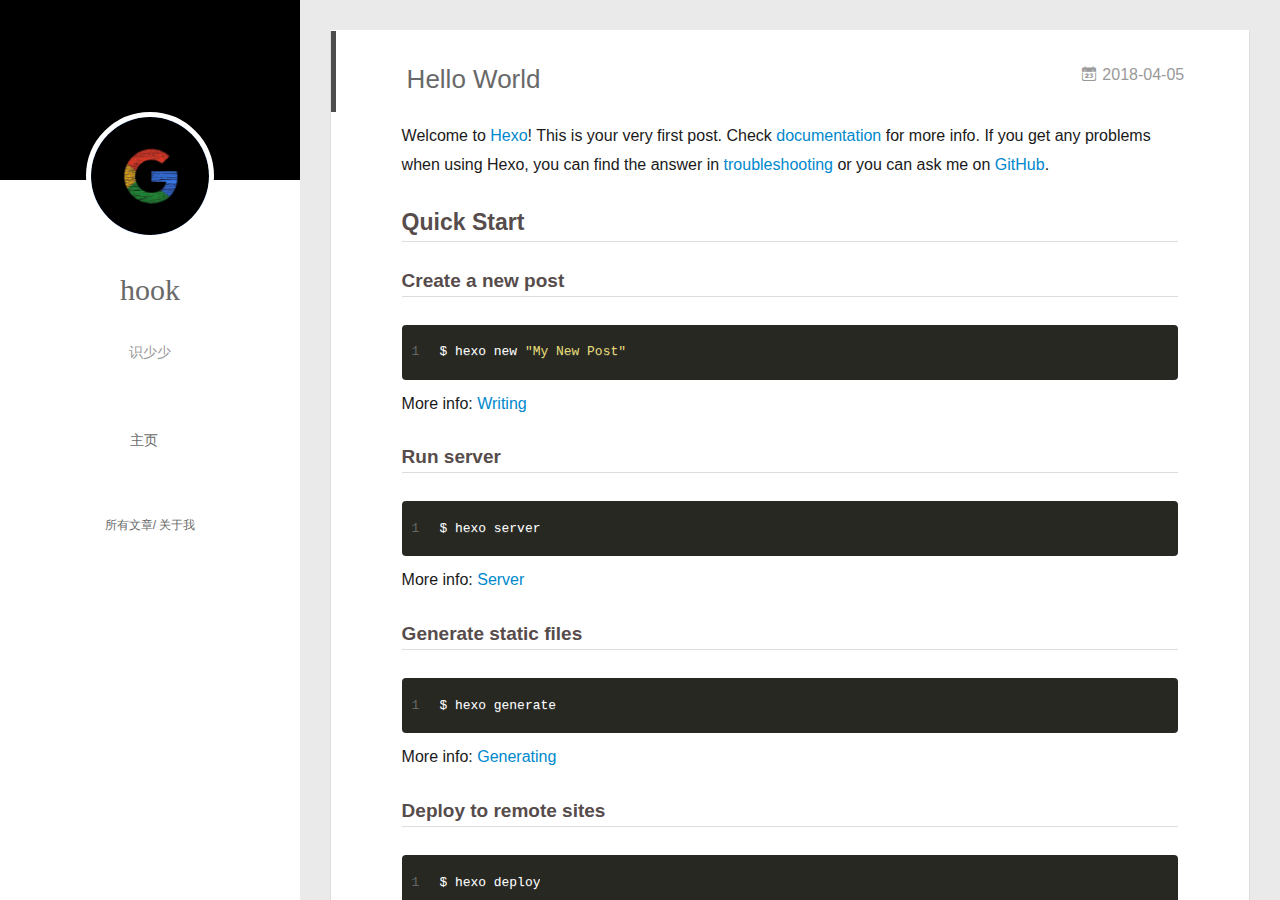
<file: index.html>
<!DOCTYPE html>
<html>
<head>
  <meta charset="utf-8">
  
  <meta name="renderer" content="webkit">
  <meta http-equiv="X-UA-Compatible" content="IE=edge" >
  <link rel="dns-prefetch" href="http://yoursite.com">
  <title>Hexo</title>
  <meta name="viewport" content="width=device-width, initial-scale=1, maximum-scale=1">
  <meta property="og:type" content="website">
<meta property="og:title" content="Hexo">
<meta property="og:url" content="http://yoursite.com/index.html">
<meta property="og:site_name" content="Hexo">
<meta property="og:locale" content="default">
<meta name="twitter:card" content="summary">
<meta name="twitter:title" content="Hexo">
  
    <link rel="alternative" href="/atom.xml" title="Hexo" type="application/atom+xml">
  
  
    <link rel="icon" href="/favicon.png">
  
  <link rel="stylesheet" type="text/css" href="/./main.0cf68a.css">
  <style type="text/css">
  
    #container.show {
      background: linear-gradient(200deg,#a0cfe4,#e8c37e);
    }
  </style>
  

  

</head>

<body>
  <div id="container" q-class="show:isCtnShow">
    <canvas id="anm-canvas" class="anm-canvas"></canvas>
    <div class="left-col" q-class="show:isShow">
      
<div class="overlay" style="background: #000000"></div>
<div class="intrude-less">
	<header id="header" class="inner">
		<a href="/" class="profilepic">
			<img src="/img/g.jpg" class="js-avatar">
		</a>
		<hgroup>
		  <h1 class="header-author"><a href="/">hook</a></h1>
		</hgroup>
		
		<p class="header-subtitle">识少少</p>
		

		<nav class="header-menu">
			<ul>
			
				<li><a href="/">主页</a></li>
	        
			</ul>
		</nav>
		<nav class="header-smart-menu">
    		
    			
    			<a q-on="click: openSlider(e, 'innerArchive')" href="javascript:void(0)">所有文章</a>
    			
            
    			
    			<a q-on="click: openSlider(e, 'aboutme')" href="javascript:void(0)">关于我</a>
    			
            
		</nav>
		<nav class="header-nav">
			<div class="social">
				
			</div>
		</nav>
	</header>		
</div>

    </div>
    <div class="mid-col" q-class="show:isShow,hide:isShow|isFalse">
      
<nav id="mobile-nav">
  	<div class="overlay js-overlay" style="background: #000000"></div>
	<div class="btnctn js-mobile-btnctn">
  		<div class="slider-trigger list" q-on="click: openSlider(e)"><i class="icon icon-sort"></i></div>
	</div>
	<div class="intrude-less">
		<header id="header" class="inner">
			<div class="profilepic">
				<img src="/img/g.jpg" class="js-avatar">
			</div>
			<hgroup>
			  <h1 class="header-author js-header-author">hook</h1>
			</hgroup>
			
			<p class="header-subtitle"><i class="icon icon-quo-left"></i>识少少<i class="icon icon-quo-right"></i></p>
			
			
			
				
			
			
			
			<nav class="header-nav">
				<div class="social">
					
				</div>
			</nav>

			<nav class="header-menu js-header-menu">
				<ul style="width: 50%">
				
				
					<li style="width: 100%"><a href="/">主页</a></li>
		        
				</ul>
			</nav>
		</header>				
	</div>
	<div class="mobile-mask" style="display:none" q-show="isShow"></div>
</nav>

      <div id="wrapper" class="body-wrap">
        <div class="menu-l">
          <div class="canvas-wrap">
            <canvas data-colors="#eaeaea" data-sectionHeight="100" data-contentId="js-content" id="myCanvas1" class="anm-canvas"></canvas>
          </div>
          <div id="js-content" class="content-ll">
            
  
    <article id="post-hello-world" class="article article-type-post  article-index" itemscope itemprop="blogPost">
  <div class="article-inner">
    
      <header class="article-header">
        
  
    <h1 itemprop="name">
      <a class="article-title" href="/2018/04/05/hello-world/">Hello World</a>
    </h1>
  

        
        <a href="/2018/04/05/hello-world/" class="archive-article-date">
  	<time datetime="2018-04-05T15:05:08.458Z" itemprop="datePublished"><i class="icon-calendar icon"></i>2018-04-05</time>
</a>
        
      </header>
    
    <div class="article-entry" itemprop="articleBody">
      
        <p>Welcome to <a href="https://hexo.io/" target="_blank" rel="noopener">Hexo</a>! This is your very first post. Check <a href="https://hexo.io/docs/" target="_blank" rel="noopener">documentation</a> for more info. If you get any problems when using Hexo, you can find the answer in <a href="https://hexo.io/docs/troubleshooting.html" target="_blank" rel="noopener">troubleshooting</a> or you can ask me on <a href="https://github.com/hexojs/hexo/issues" target="_blank" rel="noopener">GitHub</a>.</p>
<h2 id="Quick-Start"><a href="#Quick-Start" class="headerlink" title="Quick Start"></a>Quick Start</h2><h3 id="Create-a-new-post"><a href="#Create-a-new-post" class="headerlink" title="Create a new post"></a>Create a new post</h3><figure class="highlight bash"><table><tr><td class="gutter"><pre><span class="line">1</span><br></pre></td><td class="code"><pre><span class="line">$ hexo new <span class="string">"My New Post"</span></span><br></pre></td></tr></table></figure>
<p>More info: <a href="https://hexo.io/docs/writing.html" target="_blank" rel="noopener">Writing</a></p>
<h3 id="Run-server"><a href="#Run-server" class="headerlink" title="Run server"></a>Run server</h3><figure class="highlight bash"><table><tr><td class="gutter"><pre><span class="line">1</span><br></pre></td><td class="code"><pre><span class="line">$ hexo server</span><br></pre></td></tr></table></figure>
<p>More info: <a href="https://hexo.io/docs/server.html" target="_blank" rel="noopener">Server</a></p>
<h3 id="Generate-static-files"><a href="#Generate-static-files" class="headerlink" title="Generate static files"></a>Generate static files</h3><figure class="highlight bash"><table><tr><td class="gutter"><pre><span class="line">1</span><br></pre></td><td class="code"><pre><span class="line">$ hexo generate</span><br></pre></td></tr></table></figure>
<p>More info: <a href="https://hexo.io/docs/generating.html" target="_blank" rel="noopener">Generating</a></p>
<h3 id="Deploy-to-remote-sites"><a href="#Deploy-to-remote-sites" class="headerlink" title="Deploy to remote sites"></a>Deploy to remote sites</h3><figure class="highlight bash"><table><tr><td class="gutter"><pre><span class="line">1</span><br></pre></td><td class="code"><pre><span class="line">$ hexo deploy</span><br></pre></td></tr></table></figure>
<p>More info: <a href="https://hexo.io/docs/deployment.html" target="_blank" rel="noopener">Deployment</a></p>

      

      
    </div>
    <div class="article-info article-info-index">
      
      
      

      
        <p class="article-more-link">
          <a class="article-more-a" href="/2018/04/05/hello-world/">展开全文 >></a>
        </p>
      

      
      <div class="clearfix"></div>
    </div>
  </div>
</article>

<aside class="wrap-side-operation">
    <div class="mod-side-operation">
        
        <div class="jump-container" id="js-jump-container" style="display:none;">
            <a href="javascript:void(0)" class="mod-side-operation__jump-to-top">
                <i class="icon-font icon-back"></i>
            </a>
            <div id="js-jump-plan-container" class="jump-plan-container" style="top: -11px;">
                <i class="icon-font icon-plane jump-plane"></i>
            </div>
        </div>
        
        
    </div>
</aside>




  
  


          </div>
        </div>
      </div>
      <footer id="footer">
  <div class="outer">
    <div id="footer-info">
    	<div class="footer-left">
    		&copy; 2018 hook
    	</div>
      	<div class="footer-right">
      		<a href="http://hexo.io/" target="_blank">Hexo</a>  Theme <a href="https://github.com/litten/hexo-theme-yilia" target="_blank">Yilia</a> by Litten
      	</div>
    </div>
  </div>
</footer>
    </div>
    <script>
	var yiliaConfig = {
		mathjax: false,
		isHome: true,
		isPost: false,
		isArchive: false,
		isTag: false,
		isCategory: false,
		open_in_new: false,
		toc_hide_index: true,
		root: "/",
		innerArchive: true,
		showTags: false
	}
</script>

<script>!function(t){function n(e){if(r[e])return r[e].exports;var i=r[e]={exports:{},id:e,loaded:!1};return t[e].call(i.exports,i,i.exports,n),i.loaded=!0,i.exports}var r={};n.m=t,n.c=r,n.p="./",n(0)}([function(t,n,r){r(195),t.exports=r(191)},function(t,n,r){var e=r(3),i=r(52),o=r(27),u=r(28),c=r(53),f="prototype",a=function(t,n,r){var s,l,h,v,p=t&a.F,d=t&a.G,y=t&a.S,g=t&a.P,b=t&a.B,m=d?e:y?e[n]||(e[n]={}):(e[n]||{})[f],x=d?i:i[n]||(i[n]={}),w=x[f]||(x[f]={});d&&(r=n);for(s in r)l=!p&&m&&void 0!==m[s],h=(l?m:r)[s],v=b&&l?c(h,e):g&&"function"==typeof h?c(Function.call,h):h,m&&u(m,s,h,t&a.U),x[s]!=h&&o(x,s,v),g&&w[s]!=h&&(w[s]=h)};e.core=i,a.F=1,a.G=2,a.S=4,a.P=8,a.B=16,a.W=32,a.U=64,a.R=128,t.exports=a},function(t,n,r){var e=r(6);t.exports=function(t){if(!e(t))throw TypeError(t+" is not an object!");return t}},function(t,n){var r=t.exports="undefined"!=typeof window&&window.Math==Math?window:"undefined"!=typeof self&&self.Math==Math?self:Function("return this")();"number"==typeof __g&&(__g=r)},function(t,n){t.exports=function(t){try{return!!t()}catch(t){return!0}}},function(t,n){var r=t.exports="undefined"!=typeof window&&window.Math==Math?window:"undefined"!=typeof self&&self.Math==Math?self:Function("return this")();"number"==typeof __g&&(__g=r)},function(t,n){t.exports=function(t){return"object"==typeof t?null!==t:"function"==typeof t}},function(t,n,r){var e=r(126)("wks"),i=r(76),o=r(3).Symbol,u="function"==typeof o;(t.exports=function(t){return e[t]||(e[t]=u&&o[t]||(u?o:i)("Symbol."+t))}).store=e},function(t,n){var r={}.hasOwnProperty;t.exports=function(t,n){return r.call(t,n)}},function(t,n,r){var e=r(94),i=r(33);t.exports=function(t){return e(i(t))}},function(t,n,r){t.exports=!r(4)(function(){return 7!=Object.defineProperty({},"a",{get:function(){return 7}}).a})},function(t,n,r){var e=r(2),i=r(167),o=r(50),u=Object.defineProperty;n.f=r(10)?Object.defineProperty:function(t,n,r){if(e(t),n=o(n,!0),e(r),i)try{return u(t,n,r)}catch(t){}if("get"in r||"set"in r)throw TypeError("Accessors not supported!");return"value"in r&&(t[n]=r.value),t}},function(t,n,r){t.exports=!r(18)(function(){return 7!=Object.defineProperty({},"a",{get:function(){return 7}}).a})},function(t,n,r){var e=r(14),i=r(22);t.exports=r(12)?function(t,n,r){return e.f(t,n,i(1,r))}:function(t,n,r){return t[n]=r,t}},function(t,n,r){var e=r(20),i=r(58),o=r(42),u=Object.defineProperty;n.f=r(12)?Object.defineProperty:function(t,n,r){if(e(t),n=o(n,!0),e(r),i)try{return u(t,n,r)}catch(t){}if("get"in r||"set"in r)throw TypeError("Accessors not supported!");return"value"in r&&(t[n]=r.value),t}},function(t,n,r){var e=r(40)("wks"),i=r(23),o=r(5).Symbol,u="function"==typeof o;(t.exports=function(t){return e[t]||(e[t]=u&&o[t]||(u?o:i)("Symbol."+t))}).store=e},function(t,n,r){var e=r(67),i=Math.min;t.exports=function(t){return t>0?i(e(t),9007199254740991):0}},function(t,n,r){var e=r(46);t.exports=function(t){return Object(e(t))}},function(t,n){t.exports=function(t){try{return!!t()}catch(t){return!0}}},function(t,n,r){var e=r(63),i=r(34);t.exports=Object.keys||function(t){return e(t,i)}},function(t,n,r){var e=r(21);t.exports=function(t){if(!e(t))throw TypeError(t+" is not an object!");return t}},function(t,n){t.exports=function(t){return"object"==typeof t?null!==t:"function"==typeof t}},function(t,n){t.exports=function(t,n){return{enumerable:!(1&t),configurable:!(2&t),writable:!(4&t),value:n}}},function(t,n){var r=0,e=Math.random();t.exports=function(t){return"Symbol(".concat(void 0===t?"":t,")_",(++r+e).toString(36))}},function(t,n){var r={}.hasOwnProperty;t.exports=function(t,n){return r.call(t,n)}},function(t,n){var r=t.exports={version:"2.4.0"};"number"==typeof __e&&(__e=r)},function(t,n){t.exports=function(t){if("function"!=typeof t)throw TypeError(t+" is not a function!");return t}},function(t,n,r){var e=r(11),i=r(66);t.exports=r(10)?function(t,n,r){return e.f(t,n,i(1,r))}:function(t,n,r){return t[n]=r,t}},function(t,n,r){var e=r(3),i=r(27),o=r(24),u=r(76)("src"),c="toString",f=Function[c],a=(""+f).split(c);r(52).inspectSource=function(t){return f.call(t)},(t.exports=function(t,n,r,c){var f="function"==typeof r;f&&(o(r,"name")||i(r,"name",n)),t[n]!==r&&(f&&(o(r,u)||i(r,u,t[n]?""+t[n]:a.join(String(n)))),t===e?t[n]=r:c?t[n]?t[n]=r:i(t,n,r):(delete t[n],i(t,n,r)))})(Function.prototype,c,function(){return"function"==typeof this&&this[u]||f.call(this)})},function(t,n,r){var e=r(1),i=r(4),o=r(46),u=function(t,n,r,e){var i=String(o(t)),u="<"+n;return""!==r&&(u+=" "+r+'="'+String(e).replace(/"/g,"&quot;")+'"'),u+">"+i+"</"+n+">"};t.exports=function(t,n){var r={};r[t]=n(u),e(e.P+e.F*i(function(){var n=""[t]('"');return n!==n.toLowerCase()||n.split('"').length>3}),"String",r)}},function(t,n,r){var e=r(115),i=r(46);t.exports=function(t){return e(i(t))}},function(t,n,r){var e=r(116),i=r(66),o=r(30),u=r(50),c=r(24),f=r(167),a=Object.getOwnPropertyDescriptor;n.f=r(10)?a:function(t,n){if(t=o(t),n=u(n,!0),f)try{return a(t,n)}catch(t){}if(c(t,n))return i(!e.f.call(t,n),t[n])}},function(t,n,r){var e=r(24),i=r(17),o=r(145)("IE_PROTO"),u=Object.prototype;t.exports=Object.getPrototypeOf||function(t){return t=i(t),e(t,o)?t[o]:"function"==typeof t.constructor&&t instanceof t.constructor?t.constructor.prototype:t instanceof Object?u:null}},function(t,n){t.exports=function(t){if(void 0==t)throw TypeError("Can't call method on  "+t);return t}},function(t,n){t.exports="constructor,hasOwnProperty,isPrototypeOf,propertyIsEnumerable,toLocaleString,toString,valueOf".split(",")},function(t,n){t.exports={}},function(t,n){t.exports=!0},function(t,n){n.f={}.propertyIsEnumerable},function(t,n,r){var e=r(14).f,i=r(8),o=r(15)("toStringTag");t.exports=function(t,n,r){t&&!i(t=r?t:t.prototype,o)&&e(t,o,{configurable:!0,value:n})}},function(t,n,r){var e=r(40)("keys"),i=r(23);t.exports=function(t){return e[t]||(e[t]=i(t))}},function(t,n,r){var e=r(5),i="__core-js_shared__",o=e[i]||(e[i]={});t.exports=function(t){return o[t]||(o[t]={})}},function(t,n){var r=Math.ceil,e=Math.floor;t.exports=function(t){return isNaN(t=+t)?0:(t>0?e:r)(t)}},function(t,n,r){var e=r(21);t.exports=function(t,n){if(!e(t))return t;var r,i;if(n&&"function"==typeof(r=t.toString)&&!e(i=r.call(t)))return i;if("function"==typeof(r=t.valueOf)&&!e(i=r.call(t)))return i;if(!n&&"function"==typeof(r=t.toString)&&!e(i=r.call(t)))return i;throw TypeError("Can't convert object to primitive value")}},function(t,n,r){var e=r(5),i=r(25),o=r(36),u=r(44),c=r(14).f;t.exports=function(t){var n=i.Symbol||(i.Symbol=o?{}:e.Symbol||{});"_"==t.charAt(0)||t in n||c(n,t,{value:u.f(t)})}},function(t,n,r){n.f=r(15)},function(t,n){var r={}.toString;t.exports=function(t){return r.call(t).slice(8,-1)}},function(t,n){t.exports=function(t){if(void 0==t)throw TypeError("Can't call method on  "+t);return t}},function(t,n,r){var e=r(4);t.exports=function(t,n){return!!t&&e(function(){n?t.call(null,function(){},1):t.call(null)})}},function(t,n,r){var e=r(53),i=r(115),o=r(17),u=r(16),c=r(203);t.exports=function(t,n){var r=1==t,f=2==t,a=3==t,s=4==t,l=6==t,h=5==t||l,v=n||c;return function(n,c,p){for(var d,y,g=o(n),b=i(g),m=e(c,p,3),x=u(b.length),w=0,S=r?v(n,x):f?v(n,0):void 0;x>w;w++)if((h||w in b)&&(d=b[w],y=m(d,w,g),t))if(r)S[w]=y;else if(y)switch(t){case 3:return!0;case 5:return d;case 6:return w;case 2:S.push(d)}else if(s)return!1;return l?-1:a||s?s:S}}},function(t,n,r){var e=r(1),i=r(52),o=r(4);t.exports=function(t,n){var r=(i.Object||{})[t]||Object[t],u={};u[t]=n(r),e(e.S+e.F*o(function(){r(1)}),"Object",u)}},function(t,n,r){var e=r(6);t.exports=function(t,n){if(!e(t))return t;var r,i;if(n&&"function"==typeof(r=t.toString)&&!e(i=r.call(t)))return i;if("function"==typeof(r=t.valueOf)&&!e(i=r.call(t)))return i;if(!n&&"function"==typeof(r=t.toString)&&!e(i=r.call(t)))return i;throw TypeError("Can't convert object to primitive value")}},function(t,n,r){var e=r(5),i=r(25),o=r(91),u=r(13),c="prototype",f=function(t,n,r){var a,s,l,h=t&f.F,v=t&f.G,p=t&f.S,d=t&f.P,y=t&f.B,g=t&f.W,b=v?i:i[n]||(i[n]={}),m=b[c],x=v?e:p?e[n]:(e[n]||{})[c];v&&(r=n);for(a in r)(s=!h&&x&&void 0!==x[a])&&a in b||(l=s?x[a]:r[a],b[a]=v&&"function"!=typeof x[a]?r[a]:y&&s?o(l,e):g&&x[a]==l?function(t){var n=function(n,r,e){if(this instanceof t){switch(arguments.length){case 0:return new t;case 1:return new t(n);case 2:return new t(n,r)}return new t(n,r,e)}return t.apply(this,arguments)};return n[c]=t[c],n}(l):d&&"function"==typeof l?o(Function.call,l):l,d&&((b.virtual||(b.virtual={}))[a]=l,t&f.R&&m&&!m[a]&&u(m,a,l)))};f.F=1,f.G=2,f.S=4,f.P=8,f.B=16,f.W=32,f.U=64,f.R=128,t.exports=f},function(t,n){var r=t.exports={version:"2.4.0"};"number"==typeof __e&&(__e=r)},function(t,n,r){var e=r(26);t.exports=function(t,n,r){if(e(t),void 0===n)return t;switch(r){case 1:return function(r){return t.call(n,r)};case 2:return function(r,e){return t.call(n,r,e)};case 3:return function(r,e,i){return t.call(n,r,e,i)}}return function(){return t.apply(n,arguments)}}},function(t,n,r){var e=r(183),i=r(1),o=r(126)("metadata"),u=o.store||(o.store=new(r(186))),c=function(t,n,r){var i=u.get(t);if(!i){if(!r)return;u.set(t,i=new e)}var o=i.get(n);if(!o){if(!r)return;i.set(n,o=new e)}return o},f=function(t,n,r){var e=c(n,r,!1);return void 0!==e&&e.has(t)},a=function(t,n,r){var e=c(n,r,!1);return void 0===e?void 0:e.get(t)},s=function(t,n,r,e){c(r,e,!0).set(t,n)},l=function(t,n){var r=c(t,n,!1),e=[];return r&&r.forEach(function(t,n){e.push(n)}),e},h=function(t){return void 0===t||"symbol"==typeof t?t:String(t)},v=function(t){i(i.S,"Reflect",t)};t.exports={store:u,map:c,has:f,get:a,set:s,keys:l,key:h,exp:v}},function(t,n,r){"use strict";if(r(10)){var e=r(69),i=r(3),o=r(4),u=r(1),c=r(127),f=r(152),a=r(53),s=r(68),l=r(66),h=r(27),v=r(73),p=r(67),d=r(16),y=r(75),g=r(50),b=r(24),m=r(180),x=r(114),w=r(6),S=r(17),_=r(137),O=r(70),E=r(32),P=r(71).f,j=r(154),F=r(76),M=r(7),A=r(48),N=r(117),T=r(146),I=r(155),k=r(80),L=r(123),R=r(74),C=r(130),D=r(160),U=r(11),W=r(31),G=U.f,B=W.f,V=i.RangeError,z=i.TypeError,q=i.Uint8Array,K="ArrayBuffer",J="Shared"+K,Y="BYTES_PER_ELEMENT",H="prototype",$=Array[H],X=f.ArrayBuffer,Q=f.DataView,Z=A(0),tt=A(2),nt=A(3),rt=A(4),et=A(5),it=A(6),ot=N(!0),ut=N(!1),ct=I.values,ft=I.keys,at=I.entries,st=$.lastIndexOf,lt=$.reduce,ht=$.reduceRight,vt=$.join,pt=$.sort,dt=$.slice,yt=$.toString,gt=$.toLocaleString,bt=M("iterator"),mt=M("toStringTag"),xt=F("typed_constructor"),wt=F("def_constructor"),St=c.CONSTR,_t=c.TYPED,Ot=c.VIEW,Et="Wrong length!",Pt=A(1,function(t,n){return Tt(T(t,t[wt]),n)}),jt=o(function(){return 1===new q(new Uint16Array([1]).buffer)[0]}),Ft=!!q&&!!q[H].set&&o(function(){new q(1).set({})}),Mt=function(t,n){if(void 0===t)throw z(Et);var r=+t,e=d(t);if(n&&!m(r,e))throw V(Et);return e},At=function(t,n){var r=p(t);if(r<0||r%n)throw V("Wrong offset!");return r},Nt=function(t){if(w(t)&&_t in t)return t;throw z(t+" is not a typed array!")},Tt=function(t,n){if(!(w(t)&&xt in t))throw z("It is not a typed array constructor!");return new t(n)},It=function(t,n){return kt(T(t,t[wt]),n)},kt=function(t,n){for(var r=0,e=n.length,i=Tt(t,e);e>r;)i[r]=n[r++];return i},Lt=function(t,n,r){G(t,n,{get:function(){return this._d[r]}})},Rt=function(t){var n,r,e,i,o,u,c=S(t),f=arguments.length,s=f>1?arguments[1]:void 0,l=void 0!==s,h=j(c);if(void 0!=h&&!_(h)){for(u=h.call(c),e=[],n=0;!(o=u.next()).done;n++)e.push(o.value);c=e}for(l&&f>2&&(s=a(s,arguments[2],2)),n=0,r=d(c.length),i=Tt(this,r);r>n;n++)i[n]=l?s(c[n],n):c[n];return i},Ct=function(){for(var t=0,n=arguments.length,r=Tt(this,n);n>t;)r[t]=arguments[t++];return r},Dt=!!q&&o(function(){gt.call(new q(1))}),Ut=function(){return gt.apply(Dt?dt.call(Nt(this)):Nt(this),arguments)},Wt={copyWithin:function(t,n){return D.call(Nt(this),t,n,arguments.length>2?arguments[2]:void 0)},every:function(t){return rt(Nt(this),t,arguments.length>1?arguments[1]:void 0)},fill:function(t){return C.apply(Nt(this),arguments)},filter:function(t){return It(this,tt(Nt(this),t,arguments.length>1?arguments[1]:void 0))},find:function(t){return et(Nt(this),t,arguments.length>1?arguments[1]:void 0)},findIndex:function(t){return it(Nt(this),t,arguments.length>1?arguments[1]:void 0)},forEach:function(t){Z(Nt(this),t,arguments.length>1?arguments[1]:void 0)},indexOf:function(t){return ut(Nt(this),t,arguments.length>1?arguments[1]:void 0)},includes:function(t){return ot(Nt(this),t,arguments.length>1?arguments[1]:void 0)},join:function(t){return vt.apply(Nt(this),arguments)},lastIndexOf:function(t){return st.apply(Nt(this),arguments)},map:function(t){return Pt(Nt(this),t,arguments.length>1?arguments[1]:void 0)},reduce:function(t){return lt.apply(Nt(this),arguments)},reduceRight:function(t){return ht.apply(Nt(this),arguments)},reverse:function(){for(var t,n=this,r=Nt(n).length,e=Math.floor(r/2),i=0;i<e;)t=n[i],n[i++]=n[--r],n[r]=t;return n},some:function(t){return nt(Nt(this),t,arguments.length>1?arguments[1]:void 0)},sort:function(t){return pt.call(Nt(this),t)},subarray:function(t,n){var r=Nt(this),e=r.length,i=y(t,e);return new(T(r,r[wt]))(r.buffer,r.byteOffset+i*r.BYTES_PER_ELEMENT,d((void 0===n?e:y(n,e))-i))}},Gt=function(t,n){return It(this,dt.call(Nt(this),t,n))},Bt=function(t){Nt(this);var n=At(arguments[1],1),r=this.length,e=S(t),i=d(e.length),o=0;if(i+n>r)throw V(Et);for(;o<i;)this[n+o]=e[o++]},Vt={entries:function(){return at.call(Nt(this))},keys:function(){return ft.call(Nt(this))},values:function(){return ct.call(Nt(this))}},zt=function(t,n){return w(t)&&t[_t]&&"symbol"!=typeof n&&n in t&&String(+n)==String(n)},qt=function(t,n){return zt(t,n=g(n,!0))?l(2,t[n]):B(t,n)},Kt=function(t,n,r){return!(zt(t,n=g(n,!0))&&w(r)&&b(r,"value"))||b(r,"get")||b(r,"set")||r.configurable||b(r,"writable")&&!r.writable||b(r,"enumerable")&&!r.enumerable?G(t,n,r):(t[n]=r.value,t)};St||(W.f=qt,U.f=Kt),u(u.S+u.F*!St,"Object",{getOwnPropertyDescriptor:qt,defineProperty:Kt}),o(function(){yt.call({})})&&(yt=gt=function(){return vt.call(this)});var Jt=v({},Wt);v(Jt,Vt),h(Jt,bt,Vt.values),v(Jt,{slice:Gt,set:Bt,constructor:function(){},toString:yt,toLocaleString:Ut}),Lt(Jt,"buffer","b"),Lt(Jt,"byteOffset","o"),Lt(Jt,"byteLength","l"),Lt(Jt,"length","e"),G(Jt,mt,{get:function(){return this[_t]}}),t.exports=function(t,n,r,f){f=!!f;var a=t+(f?"Clamped":"")+"Array",l="Uint8Array"!=a,v="get"+t,p="set"+t,y=i[a],g=y||{},b=y&&E(y),m=!y||!c.ABV,S={},_=y&&y[H],j=function(t,r){var e=t._d;return e.v[v](r*n+e.o,jt)},F=function(t,r,e){var i=t._d;f&&(e=(e=Math.round(e))<0?0:e>255?255:255&e),i.v[p](r*n+i.o,e,jt)},M=function(t,n){G(t,n,{get:function(){return j(this,n)},set:function(t){return F(this,n,t)},enumerable:!0})};m?(y=r(function(t,r,e,i){s(t,y,a,"_d");var o,u,c,f,l=0,v=0;if(w(r)){if(!(r instanceof X||(f=x(r))==K||f==J))return _t in r?kt(y,r):Rt.call(y,r);o=r,v=At(e,n);var p=r.byteLength;if(void 0===i){if(p%n)throw V(Et);if((u=p-v)<0)throw V(Et)}else if((u=d(i)*n)+v>p)throw V(Et);c=u/n}else c=Mt(r,!0),u=c*n,o=new X(u);for(h(t,"_d",{b:o,o:v,l:u,e:c,v:new Q(o)});l<c;)M(t,l++)}),_=y[H]=O(Jt),h(_,"constructor",y)):L(function(t){new y(null),new y(t)},!0)||(y=r(function(t,r,e,i){s(t,y,a);var o;return w(r)?r instanceof X||(o=x(r))==K||o==J?void 0!==i?new g(r,At(e,n),i):void 0!==e?new g(r,At(e,n)):new g(r):_t in r?kt(y,r):Rt.call(y,r):new g(Mt(r,l))}),Z(b!==Function.prototype?P(g).concat(P(b)):P(g),function(t){t in y||h(y,t,g[t])}),y[H]=_,e||(_.constructor=y));var A=_[bt],N=!!A&&("values"==A.name||void 0==A.name),T=Vt.values;h(y,xt,!0),h(_,_t,a),h(_,Ot,!0),h(_,wt,y),(f?new y(1)[mt]==a:mt in _)||G(_,mt,{get:function(){return a}}),S[a]=y,u(u.G+u.W+u.F*(y!=g),S),u(u.S,a,{BYTES_PER_ELEMENT:n,from:Rt,of:Ct}),Y in _||h(_,Y,n),u(u.P,a,Wt),R(a),u(u.P+u.F*Ft,a,{set:Bt}),u(u.P+u.F*!N,a,Vt),u(u.P+u.F*(_.toString!=yt),a,{toString:yt}),u(u.P+u.F*o(function(){new y(1).slice()}),a,{slice:Gt}),u(u.P+u.F*(o(function(){return[1,2].toLocaleString()!=new y([1,2]).toLocaleString()})||!o(function(){_.toLocaleString.call([1,2])})),a,{toLocaleString:Ut}),k[a]=N?A:T,e||N||h(_,bt,T)}}else t.exports=function(){}},function(t,n){var r={}.toString;t.exports=function(t){return r.call(t).slice(8,-1)}},function(t,n,r){var e=r(21),i=r(5).document,o=e(i)&&e(i.createElement);t.exports=function(t){return o?i.createElement(t):{}}},function(t,n,r){t.exports=!r(12)&&!r(18)(function(){return 7!=Object.defineProperty(r(57)("div"),"a",{get:function(){return 7}}).a})},function(t,n,r){"use strict";var e=r(36),i=r(51),o=r(64),u=r(13),c=r(8),f=r(35),a=r(96),s=r(38),l=r(103),h=r(15)("iterator"),v=!([].keys&&"next"in[].keys()),p="keys",d="values",y=function(){return this};t.exports=function(t,n,r,g,b,m,x){a(r,n,g);var w,S,_,O=function(t){if(!v&&t in F)return F[t];switch(t){case p:case d:return function(){return new r(this,t)}}return function(){return new r(this,t)}},E=n+" Iterator",P=b==d,j=!1,F=t.prototype,M=F[h]||F["@@iterator"]||b&&F[b],A=M||O(b),N=b?P?O("entries"):A:void 0,T="Array"==n?F.entries||M:M;if(T&&(_=l(T.call(new t)))!==Object.prototype&&(s(_,E,!0),e||c(_,h)||u(_,h,y)),P&&M&&M.name!==d&&(j=!0,A=function(){return M.call(this)}),e&&!x||!v&&!j&&F[h]||u(F,h,A),f[n]=A,f[E]=y,b)if(w={values:P?A:O(d),keys:m?A:O(p),entries:N},x)for(S in w)S in F||o(F,S,w[S]);else i(i.P+i.F*(v||j),n,w);return w}},function(t,n,r){var e=r(20),i=r(100),o=r(34),u=r(39)("IE_PROTO"),c=function(){},f="prototype",a=function(){var t,n=r(57)("iframe"),e=o.length;for(n.style.display="none",r(93).appendChild(n),n.src="javascript:",t=n.contentWindow.document,t.open(),t.write("<script>document.F=Object<\/script>"),t.close(),a=t.F;e--;)delete a[f][o[e]];return a()};t.exports=Object.create||function(t,n){var r;return null!==t?(c[f]=e(t),r=new c,c[f]=null,r[u]=t):r=a(),void 0===n?r:i(r,n)}},function(t,n,r){var e=r(63),i=r(34).concat("length","prototype");n.f=Object.getOwnPropertyNames||function(t){return e(t,i)}},function(t,n){n.f=Object.getOwnPropertySymbols},function(t,n,r){var e=r(8),i=r(9),o=r(90)(!1),u=r(39)("IE_PROTO");t.exports=function(t,n){var r,c=i(t),f=0,a=[];for(r in c)r!=u&&e(c,r)&&a.push(r);for(;n.length>f;)e(c,r=n[f++])&&(~o(a,r)||a.push(r));return a}},function(t,n,r){t.exports=r(13)},function(t,n,r){var e=r(76)("meta"),i=r(6),o=r(24),u=r(11).f,c=0,f=Object.isExtensible||function(){return!0},a=!r(4)(function(){return f(Object.preventExtensions({}))}),s=function(t){u(t,e,{value:{i:"O"+ ++c,w:{}}})},l=function(t,n){if(!i(t))return"symbol"==typeof t?t:("string"==typeof t?"S":"P")+t;if(!o(t,e)){if(!f(t))return"F";if(!n)return"E";s(t)}return t[e].i},h=function(t,n){if(!o(t,e)){if(!f(t))return!0;if(!n)return!1;s(t)}return t[e].w},v=function(t){return a&&p.NEED&&f(t)&&!o(t,e)&&s(t),t},p=t.exports={KEY:e,NEED:!1,fastKey:l,getWeak:h,onFreeze:v}},function(t,n){t.exports=function(t,n){return{enumerable:!(1&t),configurable:!(2&t),writable:!(4&t),value:n}}},function(t,n){var r=Math.ceil,e=Math.floor;t.exports=function(t){return isNaN(t=+t)?0:(t>0?e:r)(t)}},function(t,n){t.exports=function(t,n,r,e){if(!(t instanceof n)||void 0!==e&&e in t)throw TypeError(r+": incorrect invocation!");return t}},function(t,n){t.exports=!1},function(t,n,r){var e=r(2),i=r(173),o=r(133),u=r(145)("IE_PROTO"),c=function(){},f="prototype",a=function(){var t,n=r(132)("iframe"),e=o.length;for(n.style.display="none",r(135).appendChild(n),n.src="javascript:",t=n.contentWindow.document,t.open(),t.write("<script>document.F=Object<\/script>"),t.close(),a=t.F;e--;)delete a[f][o[e]];return a()};t.exports=Object.create||function(t,n){var r;return null!==t?(c[f]=e(t),r=new c,c[f]=null,r[u]=t):r=a(),void 0===n?r:i(r,n)}},function(t,n,r){var e=r(175),i=r(133).concat("length","prototype");n.f=Object.getOwnPropertyNames||function(t){return e(t,i)}},function(t,n,r){var e=r(175),i=r(133);t.exports=Object.keys||function(t){return e(t,i)}},function(t,n,r){var e=r(28);t.exports=function(t,n,r){for(var i in n)e(t,i,n[i],r);return t}},function(t,n,r){"use strict";var e=r(3),i=r(11),o=r(10),u=r(7)("species");t.exports=function(t){var n=e[t];o&&n&&!n[u]&&i.f(n,u,{configurable:!0,get:function(){return this}})}},function(t,n,r){var e=r(67),i=Math.max,o=Math.min;t.exports=function(t,n){return t=e(t),t<0?i(t+n,0):o(t,n)}},function(t,n){var r=0,e=Math.random();t.exports=function(t){return"Symbol(".concat(void 0===t?"":t,")_",(++r+e).toString(36))}},function(t,n,r){var e=r(33);t.exports=function(t){return Object(e(t))}},function(t,n,r){var e=r(7)("unscopables"),i=Array.prototype;void 0==i[e]&&r(27)(i,e,{}),t.exports=function(t){i[e][t]=!0}},function(t,n,r){var e=r(53),i=r(169),o=r(137),u=r(2),c=r(16),f=r(154),a={},s={},n=t.exports=function(t,n,r,l,h){var v,p,d,y,g=h?function(){return t}:f(t),b=e(r,l,n?2:1),m=0;if("function"!=typeof g)throw TypeError(t+" is not iterable!");if(o(g)){for(v=c(t.length);v>m;m++)if((y=n?b(u(p=t[m])[0],p[1]):b(t[m]))===a||y===s)return y}else for(d=g.call(t);!(p=d.next()).done;)if((y=i(d,b,p.value,n))===a||y===s)return y};n.BREAK=a,n.RETURN=s},function(t,n){t.exports={}},function(t,n,r){var e=r(11).f,i=r(24),o=r(7)("toStringTag");t.exports=function(t,n,r){t&&!i(t=r?t:t.prototype,o)&&e(t,o,{configurable:!0,value:n})}},function(t,n,r){var e=r(1),i=r(46),o=r(4),u=r(150),c="["+u+"]",f="​",a=RegExp("^"+c+c+"*"),s=RegExp(c+c+"*$"),l=function(t,n,r){var i={},c=o(function(){return!!u[t]()||f[t]()!=f}),a=i[t]=c?n(h):u[t];r&&(i[r]=a),e(e.P+e.F*c,"String",i)},h=l.trim=function(t,n){return t=String(i(t)),1&n&&(t=t.replace(a,"")),2&n&&(t=t.replace(s,"")),t};t.exports=l},function(t,n,r){t.exports={default:r(86),__esModule:!0}},function(t,n,r){t.exports={default:r(87),__esModule:!0}},function(t,n,r){"use strict";function e(t){return t&&t.__esModule?t:{default:t}}n.__esModule=!0;var i=r(84),o=e(i),u=r(83),c=e(u),f="function"==typeof c.default&&"symbol"==typeof o.default?function(t){return typeof t}:function(t){return t&&"function"==typeof c.default&&t.constructor===c.default&&t!==c.default.prototype?"symbol":typeof t};n.default="function"==typeof c.default&&"symbol"===f(o.default)?function(t){return void 0===t?"undefined":f(t)}:function(t){return t&&"function"==typeof c.default&&t.constructor===c.default&&t!==c.default.prototype?"symbol":void 0===t?"undefined":f(t)}},function(t,n,r){r(110),r(108),r(111),r(112),t.exports=r(25).Symbol},function(t,n,r){r(109),r(113),t.exports=r(44).f("iterator")},function(t,n){t.exports=function(t){if("function"!=typeof t)throw TypeError(t+" is not a function!");return t}},function(t,n){t.exports=function(){}},function(t,n,r){var e=r(9),i=r(106),o=r(105);t.exports=function(t){return function(n,r,u){var c,f=e(n),a=i(f.length),s=o(u,a);if(t&&r!=r){for(;a>s;)if((c=f[s++])!=c)return!0}else for(;a>s;s++)if((t||s in f)&&f[s]===r)return t||s||0;return!t&&-1}}},function(t,n,r){var e=r(88);t.exports=function(t,n,r){if(e(t),void 0===n)return t;switch(r){case 1:return function(r){return t.call(n,r)};case 2:return function(r,e){return t.call(n,r,e)};case 3:return function(r,e,i){return t.call(n,r,e,i)}}return function(){return t.apply(n,arguments)}}},function(t,n,r){var e=r(19),i=r(62),o=r(37);t.exports=function(t){var n=e(t),r=i.f;if(r)for(var u,c=r(t),f=o.f,a=0;c.length>a;)f.call(t,u=c[a++])&&n.push(u);return n}},function(t,n,r){t.exports=r(5).document&&document.documentElement},function(t,n,r){var e=r(56);t.exports=Object("z").propertyIsEnumerable(0)?Object:function(t){return"String"==e(t)?t.split(""):Object(t)}},function(t,n,r){var e=r(56);t.exports=Array.isArray||function(t){return"Array"==e(t)}},function(t,n,r){"use strict";var e=r(60),i=r(22),o=r(38),u={};r(13)(u,r(15)("iterator"),function(){return this}),t.exports=function(t,n,r){t.prototype=e(u,{next:i(1,r)}),o(t,n+" Iterator")}},function(t,n){t.exports=function(t,n){return{value:n,done:!!t}}},function(t,n,r){var e=r(19),i=r(9);t.exports=function(t,n){for(var r,o=i(t),u=e(o),c=u.length,f=0;c>f;)if(o[r=u[f++]]===n)return r}},function(t,n,r){var e=r(23)("meta"),i=r(21),o=r(8),u=r(14).f,c=0,f=Object.isExtensible||function(){return!0},a=!r(18)(function(){return f(Object.preventExtensions({}))}),s=function(t){u(t,e,{value:{i:"O"+ ++c,w:{}}})},l=function(t,n){if(!i(t))return"symbol"==typeof t?t:("string"==typeof t?"S":"P")+t;if(!o(t,e)){if(!f(t))return"F";if(!n)return"E";s(t)}return t[e].i},h=function(t,n){if(!o(t,e)){if(!f(t))return!0;if(!n)return!1;s(t)}return t[e].w},v=function(t){return a&&p.NEED&&f(t)&&!o(t,e)&&s(t),t},p=t.exports={KEY:e,NEED:!1,fastKey:l,getWeak:h,onFreeze:v}},function(t,n,r){var e=r(14),i=r(20),o=r(19);t.exports=r(12)?Object.defineProperties:function(t,n){i(t);for(var r,u=o(n),c=u.length,f=0;c>f;)e.f(t,r=u[f++],n[r]);return t}},function(t,n,r){var e=r(37),i=r(22),o=r(9),u=r(42),c=r(8),f=r(58),a=Object.getOwnPropertyDescriptor;n.f=r(12)?a:function(t,n){if(t=o(t),n=u(n,!0),f)try{return a(t,n)}catch(t){}if(c(t,n))return i(!e.f.call(t,n),t[n])}},function(t,n,r){var e=r(9),i=r(61).f,o={}.toString,u="object"==typeof window&&window&&Object.getOwnPropertyNames?Object.getOwnPropertyNames(window):[],c=function(t){try{return i(t)}catch(t){return u.slice()}};t.exports.f=function(t){return u&&"[object Window]"==o.call(t)?c(t):i(e(t))}},function(t,n,r){var e=r(8),i=r(77),o=r(39)("IE_PROTO"),u=Object.prototype;t.exports=Object.getPrototypeOf||function(t){return t=i(t),e(t,o)?t[o]:"function"==typeof t.constructor&&t instanceof t.constructor?t.constructor.prototype:t instanceof Object?u:null}},function(t,n,r){var e=r(41),i=r(33);t.exports=function(t){return function(n,r){var o,u,c=String(i(n)),f=e(r),a=c.length;return f<0||f>=a?t?"":void 0:(o=c.charCodeAt(f),o<55296||o>56319||f+1===a||(u=c.charCodeAt(f+1))<56320||u>57343?t?c.charAt(f):o:t?c.slice(f,f+2):u-56320+(o-55296<<10)+65536)}}},function(t,n,r){var e=r(41),i=Math.max,o=Math.min;t.exports=function(t,n){return t=e(t),t<0?i(t+n,0):o(t,n)}},function(t,n,r){var e=r(41),i=Math.min;t.exports=function(t){return t>0?i(e(t),9007199254740991):0}},function(t,n,r){"use strict";var e=r(89),i=r(97),o=r(35),u=r(9);t.exports=r(59)(Array,"Array",function(t,n){this._t=u(t),this._i=0,this._k=n},function(){var t=this._t,n=this._k,r=this._i++;return!t||r>=t.length?(this._t=void 0,i(1)):"keys"==n?i(0,r):"values"==n?i(0,t[r]):i(0,[r,t[r]])},"values"),o.Arguments=o.Array,e("keys"),e("values"),e("entries")},function(t,n){},function(t,n,r){"use strict";var e=r(104)(!0);r(59)(String,"String",function(t){this._t=String(t),this._i=0},function(){var t,n=this._t,r=this._i;return r>=n.length?{value:void 0,done:!0}:(t=e(n,r),this._i+=t.length,{value:t,done:!1})})},function(t,n,r){"use strict";var e=r(5),i=r(8),o=r(12),u=r(51),c=r(64),f=r(99).KEY,a=r(18),s=r(40),l=r(38),h=r(23),v=r(15),p=r(44),d=r(43),y=r(98),g=r(92),b=r(95),m=r(20),x=r(9),w=r(42),S=r(22),_=r(60),O=r(102),E=r(101),P=r(14),j=r(19),F=E.f,M=P.f,A=O.f,N=e.Symbol,T=e.JSON,I=T&&T.stringify,k="prototype",L=v("_hidden"),R=v("toPrimitive"),C={}.propertyIsEnumerable,D=s("symbol-registry"),U=s("symbols"),W=s("op-symbols"),G=Object[k],B="function"==typeof N,V=e.QObject,z=!V||!V[k]||!V[k].findChild,q=o&&a(function(){return 7!=_(M({},"a",{get:function(){return M(this,"a",{value:7}).a}})).a})?function(t,n,r){var e=F(G,n);e&&delete G[n],M(t,n,r),e&&t!==G&&M(G,n,e)}:M,K=function(t){var n=U[t]=_(N[k]);return n._k=t,n},J=B&&"symbol"==typeof N.iterator?function(t){return"symbol"==typeof t}:function(t){return t instanceof N},Y=function(t,n,r){return t===G&&Y(W,n,r),m(t),n=w(n,!0),m(r),i(U,n)?(r.enumerable?(i(t,L)&&t[L][n]&&(t[L][n]=!1),r=_(r,{enumerable:S(0,!1)})):(i(t,L)||M(t,L,S(1,{})),t[L][n]=!0),q(t,n,r)):M(t,n,r)},H=function(t,n){m(t);for(var r,e=g(n=x(n)),i=0,o=e.length;o>i;)Y(t,r=e[i++],n[r]);return t},$=function(t,n){return void 0===n?_(t):H(_(t),n)},X=function(t){var n=C.call(this,t=w(t,!0));return!(this===G&&i(U,t)&&!i(W,t))&&(!(n||!i(this,t)||!i(U,t)||i(this,L)&&this[L][t])||n)},Q=function(t,n){if(t=x(t),n=w(n,!0),t!==G||!i(U,n)||i(W,n)){var r=F(t,n);return!r||!i(U,n)||i(t,L)&&t[L][n]||(r.enumerable=!0),r}},Z=function(t){for(var n,r=A(x(t)),e=[],o=0;r.length>o;)i(U,n=r[o++])||n==L||n==f||e.push(n);return e},tt=function(t){for(var n,r=t===G,e=A(r?W:x(t)),o=[],u=0;e.length>u;)!i(U,n=e[u++])||r&&!i(G,n)||o.push(U[n]);return o};B||(N=function(){if(this instanceof N)throw TypeError("Symbol is not a constructor!");var t=h(arguments.length>0?arguments[0]:void 0),n=function(r){this===G&&n.call(W,r),i(this,L)&&i(this[L],t)&&(this[L][t]=!1),q(this,t,S(1,r))};return o&&z&&q(G,t,{configurable:!0,set:n}),K(t)},c(N[k],"toString",function(){return this._k}),E.f=Q,P.f=Y,r(61).f=O.f=Z,r(37).f=X,r(62).f=tt,o&&!r(36)&&c(G,"propertyIsEnumerable",X,!0),p.f=function(t){return K(v(t))}),u(u.G+u.W+u.F*!B,{Symbol:N});for(var nt="hasInstance,isConcatSpreadable,iterator,match,replace,search,species,split,toPrimitive,toStringTag,unscopables".split(","),rt=0;nt.length>rt;)v(nt[rt++]);for(var nt=j(v.store),rt=0;nt.length>rt;)d(nt[rt++]);u(u.S+u.F*!B,"Symbol",{for:function(t){return i(D,t+="")?D[t]:D[t]=N(t)},keyFor:function(t){if(J(t))return y(D,t);throw TypeError(t+" is not a symbol!")},useSetter:function(){z=!0},useSimple:function(){z=!1}}),u(u.S+u.F*!B,"Object",{create:$,defineProperty:Y,defineProperties:H,getOwnPropertyDescriptor:Q,getOwnPropertyNames:Z,getOwnPropertySymbols:tt}),T&&u(u.S+u.F*(!B||a(function(){var t=N();return"[null]"!=I([t])||"{}"!=I({a:t})||"{}"!=I(Object(t))})),"JSON",{stringify:function(t){if(void 0!==t&&!J(t)){for(var n,r,e=[t],i=1;arguments.length>i;)e.push(arguments[i++]);return n=e[1],"function"==typeof n&&(r=n),!r&&b(n)||(n=function(t,n){if(r&&(n=r.call(this,t,n)),!J(n))return n}),e[1]=n,I.apply(T,e)}}}),N[k][R]||r(13)(N[k],R,N[k].valueOf),l(N,"Symbol"),l(Math,"Math",!0),l(e.JSON,"JSON",!0)},function(t,n,r){r(43)("asyncIterator")},function(t,n,r){r(43)("observable")},function(t,n,r){r(107);for(var e=r(5),i=r(13),o=r(35),u=r(15)("toStringTag"),c=["NodeList","DOMTokenList","MediaList","StyleSheetList","CSSRuleList"],f=0;f<5;f++){var a=c[f],s=e[a],l=s&&s.prototype;l&&!l[u]&&i(l,u,a),o[a]=o.Array}},function(t,n,r){var e=r(45),i=r(7)("toStringTag"),o="Arguments"==e(function(){return arguments}()),u=function(t,n){try{return t[n]}catch(t){}};t.exports=function(t){var n,r,c;return void 0===t?"Undefined":null===t?"Null":"string"==typeof(r=u(n=Object(t),i))?r:o?e(n):"Object"==(c=e(n))&&"function"==typeof n.callee?"Arguments":c}},function(t,n,r){var e=r(45);t.exports=Object("z").propertyIsEnumerable(0)?Object:function(t){return"String"==e(t)?t.split(""):Object(t)}},function(t,n){n.f={}.propertyIsEnumerable},function(t,n,r){var e=r(30),i=r(16),o=r(75);t.exports=function(t){return function(n,r,u){var c,f=e(n),a=i(f.length),s=o(u,a);if(t&&r!=r){for(;a>s;)if((c=f[s++])!=c)return!0}else for(;a>s;s++)if((t||s in f)&&f[s]===r)return t||s||0;return!t&&-1}}},function(t,n,r){"use strict";var e=r(3),i=r(1),o=r(28),u=r(73),c=r(65),f=r(79),a=r(68),s=r(6),l=r(4),h=r(123),v=r(81),p=r(136);t.exports=function(t,n,r,d,y,g){var b=e[t],m=b,x=y?"set":"add",w=m&&m.prototype,S={},_=function(t){var n=w[t];o(w,t,"delete"==t?function(t){return!(g&&!s(t))&&n.call(this,0===t?0:t)}:"has"==t?function(t){return!(g&&!s(t))&&n.call(this,0===t?0:t)}:"get"==t?function(t){return g&&!s(t)?void 0:n.call(this,0===t?0:t)}:"add"==t?function(t){return n.call(this,0===t?0:t),this}:function(t,r){return n.call(this,0===t?0:t,r),this})};if("function"==typeof m&&(g||w.forEach&&!l(function(){(new m).entries().next()}))){var O=new m,E=O[x](g?{}:-0,1)!=O,P=l(function(){O.has(1)}),j=h(function(t){new m(t)}),F=!g&&l(function(){for(var t=new m,n=5;n--;)t[x](n,n);return!t.has(-0)});j||(m=n(function(n,r){a(n,m,t);var e=p(new b,n,m);return void 0!=r&&f(r,y,e[x],e),e}),m.prototype=w,w.constructor=m),(P||F)&&(_("delete"),_("has"),y&&_("get")),(F||E)&&_(x),g&&w.clear&&delete w.clear}else m=d.getConstructor(n,t,y,x),u(m.prototype,r),c.NEED=!0;return v(m,t),S[t]=m,i(i.G+i.W+i.F*(m!=b),S),g||d.setStrong(m,t,y),m}},function(t,n,r){"use strict";var e=r(27),i=r(28),o=r(4),u=r(46),c=r(7);t.exports=function(t,n,r){var f=c(t),a=r(u,f,""[t]),s=a[0],l=a[1];o(function(){var n={};return n[f]=function(){return 7},7!=""[t](n)})&&(i(String.prototype,t,s),e(RegExp.prototype,f,2==n?function(t,n){return l.call(t,this,n)}:function(t){return l.call(t,this)}))}
},function(t,n,r){"use strict";var e=r(2);t.exports=function(){var t=e(this),n="";return t.global&&(n+="g"),t.ignoreCase&&(n+="i"),t.multiline&&(n+="m"),t.unicode&&(n+="u"),t.sticky&&(n+="y"),n}},function(t,n){t.exports=function(t,n,r){var e=void 0===r;switch(n.length){case 0:return e?t():t.call(r);case 1:return e?t(n[0]):t.call(r,n[0]);case 2:return e?t(n[0],n[1]):t.call(r,n[0],n[1]);case 3:return e?t(n[0],n[1],n[2]):t.call(r,n[0],n[1],n[2]);case 4:return e?t(n[0],n[1],n[2],n[3]):t.call(r,n[0],n[1],n[2],n[3])}return t.apply(r,n)}},function(t,n,r){var e=r(6),i=r(45),o=r(7)("match");t.exports=function(t){var n;return e(t)&&(void 0!==(n=t[o])?!!n:"RegExp"==i(t))}},function(t,n,r){var e=r(7)("iterator"),i=!1;try{var o=[7][e]();o.return=function(){i=!0},Array.from(o,function(){throw 2})}catch(t){}t.exports=function(t,n){if(!n&&!i)return!1;var r=!1;try{var o=[7],u=o[e]();u.next=function(){return{done:r=!0}},o[e]=function(){return u},t(o)}catch(t){}return r}},function(t,n,r){t.exports=r(69)||!r(4)(function(){var t=Math.random();__defineSetter__.call(null,t,function(){}),delete r(3)[t]})},function(t,n){n.f=Object.getOwnPropertySymbols},function(t,n,r){var e=r(3),i="__core-js_shared__",o=e[i]||(e[i]={});t.exports=function(t){return o[t]||(o[t]={})}},function(t,n,r){for(var e,i=r(3),o=r(27),u=r(76),c=u("typed_array"),f=u("view"),a=!(!i.ArrayBuffer||!i.DataView),s=a,l=0,h="Int8Array,Uint8Array,Uint8ClampedArray,Int16Array,Uint16Array,Int32Array,Uint32Array,Float32Array,Float64Array".split(",");l<9;)(e=i[h[l++]])?(o(e.prototype,c,!0),o(e.prototype,f,!0)):s=!1;t.exports={ABV:a,CONSTR:s,TYPED:c,VIEW:f}},function(t,n){"use strict";var r={versions:function(){var t=window.navigator.userAgent;return{trident:t.indexOf("Trident")>-1,presto:t.indexOf("Presto")>-1,webKit:t.indexOf("AppleWebKit")>-1,gecko:t.indexOf("Gecko")>-1&&-1==t.indexOf("KHTML"),mobile:!!t.match(/AppleWebKit.*Mobile.*/),ios:!!t.match(/\(i[^;]+;( U;)? CPU.+Mac OS X/),android:t.indexOf("Android")>-1||t.indexOf("Linux")>-1,iPhone:t.indexOf("iPhone")>-1||t.indexOf("Mac")>-1,iPad:t.indexOf("iPad")>-1,webApp:-1==t.indexOf("Safari"),weixin:-1==t.indexOf("MicroMessenger")}}()};t.exports=r},function(t,n,r){"use strict";var e=r(85),i=function(t){return t&&t.__esModule?t:{default:t}}(e),o=function(){function t(t,n,e){return n||e?String.fromCharCode(n||e):r[t]||t}function n(t){return e[t]}var r={"&quot;":'"',"&lt;":"<","&gt;":">","&amp;":"&","&nbsp;":" "},e={};for(var u in r)e[r[u]]=u;return r["&apos;"]="'",e["'"]="&#39;",{encode:function(t){return t?(""+t).replace(/['<> "&]/g,n).replace(/\r?\n/g,"<br/>").replace(/\s/g,"&nbsp;"):""},decode:function(n){return n?(""+n).replace(/<br\s*\/?>/gi,"\n").replace(/&quot;|&lt;|&gt;|&amp;|&nbsp;|&apos;|&#(\d+);|&#(\d+)/g,t).replace(/\u00a0/g," "):""},encodeBase16:function(t){if(!t)return t;t+="";for(var n=[],r=0,e=t.length;e>r;r++)n.push(t.charCodeAt(r).toString(16).toUpperCase());return n.join("")},encodeBase16forJSON:function(t){if(!t)return t;t=t.replace(/[\u4E00-\u9FBF]/gi,function(t){return escape(t).replace("%u","\\u")});for(var n=[],r=0,e=t.length;e>r;r++)n.push(t.charCodeAt(r).toString(16).toUpperCase());return n.join("")},decodeBase16:function(t){if(!t)return t;t+="";for(var n=[],r=0,e=t.length;e>r;r+=2)n.push(String.fromCharCode("0x"+t.slice(r,r+2)));return n.join("")},encodeObject:function(t){if(t instanceof Array)for(var n=0,r=t.length;r>n;n++)t[n]=o.encodeObject(t[n]);else if("object"==(void 0===t?"undefined":(0,i.default)(t)))for(var e in t)t[e]=o.encodeObject(t[e]);else if("string"==typeof t)return o.encode(t);return t},loadScript:function(t){var n=document.createElement("script");document.getElementsByTagName("body")[0].appendChild(n),n.setAttribute("src",t)},addLoadEvent:function(t){var n=window.onload;"function"!=typeof window.onload?window.onload=t:window.onload=function(){n(),t()}}}}();t.exports=o},function(t,n,r){"use strict";var e=r(17),i=r(75),o=r(16);t.exports=function(t){for(var n=e(this),r=o(n.length),u=arguments.length,c=i(u>1?arguments[1]:void 0,r),f=u>2?arguments[2]:void 0,a=void 0===f?r:i(f,r);a>c;)n[c++]=t;return n}},function(t,n,r){"use strict";var e=r(11),i=r(66);t.exports=function(t,n,r){n in t?e.f(t,n,i(0,r)):t[n]=r}},function(t,n,r){var e=r(6),i=r(3).document,o=e(i)&&e(i.createElement);t.exports=function(t){return o?i.createElement(t):{}}},function(t,n){t.exports="constructor,hasOwnProperty,isPrototypeOf,propertyIsEnumerable,toLocaleString,toString,valueOf".split(",")},function(t,n,r){var e=r(7)("match");t.exports=function(t){var n=/./;try{"/./"[t](n)}catch(r){try{return n[e]=!1,!"/./"[t](n)}catch(t){}}return!0}},function(t,n,r){t.exports=r(3).document&&document.documentElement},function(t,n,r){var e=r(6),i=r(144).set;t.exports=function(t,n,r){var o,u=n.constructor;return u!==r&&"function"==typeof u&&(o=u.prototype)!==r.prototype&&e(o)&&i&&i(t,o),t}},function(t,n,r){var e=r(80),i=r(7)("iterator"),o=Array.prototype;t.exports=function(t){return void 0!==t&&(e.Array===t||o[i]===t)}},function(t,n,r){var e=r(45);t.exports=Array.isArray||function(t){return"Array"==e(t)}},function(t,n,r){"use strict";var e=r(70),i=r(66),o=r(81),u={};r(27)(u,r(7)("iterator"),function(){return this}),t.exports=function(t,n,r){t.prototype=e(u,{next:i(1,r)}),o(t,n+" Iterator")}},function(t,n,r){"use strict";var e=r(69),i=r(1),o=r(28),u=r(27),c=r(24),f=r(80),a=r(139),s=r(81),l=r(32),h=r(7)("iterator"),v=!([].keys&&"next"in[].keys()),p="keys",d="values",y=function(){return this};t.exports=function(t,n,r,g,b,m,x){a(r,n,g);var w,S,_,O=function(t){if(!v&&t in F)return F[t];switch(t){case p:case d:return function(){return new r(this,t)}}return function(){return new r(this,t)}},E=n+" Iterator",P=b==d,j=!1,F=t.prototype,M=F[h]||F["@@iterator"]||b&&F[b],A=M||O(b),N=b?P?O("entries"):A:void 0,T="Array"==n?F.entries||M:M;if(T&&(_=l(T.call(new t)))!==Object.prototype&&(s(_,E,!0),e||c(_,h)||u(_,h,y)),P&&M&&M.name!==d&&(j=!0,A=function(){return M.call(this)}),e&&!x||!v&&!j&&F[h]||u(F,h,A),f[n]=A,f[E]=y,b)if(w={values:P?A:O(d),keys:m?A:O(p),entries:N},x)for(S in w)S in F||o(F,S,w[S]);else i(i.P+i.F*(v||j),n,w);return w}},function(t,n){var r=Math.expm1;t.exports=!r||r(10)>22025.465794806718||r(10)<22025.465794806718||-2e-17!=r(-2e-17)?function(t){return 0==(t=+t)?t:t>-1e-6&&t<1e-6?t+t*t/2:Math.exp(t)-1}:r},function(t,n){t.exports=Math.sign||function(t){return 0==(t=+t)||t!=t?t:t<0?-1:1}},function(t,n,r){var e=r(3),i=r(151).set,o=e.MutationObserver||e.WebKitMutationObserver,u=e.process,c=e.Promise,f="process"==r(45)(u);t.exports=function(){var t,n,r,a=function(){var e,i;for(f&&(e=u.domain)&&e.exit();t;){i=t.fn,t=t.next;try{i()}catch(e){throw t?r():n=void 0,e}}n=void 0,e&&e.enter()};if(f)r=function(){u.nextTick(a)};else if(o){var s=!0,l=document.createTextNode("");new o(a).observe(l,{characterData:!0}),r=function(){l.data=s=!s}}else if(c&&c.resolve){var h=c.resolve();r=function(){h.then(a)}}else r=function(){i.call(e,a)};return function(e){var i={fn:e,next:void 0};n&&(n.next=i),t||(t=i,r()),n=i}}},function(t,n,r){var e=r(6),i=r(2),o=function(t,n){if(i(t),!e(n)&&null!==n)throw TypeError(n+": can't set as prototype!")};t.exports={set:Object.setPrototypeOf||("__proto__"in{}?function(t,n,e){try{e=r(53)(Function.call,r(31).f(Object.prototype,"__proto__").set,2),e(t,[]),n=!(t instanceof Array)}catch(t){n=!0}return function(t,r){return o(t,r),n?t.__proto__=r:e(t,r),t}}({},!1):void 0),check:o}},function(t,n,r){var e=r(126)("keys"),i=r(76);t.exports=function(t){return e[t]||(e[t]=i(t))}},function(t,n,r){var e=r(2),i=r(26),o=r(7)("species");t.exports=function(t,n){var r,u=e(t).constructor;return void 0===u||void 0==(r=e(u)[o])?n:i(r)}},function(t,n,r){var e=r(67),i=r(46);t.exports=function(t){return function(n,r){var o,u,c=String(i(n)),f=e(r),a=c.length;return f<0||f>=a?t?"":void 0:(o=c.charCodeAt(f),o<55296||o>56319||f+1===a||(u=c.charCodeAt(f+1))<56320||u>57343?t?c.charAt(f):o:t?c.slice(f,f+2):u-56320+(o-55296<<10)+65536)}}},function(t,n,r){var e=r(122),i=r(46);t.exports=function(t,n,r){if(e(n))throw TypeError("String#"+r+" doesn't accept regex!");return String(i(t))}},function(t,n,r){"use strict";var e=r(67),i=r(46);t.exports=function(t){var n=String(i(this)),r="",o=e(t);if(o<0||o==1/0)throw RangeError("Count can't be negative");for(;o>0;(o>>>=1)&&(n+=n))1&o&&(r+=n);return r}},function(t,n){t.exports="\t\n\v\f\r   ᠎             　\u2028\u2029\ufeff"},function(t,n,r){var e,i,o,u=r(53),c=r(121),f=r(135),a=r(132),s=r(3),l=s.process,h=s.setImmediate,v=s.clearImmediate,p=s.MessageChannel,d=0,y={},g="onreadystatechange",b=function(){var t=+this;if(y.hasOwnProperty(t)){var n=y[t];delete y[t],n()}},m=function(t){b.call(t.data)};h&&v||(h=function(t){for(var n=[],r=1;arguments.length>r;)n.push(arguments[r++]);return y[++d]=function(){c("function"==typeof t?t:Function(t),n)},e(d),d},v=function(t){delete y[t]},"process"==r(45)(l)?e=function(t){l.nextTick(u(b,t,1))}:p?(i=new p,o=i.port2,i.port1.onmessage=m,e=u(o.postMessage,o,1)):s.addEventListener&&"function"==typeof postMessage&&!s.importScripts?(e=function(t){s.postMessage(t+"","*")},s.addEventListener("message",m,!1)):e=g in a("script")?function(t){f.appendChild(a("script"))[g]=function(){f.removeChild(this),b.call(t)}}:function(t){setTimeout(u(b,t,1),0)}),t.exports={set:h,clear:v}},function(t,n,r){"use strict";var e=r(3),i=r(10),o=r(69),u=r(127),c=r(27),f=r(73),a=r(4),s=r(68),l=r(67),h=r(16),v=r(71).f,p=r(11).f,d=r(130),y=r(81),g="ArrayBuffer",b="DataView",m="prototype",x="Wrong length!",w="Wrong index!",S=e[g],_=e[b],O=e.Math,E=e.RangeError,P=e.Infinity,j=S,F=O.abs,M=O.pow,A=O.floor,N=O.log,T=O.LN2,I="buffer",k="byteLength",L="byteOffset",R=i?"_b":I,C=i?"_l":k,D=i?"_o":L,U=function(t,n,r){var e,i,o,u=Array(r),c=8*r-n-1,f=(1<<c)-1,a=f>>1,s=23===n?M(2,-24)-M(2,-77):0,l=0,h=t<0||0===t&&1/t<0?1:0;for(t=F(t),t!=t||t===P?(i=t!=t?1:0,e=f):(e=A(N(t)/T),t*(o=M(2,-e))<1&&(e--,o*=2),t+=e+a>=1?s/o:s*M(2,1-a),t*o>=2&&(e++,o/=2),e+a>=f?(i=0,e=f):e+a>=1?(i=(t*o-1)*M(2,n),e+=a):(i=t*M(2,a-1)*M(2,n),e=0));n>=8;u[l++]=255&i,i/=256,n-=8);for(e=e<<n|i,c+=n;c>0;u[l++]=255&e,e/=256,c-=8);return u[--l]|=128*h,u},W=function(t,n,r){var e,i=8*r-n-1,o=(1<<i)-1,u=o>>1,c=i-7,f=r-1,a=t[f--],s=127&a;for(a>>=7;c>0;s=256*s+t[f],f--,c-=8);for(e=s&(1<<-c)-1,s>>=-c,c+=n;c>0;e=256*e+t[f],f--,c-=8);if(0===s)s=1-u;else{if(s===o)return e?NaN:a?-P:P;e+=M(2,n),s-=u}return(a?-1:1)*e*M(2,s-n)},G=function(t){return t[3]<<24|t[2]<<16|t[1]<<8|t[0]},B=function(t){return[255&t]},V=function(t){return[255&t,t>>8&255]},z=function(t){return[255&t,t>>8&255,t>>16&255,t>>24&255]},q=function(t){return U(t,52,8)},K=function(t){return U(t,23,4)},J=function(t,n,r){p(t[m],n,{get:function(){return this[r]}})},Y=function(t,n,r,e){var i=+r,o=l(i);if(i!=o||o<0||o+n>t[C])throw E(w);var u=t[R]._b,c=o+t[D],f=u.slice(c,c+n);return e?f:f.reverse()},H=function(t,n,r,e,i,o){var u=+r,c=l(u);if(u!=c||c<0||c+n>t[C])throw E(w);for(var f=t[R]._b,a=c+t[D],s=e(+i),h=0;h<n;h++)f[a+h]=s[o?h:n-h-1]},$=function(t,n){s(t,S,g);var r=+n,e=h(r);if(r!=e)throw E(x);return e};if(u.ABV){if(!a(function(){new S})||!a(function(){new S(.5)})){S=function(t){return new j($(this,t))};for(var X,Q=S[m]=j[m],Z=v(j),tt=0;Z.length>tt;)(X=Z[tt++])in S||c(S,X,j[X]);o||(Q.constructor=S)}var nt=new _(new S(2)),rt=_[m].setInt8;nt.setInt8(0,2147483648),nt.setInt8(1,2147483649),!nt.getInt8(0)&&nt.getInt8(1)||f(_[m],{setInt8:function(t,n){rt.call(this,t,n<<24>>24)},setUint8:function(t,n){rt.call(this,t,n<<24>>24)}},!0)}else S=function(t){var n=$(this,t);this._b=d.call(Array(n),0),this[C]=n},_=function(t,n,r){s(this,_,b),s(t,S,b);var e=t[C],i=l(n);if(i<0||i>e)throw E("Wrong offset!");if(r=void 0===r?e-i:h(r),i+r>e)throw E(x);this[R]=t,this[D]=i,this[C]=r},i&&(J(S,k,"_l"),J(_,I,"_b"),J(_,k,"_l"),J(_,L,"_o")),f(_[m],{getInt8:function(t){return Y(this,1,t)[0]<<24>>24},getUint8:function(t){return Y(this,1,t)[0]},getInt16:function(t){var n=Y(this,2,t,arguments[1]);return(n[1]<<8|n[0])<<16>>16},getUint16:function(t){var n=Y(this,2,t,arguments[1]);return n[1]<<8|n[0]},getInt32:function(t){return G(Y(this,4,t,arguments[1]))},getUint32:function(t){return G(Y(this,4,t,arguments[1]))>>>0},getFloat32:function(t){return W(Y(this,4,t,arguments[1]),23,4)},getFloat64:function(t){return W(Y(this,8,t,arguments[1]),52,8)},setInt8:function(t,n){H(this,1,t,B,n)},setUint8:function(t,n){H(this,1,t,B,n)},setInt16:function(t,n){H(this,2,t,V,n,arguments[2])},setUint16:function(t,n){H(this,2,t,V,n,arguments[2])},setInt32:function(t,n){H(this,4,t,z,n,arguments[2])},setUint32:function(t,n){H(this,4,t,z,n,arguments[2])},setFloat32:function(t,n){H(this,4,t,K,n,arguments[2])},setFloat64:function(t,n){H(this,8,t,q,n,arguments[2])}});y(S,g),y(_,b),c(_[m],u.VIEW,!0),n[g]=S,n[b]=_},function(t,n,r){var e=r(3),i=r(52),o=r(69),u=r(182),c=r(11).f;t.exports=function(t){var n=i.Symbol||(i.Symbol=o?{}:e.Symbol||{});"_"==t.charAt(0)||t in n||c(n,t,{value:u.f(t)})}},function(t,n,r){var e=r(114),i=r(7)("iterator"),o=r(80);t.exports=r(52).getIteratorMethod=function(t){if(void 0!=t)return t[i]||t["@@iterator"]||o[e(t)]}},function(t,n,r){"use strict";var e=r(78),i=r(170),o=r(80),u=r(30);t.exports=r(140)(Array,"Array",function(t,n){this._t=u(t),this._i=0,this._k=n},function(){var t=this._t,n=this._k,r=this._i++;return!t||r>=t.length?(this._t=void 0,i(1)):"keys"==n?i(0,r):"values"==n?i(0,t[r]):i(0,[r,t[r]])},"values"),o.Arguments=o.Array,e("keys"),e("values"),e("entries")},function(t,n){function r(t,n){t.classList?t.classList.add(n):t.className+=" "+n}t.exports=r},function(t,n){function r(t,n){if(t.classList)t.classList.remove(n);else{var r=new RegExp("(^|\\b)"+n.split(" ").join("|")+"(\\b|$)","gi");t.className=t.className.replace(r," ")}}t.exports=r},function(t,n){function r(){throw new Error("setTimeout has not been defined")}function e(){throw new Error("clearTimeout has not been defined")}function i(t){if(s===setTimeout)return setTimeout(t,0);if((s===r||!s)&&setTimeout)return s=setTimeout,setTimeout(t,0);try{return s(t,0)}catch(n){try{return s.call(null,t,0)}catch(n){return s.call(this,t,0)}}}function o(t){if(l===clearTimeout)return clearTimeout(t);if((l===e||!l)&&clearTimeout)return l=clearTimeout,clearTimeout(t);try{return l(t)}catch(n){try{return l.call(null,t)}catch(n){return l.call(this,t)}}}function u(){d&&v&&(d=!1,v.length?p=v.concat(p):y=-1,p.length&&c())}function c(){if(!d){var t=i(u);d=!0;for(var n=p.length;n;){for(v=p,p=[];++y<n;)v&&v[y].run();y=-1,n=p.length}v=null,d=!1,o(t)}}function f(t,n){this.fun=t,this.array=n}function a(){}var s,l,h=t.exports={};!function(){try{s="function"==typeof setTimeout?setTimeout:r}catch(t){s=r}try{l="function"==typeof clearTimeout?clearTimeout:e}catch(t){l=e}}();var v,p=[],d=!1,y=-1;h.nextTick=function(t){var n=new Array(arguments.length-1);if(arguments.length>1)for(var r=1;r<arguments.length;r++)n[r-1]=arguments[r];p.push(new f(t,n)),1!==p.length||d||i(c)},f.prototype.run=function(){this.fun.apply(null,this.array)},h.title="browser",h.browser=!0,h.env={},h.argv=[],h.version="",h.versions={},h.on=a,h.addListener=a,h.once=a,h.off=a,h.removeListener=a,h.removeAllListeners=a,h.emit=a,h.prependListener=a,h.prependOnceListener=a,h.listeners=function(t){return[]},h.binding=function(t){throw new Error("process.binding is not supported")},h.cwd=function(){return"/"},h.chdir=function(t){throw new Error("process.chdir is not supported")},h.umask=function(){return 0}},function(t,n,r){var e=r(45);t.exports=function(t,n){if("number"!=typeof t&&"Number"!=e(t))throw TypeError(n);return+t}},function(t,n,r){"use strict";var e=r(17),i=r(75),o=r(16);t.exports=[].copyWithin||function(t,n){var r=e(this),u=o(r.length),c=i(t,u),f=i(n,u),a=arguments.length>2?arguments[2]:void 0,s=Math.min((void 0===a?u:i(a,u))-f,u-c),l=1;for(f<c&&c<f+s&&(l=-1,f+=s-1,c+=s-1);s-- >0;)f in r?r[c]=r[f]:delete r[c],c+=l,f+=l;return r}},function(t,n,r){var e=r(79);t.exports=function(t,n){var r=[];return e(t,!1,r.push,r,n),r}},function(t,n,r){var e=r(26),i=r(17),o=r(115),u=r(16);t.exports=function(t,n,r,c,f){e(n);var a=i(t),s=o(a),l=u(a.length),h=f?l-1:0,v=f?-1:1;if(r<2)for(;;){if(h in s){c=s[h],h+=v;break}if(h+=v,f?h<0:l<=h)throw TypeError("Reduce of empty array with no initial value")}for(;f?h>=0:l>h;h+=v)h in s&&(c=n(c,s[h],h,a));return c}},function(t,n,r){"use strict";var e=r(26),i=r(6),o=r(121),u=[].slice,c={},f=function(t,n,r){if(!(n in c)){for(var e=[],i=0;i<n;i++)e[i]="a["+i+"]";c[n]=Function("F,a","return new F("+e.join(",")+")")}return c[n](t,r)};t.exports=Function.bind||function(t){var n=e(this),r=u.call(arguments,1),c=function(){var e=r.concat(u.call(arguments));return this instanceof c?f(n,e.length,e):o(n,e,t)};return i(n.prototype)&&(c.prototype=n.prototype),c}},function(t,n,r){"use strict";var e=r(11).f,i=r(70),o=r(73),u=r(53),c=r(68),f=r(46),a=r(79),s=r(140),l=r(170),h=r(74),v=r(10),p=r(65).fastKey,d=v?"_s":"size",y=function(t,n){var r,e=p(n);if("F"!==e)return t._i[e];for(r=t._f;r;r=r.n)if(r.k==n)return r};t.exports={getConstructor:function(t,n,r,s){var l=t(function(t,e){c(t,l,n,"_i"),t._i=i(null),t._f=void 0,t._l=void 0,t[d]=0,void 0!=e&&a(e,r,t[s],t)});return o(l.prototype,{clear:function(){for(var t=this,n=t._i,r=t._f;r;r=r.n)r.r=!0,r.p&&(r.p=r.p.n=void 0),delete n[r.i];t._f=t._l=void 0,t[d]=0},delete:function(t){var n=this,r=y(n,t);if(r){var e=r.n,i=r.p;delete n._i[r.i],r.r=!0,i&&(i.n=e),e&&(e.p=i),n._f==r&&(n._f=e),n._l==r&&(n._l=i),n[d]--}return!!r},forEach:function(t){c(this,l,"forEach");for(var n,r=u(t,arguments.length>1?arguments[1]:void 0,3);n=n?n.n:this._f;)for(r(n.v,n.k,this);n&&n.r;)n=n.p},has:function(t){return!!y(this,t)}}),v&&e(l.prototype,"size",{get:function(){return f(this[d])}}),l},def:function(t,n,r){var e,i,o=y(t,n);return o?o.v=r:(t._l=o={i:i=p(n,!0),k:n,v:r,p:e=t._l,n:void 0,r:!1},t._f||(t._f=o),e&&(e.n=o),t[d]++,"F"!==i&&(t._i[i]=o)),t},getEntry:y,setStrong:function(t,n,r){s(t,n,function(t,n){this._t=t,this._k=n,this._l=void 0},function(){for(var t=this,n=t._k,r=t._l;r&&r.r;)r=r.p;return t._t&&(t._l=r=r?r.n:t._t._f)?"keys"==n?l(0,r.k):"values"==n?l(0,r.v):l(0,[r.k,r.v]):(t._t=void 0,l(1))},r?"entries":"values",!r,!0),h(n)}}},function(t,n,r){var e=r(114),i=r(161);t.exports=function(t){return function(){if(e(this)!=t)throw TypeError(t+"#toJSON isn't generic");return i(this)}}},function(t,n,r){"use strict";var e=r(73),i=r(65).getWeak,o=r(2),u=r(6),c=r(68),f=r(79),a=r(48),s=r(24),l=a(5),h=a(6),v=0,p=function(t){return t._l||(t._l=new d)},d=function(){this.a=[]},y=function(t,n){return l(t.a,function(t){return t[0]===n})};d.prototype={get:function(t){var n=y(this,t);if(n)return n[1]},has:function(t){return!!y(this,t)},set:function(t,n){var r=y(this,t);r?r[1]=n:this.a.push([t,n])},delete:function(t){var n=h(this.a,function(n){return n[0]===t});return~n&&this.a.splice(n,1),!!~n}},t.exports={getConstructor:function(t,n,r,o){var a=t(function(t,e){c(t,a,n,"_i"),t._i=v++,t._l=void 0,void 0!=e&&f(e,r,t[o],t)});return e(a.prototype,{delete:function(t){if(!u(t))return!1;var n=i(t);return!0===n?p(this).delete(t):n&&s(n,this._i)&&delete n[this._i]},has:function(t){if(!u(t))return!1;var n=i(t);return!0===n?p(this).has(t):n&&s(n,this._i)}}),a},def:function(t,n,r){var e=i(o(n),!0);return!0===e?p(t).set(n,r):e[t._i]=r,t},ufstore:p}},function(t,n,r){t.exports=!r(10)&&!r(4)(function(){return 7!=Object.defineProperty(r(132)("div"),"a",{get:function(){return 7}}).a})},function(t,n,r){var e=r(6),i=Math.floor;t.exports=function(t){return!e(t)&&isFinite(t)&&i(t)===t}},function(t,n,r){var e=r(2);t.exports=function(t,n,r,i){try{return i?n(e(r)[0],r[1]):n(r)}catch(n){var o=t.return;throw void 0!==o&&e(o.call(t)),n}}},function(t,n){t.exports=function(t,n){return{value:n,done:!!t}}},function(t,n){t.exports=Math.log1p||function(t){return(t=+t)>-1e-8&&t<1e-8?t-t*t/2:Math.log(1+t)}},function(t,n,r){"use strict";var e=r(72),i=r(125),o=r(116),u=r(17),c=r(115),f=Object.assign;t.exports=!f||r(4)(function(){var t={},n={},r=Symbol(),e="abcdefghijklmnopqrst";return t[r]=7,e.split("").forEach(function(t){n[t]=t}),7!=f({},t)[r]||Object.keys(f({},n)).join("")!=e})?function(t,n){for(var r=u(t),f=arguments.length,a=1,s=i.f,l=o.f;f>a;)for(var h,v=c(arguments[a++]),p=s?e(v).concat(s(v)):e(v),d=p.length,y=0;d>y;)l.call(v,h=p[y++])&&(r[h]=v[h]);return r}:f},function(t,n,r){var e=r(11),i=r(2),o=r(72);t.exports=r(10)?Object.defineProperties:function(t,n){i(t);for(var r,u=o(n),c=u.length,f=0;c>f;)e.f(t,r=u[f++],n[r]);return t}},function(t,n,r){var e=r(30),i=r(71).f,o={}.toString,u="object"==typeof window&&window&&Object.getOwnPropertyNames?Object.getOwnPropertyNames(window):[],c=function(t){try{return i(t)}catch(t){return u.slice()}};t.exports.f=function(t){return u&&"[object Window]"==o.call(t)?c(t):i(e(t))}},function(t,n,r){var e=r(24),i=r(30),o=r(117)(!1),u=r(145)("IE_PROTO");t.exports=function(t,n){var r,c=i(t),f=0,a=[];for(r in c)r!=u&&e(c,r)&&a.push(r);for(;n.length>f;)e(c,r=n[f++])&&(~o(a,r)||a.push(r));return a}},function(t,n,r){var e=r(72),i=r(30),o=r(116).f;t.exports=function(t){return function(n){for(var r,u=i(n),c=e(u),f=c.length,a=0,s=[];f>a;)o.call(u,r=c[a++])&&s.push(t?[r,u[r]]:u[r]);return s}}},function(t,n,r){var e=r(71),i=r(125),o=r(2),u=r(3).Reflect;t.exports=u&&u.ownKeys||function(t){var n=e.f(o(t)),r=i.f;return r?n.concat(r(t)):n}},function(t,n,r){var e=r(3).parseFloat,i=r(82).trim;t.exports=1/e(r(150)+"-0")!=-1/0?function(t){var n=i(String(t),3),r=e(n);return 0===r&&"-"==n.charAt(0)?-0:r}:e},function(t,n,r){var e=r(3).parseInt,i=r(82).trim,o=r(150),u=/^[\-+]?0[xX]/;t.exports=8!==e(o+"08")||22!==e(o+"0x16")?function(t,n){var r=i(String(t),3);return e(r,n>>>0||(u.test(r)?16:10))}:e},function(t,n){t.exports=Object.is||function(t,n){return t===n?0!==t||1/t==1/n:t!=t&&n!=n}},function(t,n,r){var e=r(16),i=r(149),o=r(46);t.exports=function(t,n,r,u){var c=String(o(t)),f=c.length,a=void 0===r?" ":String(r),s=e(n);if(s<=f||""==a)return c;var l=s-f,h=i.call(a,Math.ceil(l/a.length));return h.length>l&&(h=h.slice(0,l)),u?h+c:c+h}},function(t,n,r){n.f=r(7)},function(t,n,r){"use strict";var e=r(164);t.exports=r(118)("Map",function(t){return function(){return t(this,arguments.length>0?arguments[0]:void 0)}},{get:function(t){var n=e.getEntry(this,t);return n&&n.v},set:function(t,n){return e.def(this,0===t?0:t,n)}},e,!0)},function(t,n,r){r(10)&&"g"!=/./g.flags&&r(11).f(RegExp.prototype,"flags",{configurable:!0,get:r(120)})},function(t,n,r){"use strict";var e=r(164);t.exports=r(118)("Set",function(t){return function(){return t(this,arguments.length>0?arguments[0]:void 0)}},{add:function(t){return e.def(this,t=0===t?0:t,t)}},e)},function(t,n,r){"use strict";var e,i=r(48)(0),o=r(28),u=r(65),c=r(172),f=r(166),a=r(6),s=u.getWeak,l=Object.isExtensible,h=f.ufstore,v={},p=function(t){return function(){return t(this,arguments.length>0?arguments[0]:void 0)}},d={get:function(t){if(a(t)){var n=s(t);return!0===n?h(this).get(t):n?n[this._i]:void 0}},set:function(t,n){return f.def(this,t,n)}},y=t.exports=r(118)("WeakMap",p,d,f,!0,!0);7!=(new y).set((Object.freeze||Object)(v),7).get(v)&&(e=f.getConstructor(p),c(e.prototype,d),u.NEED=!0,i(["delete","has","get","set"],function(t){var n=y.prototype,r=n[t];o(n,t,function(n,i){if(a(n)&&!l(n)){this._f||(this._f=new e);var o=this._f[t](n,i);return"set"==t?this:o}return r.call(this,n,i)})}))},,,,function(t,n){"use strict";function r(){var t=document.querySelector("#page-nav");if(t&&!document.querySelector("#page-nav .extend.prev")&&(t.innerHTML='<a class="extend prev disabled" rel="prev">&laquo; Prev</a>'+t.innerHTML),t&&!document.querySelector("#page-nav .extend.next")&&(t.innerHTML=t.innerHTML+'<a class="extend next disabled" rel="next">Next &raquo;</a>'),yiliaConfig&&yiliaConfig.open_in_new){document.querySelectorAll(".article-entry a:not(.article-more-a)").forEach(function(t){var n=t.getAttribute("target");n&&""!==n||t.setAttribute("target","_blank")})}if(yiliaConfig&&yiliaConfig.toc_hide_index){document.querySelectorAll(".toc-number").forEach(function(t){t.style.display="none"})}var n=document.querySelector("#js-aboutme");n&&0!==n.length&&(n.innerHTML=n.innerText)}t.exports={init:r}},function(t,n,r){"use strict";function e(t){return t&&t.__esModule?t:{default:t}}function i(t,n){var r=/\/|index.html/g;return t.replace(r,"")===n.replace(r,"")}function o(){for(var t=document.querySelectorAll(".js-header-menu li a"),n=window.location.pathname,r=0,e=t.length;r<e;r++){var o=t[r];i(n,o.getAttribute("href"))&&(0,h.default)(o,"active")}}function u(t){for(var n=t.offsetLeft,r=t.offsetParent;null!==r;)n+=r.offsetLeft,r=r.offsetParent;return n}function c(t){for(var n=t.offsetTop,r=t.offsetParent;null!==r;)n+=r.offsetTop,r=r.offsetParent;return n}function f(t,n,r,e,i){var o=u(t),f=c(t)-n;if(f-r<=i){var a=t.$newDom;a||(a=t.cloneNode(!0),(0,d.default)(t,a),t.$newDom=a,a.style.position="fixed",a.style.top=(r||f)+"px",a.style.left=o+"px",a.style.zIndex=e||2,a.style.width="100%",a.style.color="#fff"),a.style.visibility="visible",t.style.visibility="hidden"}else{t.style.visibility="visible";var s=t.$newDom;s&&(s.style.visibility="hidden")}}function a(){var t=document.querySelector(".js-overlay"),n=document.querySelector(".js-header-menu");f(t,document.body.scrollTop,-63,2,0),f(n,document.body.scrollTop,1,3,0)}function s(){document.querySelector("#container").addEventListener("scroll",function(t){a()}),window.addEventListener("scroll",function(t){a()}),a()}var l=r(156),h=e(l),v=r(157),p=(e(v),r(382)),d=e(p),y=r(128),g=e(y),b=r(190),m=e(b),x=r(129);(function(){g.default.versions.mobile&&window.screen.width<800&&(o(),s())})(),(0,x.addLoadEvent)(function(){m.default.init()}),t.exports={}},,,,function(t,n,r){(function(t){"use strict";function n(t,n,r){t[n]||Object[e](t,n,{writable:!0,configurable:!0,value:r})}if(r(381),r(391),r(198),t._babelPolyfill)throw new Error("only one instance of babel-polyfill is allowed");t._babelPolyfill=!0;var e="defineProperty";n(String.prototype,"padLeft","".padStart),n(String.prototype,"padRight","".padEnd),"pop,reverse,shift,keys,values,entries,indexOf,every,some,forEach,map,filter,find,findIndex,includes,join,slice,concat,push,splice,unshift,sort,lastIndexOf,reduce,reduceRight,copyWithin,fill".split(",").forEach(function(t){[][t]&&n(Array,t,Function.call.bind([][t]))})}).call(n,function(){return this}())},,,function(t,n,r){r(210),t.exports=r(52).RegExp.escape},,,,function(t,n,r){var e=r(6),i=r(138),o=r(7)("species");t.exports=function(t){var n;return i(t)&&(n=t.constructor,"function"!=typeof n||n!==Array&&!i(n.prototype)||(n=void 0),e(n)&&null===(n=n[o])&&(n=void 0)),void 0===n?Array:n}},function(t,n,r){var e=r(202);t.exports=function(t,n){return new(e(t))(n)}},function(t,n,r){"use strict";var e=r(2),i=r(50),o="number";t.exports=function(t){if("string"!==t&&t!==o&&"default"!==t)throw TypeError("Incorrect hint");return i(e(this),t!=o)}},function(t,n,r){var e=r(72),i=r(125),o=r(116);t.exports=function(t){var n=e(t),r=i.f;if(r)for(var u,c=r(t),f=o.f,a=0;c.length>a;)f.call(t,u=c[a++])&&n.push(u);return n}},function(t,n,r){var e=r(72),i=r(30);t.exports=function(t,n){for(var r,o=i(t),u=e(o),c=u.length,f=0;c>f;)if(o[r=u[f++]]===n)return r}},function(t,n,r){"use strict";var e=r(208),i=r(121),o=r(26);t.exports=function(){for(var t=o(this),n=arguments.length,r=Array(n),u=0,c=e._,f=!1;n>u;)(r[u]=arguments[u++])===c&&(f=!0);return function(){var e,o=this,u=arguments.length,a=0,s=0;if(!f&&!u)return i(t,r,o);if(e=r.slice(),f)for(;n>a;a++)e[a]===c&&(e[a]=arguments[s++]);for(;u>s;)e.push(arguments[s++]);return i(t,e,o)}}},function(t,n,r){t.exports=r(3)},function(t,n){t.exports=function(t,n){var r=n===Object(n)?function(t){return n[t]}:n;return function(n){return String(n).replace(t,r)}}},function(t,n,r){var e=r(1),i=r(209)(/[\\^$*+?.()|[\]{}]/g,"\\$&");e(e.S,"RegExp",{escape:function(t){return i(t)}})},function(t,n,r){var e=r(1);e(e.P,"Array",{copyWithin:r(160)}),r(78)("copyWithin")},function(t,n,r){"use strict";var e=r(1),i=r(48)(4);e(e.P+e.F*!r(47)([].every,!0),"Array",{every:function(t){return i(this,t,arguments[1])}})},function(t,n,r){var e=r(1);e(e.P,"Array",{fill:r(130)}),r(78)("fill")},function(t,n,r){"use strict";var e=r(1),i=r(48)(2);e(e.P+e.F*!r(47)([].filter,!0),"Array",{filter:function(t){return i(this,t,arguments[1])}})},function(t,n,r){"use strict";var e=r(1),i=r(48)(6),o="findIndex",u=!0;o in[]&&Array(1)[o](function(){u=!1}),e(e.P+e.F*u,"Array",{findIndex:function(t){return i(this,t,arguments.length>1?arguments[1]:void 0)}}),r(78)(o)},function(t,n,r){"use strict";var e=r(1),i=r(48)(5),o="find",u=!0;o in[]&&Array(1)[o](function(){u=!1}),e(e.P+e.F*u,"Array",{find:function(t){return i(this,t,arguments.length>1?arguments[1]:void 0)}}),r(78)(o)},function(t,n,r){"use strict";var e=r(1),i=r(48)(0),o=r(47)([].forEach,!0);e(e.P+e.F*!o,"Array",{forEach:function(t){return i(this,t,arguments[1])}})},function(t,n,r){"use strict";var e=r(53),i=r(1),o=r(17),u=r(169),c=r(137),f=r(16),a=r(131),s=r(154);i(i.S+i.F*!r(123)(function(t){Array.from(t)}),"Array",{from:function(t){var n,r,i,l,h=o(t),v="function"==typeof this?this:Array,p=arguments.length,d=p>1?arguments[1]:void 0,y=void 0!==d,g=0,b=s(h);if(y&&(d=e(d,p>2?arguments[2]:void 0,2)),void 0==b||v==Array&&c(b))for(n=f(h.length),r=new v(n);n>g;g++)a(r,g,y?d(h[g],g):h[g]);else for(l=b.call(h),r=new v;!(i=l.next()).done;g++)a(r,g,y?u(l,d,[i.value,g],!0):i.value);return r.length=g,r}})},function(t,n,r){"use strict";var e=r(1),i=r(117)(!1),o=[].indexOf,u=!!o&&1/[1].indexOf(1,-0)<0;e(e.P+e.F*(u||!r(47)(o)),"Array",{indexOf:function(t){return u?o.apply(this,arguments)||0:i(this,t,arguments[1])}})},function(t,n,r){var e=r(1);e(e.S,"Array",{isArray:r(138)})},function(t,n,r){"use strict";var e=r(1),i=r(30),o=[].join;e(e.P+e.F*(r(115)!=Object||!r(47)(o)),"Array",{join:function(t){return o.call(i(this),void 0===t?",":t)}})},function(t,n,r){"use strict";var e=r(1),i=r(30),o=r(67),u=r(16),c=[].lastIndexOf,f=!!c&&1/[1].lastIndexOf(1,-0)<0;e(e.P+e.F*(f||!r(47)(c)),"Array",{lastIndexOf:function(t){if(f)return c.apply(this,arguments)||0;var n=i(this),r=u(n.length),e=r-1;for(arguments.length>1&&(e=Math.min(e,o(arguments[1]))),e<0&&(e=r+e);e>=0;e--)if(e in n&&n[e]===t)return e||0;return-1}})},function(t,n,r){"use strict";var e=r(1),i=r(48)(1);e(e.P+e.F*!r(47)([].map,!0),"Array",{map:function(t){return i(this,t,arguments[1])}})},function(t,n,r){"use strict";var e=r(1),i=r(131);e(e.S+e.F*r(4)(function(){function t(){}return!(Array.of.call(t)instanceof t)}),"Array",{of:function(){for(var t=0,n=arguments.length,r=new("function"==typeof this?this:Array)(n);n>t;)i(r,t,arguments[t++]);return r.length=n,r}})},function(t,n,r){"use strict";var e=r(1),i=r(162);e(e.P+e.F*!r(47)([].reduceRight,!0),"Array",{reduceRight:function(t){return i(this,t,arguments.length,arguments[1],!0)}})},function(t,n,r){"use strict";var e=r(1),i=r(162);e(e.P+e.F*!r(47)([].reduce,!0),"Array",{reduce:function(t){return i(this,t,arguments.length,arguments[1],!1)}})},function(t,n,r){"use strict";var e=r(1),i=r(135),o=r(45),u=r(75),c=r(16),f=[].slice;e(e.P+e.F*r(4)(function(){i&&f.call(i)}),"Array",{slice:function(t,n){var r=c(this.length),e=o(this);if(n=void 0===n?r:n,"Array"==e)return f.call(this,t,n);for(var i=u(t,r),a=u(n,r),s=c(a-i),l=Array(s),h=0;h<s;h++)l[h]="String"==e?this.charAt(i+h):this[i+h];return l}})},function(t,n,r){"use strict";var e=r(1),i=r(48)(3);e(e.P+e.F*!r(47)([].some,!0),"Array",{some:function(t){return i(this,t,arguments[1])}})},function(t,n,r){"use strict";var e=r(1),i=r(26),o=r(17),u=r(4),c=[].sort,f=[1,2,3];e(e.P+e.F*(u(function(){f.sort(void 0)})||!u(function(){f.sort(null)})||!r(47)(c)),"Array",{sort:function(t){return void 0===t?c.call(o(this)):c.call(o(this),i(t))}})},function(t,n,r){r(74)("Array")},function(t,n,r){var e=r(1);e(e.S,"Date",{now:function(){return(new Date).getTime()}})},function(t,n,r){"use strict";var e=r(1),i=r(4),o=Date.prototype.getTime,u=function(t){return t>9?t:"0"+t};e(e.P+e.F*(i(function(){return"0385-07-25T07:06:39.999Z"!=new Date(-5e13-1).toISOString()})||!i(function(){new Date(NaN).toISOString()})),"Date",{toISOString:function(){
if(!isFinite(o.call(this)))throw RangeError("Invalid time value");var t=this,n=t.getUTCFullYear(),r=t.getUTCMilliseconds(),e=n<0?"-":n>9999?"+":"";return e+("00000"+Math.abs(n)).slice(e?-6:-4)+"-"+u(t.getUTCMonth()+1)+"-"+u(t.getUTCDate())+"T"+u(t.getUTCHours())+":"+u(t.getUTCMinutes())+":"+u(t.getUTCSeconds())+"."+(r>99?r:"0"+u(r))+"Z"}})},function(t,n,r){"use strict";var e=r(1),i=r(17),o=r(50);e(e.P+e.F*r(4)(function(){return null!==new Date(NaN).toJSON()||1!==Date.prototype.toJSON.call({toISOString:function(){return 1}})}),"Date",{toJSON:function(t){var n=i(this),r=o(n);return"number"!=typeof r||isFinite(r)?n.toISOString():null}})},function(t,n,r){var e=r(7)("toPrimitive"),i=Date.prototype;e in i||r(27)(i,e,r(204))},function(t,n,r){var e=Date.prototype,i="Invalid Date",o="toString",u=e[o],c=e.getTime;new Date(NaN)+""!=i&&r(28)(e,o,function(){var t=c.call(this);return t===t?u.call(this):i})},function(t,n,r){var e=r(1);e(e.P,"Function",{bind:r(163)})},function(t,n,r){"use strict";var e=r(6),i=r(32),o=r(7)("hasInstance"),u=Function.prototype;o in u||r(11).f(u,o,{value:function(t){if("function"!=typeof this||!e(t))return!1;if(!e(this.prototype))return t instanceof this;for(;t=i(t);)if(this.prototype===t)return!0;return!1}})},function(t,n,r){var e=r(11).f,i=r(66),o=r(24),u=Function.prototype,c="name",f=Object.isExtensible||function(){return!0};c in u||r(10)&&e(u,c,{configurable:!0,get:function(){try{var t=this,n=(""+t).match(/^\s*function ([^ (]*)/)[1];return o(t,c)||!f(t)||e(t,c,i(5,n)),n}catch(t){return""}}})},function(t,n,r){var e=r(1),i=r(171),o=Math.sqrt,u=Math.acosh;e(e.S+e.F*!(u&&710==Math.floor(u(Number.MAX_VALUE))&&u(1/0)==1/0),"Math",{acosh:function(t){return(t=+t)<1?NaN:t>94906265.62425156?Math.log(t)+Math.LN2:i(t-1+o(t-1)*o(t+1))}})},function(t,n,r){function e(t){return isFinite(t=+t)&&0!=t?t<0?-e(-t):Math.log(t+Math.sqrt(t*t+1)):t}var i=r(1),o=Math.asinh;i(i.S+i.F*!(o&&1/o(0)>0),"Math",{asinh:e})},function(t,n,r){var e=r(1),i=Math.atanh;e(e.S+e.F*!(i&&1/i(-0)<0),"Math",{atanh:function(t){return 0==(t=+t)?t:Math.log((1+t)/(1-t))/2}})},function(t,n,r){var e=r(1),i=r(142);e(e.S,"Math",{cbrt:function(t){return i(t=+t)*Math.pow(Math.abs(t),1/3)}})},function(t,n,r){var e=r(1);e(e.S,"Math",{clz32:function(t){return(t>>>=0)?31-Math.floor(Math.log(t+.5)*Math.LOG2E):32}})},function(t,n,r){var e=r(1),i=Math.exp;e(e.S,"Math",{cosh:function(t){return(i(t=+t)+i(-t))/2}})},function(t,n,r){var e=r(1),i=r(141);e(e.S+e.F*(i!=Math.expm1),"Math",{expm1:i})},function(t,n,r){var e=r(1),i=r(142),o=Math.pow,u=o(2,-52),c=o(2,-23),f=o(2,127)*(2-c),a=o(2,-126),s=function(t){return t+1/u-1/u};e(e.S,"Math",{fround:function(t){var n,r,e=Math.abs(t),o=i(t);return e<a?o*s(e/a/c)*a*c:(n=(1+c/u)*e,r=n-(n-e),r>f||r!=r?o*(1/0):o*r)}})},function(t,n,r){var e=r(1),i=Math.abs;e(e.S,"Math",{hypot:function(t,n){for(var r,e,o=0,u=0,c=arguments.length,f=0;u<c;)r=i(arguments[u++]),f<r?(e=f/r,o=o*e*e+1,f=r):r>0?(e=r/f,o+=e*e):o+=r;return f===1/0?1/0:f*Math.sqrt(o)}})},function(t,n,r){var e=r(1),i=Math.imul;e(e.S+e.F*r(4)(function(){return-5!=i(4294967295,5)||2!=i.length}),"Math",{imul:function(t,n){var r=65535,e=+t,i=+n,o=r&e,u=r&i;return 0|o*u+((r&e>>>16)*u+o*(r&i>>>16)<<16>>>0)}})},function(t,n,r){var e=r(1);e(e.S,"Math",{log10:function(t){return Math.log(t)/Math.LN10}})},function(t,n,r){var e=r(1);e(e.S,"Math",{log1p:r(171)})},function(t,n,r){var e=r(1);e(e.S,"Math",{log2:function(t){return Math.log(t)/Math.LN2}})},function(t,n,r){var e=r(1);e(e.S,"Math",{sign:r(142)})},function(t,n,r){var e=r(1),i=r(141),o=Math.exp;e(e.S+e.F*r(4)(function(){return-2e-17!=!Math.sinh(-2e-17)}),"Math",{sinh:function(t){return Math.abs(t=+t)<1?(i(t)-i(-t))/2:(o(t-1)-o(-t-1))*(Math.E/2)}})},function(t,n,r){var e=r(1),i=r(141),o=Math.exp;e(e.S,"Math",{tanh:function(t){var n=i(t=+t),r=i(-t);return n==1/0?1:r==1/0?-1:(n-r)/(o(t)+o(-t))}})},function(t,n,r){var e=r(1);e(e.S,"Math",{trunc:function(t){return(t>0?Math.floor:Math.ceil)(t)}})},function(t,n,r){"use strict";var e=r(3),i=r(24),o=r(45),u=r(136),c=r(50),f=r(4),a=r(71).f,s=r(31).f,l=r(11).f,h=r(82).trim,v="Number",p=e[v],d=p,y=p.prototype,g=o(r(70)(y))==v,b="trim"in String.prototype,m=function(t){var n=c(t,!1);if("string"==typeof n&&n.length>2){n=b?n.trim():h(n,3);var r,e,i,o=n.charCodeAt(0);if(43===o||45===o){if(88===(r=n.charCodeAt(2))||120===r)return NaN}else if(48===o){switch(n.charCodeAt(1)){case 66:case 98:e=2,i=49;break;case 79:case 111:e=8,i=55;break;default:return+n}for(var u,f=n.slice(2),a=0,s=f.length;a<s;a++)if((u=f.charCodeAt(a))<48||u>i)return NaN;return parseInt(f,e)}}return+n};if(!p(" 0o1")||!p("0b1")||p("+0x1")){p=function(t){var n=arguments.length<1?0:t,r=this;return r instanceof p&&(g?f(function(){y.valueOf.call(r)}):o(r)!=v)?u(new d(m(n)),r,p):m(n)};for(var x,w=r(10)?a(d):"MAX_VALUE,MIN_VALUE,NaN,NEGATIVE_INFINITY,POSITIVE_INFINITY,EPSILON,isFinite,isInteger,isNaN,isSafeInteger,MAX_SAFE_INTEGER,MIN_SAFE_INTEGER,parseFloat,parseInt,isInteger".split(","),S=0;w.length>S;S++)i(d,x=w[S])&&!i(p,x)&&l(p,x,s(d,x));p.prototype=y,y.constructor=p,r(28)(e,v,p)}},function(t,n,r){var e=r(1);e(e.S,"Number",{EPSILON:Math.pow(2,-52)})},function(t,n,r){var e=r(1),i=r(3).isFinite;e(e.S,"Number",{isFinite:function(t){return"number"==typeof t&&i(t)}})},function(t,n,r){var e=r(1);e(e.S,"Number",{isInteger:r(168)})},function(t,n,r){var e=r(1);e(e.S,"Number",{isNaN:function(t){return t!=t}})},function(t,n,r){var e=r(1),i=r(168),o=Math.abs;e(e.S,"Number",{isSafeInteger:function(t){return i(t)&&o(t)<=9007199254740991}})},function(t,n,r){var e=r(1);e(e.S,"Number",{MAX_SAFE_INTEGER:9007199254740991})},function(t,n,r){var e=r(1);e(e.S,"Number",{MIN_SAFE_INTEGER:-9007199254740991})},function(t,n,r){var e=r(1),i=r(178);e(e.S+e.F*(Number.parseFloat!=i),"Number",{parseFloat:i})},function(t,n,r){var e=r(1),i=r(179);e(e.S+e.F*(Number.parseInt!=i),"Number",{parseInt:i})},function(t,n,r){"use strict";var e=r(1),i=r(67),o=r(159),u=r(149),c=1..toFixed,f=Math.floor,a=[0,0,0,0,0,0],s="Number.toFixed: incorrect invocation!",l="0",h=function(t,n){for(var r=-1,e=n;++r<6;)e+=t*a[r],a[r]=e%1e7,e=f(e/1e7)},v=function(t){for(var n=6,r=0;--n>=0;)r+=a[n],a[n]=f(r/t),r=r%t*1e7},p=function(){for(var t=6,n="";--t>=0;)if(""!==n||0===t||0!==a[t]){var r=String(a[t]);n=""===n?r:n+u.call(l,7-r.length)+r}return n},d=function(t,n,r){return 0===n?r:n%2==1?d(t,n-1,r*t):d(t*t,n/2,r)},y=function(t){for(var n=0,r=t;r>=4096;)n+=12,r/=4096;for(;r>=2;)n+=1,r/=2;return n};e(e.P+e.F*(!!c&&("0.000"!==8e-5.toFixed(3)||"1"!==.9.toFixed(0)||"1.25"!==1.255.toFixed(2)||"1000000000000000128"!==(0xde0b6b3a7640080).toFixed(0))||!r(4)(function(){c.call({})})),"Number",{toFixed:function(t){var n,r,e,c,f=o(this,s),a=i(t),g="",b=l;if(a<0||a>20)throw RangeError(s);if(f!=f)return"NaN";if(f<=-1e21||f>=1e21)return String(f);if(f<0&&(g="-",f=-f),f>1e-21)if(n=y(f*d(2,69,1))-69,r=n<0?f*d(2,-n,1):f/d(2,n,1),r*=4503599627370496,(n=52-n)>0){for(h(0,r),e=a;e>=7;)h(1e7,0),e-=7;for(h(d(10,e,1),0),e=n-1;e>=23;)v(1<<23),e-=23;v(1<<e),h(1,1),v(2),b=p()}else h(0,r),h(1<<-n,0),b=p()+u.call(l,a);return a>0?(c=b.length,b=g+(c<=a?"0."+u.call(l,a-c)+b:b.slice(0,c-a)+"."+b.slice(c-a))):b=g+b,b}})},function(t,n,r){"use strict";var e=r(1),i=r(4),o=r(159),u=1..toPrecision;e(e.P+e.F*(i(function(){return"1"!==u.call(1,void 0)})||!i(function(){u.call({})})),"Number",{toPrecision:function(t){var n=o(this,"Number#toPrecision: incorrect invocation!");return void 0===t?u.call(n):u.call(n,t)}})},function(t,n,r){var e=r(1);e(e.S+e.F,"Object",{assign:r(172)})},function(t,n,r){var e=r(1);e(e.S,"Object",{create:r(70)})},function(t,n,r){var e=r(1);e(e.S+e.F*!r(10),"Object",{defineProperties:r(173)})},function(t,n,r){var e=r(1);e(e.S+e.F*!r(10),"Object",{defineProperty:r(11).f})},function(t,n,r){var e=r(6),i=r(65).onFreeze;r(49)("freeze",function(t){return function(n){return t&&e(n)?t(i(n)):n}})},function(t,n,r){var e=r(30),i=r(31).f;r(49)("getOwnPropertyDescriptor",function(){return function(t,n){return i(e(t),n)}})},function(t,n,r){r(49)("getOwnPropertyNames",function(){return r(174).f})},function(t,n,r){var e=r(17),i=r(32);r(49)("getPrototypeOf",function(){return function(t){return i(e(t))}})},function(t,n,r){var e=r(6);r(49)("isExtensible",function(t){return function(n){return!!e(n)&&(!t||t(n))}})},function(t,n,r){var e=r(6);r(49)("isFrozen",function(t){return function(n){return!e(n)||!!t&&t(n)}})},function(t,n,r){var e=r(6);r(49)("isSealed",function(t){return function(n){return!e(n)||!!t&&t(n)}})},function(t,n,r){var e=r(1);e(e.S,"Object",{is:r(180)})},function(t,n,r){var e=r(17),i=r(72);r(49)("keys",function(){return function(t){return i(e(t))}})},function(t,n,r){var e=r(6),i=r(65).onFreeze;r(49)("preventExtensions",function(t){return function(n){return t&&e(n)?t(i(n)):n}})},function(t,n,r){var e=r(6),i=r(65).onFreeze;r(49)("seal",function(t){return function(n){return t&&e(n)?t(i(n)):n}})},function(t,n,r){var e=r(1);e(e.S,"Object",{setPrototypeOf:r(144).set})},function(t,n,r){"use strict";var e=r(114),i={};i[r(7)("toStringTag")]="z",i+""!="[object z]"&&r(28)(Object.prototype,"toString",function(){return"[object "+e(this)+"]"},!0)},function(t,n,r){var e=r(1),i=r(178);e(e.G+e.F*(parseFloat!=i),{parseFloat:i})},function(t,n,r){var e=r(1),i=r(179);e(e.G+e.F*(parseInt!=i),{parseInt:i})},function(t,n,r){"use strict";var e,i,o,u=r(69),c=r(3),f=r(53),a=r(114),s=r(1),l=r(6),h=r(26),v=r(68),p=r(79),d=r(146),y=r(151).set,g=r(143)(),b="Promise",m=c.TypeError,x=c.process,w=c[b],x=c.process,S="process"==a(x),_=function(){},O=!!function(){try{var t=w.resolve(1),n=(t.constructor={})[r(7)("species")]=function(t){t(_,_)};return(S||"function"==typeof PromiseRejectionEvent)&&t.then(_)instanceof n}catch(t){}}(),E=function(t,n){return t===n||t===w&&n===o},P=function(t){var n;return!(!l(t)||"function"!=typeof(n=t.then))&&n},j=function(t){return E(w,t)?new F(t):new i(t)},F=i=function(t){var n,r;this.promise=new t(function(t,e){if(void 0!==n||void 0!==r)throw m("Bad Promise constructor");n=t,r=e}),this.resolve=h(n),this.reject=h(r)},M=function(t){try{t()}catch(t){return{error:t}}},A=function(t,n){if(!t._n){t._n=!0;var r=t._c;g(function(){for(var e=t._v,i=1==t._s,o=0;r.length>o;)!function(n){var r,o,u=i?n.ok:n.fail,c=n.resolve,f=n.reject,a=n.domain;try{u?(i||(2==t._h&&I(t),t._h=1),!0===u?r=e:(a&&a.enter(),r=u(e),a&&a.exit()),r===n.promise?f(m("Promise-chain cycle")):(o=P(r))?o.call(r,c,f):c(r)):f(e)}catch(t){f(t)}}(r[o++]);t._c=[],t._n=!1,n&&!t._h&&N(t)})}},N=function(t){y.call(c,function(){var n,r,e,i=t._v;if(T(t)&&(n=M(function(){S?x.emit("unhandledRejection",i,t):(r=c.onunhandledrejection)?r({promise:t,reason:i}):(e=c.console)&&e.error&&e.error("Unhandled promise rejection",i)}),t._h=S||T(t)?2:1),t._a=void 0,n)throw n.error})},T=function(t){if(1==t._h)return!1;for(var n,r=t._a||t._c,e=0;r.length>e;)if(n=r[e++],n.fail||!T(n.promise))return!1;return!0},I=function(t){y.call(c,function(){var n;S?x.emit("rejectionHandled",t):(n=c.onrejectionhandled)&&n({promise:t,reason:t._v})})},k=function(t){var n=this;n._d||(n._d=!0,n=n._w||n,n._v=t,n._s=2,n._a||(n._a=n._c.slice()),A(n,!0))},L=function(t){var n,r=this;if(!r._d){r._d=!0,r=r._w||r;try{if(r===t)throw m("Promise can't be resolved itself");(n=P(t))?g(function(){var e={_w:r,_d:!1};try{n.call(t,f(L,e,1),f(k,e,1))}catch(t){k.call(e,t)}}):(r._v=t,r._s=1,A(r,!1))}catch(t){k.call({_w:r,_d:!1},t)}}};O||(w=function(t){v(this,w,b,"_h"),h(t),e.call(this);try{t(f(L,this,1),f(k,this,1))}catch(t){k.call(this,t)}},e=function(t){this._c=[],this._a=void 0,this._s=0,this._d=!1,this._v=void 0,this._h=0,this._n=!1},e.prototype=r(73)(w.prototype,{then:function(t,n){var r=j(d(this,w));return r.ok="function"!=typeof t||t,r.fail="function"==typeof n&&n,r.domain=S?x.domain:void 0,this._c.push(r),this._a&&this._a.push(r),this._s&&A(this,!1),r.promise},catch:function(t){return this.then(void 0,t)}}),F=function(){var t=new e;this.promise=t,this.resolve=f(L,t,1),this.reject=f(k,t,1)}),s(s.G+s.W+s.F*!O,{Promise:w}),r(81)(w,b),r(74)(b),o=r(52)[b],s(s.S+s.F*!O,b,{reject:function(t){var n=j(this);return(0,n.reject)(t),n.promise}}),s(s.S+s.F*(u||!O),b,{resolve:function(t){if(t instanceof w&&E(t.constructor,this))return t;var n=j(this);return(0,n.resolve)(t),n.promise}}),s(s.S+s.F*!(O&&r(123)(function(t){w.all(t).catch(_)})),b,{all:function(t){var n=this,r=j(n),e=r.resolve,i=r.reject,o=M(function(){var r=[],o=0,u=1;p(t,!1,function(t){var c=o++,f=!1;r.push(void 0),u++,n.resolve(t).then(function(t){f||(f=!0,r[c]=t,--u||e(r))},i)}),--u||e(r)});return o&&i(o.error),r.promise},race:function(t){var n=this,r=j(n),e=r.reject,i=M(function(){p(t,!1,function(t){n.resolve(t).then(r.resolve,e)})});return i&&e(i.error),r.promise}})},function(t,n,r){var e=r(1),i=r(26),o=r(2),u=(r(3).Reflect||{}).apply,c=Function.apply;e(e.S+e.F*!r(4)(function(){u(function(){})}),"Reflect",{apply:function(t,n,r){var e=i(t),f=o(r);return u?u(e,n,f):c.call(e,n,f)}})},function(t,n,r){var e=r(1),i=r(70),o=r(26),u=r(2),c=r(6),f=r(4),a=r(163),s=(r(3).Reflect||{}).construct,l=f(function(){function t(){}return!(s(function(){},[],t)instanceof t)}),h=!f(function(){s(function(){})});e(e.S+e.F*(l||h),"Reflect",{construct:function(t,n){o(t),u(n);var r=arguments.length<3?t:o(arguments[2]);if(h&&!l)return s(t,n,r);if(t==r){switch(n.length){case 0:return new t;case 1:return new t(n[0]);case 2:return new t(n[0],n[1]);case 3:return new t(n[0],n[1],n[2]);case 4:return new t(n[0],n[1],n[2],n[3])}var e=[null];return e.push.apply(e,n),new(a.apply(t,e))}var f=r.prototype,v=i(c(f)?f:Object.prototype),p=Function.apply.call(t,v,n);return c(p)?p:v}})},function(t,n,r){var e=r(11),i=r(1),o=r(2),u=r(50);i(i.S+i.F*r(4)(function(){Reflect.defineProperty(e.f({},1,{value:1}),1,{value:2})}),"Reflect",{defineProperty:function(t,n,r){o(t),n=u(n,!0),o(r);try{return e.f(t,n,r),!0}catch(t){return!1}}})},function(t,n,r){var e=r(1),i=r(31).f,o=r(2);e(e.S,"Reflect",{deleteProperty:function(t,n){var r=i(o(t),n);return!(r&&!r.configurable)&&delete t[n]}})},function(t,n,r){"use strict";var e=r(1),i=r(2),o=function(t){this._t=i(t),this._i=0;var n,r=this._k=[];for(n in t)r.push(n)};r(139)(o,"Object",function(){var t,n=this,r=n._k;do{if(n._i>=r.length)return{value:void 0,done:!0}}while(!((t=r[n._i++])in n._t));return{value:t,done:!1}}),e(e.S,"Reflect",{enumerate:function(t){return new o(t)}})},function(t,n,r){var e=r(31),i=r(1),o=r(2);i(i.S,"Reflect",{getOwnPropertyDescriptor:function(t,n){return e.f(o(t),n)}})},function(t,n,r){var e=r(1),i=r(32),o=r(2);e(e.S,"Reflect",{getPrototypeOf:function(t){return i(o(t))}})},function(t,n,r){function e(t,n){var r,c,s=arguments.length<3?t:arguments[2];return a(t)===s?t[n]:(r=i.f(t,n))?u(r,"value")?r.value:void 0!==r.get?r.get.call(s):void 0:f(c=o(t))?e(c,n,s):void 0}var i=r(31),o=r(32),u=r(24),c=r(1),f=r(6),a=r(2);c(c.S,"Reflect",{get:e})},function(t,n,r){var e=r(1);e(e.S,"Reflect",{has:function(t,n){return n in t}})},function(t,n,r){var e=r(1),i=r(2),o=Object.isExtensible;e(e.S,"Reflect",{isExtensible:function(t){return i(t),!o||o(t)}})},function(t,n,r){var e=r(1);e(e.S,"Reflect",{ownKeys:r(177)})},function(t,n,r){var e=r(1),i=r(2),o=Object.preventExtensions;e(e.S,"Reflect",{preventExtensions:function(t){i(t);try{return o&&o(t),!0}catch(t){return!1}}})},function(t,n,r){var e=r(1),i=r(144);i&&e(e.S,"Reflect",{setPrototypeOf:function(t,n){i.check(t,n);try{return i.set(t,n),!0}catch(t){return!1}}})},function(t,n,r){function e(t,n,r){var f,h,v=arguments.length<4?t:arguments[3],p=o.f(s(t),n);if(!p){if(l(h=u(t)))return e(h,n,r,v);p=a(0)}return c(p,"value")?!(!1===p.writable||!l(v)||(f=o.f(v,n)||a(0),f.value=r,i.f(v,n,f),0)):void 0!==p.set&&(p.set.call(v,r),!0)}var i=r(11),o=r(31),u=r(32),c=r(24),f=r(1),a=r(66),s=r(2),l=r(6);f(f.S,"Reflect",{set:e})},function(t,n,r){var e=r(3),i=r(136),o=r(11).f,u=r(71).f,c=r(122),f=r(120),a=e.RegExp,s=a,l=a.prototype,h=/a/g,v=/a/g,p=new a(h)!==h;if(r(10)&&(!p||r(4)(function(){return v[r(7)("match")]=!1,a(h)!=h||a(v)==v||"/a/i"!=a(h,"i")}))){a=function(t,n){var r=this instanceof a,e=c(t),o=void 0===n;return!r&&e&&t.constructor===a&&o?t:i(p?new s(e&&!o?t.source:t,n):s((e=t instanceof a)?t.source:t,e&&o?f.call(t):n),r?this:l,a)};for(var d=u(s),y=0;d.length>y;)!function(t){t in a||o(a,t,{configurable:!0,get:function(){return s[t]},set:function(n){s[t]=n}})}(d[y++]);l.constructor=a,a.prototype=l,r(28)(e,"RegExp",a)}r(74)("RegExp")},function(t,n,r){r(119)("match",1,function(t,n,r){return[function(r){"use strict";var e=t(this),i=void 0==r?void 0:r[n];return void 0!==i?i.call(r,e):new RegExp(r)[n](String(e))},r]})},function(t,n,r){r(119)("replace",2,function(t,n,r){return[function(e,i){"use strict";var o=t(this),u=void 0==e?void 0:e[n];return void 0!==u?u.call(e,o,i):r.call(String(o),e,i)},r]})},function(t,n,r){r(119)("search",1,function(t,n,r){return[function(r){"use strict";var e=t(this),i=void 0==r?void 0:r[n];return void 0!==i?i.call(r,e):new RegExp(r)[n](String(e))},r]})},function(t,n,r){r(119)("split",2,function(t,n,e){"use strict";var i=r(122),o=e,u=[].push,c="split",f="length",a="lastIndex";if("c"=="abbc"[c](/(b)*/)[1]||4!="test"[c](/(?:)/,-1)[f]||2!="ab"[c](/(?:ab)*/)[f]||4!="."[c](/(.?)(.?)/)[f]||"."[c](/()()/)[f]>1||""[c](/.?/)[f]){var s=void 0===/()??/.exec("")[1];e=function(t,n){var r=String(this);if(void 0===t&&0===n)return[];if(!i(t))return o.call(r,t,n);var e,c,l,h,v,p=[],d=(t.ignoreCase?"i":"")+(t.multiline?"m":"")+(t.unicode?"u":"")+(t.sticky?"y":""),y=0,g=void 0===n?4294967295:n>>>0,b=new RegExp(t.source,d+"g");for(s||(e=new RegExp("^"+b.source+"$(?!\\s)",d));(c=b.exec(r))&&!((l=c.index+c[0][f])>y&&(p.push(r.slice(y,c.index)),!s&&c[f]>1&&c[0].replace(e,function(){for(v=1;v<arguments[f]-2;v++)void 0===arguments[v]&&(c[v]=void 0)}),c[f]>1&&c.index<r[f]&&u.apply(p,c.slice(1)),h=c[0][f],y=l,p[f]>=g));)b[a]===c.index&&b[a]++;return y===r[f]?!h&&b.test("")||p.push(""):p.push(r.slice(y)),p[f]>g?p.slice(0,g):p}}else"0"[c](void 0,0)[f]&&(e=function(t,n){return void 0===t&&0===n?[]:o.call(this,t,n)});return[function(r,i){var o=t(this),u=void 0==r?void 0:r[n];return void 0!==u?u.call(r,o,i):e.call(String(o),r,i)},e]})},function(t,n,r){"use strict";r(184);var e=r(2),i=r(120),o=r(10),u="toString",c=/./[u],f=function(t){r(28)(RegExp.prototype,u,t,!0)};r(4)(function(){return"/a/b"!=c.call({source:"a",flags:"b"})})?f(function(){var t=e(this);return"/".concat(t.source,"/","flags"in t?t.flags:!o&&t instanceof RegExp?i.call(t):void 0)}):c.name!=u&&f(function(){return c.call(this)})},function(t,n,r){"use strict";r(29)("anchor",function(t){return function(n){return t(this,"a","name",n)}})},function(t,n,r){"use strict";r(29)("big",function(t){return function(){return t(this,"big","","")}})},function(t,n,r){"use strict";r(29)("blink",function(t){return function(){return t(this,"blink","","")}})},function(t,n,r){"use strict";r(29)("bold",function(t){return function(){return t(this,"b","","")}})},function(t,n,r){"use strict";var e=r(1),i=r(147)(!1);e(e.P,"String",{codePointAt:function(t){return i(this,t)}})},function(t,n,r){"use strict";var e=r(1),i=r(16),o=r(148),u="endsWith",c=""[u];e(e.P+e.F*r(134)(u),"String",{endsWith:function(t){var n=o(this,t,u),r=arguments.length>1?arguments[1]:void 0,e=i(n.length),f=void 0===r?e:Math.min(i(r),e),a=String(t);return c?c.call(n,a,f):n.slice(f-a.length,f)===a}})},function(t,n,r){"use strict";r(29)("fixed",function(t){return function(){return t(this,"tt","","")}})},function(t,n,r){"use strict";r(29)("fontcolor",function(t){return function(n){return t(this,"font","color",n)}})},function(t,n,r){"use strict";r(29)("fontsize",function(t){return function(n){return t(this,"font","size",n)}})},function(t,n,r){var e=r(1),i=r(75),o=String.fromCharCode,u=String.fromCodePoint;e(e.S+e.F*(!!u&&1!=u.length),"String",{fromCodePoint:function(t){for(var n,r=[],e=arguments.length,u=0;e>u;){if(n=+arguments[u++],i(n,1114111)!==n)throw RangeError(n+" is not a valid code point");r.push(n<65536?o(n):o(55296+((n-=65536)>>10),n%1024+56320))}return r.join("")}})},function(t,n,r){"use strict";var e=r(1),i=r(148),o="includes";e(e.P+e.F*r(134)(o),"String",{includes:function(t){return!!~i(this,t,o).indexOf(t,arguments.length>1?arguments[1]:void 0)}})},function(t,n,r){"use strict";r(29)("italics",function(t){return function(){return t(this,"i","","")}})},function(t,n,r){"use strict";var e=r(147)(!0);r(140)(String,"String",function(t){this._t=String(t),this._i=0},function(){var t,n=this._t,r=this._i;return r>=n.length?{value:void 0,done:!0}:(t=e(n,r),this._i+=t.length,{value:t,done:!1})})},function(t,n,r){"use strict";r(29)("link",function(t){return function(n){return t(this,"a","href",n)}})},function(t,n,r){var e=r(1),i=r(30),o=r(16);e(e.S,"String",{raw:function(t){for(var n=i(t.raw),r=o(n.length),e=arguments.length,u=[],c=0;r>c;)u.push(String(n[c++])),c<e&&u.push(String(arguments[c]));return u.join("")}})},function(t,n,r){var e=r(1);e(e.P,"String",{repeat:r(149)})},function(t,n,r){"use strict";r(29)("small",function(t){return function(){return t(this,"small","","")}})},function(t,n,r){"use strict";var e=r(1),i=r(16),o=r(148),u="startsWith",c=""[u];e(e.P+e.F*r(134)(u),"String",{startsWith:function(t){var n=o(this,t,u),r=i(Math.min(arguments.length>1?arguments[1]:void 0,n.length)),e=String(t);return c?c.call(n,e,r):n.slice(r,r+e.length)===e}})},function(t,n,r){"use strict";r(29)("strike",function(t){return function(){return t(this,"strike","","")}})},function(t,n,r){"use strict";r(29)("sub",function(t){return function(){return t(this,"sub","","")}})},function(t,n,r){"use strict";r(29)("sup",function(t){return function(){return t(this,"sup","","")}})},function(t,n,r){"use strict";r(82)("trim",function(t){return function(){return t(this,3)}})},function(t,n,r){"use strict";var e=r(3),i=r(24),o=r(10),u=r(1),c=r(28),f=r(65).KEY,a=r(4),s=r(126),l=r(81),h=r(76),v=r(7),p=r(182),d=r(153),y=r(206),g=r(205),b=r(138),m=r(2),x=r(30),w=r(50),S=r(66),_=r(70),O=r(174),E=r(31),P=r(11),j=r(72),F=E.f,M=P.f,A=O.f,N=e.Symbol,T=e.JSON,I=T&&T.stringify,k="prototype",L=v("_hidden"),R=v("toPrimitive"),C={}.propertyIsEnumerable,D=s("symbol-registry"),U=s("symbols"),W=s("op-symbols"),G=Object[k],B="function"==typeof N,V=e.QObject,z=!V||!V[k]||!V[k].findChild,q=o&&a(function(){return 7!=_(M({},"a",{get:function(){return M(this,"a",{value:7}).a}})).a})?function(t,n,r){var e=F(G,n);e&&delete G[n],M(t,n,r),e&&t!==G&&M(G,n,e)}:M,K=function(t){var n=U[t]=_(N[k]);return n._k=t,n},J=B&&"symbol"==typeof N.iterator?function(t){return"symbol"==typeof t}:function(t){return t instanceof N},Y=function(t,n,r){return t===G&&Y(W,n,r),m(t),n=w(n,!0),m(r),i(U,n)?(r.enumerable?(i(t,L)&&t[L][n]&&(t[L][n]=!1),r=_(r,{enumerable:S(0,!1)})):(i(t,L)||M(t,L,S(1,{})),t[L][n]=!0),q(t,n,r)):M(t,n,r)},H=function(t,n){m(t);for(var r,e=g(n=x(n)),i=0,o=e.length;o>i;)Y(t,r=e[i++],n[r]);return t},$=function(t,n){return void 0===n?_(t):H(_(t),n)},X=function(t){var n=C.call(this,t=w(t,!0));return!(this===G&&i(U,t)&&!i(W,t))&&(!(n||!i(this,t)||!i(U,t)||i(this,L)&&this[L][t])||n)},Q=function(t,n){if(t=x(t),n=w(n,!0),t!==G||!i(U,n)||i(W,n)){var r=F(t,n);return!r||!i(U,n)||i(t,L)&&t[L][n]||(r.enumerable=!0),r}},Z=function(t){for(var n,r=A(x(t)),e=[],o=0;r.length>o;)i(U,n=r[o++])||n==L||n==f||e.push(n);return e},tt=function(t){for(var n,r=t===G,e=A(r?W:x(t)),o=[],u=0;e.length>u;)!i(U,n=e[u++])||r&&!i(G,n)||o.push(U[n]);return o};B||(N=function(){if(this instanceof N)throw TypeError("Symbol is not a constructor!");var t=h(arguments.length>0?arguments[0]:void 0),n=function(r){this===G&&n.call(W,r),i(this,L)&&i(this[L],t)&&(this[L][t]=!1),q(this,t,S(1,r))};return o&&z&&q(G,t,{configurable:!0,set:n}),K(t)},c(N[k],"toString",function(){return this._k}),E.f=Q,P.f=Y,r(71).f=O.f=Z,r(116).f=X,r(125).f=tt,o&&!r(69)&&c(G,"propertyIsEnumerable",X,!0),p.f=function(t){return K(v(t))}),u(u.G+u.W+u.F*!B,{Symbol:N});for(var nt="hasInstance,isConcatSpreadable,iterator,match,replace,search,species,split,toPrimitive,toStringTag,unscopables".split(","),rt=0;nt.length>rt;)v(nt[rt++]);for(var nt=j(v.store),rt=0;nt.length>rt;)d(nt[rt++]);u(u.S+u.F*!B,"Symbol",{for:function(t){return i(D,t+="")?D[t]:D[t]=N(t)},keyFor:function(t){if(J(t))return y(D,t);throw TypeError(t+" is not a symbol!")},useSetter:function(){z=!0},useSimple:function(){z=!1}}),u(u.S+u.F*!B,"Object",{create:$,defineProperty:Y,defineProperties:H,getOwnPropertyDescriptor:Q,getOwnPropertyNames:Z,getOwnPropertySymbols:tt}),T&&u(u.S+u.F*(!B||a(function(){var t=N();return"[null]"!=I([t])||"{}"!=I({a:t})||"{}"!=I(Object(t))})),"JSON",{stringify:function(t){if(void 0!==t&&!J(t)){for(var n,r,e=[t],i=1;arguments.length>i;)e.push(arguments[i++]);return n=e[1],"function"==typeof n&&(r=n),!r&&b(n)||(n=function(t,n){if(r&&(n=r.call(this,t,n)),!J(n))return n}),e[1]=n,I.apply(T,e)}}}),N[k][R]||r(27)(N[k],R,N[k].valueOf),l(N,"Symbol"),l(Math,"Math",!0),l(e.JSON,"JSON",!0)},function(t,n,r){"use strict";var e=r(1),i=r(127),o=r(152),u=r(2),c=r(75),f=r(16),a=r(6),s=r(3).ArrayBuffer,l=r(146),h=o.ArrayBuffer,v=o.DataView,p=i.ABV&&s.isView,d=h.prototype.slice,y=i.VIEW,g="ArrayBuffer";e(e.G+e.W+e.F*(s!==h),{ArrayBuffer:h}),e(e.S+e.F*!i.CONSTR,g,{isView:function(t){return p&&p(t)||a(t)&&y in t}}),e(e.P+e.U+e.F*r(4)(function(){return!new h(2).slice(1,void 0).byteLength}),g,{slice:function(t,n){if(void 0!==d&&void 0===n)return d.call(u(this),t);for(var r=u(this).byteLength,e=c(t,r),i=c(void 0===n?r:n,r),o=new(l(this,h))(f(i-e)),a=new v(this),s=new v(o),p=0;e<i;)s.setUint8(p++,a.getUint8(e++));return o}}),r(74)(g)},function(t,n,r){var e=r(1);e(e.G+e.W+e.F*!r(127).ABV,{DataView:r(152).DataView})},function(t,n,r){r(55)("Float32",4,function(t){return function(n,r,e){return t(this,n,r,e)}})},function(t,n,r){r(55)("Float64",8,function(t){return function(n,r,e){return t(this,n,r,e)}})},function(t,n,r){r(55)("Int16",2,function(t){return function(n,r,e){return t(this,n,r,e)}})},function(t,n,r){r(55)("Int32",4,function(t){return function(n,r,e){return t(this,n,r,e)}})},function(t,n,r){r(55)("Int8",1,function(t){return function(n,r,e){return t(this,n,r,e)}})},function(t,n,r){r(55)("Uint16",2,function(t){return function(n,r,e){return t(this,n,r,e)}})},function(t,n,r){r(55)("Uint32",4,function(t){return function(n,r,e){return t(this,n,r,e)}})},function(t,n,r){r(55)("Uint8",1,function(t){return function(n,r,e){return t(this,n,r,e)}})},function(t,n,r){r(55)("Uint8",1,function(t){return function(n,r,e){return t(this,n,r,e)}},!0)},function(t,n,r){"use strict";var e=r(166);r(118)("WeakSet",function(t){return function(){return t(this,arguments.length>0?arguments[0]:void 0)}},{add:function(t){return e.def(this,t,!0)}},e,!1,!0)},function(t,n,r){"use strict";var e=r(1),i=r(117)(!0);e(e.P,"Array",{includes:function(t){return i(this,t,arguments.length>1?arguments[1]:void 0)}}),r(78)("includes")},function(t,n,r){var e=r(1),i=r(143)(),o=r(3).process,u="process"==r(45)(o);e(e.G,{asap:function(t){var n=u&&o.domain;i(n?n.bind(t):t)}})},function(t,n,r){var e=r(1),i=r(45);e(e.S,"Error",{isError:function(t){return"Error"===i(t)}})},function(t,n,r){var e=r(1);e(e.P+e.R,"Map",{toJSON:r(165)("Map")})},function(t,n,r){var e=r(1);e(e.S,"Math",{iaddh:function(t,n,r,e){var i=t>>>0,o=n>>>0,u=r>>>0;return o+(e>>>0)+((i&u|(i|u)&~(i+u>>>0))>>>31)|0}})},function(t,n,r){var e=r(1);e(e.S,"Math",{imulh:function(t,n){var r=65535,e=+t,i=+n,o=e&r,u=i&r,c=e>>16,f=i>>16,a=(c*u>>>0)+(o*u>>>16);return c*f+(a>>16)+((o*f>>>0)+(a&r)>>16)}})},function(t,n,r){var e=r(1);e(e.S,"Math",{isubh:function(t,n,r,e){var i=t>>>0,o=n>>>0,u=r>>>0;return o-(e>>>0)-((~i&u|~(i^u)&i-u>>>0)>>>31)|0}})},function(t,n,r){var e=r(1);e(e.S,"Math",{umulh:function(t,n){var r=65535,e=+t,i=+n,o=e&r,u=i&r,c=e>>>16,f=i>>>16,a=(c*u>>>0)+(o*u>>>16);return c*f+(a>>>16)+((o*f>>>0)+(a&r)>>>16)}})},function(t,n,r){"use strict";var e=r(1),i=r(17),o=r(26),u=r(11);r(10)&&e(e.P+r(124),"Object",{__defineGetter__:function(t,n){u.f(i(this),t,{get:o(n),enumerable:!0,configurable:!0})}})},function(t,n,r){"use strict";var e=r(1),i=r(17),o=r(26),u=r(11);r(10)&&e(e.P+r(124),"Object",{__defineSetter__:function(t,n){u.f(i(this),t,{set:o(n),enumerable:!0,configurable:!0})}})},function(t,n,r){var e=r(1),i=r(176)(!0);e(e.S,"Object",{entries:function(t){return i(t)}})},function(t,n,r){var e=r(1),i=r(177),o=r(30),u=r(31),c=r(131);e(e.S,"Object",{getOwnPropertyDescriptors:function(t){for(var n,r=o(t),e=u.f,f=i(r),a={},s=0;f.length>s;)c(a,n=f[s++],e(r,n));return a}})},function(t,n,r){"use strict";var e=r(1),i=r(17),o=r(50),u=r(32),c=r(31).f;r(10)&&e(e.P+r(124),"Object",{__lookupGetter__:function(t){var n,r=i(this),e=o(t,!0);do{if(n=c(r,e))return n.get}while(r=u(r))}})},function(t,n,r){"use strict";var e=r(1),i=r(17),o=r(50),u=r(32),c=r(31).f;r(10)&&e(e.P+r(124),"Object",{__lookupSetter__:function(t){var n,r=i(this),e=o(t,!0);do{if(n=c(r,e))return n.set}while(r=u(r))}})},function(t,n,r){var e=r(1),i=r(176)(!1);e(e.S,"Object",{values:function(t){return i(t)}})},function(t,n,r){"use strict";var e=r(1),i=r(3),o=r(52),u=r(143)(),c=r(7)("observable"),f=r(26),a=r(2),s=r(68),l=r(73),h=r(27),v=r(79),p=v.RETURN,d=function(t){return null==t?void 0:f(t)},y=function(t){var n=t._c;n&&(t._c=void 0,n())},g=function(t){return void 0===t._o},b=function(t){g(t)||(t._o=void 0,y(t))},m=function(t,n){a(t),this._c=void 0,this._o=t,t=new x(this);try{var r=n(t),e=r;null!=r&&("function"==typeof r.unsubscribe?r=function(){e.unsubscribe()}:f(r),this._c=r)}catch(n){return void t.error(n)}g(this)&&y(this)};m.prototype=l({},{unsubscribe:function(){b(this)}});var x=function(t){this._s=t};x.prototype=l({},{next:function(t){var n=this._s;if(!g(n)){var r=n._o;try{var e=d(r.next);if(e)return e.call(r,t)}catch(t){try{b(n)}finally{throw t}}}},error:function(t){var n=this._s;if(g(n))throw t;var r=n._o;n._o=void 0;try{var e=d(r.error);if(!e)throw t;t=e.call(r,t)}catch(t){try{y(n)}finally{throw t}}return y(n),t},complete:function(t){var n=this._s;if(!g(n)){var r=n._o;n._o=void 0;try{var e=d(r.complete);t=e?e.call(r,t):void 0}catch(t){try{y(n)}finally{throw t}}return y(n),t}}});var w=function(t){s(this,w,"Observable","_f")._f=f(t)};l(w.prototype,{subscribe:function(t){return new m(t,this._f)},forEach:function(t){var n=this;return new(o.Promise||i.Promise)(function(r,e){f(t);var i=n.subscribe({next:function(n){try{return t(n)}catch(t){e(t),i.unsubscribe()}},error:e,complete:r})})}}),l(w,{from:function(t){var n="function"==typeof this?this:w,r=d(a(t)[c]);if(r){var e=a(r.call(t));return e.constructor===n?e:new n(function(t){return e.subscribe(t)})}return new n(function(n){var r=!1;return u(function(){if(!r){try{if(v(t,!1,function(t){if(n.next(t),r)return p})===p)return}catch(t){if(r)throw t;return void n.error(t)}n.complete()}}),function(){r=!0}})},of:function(){for(var t=0,n=arguments.length,r=Array(n);t<n;)r[t]=arguments[t++];return new("function"==typeof this?this:w)(function(t){var n=!1;return u(function(){if(!n){for(var e=0;e<r.length;++e)if(t.next(r[e]),n)return;t.complete()}}),function(){n=!0}})}}),h(w.prototype,c,function(){return this}),e(e.G,{Observable:w}),r(74)("Observable")},function(t,n,r){var e=r(54),i=r(2),o=e.key,u=e.set;e.exp({defineMetadata:function(t,n,r,e){u(t,n,i(r),o(e))}})},function(t,n,r){var e=r(54),i=r(2),o=e.key,u=e.map,c=e.store;e.exp({deleteMetadata:function(t,n){var r=arguments.length<3?void 0:o(arguments[2]),e=u(i(n),r,!1);if(void 0===e||!e.delete(t))return!1;if(e.size)return!0;var f=c.get(n);return f.delete(r),!!f.size||c.delete(n)}})},function(t,n,r){var e=r(185),i=r(161),o=r(54),u=r(2),c=r(32),f=o.keys,a=o.key,s=function(t,n){var r=f(t,n),o=c(t);if(null===o)return r;var u=s(o,n);return u.length?r.length?i(new e(r.concat(u))):u:r};o.exp({getMetadataKeys:function(t){return s(u(t),arguments.length<2?void 0:a(arguments[1]))}})},function(t,n,r){var e=r(54),i=r(2),o=r(32),u=e.has,c=e.get,f=e.key,a=function(t,n,r){if(u(t,n,r))return c(t,n,r);var e=o(n);return null!==e?a(t,e,r):void 0};e.exp({getMetadata:function(t,n){return a(t,i(n),arguments.length<3?void 0:f(arguments[2]))}})},function(t,n,r){var e=r(54),i=r(2),o=e.keys,u=e.key;e.exp({getOwnMetadataKeys:function(t){
return o(i(t),arguments.length<2?void 0:u(arguments[1]))}})},function(t,n,r){var e=r(54),i=r(2),o=e.get,u=e.key;e.exp({getOwnMetadata:function(t,n){return o(t,i(n),arguments.length<3?void 0:u(arguments[2]))}})},function(t,n,r){var e=r(54),i=r(2),o=r(32),u=e.has,c=e.key,f=function(t,n,r){if(u(t,n,r))return!0;var e=o(n);return null!==e&&f(t,e,r)};e.exp({hasMetadata:function(t,n){return f(t,i(n),arguments.length<3?void 0:c(arguments[2]))}})},function(t,n,r){var e=r(54),i=r(2),o=e.has,u=e.key;e.exp({hasOwnMetadata:function(t,n){return o(t,i(n),arguments.length<3?void 0:u(arguments[2]))}})},function(t,n,r){var e=r(54),i=r(2),o=r(26),u=e.key,c=e.set;e.exp({metadata:function(t,n){return function(r,e){c(t,n,(void 0!==e?i:o)(r),u(e))}}})},function(t,n,r){var e=r(1);e(e.P+e.R,"Set",{toJSON:r(165)("Set")})},function(t,n,r){"use strict";var e=r(1),i=r(147)(!0);e(e.P,"String",{at:function(t){return i(this,t)}})},function(t,n,r){"use strict";var e=r(1),i=r(46),o=r(16),u=r(122),c=r(120),f=RegExp.prototype,a=function(t,n){this._r=t,this._s=n};r(139)(a,"RegExp String",function(){var t=this._r.exec(this._s);return{value:t,done:null===t}}),e(e.P,"String",{matchAll:function(t){if(i(this),!u(t))throw TypeError(t+" is not a regexp!");var n=String(this),r="flags"in f?String(t.flags):c.call(t),e=new RegExp(t.source,~r.indexOf("g")?r:"g"+r);return e.lastIndex=o(t.lastIndex),new a(e,n)}})},function(t,n,r){"use strict";var e=r(1),i=r(181);e(e.P,"String",{padEnd:function(t){return i(this,t,arguments.length>1?arguments[1]:void 0,!1)}})},function(t,n,r){"use strict";var e=r(1),i=r(181);e(e.P,"String",{padStart:function(t){return i(this,t,arguments.length>1?arguments[1]:void 0,!0)}})},function(t,n,r){"use strict";r(82)("trimLeft",function(t){return function(){return t(this,1)}},"trimStart")},function(t,n,r){"use strict";r(82)("trimRight",function(t){return function(){return t(this,2)}},"trimEnd")},function(t,n,r){r(153)("asyncIterator")},function(t,n,r){r(153)("observable")},function(t,n,r){var e=r(1);e(e.S,"System",{global:r(3)})},function(t,n,r){for(var e=r(155),i=r(28),o=r(3),u=r(27),c=r(80),f=r(7),a=f("iterator"),s=f("toStringTag"),l=c.Array,h=["NodeList","DOMTokenList","MediaList","StyleSheetList","CSSRuleList"],v=0;v<5;v++){var p,d=h[v],y=o[d],g=y&&y.prototype;if(g){g[a]||u(g,a,l),g[s]||u(g,s,d),c[d]=l;for(p in e)g[p]||i(g,p,e[p],!0)}}},function(t,n,r){var e=r(1),i=r(151);e(e.G+e.B,{setImmediate:i.set,clearImmediate:i.clear})},function(t,n,r){var e=r(3),i=r(1),o=r(121),u=r(207),c=e.navigator,f=!!c&&/MSIE .\./.test(c.userAgent),a=function(t){return f?function(n,r){return t(o(u,[].slice.call(arguments,2),"function"==typeof n?n:Function(n)),r)}:t};i(i.G+i.B+i.F*f,{setTimeout:a(e.setTimeout),setInterval:a(e.setInterval)})},function(t,n,r){r(330),r(269),r(271),r(270),r(273),r(275),r(280),r(274),r(272),r(282),r(281),r(277),r(278),r(276),r(268),r(279),r(283),r(284),r(236),r(238),r(237),r(286),r(285),r(256),r(266),r(267),r(257),r(258),r(259),r(260),r(261),r(262),r(263),r(264),r(265),r(239),r(240),r(241),r(242),r(243),r(244),r(245),r(246),r(247),r(248),r(249),r(250),r(251),r(252),r(253),r(254),r(255),r(317),r(322),r(329),r(320),r(312),r(313),r(318),r(323),r(325),r(308),r(309),r(310),r(311),r(314),r(315),r(316),r(319),r(321),r(324),r(326),r(327),r(328),r(231),r(233),r(232),r(235),r(234),r(220),r(218),r(224),r(221),r(227),r(229),r(217),r(223),r(214),r(228),r(212),r(226),r(225),r(219),r(222),r(211),r(213),r(216),r(215),r(230),r(155),r(302),r(307),r(184),r(303),r(304),r(305),r(306),r(287),r(183),r(185),r(186),r(342),r(331),r(332),r(337),r(340),r(341),r(335),r(338),r(336),r(339),r(333),r(334),r(288),r(289),r(290),r(291),r(292),r(295),r(293),r(294),r(296),r(297),r(298),r(299),r(301),r(300),r(343),r(369),r(372),r(371),r(373),r(374),r(370),r(375),r(376),r(354),r(357),r(353),r(351),r(352),r(355),r(356),r(346),r(368),r(377),r(345),r(347),r(349),r(348),r(350),r(359),r(360),r(362),r(361),r(364),r(363),r(365),r(366),r(367),r(344),r(358),r(380),r(379),r(378),t.exports=r(52)},function(t,n){function r(t,n){if("string"==typeof n)return t.insertAdjacentHTML("afterend",n);var r=t.nextSibling;return r?t.parentNode.insertBefore(n,r):t.parentNode.appendChild(n)}t.exports=r},,,,,,,,,function(t,n,r){(function(n,r){!function(n){"use strict";function e(t,n,r,e){var i=n&&n.prototype instanceof o?n:o,u=Object.create(i.prototype),c=new p(e||[]);return u._invoke=s(t,r,c),u}function i(t,n,r){try{return{type:"normal",arg:t.call(n,r)}}catch(t){return{type:"throw",arg:t}}}function o(){}function u(){}function c(){}function f(t){["next","throw","return"].forEach(function(n){t[n]=function(t){return this._invoke(n,t)}})}function a(t){function n(r,e,o,u){var c=i(t[r],t,e);if("throw"!==c.type){var f=c.arg,a=f.value;return a&&"object"==typeof a&&m.call(a,"__await")?Promise.resolve(a.__await).then(function(t){n("next",t,o,u)},function(t){n("throw",t,o,u)}):Promise.resolve(a).then(function(t){f.value=t,o(f)},u)}u(c.arg)}function e(t,r){function e(){return new Promise(function(e,i){n(t,r,e,i)})}return o=o?o.then(e,e):e()}"object"==typeof r&&r.domain&&(n=r.domain.bind(n));var o;this._invoke=e}function s(t,n,r){var e=P;return function(o,u){if(e===F)throw new Error("Generator is already running");if(e===M){if("throw"===o)throw u;return y()}for(r.method=o,r.arg=u;;){var c=r.delegate;if(c){var f=l(c,r);if(f){if(f===A)continue;return f}}if("next"===r.method)r.sent=r._sent=r.arg;else if("throw"===r.method){if(e===P)throw e=M,r.arg;r.dispatchException(r.arg)}else"return"===r.method&&r.abrupt("return",r.arg);e=F;var a=i(t,n,r);if("normal"===a.type){if(e=r.done?M:j,a.arg===A)continue;return{value:a.arg,done:r.done}}"throw"===a.type&&(e=M,r.method="throw",r.arg=a.arg)}}}function l(t,n){var r=t.iterator[n.method];if(r===g){if(n.delegate=null,"throw"===n.method){if(t.iterator.return&&(n.method="return",n.arg=g,l(t,n),"throw"===n.method))return A;n.method="throw",n.arg=new TypeError("The iterator does not provide a 'throw' method")}return A}var e=i(r,t.iterator,n.arg);if("throw"===e.type)return n.method="throw",n.arg=e.arg,n.delegate=null,A;var o=e.arg;return o?o.done?(n[t.resultName]=o.value,n.next=t.nextLoc,"return"!==n.method&&(n.method="next",n.arg=g),n.delegate=null,A):o:(n.method="throw",n.arg=new TypeError("iterator result is not an object"),n.delegate=null,A)}function h(t){var n={tryLoc:t[0]};1 in t&&(n.catchLoc=t[1]),2 in t&&(n.finallyLoc=t[2],n.afterLoc=t[3]),this.tryEntries.push(n)}function v(t){var n=t.completion||{};n.type="normal",delete n.arg,t.completion=n}function p(t){this.tryEntries=[{tryLoc:"root"}],t.forEach(h,this),this.reset(!0)}function d(t){if(t){var n=t[w];if(n)return n.call(t);if("function"==typeof t.next)return t;if(!isNaN(t.length)){var r=-1,e=function n(){for(;++r<t.length;)if(m.call(t,r))return n.value=t[r],n.done=!1,n;return n.value=g,n.done=!0,n};return e.next=e}}return{next:y}}function y(){return{value:g,done:!0}}var g,b=Object.prototype,m=b.hasOwnProperty,x="function"==typeof Symbol?Symbol:{},w=x.iterator||"@@iterator",S=x.asyncIterator||"@@asyncIterator",_=x.toStringTag||"@@toStringTag",O="object"==typeof t,E=n.regeneratorRuntime;if(E)return void(O&&(t.exports=E));E=n.regeneratorRuntime=O?t.exports:{},E.wrap=e;var P="suspendedStart",j="suspendedYield",F="executing",M="completed",A={},N={};N[w]=function(){return this};var T=Object.getPrototypeOf,I=T&&T(T(d([])));I&&I!==b&&m.call(I,w)&&(N=I);var k=c.prototype=o.prototype=Object.create(N);u.prototype=k.constructor=c,c.constructor=u,c[_]=u.displayName="GeneratorFunction",E.isGeneratorFunction=function(t){var n="function"==typeof t&&t.constructor;return!!n&&(n===u||"GeneratorFunction"===(n.displayName||n.name))},E.mark=function(t){return Object.setPrototypeOf?Object.setPrototypeOf(t,c):(t.__proto__=c,_ in t||(t[_]="GeneratorFunction")),t.prototype=Object.create(k),t},E.awrap=function(t){return{__await:t}},f(a.prototype),a.prototype[S]=function(){return this},E.AsyncIterator=a,E.async=function(t,n,r,i){var o=new a(e(t,n,r,i));return E.isGeneratorFunction(n)?o:o.next().then(function(t){return t.done?t.value:o.next()})},f(k),k[_]="Generator",k.toString=function(){return"[object Generator]"},E.keys=function(t){var n=[];for(var r in t)n.push(r);return n.reverse(),function r(){for(;n.length;){var e=n.pop();if(e in t)return r.value=e,r.done=!1,r}return r.done=!0,r}},E.values=d,p.prototype={constructor:p,reset:function(t){if(this.prev=0,this.next=0,this.sent=this._sent=g,this.done=!1,this.delegate=null,this.method="next",this.arg=g,this.tryEntries.forEach(v),!t)for(var n in this)"t"===n.charAt(0)&&m.call(this,n)&&!isNaN(+n.slice(1))&&(this[n]=g)},stop:function(){this.done=!0;var t=this.tryEntries[0],n=t.completion;if("throw"===n.type)throw n.arg;return this.rval},dispatchException:function(t){function n(n,e){return o.type="throw",o.arg=t,r.next=n,e&&(r.method="next",r.arg=g),!!e}if(this.done)throw t;for(var r=this,e=this.tryEntries.length-1;e>=0;--e){var i=this.tryEntries[e],o=i.completion;if("root"===i.tryLoc)return n("end");if(i.tryLoc<=this.prev){var u=m.call(i,"catchLoc"),c=m.call(i,"finallyLoc");if(u&&c){if(this.prev<i.catchLoc)return n(i.catchLoc,!0);if(this.prev<i.finallyLoc)return n(i.finallyLoc)}else if(u){if(this.prev<i.catchLoc)return n(i.catchLoc,!0)}else{if(!c)throw new Error("try statement without catch or finally");if(this.prev<i.finallyLoc)return n(i.finallyLoc)}}}},abrupt:function(t,n){for(var r=this.tryEntries.length-1;r>=0;--r){var e=this.tryEntries[r];if(e.tryLoc<=this.prev&&m.call(e,"finallyLoc")&&this.prev<e.finallyLoc){var i=e;break}}i&&("break"===t||"continue"===t)&&i.tryLoc<=n&&n<=i.finallyLoc&&(i=null);var o=i?i.completion:{};return o.type=t,o.arg=n,i?(this.method="next",this.next=i.finallyLoc,A):this.complete(o)},complete:function(t,n){if("throw"===t.type)throw t.arg;return"break"===t.type||"continue"===t.type?this.next=t.arg:"return"===t.type?(this.rval=this.arg=t.arg,this.method="return",this.next="end"):"normal"===t.type&&n&&(this.next=n),A},finish:function(t){for(var n=this.tryEntries.length-1;n>=0;--n){var r=this.tryEntries[n];if(r.finallyLoc===t)return this.complete(r.completion,r.afterLoc),v(r),A}},catch:function(t){for(var n=this.tryEntries.length-1;n>=0;--n){var r=this.tryEntries[n];if(r.tryLoc===t){var e=r.completion;if("throw"===e.type){var i=e.arg;v(r)}return i}}throw new Error("illegal catch attempt")},delegateYield:function(t,n,r){return this.delegate={iterator:d(t),resultName:n,nextLoc:r},"next"===this.method&&(this.arg=g),A}}}("object"==typeof n?n:"object"==typeof window?window:"object"==typeof self?self:this)}).call(n,function(){return this}(),r(158))}])</script><script src="/./main.0cf68a.js"></script><script>!function(){!function(e){var t=document.createElement("script");document.getElementsByTagName("body")[0].appendChild(t),t.setAttribute("src",e)}("/slider.e37972.js")}()</script>


    
<div class="tools-col" q-class="show:isShow,hide:isShow|isFalse" q-on="click:stop(e)">
  <div class="tools-nav header-menu">
    
    
      
      
      
    
      
      
      
    
    

    <ul style="width: 70%">
    
    
      
      <li style="width: 50%" q-on="click: openSlider(e, 'innerArchive')"><a href="javascript:void(0)" q-class="active:innerArchive">所有文章</a></li>
      
        
      
      <li style="width: 50%" q-on="click: openSlider(e, 'aboutme')"><a href="javascript:void(0)" q-class="active:aboutme">关于我</a></li>
      
        
    </ul>
  </div>
  <div class="tools-wrap">
    
    	<section class="tools-section tools-section-all" q-show="innerArchive">
        <div class="search-wrap">
          <input class="search-ipt" q-model="search" type="text" placeholder="find something…">
          <i class="icon-search icon" q-show="search|isEmptyStr"></i>
          <i class="icon-close icon" q-show="search|isNotEmptyStr" q-on="click:clearChose(e)"></i>
        </div>
        <div class="widget tagcloud search-tag">
          <p class="search-tag-wording">tag:</p>
          <label class="search-switch">
            <input type="checkbox" q-on="click:toggleTag(e)" q-attr="checked:showTags">
          </label>
          <ul class="article-tag-list" q-show="showTags">
            
            <div class="clearfix"></div>
          </ul>
        </div>
        <ul class="search-ul">
          <p q-show="jsonFail" style="padding: 20px; font-size: 12px;">
            缺失模块。<br/>1、请确保node版本大于6.2<br/>2、在博客根目录（注意不是yilia根目录）执行以下命令：<br/> npm i hexo-generator-json-content --save<br/><br/>
            3、在根目录_config.yml里添加配置：
<pre style="font-size: 12px;" q-show="jsonFail">
  jsonContent:
    meta: false
    pages: false
    posts:
      title: true
      date: true
      path: true
      text: false
      raw: false
      content: false
      slug: false
      updated: false
      comments: false
      link: false
      permalink: false
      excerpt: false
      categories: false
      tags: true
</pre>
          </p>
          <li class="search-li" q-repeat="items" q-show="isShow">
            <a q-attr="href:path|urlformat" class="search-title"><i class="icon-quo-left icon"></i><span q-text="title"></span></a>
            <p class="search-time">
              <i class="icon-calendar icon"></i>
              <span q-text="date|dateformat"></span>
            </p>
            <p class="search-tag">
              <i class="icon-price-tags icon"></i>
              <span q-repeat="tags" q-on="click:choseTag(e, name)" q-text="name|tagformat"></span>
            </p>
          </li>
        </ul>
    	</section>
    

    

    
    	<section class="tools-section tools-section-me" q-show="aboutme">
  	  	
  	  		<div class="aboutme-wrap" id="js-aboutme">梦想不就是没前提与顾虑你最希望自己成为的样子嘛</div>
  	  	
    	</section>
    
  </div>
  
</div>
    <!-- Root element of PhotoSwipe. Must have class pswp. -->
<div class="pswp" tabindex="-1" role="dialog" aria-hidden="true">

    <!-- Background of PhotoSwipe. 
         It's a separate element as animating opacity is faster than rgba(). -->
    <div class="pswp__bg"></div>

    <!-- Slides wrapper with overflow:hidden. -->
    <div class="pswp__scroll-wrap">

        <!-- Container that holds slides. 
            PhotoSwipe keeps only 3 of them in the DOM to save memory.
            Don't modify these 3 pswp__item elements, data is added later on. -->
        <div class="pswp__container">
            <div class="pswp__item"></div>
            <div class="pswp__item"></div>
            <div class="pswp__item"></div>
        </div>

        <!-- Default (PhotoSwipeUI_Default) interface on top of sliding area. Can be changed. -->
        <div class="pswp__ui pswp__ui--hidden">

            <div class="pswp__top-bar">

                <!--  Controls are self-explanatory. Order can be changed. -->

                <div class="pswp__counter"></div>

                <button class="pswp__button pswp__button--close" title="Close (Esc)"></button>

                <button class="pswp__button pswp__button--share" style="display:none" title="Share"></button>

                <button class="pswp__button pswp__button--fs" title="Toggle fullscreen"></button>

                <button class="pswp__button pswp__button--zoom" title="Zoom in/out"></button>

                <!-- Preloader demo http://codepen.io/dimsemenov/pen/yyBWoR -->
                <!-- element will get class pswp__preloader--active when preloader is running -->
                <div class="pswp__preloader">
                    <div class="pswp__preloader__icn">
                      <div class="pswp__preloader__cut">
                        <div class="pswp__preloader__donut"></div>
                      </div>
                    </div>
                </div>
            </div>

            <div class="pswp__share-modal pswp__share-modal--hidden pswp__single-tap">
                <div class="pswp__share-tooltip"></div> 
            </div>

            <button class="pswp__button pswp__button--arrow--left" title="Previous (arrow left)">
            </button>

            <button class="pswp__button pswp__button--arrow--right" title="Next (arrow right)">
            </button>

            <div class="pswp__caption">
                <div class="pswp__caption__center"></div>
            </div>

        </div>

    </div>

</div>
  </div>
</body>
</html>
</file>
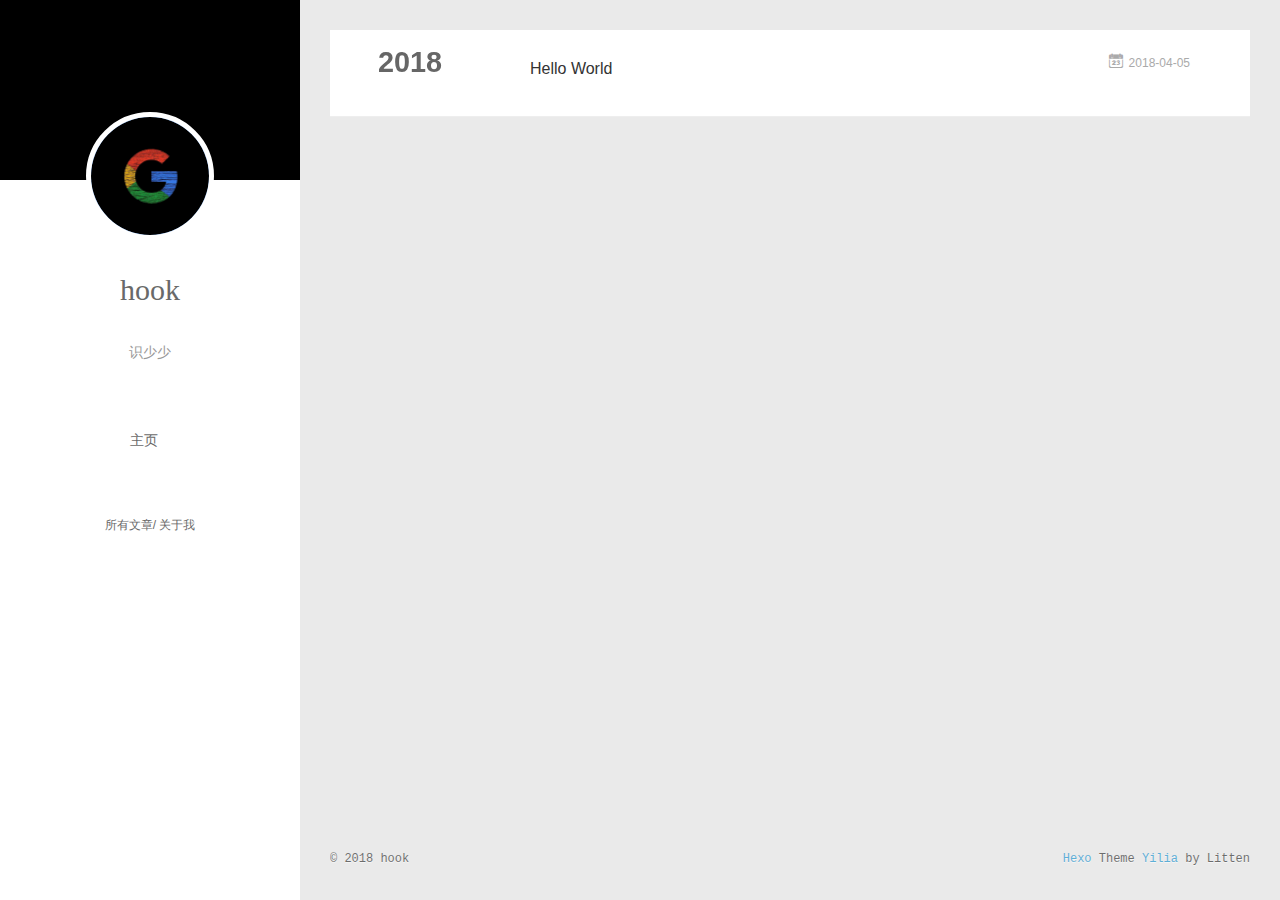
<file: archives/index.html>
<!DOCTYPE html>
<html>
<head>
  <meta charset="utf-8">
  
  <meta name="renderer" content="webkit">
  <meta http-equiv="X-UA-Compatible" content="IE=edge" >
  <link rel="dns-prefetch" href="http://yoursite.com">
  <title>Archives | Hexo</title>
  <meta name="viewport" content="width=device-width, initial-scale=1, maximum-scale=1">
  <meta property="og:type" content="website">
<meta property="og:title" content="Hexo">
<meta property="og:url" content="http://yoursite.com/archives/index.html">
<meta property="og:site_name" content="Hexo">
<meta property="og:locale" content="default">
<meta name="twitter:card" content="summary">
<meta name="twitter:title" content="Hexo">
  
    <link rel="alternative" href="/atom.xml" title="Hexo" type="application/atom+xml">
  
  
    <link rel="icon" href="/favicon.png">
  
  <link rel="stylesheet" type="text/css" href="/./main.0cf68a.css">
  <style type="text/css">
  
    #container.show {
      background: linear-gradient(200deg,#a0cfe4,#e8c37e);
    }
  </style>
  

  

</head>

<body>
  <div id="container" q-class="show:isCtnShow">
    <canvas id="anm-canvas" class="anm-canvas"></canvas>
    <div class="left-col" q-class="show:isShow">
      
<div class="overlay" style="background: #000000"></div>
<div class="intrude-less">
	<header id="header" class="inner">
		<a href="/" class="profilepic">
			<img src="/img/g.jpg" class="js-avatar">
		</a>
		<hgroup>
		  <h1 class="header-author"><a href="/">hook</a></h1>
		</hgroup>
		
		<p class="header-subtitle">识少少</p>
		

		<nav class="header-menu">
			<ul>
			
				<li><a href="/">主页</a></li>
	        
			</ul>
		</nav>
		<nav class="header-smart-menu">
    		
    			
    			<a q-on="click: openSlider(e, 'innerArchive')" href="javascript:void(0)">所有文章</a>
    			
            
    			
    			<a q-on="click: openSlider(e, 'aboutme')" href="javascript:void(0)">关于我</a>
    			
            
		</nav>
		<nav class="header-nav">
			<div class="social">
				
			</div>
		</nav>
	</header>		
</div>

    </div>
    <div class="mid-col" q-class="show:isShow,hide:isShow|isFalse">
      
<nav id="mobile-nav">
  	<div class="overlay js-overlay" style="background: #000000"></div>
	<div class="btnctn js-mobile-btnctn">
  		<div class="slider-trigger list" q-on="click: openSlider(e)"><i class="icon icon-sort"></i></div>
	</div>
	<div class="intrude-less">
		<header id="header" class="inner">
			<div class="profilepic">
				<img src="/img/g.jpg" class="js-avatar">
			</div>
			<hgroup>
			  <h1 class="header-author js-header-author">hook</h1>
			</hgroup>
			
			<p class="header-subtitle"><i class="icon icon-quo-left"></i>识少少<i class="icon icon-quo-right"></i></p>
			
			
			
				
			
			
			
			<nav class="header-nav">
				<div class="social">
					
				</div>
			</nav>

			<nav class="header-menu js-header-menu">
				<ul style="width: 50%">
				
				
					<li style="width: 100%"><a href="/">主页</a></li>
		        
				</ul>
			</nav>
		</header>				
	</div>
	<div class="mobile-mask" style="display:none" q-show="isShow"></div>
</nav>

      <div id="wrapper" class="body-wrap">
        <div class="menu-l">
          <div class="canvas-wrap">
            <canvas data-colors="#eaeaea" data-sectionHeight="100" data-contentId="js-content" id="myCanvas1" class="anm-canvas"></canvas>
          </div>
          <div id="js-content" class="content-ll">
            
  
  
    
    
      
      
      <section class="archives-wrap">
        <div class="archive-year-wrap">
          <a href="/archives/2018" class="archive-year">2018</a>
        </div>
        <div class="archives">
    
    <article class="archive-article archive-type-post">
  <div class="archive-article-inner">
    <header class="archive-article-header">
      	<div class="article-meta">
	      	<a href="/2018/04/05/hello-world/" class="archive-article-date">
  	<time datetime="2018-04-05T15:05:08.458Z" itemprop="datePublished"><i class="icon-calendar icon"></i>2018-04-05</time>
</a>
        </div>
    	 
  
    <h1 itemprop="name">
      <a class="archive-article-title" href="/2018/04/05/hello-world/">Hello World</a>
    </h1>
  

        <div class="article-info info-on-right">
          
          

        </div>
        <div class="clearfix"></div>
    </header>
  </div>
</article>
  
  
    </div></section>
  

    


          </div>
        </div>
      </div>
      <footer id="footer">
  <div class="outer">
    <div id="footer-info">
    	<div class="footer-left">
    		&copy; 2018 hook
    	</div>
      	<div class="footer-right">
      		<a href="http://hexo.io/" target="_blank">Hexo</a>  Theme <a href="https://github.com/litten/hexo-theme-yilia" target="_blank">Yilia</a> by Litten
      	</div>
    </div>
  </div>
</footer>
    </div>
    <script>
	var yiliaConfig = {
		mathjax: false,
		isHome: false,
		isPost: false,
		isArchive: true,
		isTag: false,
		isCategory: false,
		open_in_new: false,
		toc_hide_index: true,
		root: "/",
		innerArchive: true,
		showTags: false
	}
</script>

<script>!function(t){function n(e){if(r[e])return r[e].exports;var i=r[e]={exports:{},id:e,loaded:!1};return t[e].call(i.exports,i,i.exports,n),i.loaded=!0,i.exports}var r={};n.m=t,n.c=r,n.p="./",n(0)}([function(t,n,r){r(195),t.exports=r(191)},function(t,n,r){var e=r(3),i=r(52),o=r(27),u=r(28),c=r(53),f="prototype",a=function(t,n,r){var s,l,h,v,p=t&a.F,d=t&a.G,y=t&a.S,g=t&a.P,b=t&a.B,m=d?e:y?e[n]||(e[n]={}):(e[n]||{})[f],x=d?i:i[n]||(i[n]={}),w=x[f]||(x[f]={});d&&(r=n);for(s in r)l=!p&&m&&void 0!==m[s],h=(l?m:r)[s],v=b&&l?c(h,e):g&&"function"==typeof h?c(Function.call,h):h,m&&u(m,s,h,t&a.U),x[s]!=h&&o(x,s,v),g&&w[s]!=h&&(w[s]=h)};e.core=i,a.F=1,a.G=2,a.S=4,a.P=8,a.B=16,a.W=32,a.U=64,a.R=128,t.exports=a},function(t,n,r){var e=r(6);t.exports=function(t){if(!e(t))throw TypeError(t+" is not an object!");return t}},function(t,n){var r=t.exports="undefined"!=typeof window&&window.Math==Math?window:"undefined"!=typeof self&&self.Math==Math?self:Function("return this")();"number"==typeof __g&&(__g=r)},function(t,n){t.exports=function(t){try{return!!t()}catch(t){return!0}}},function(t,n){var r=t.exports="undefined"!=typeof window&&window.Math==Math?window:"undefined"!=typeof self&&self.Math==Math?self:Function("return this")();"number"==typeof __g&&(__g=r)},function(t,n){t.exports=function(t){return"object"==typeof t?null!==t:"function"==typeof t}},function(t,n,r){var e=r(126)("wks"),i=r(76),o=r(3).Symbol,u="function"==typeof o;(t.exports=function(t){return e[t]||(e[t]=u&&o[t]||(u?o:i)("Symbol."+t))}).store=e},function(t,n){var r={}.hasOwnProperty;t.exports=function(t,n){return r.call(t,n)}},function(t,n,r){var e=r(94),i=r(33);t.exports=function(t){return e(i(t))}},function(t,n,r){t.exports=!r(4)(function(){return 7!=Object.defineProperty({},"a",{get:function(){return 7}}).a})},function(t,n,r){var e=r(2),i=r(167),o=r(50),u=Object.defineProperty;n.f=r(10)?Object.defineProperty:function(t,n,r){if(e(t),n=o(n,!0),e(r),i)try{return u(t,n,r)}catch(t){}if("get"in r||"set"in r)throw TypeError("Accessors not supported!");return"value"in r&&(t[n]=r.value),t}},function(t,n,r){t.exports=!r(18)(function(){return 7!=Object.defineProperty({},"a",{get:function(){return 7}}).a})},function(t,n,r){var e=r(14),i=r(22);t.exports=r(12)?function(t,n,r){return e.f(t,n,i(1,r))}:function(t,n,r){return t[n]=r,t}},function(t,n,r){var e=r(20),i=r(58),o=r(42),u=Object.defineProperty;n.f=r(12)?Object.defineProperty:function(t,n,r){if(e(t),n=o(n,!0),e(r),i)try{return u(t,n,r)}catch(t){}if("get"in r||"set"in r)throw TypeError("Accessors not supported!");return"value"in r&&(t[n]=r.value),t}},function(t,n,r){var e=r(40)("wks"),i=r(23),o=r(5).Symbol,u="function"==typeof o;(t.exports=function(t){return e[t]||(e[t]=u&&o[t]||(u?o:i)("Symbol."+t))}).store=e},function(t,n,r){var e=r(67),i=Math.min;t.exports=function(t){return t>0?i(e(t),9007199254740991):0}},function(t,n,r){var e=r(46);t.exports=function(t){return Object(e(t))}},function(t,n){t.exports=function(t){try{return!!t()}catch(t){return!0}}},function(t,n,r){var e=r(63),i=r(34);t.exports=Object.keys||function(t){return e(t,i)}},function(t,n,r){var e=r(21);t.exports=function(t){if(!e(t))throw TypeError(t+" is not an object!");return t}},function(t,n){t.exports=function(t){return"object"==typeof t?null!==t:"function"==typeof t}},function(t,n){t.exports=function(t,n){return{enumerable:!(1&t),configurable:!(2&t),writable:!(4&t),value:n}}},function(t,n){var r=0,e=Math.random();t.exports=function(t){return"Symbol(".concat(void 0===t?"":t,")_",(++r+e).toString(36))}},function(t,n){var r={}.hasOwnProperty;t.exports=function(t,n){return r.call(t,n)}},function(t,n){var r=t.exports={version:"2.4.0"};"number"==typeof __e&&(__e=r)},function(t,n){t.exports=function(t){if("function"!=typeof t)throw TypeError(t+" is not a function!");return t}},function(t,n,r){var e=r(11),i=r(66);t.exports=r(10)?function(t,n,r){return e.f(t,n,i(1,r))}:function(t,n,r){return t[n]=r,t}},function(t,n,r){var e=r(3),i=r(27),o=r(24),u=r(76)("src"),c="toString",f=Function[c],a=(""+f).split(c);r(52).inspectSource=function(t){return f.call(t)},(t.exports=function(t,n,r,c){var f="function"==typeof r;f&&(o(r,"name")||i(r,"name",n)),t[n]!==r&&(f&&(o(r,u)||i(r,u,t[n]?""+t[n]:a.join(String(n)))),t===e?t[n]=r:c?t[n]?t[n]=r:i(t,n,r):(delete t[n],i(t,n,r)))})(Function.prototype,c,function(){return"function"==typeof this&&this[u]||f.call(this)})},function(t,n,r){var e=r(1),i=r(4),o=r(46),u=function(t,n,r,e){var i=String(o(t)),u="<"+n;return""!==r&&(u+=" "+r+'="'+String(e).replace(/"/g,"&quot;")+'"'),u+">"+i+"</"+n+">"};t.exports=function(t,n){var r={};r[t]=n(u),e(e.P+e.F*i(function(){var n=""[t]('"');return n!==n.toLowerCase()||n.split('"').length>3}),"String",r)}},function(t,n,r){var e=r(115),i=r(46);t.exports=function(t){return e(i(t))}},function(t,n,r){var e=r(116),i=r(66),o=r(30),u=r(50),c=r(24),f=r(167),a=Object.getOwnPropertyDescriptor;n.f=r(10)?a:function(t,n){if(t=o(t),n=u(n,!0),f)try{return a(t,n)}catch(t){}if(c(t,n))return i(!e.f.call(t,n),t[n])}},function(t,n,r){var e=r(24),i=r(17),o=r(145)("IE_PROTO"),u=Object.prototype;t.exports=Object.getPrototypeOf||function(t){return t=i(t),e(t,o)?t[o]:"function"==typeof t.constructor&&t instanceof t.constructor?t.constructor.prototype:t instanceof Object?u:null}},function(t,n){t.exports=function(t){if(void 0==t)throw TypeError("Can't call method on  "+t);return t}},function(t,n){t.exports="constructor,hasOwnProperty,isPrototypeOf,propertyIsEnumerable,toLocaleString,toString,valueOf".split(",")},function(t,n){t.exports={}},function(t,n){t.exports=!0},function(t,n){n.f={}.propertyIsEnumerable},function(t,n,r){var e=r(14).f,i=r(8),o=r(15)("toStringTag");t.exports=function(t,n,r){t&&!i(t=r?t:t.prototype,o)&&e(t,o,{configurable:!0,value:n})}},function(t,n,r){var e=r(40)("keys"),i=r(23);t.exports=function(t){return e[t]||(e[t]=i(t))}},function(t,n,r){var e=r(5),i="__core-js_shared__",o=e[i]||(e[i]={});t.exports=function(t){return o[t]||(o[t]={})}},function(t,n){var r=Math.ceil,e=Math.floor;t.exports=function(t){return isNaN(t=+t)?0:(t>0?e:r)(t)}},function(t,n,r){var e=r(21);t.exports=function(t,n){if(!e(t))return t;var r,i;if(n&&"function"==typeof(r=t.toString)&&!e(i=r.call(t)))return i;if("function"==typeof(r=t.valueOf)&&!e(i=r.call(t)))return i;if(!n&&"function"==typeof(r=t.toString)&&!e(i=r.call(t)))return i;throw TypeError("Can't convert object to primitive value")}},function(t,n,r){var e=r(5),i=r(25),o=r(36),u=r(44),c=r(14).f;t.exports=function(t){var n=i.Symbol||(i.Symbol=o?{}:e.Symbol||{});"_"==t.charAt(0)||t in n||c(n,t,{value:u.f(t)})}},function(t,n,r){n.f=r(15)},function(t,n){var r={}.toString;t.exports=function(t){return r.call(t).slice(8,-1)}},function(t,n){t.exports=function(t){if(void 0==t)throw TypeError("Can't call method on  "+t);return t}},function(t,n,r){var e=r(4);t.exports=function(t,n){return!!t&&e(function(){n?t.call(null,function(){},1):t.call(null)})}},function(t,n,r){var e=r(53),i=r(115),o=r(17),u=r(16),c=r(203);t.exports=function(t,n){var r=1==t,f=2==t,a=3==t,s=4==t,l=6==t,h=5==t||l,v=n||c;return function(n,c,p){for(var d,y,g=o(n),b=i(g),m=e(c,p,3),x=u(b.length),w=0,S=r?v(n,x):f?v(n,0):void 0;x>w;w++)if((h||w in b)&&(d=b[w],y=m(d,w,g),t))if(r)S[w]=y;else if(y)switch(t){case 3:return!0;case 5:return d;case 6:return w;case 2:S.push(d)}else if(s)return!1;return l?-1:a||s?s:S}}},function(t,n,r){var e=r(1),i=r(52),o=r(4);t.exports=function(t,n){var r=(i.Object||{})[t]||Object[t],u={};u[t]=n(r),e(e.S+e.F*o(function(){r(1)}),"Object",u)}},function(t,n,r){var e=r(6);t.exports=function(t,n){if(!e(t))return t;var r,i;if(n&&"function"==typeof(r=t.toString)&&!e(i=r.call(t)))return i;if("function"==typeof(r=t.valueOf)&&!e(i=r.call(t)))return i;if(!n&&"function"==typeof(r=t.toString)&&!e(i=r.call(t)))return i;throw TypeError("Can't convert object to primitive value")}},function(t,n,r){var e=r(5),i=r(25),o=r(91),u=r(13),c="prototype",f=function(t,n,r){var a,s,l,h=t&f.F,v=t&f.G,p=t&f.S,d=t&f.P,y=t&f.B,g=t&f.W,b=v?i:i[n]||(i[n]={}),m=b[c],x=v?e:p?e[n]:(e[n]||{})[c];v&&(r=n);for(a in r)(s=!h&&x&&void 0!==x[a])&&a in b||(l=s?x[a]:r[a],b[a]=v&&"function"!=typeof x[a]?r[a]:y&&s?o(l,e):g&&x[a]==l?function(t){var n=function(n,r,e){if(this instanceof t){switch(arguments.length){case 0:return new t;case 1:return new t(n);case 2:return new t(n,r)}return new t(n,r,e)}return t.apply(this,arguments)};return n[c]=t[c],n}(l):d&&"function"==typeof l?o(Function.call,l):l,d&&((b.virtual||(b.virtual={}))[a]=l,t&f.R&&m&&!m[a]&&u(m,a,l)))};f.F=1,f.G=2,f.S=4,f.P=8,f.B=16,f.W=32,f.U=64,f.R=128,t.exports=f},function(t,n){var r=t.exports={version:"2.4.0"};"number"==typeof __e&&(__e=r)},function(t,n,r){var e=r(26);t.exports=function(t,n,r){if(e(t),void 0===n)return t;switch(r){case 1:return function(r){return t.call(n,r)};case 2:return function(r,e){return t.call(n,r,e)};case 3:return function(r,e,i){return t.call(n,r,e,i)}}return function(){return t.apply(n,arguments)}}},function(t,n,r){var e=r(183),i=r(1),o=r(126)("metadata"),u=o.store||(o.store=new(r(186))),c=function(t,n,r){var i=u.get(t);if(!i){if(!r)return;u.set(t,i=new e)}var o=i.get(n);if(!o){if(!r)return;i.set(n,o=new e)}return o},f=function(t,n,r){var e=c(n,r,!1);return void 0!==e&&e.has(t)},a=function(t,n,r){var e=c(n,r,!1);return void 0===e?void 0:e.get(t)},s=function(t,n,r,e){c(r,e,!0).set(t,n)},l=function(t,n){var r=c(t,n,!1),e=[];return r&&r.forEach(function(t,n){e.push(n)}),e},h=function(t){return void 0===t||"symbol"==typeof t?t:String(t)},v=function(t){i(i.S,"Reflect",t)};t.exports={store:u,map:c,has:f,get:a,set:s,keys:l,key:h,exp:v}},function(t,n,r){"use strict";if(r(10)){var e=r(69),i=r(3),o=r(4),u=r(1),c=r(127),f=r(152),a=r(53),s=r(68),l=r(66),h=r(27),v=r(73),p=r(67),d=r(16),y=r(75),g=r(50),b=r(24),m=r(180),x=r(114),w=r(6),S=r(17),_=r(137),O=r(70),E=r(32),P=r(71).f,j=r(154),F=r(76),M=r(7),A=r(48),N=r(117),T=r(146),I=r(155),k=r(80),L=r(123),R=r(74),C=r(130),D=r(160),U=r(11),W=r(31),G=U.f,B=W.f,V=i.RangeError,z=i.TypeError,q=i.Uint8Array,K="ArrayBuffer",J="Shared"+K,Y="BYTES_PER_ELEMENT",H="prototype",$=Array[H],X=f.ArrayBuffer,Q=f.DataView,Z=A(0),tt=A(2),nt=A(3),rt=A(4),et=A(5),it=A(6),ot=N(!0),ut=N(!1),ct=I.values,ft=I.keys,at=I.entries,st=$.lastIndexOf,lt=$.reduce,ht=$.reduceRight,vt=$.join,pt=$.sort,dt=$.slice,yt=$.toString,gt=$.toLocaleString,bt=M("iterator"),mt=M("toStringTag"),xt=F("typed_constructor"),wt=F("def_constructor"),St=c.CONSTR,_t=c.TYPED,Ot=c.VIEW,Et="Wrong length!",Pt=A(1,function(t,n){return Tt(T(t,t[wt]),n)}),jt=o(function(){return 1===new q(new Uint16Array([1]).buffer)[0]}),Ft=!!q&&!!q[H].set&&o(function(){new q(1).set({})}),Mt=function(t,n){if(void 0===t)throw z(Et);var r=+t,e=d(t);if(n&&!m(r,e))throw V(Et);return e},At=function(t,n){var r=p(t);if(r<0||r%n)throw V("Wrong offset!");return r},Nt=function(t){if(w(t)&&_t in t)return t;throw z(t+" is not a typed array!")},Tt=function(t,n){if(!(w(t)&&xt in t))throw z("It is not a typed array constructor!");return new t(n)},It=function(t,n){return kt(T(t,t[wt]),n)},kt=function(t,n){for(var r=0,e=n.length,i=Tt(t,e);e>r;)i[r]=n[r++];return i},Lt=function(t,n,r){G(t,n,{get:function(){return this._d[r]}})},Rt=function(t){var n,r,e,i,o,u,c=S(t),f=arguments.length,s=f>1?arguments[1]:void 0,l=void 0!==s,h=j(c);if(void 0!=h&&!_(h)){for(u=h.call(c),e=[],n=0;!(o=u.next()).done;n++)e.push(o.value);c=e}for(l&&f>2&&(s=a(s,arguments[2],2)),n=0,r=d(c.length),i=Tt(this,r);r>n;n++)i[n]=l?s(c[n],n):c[n];return i},Ct=function(){for(var t=0,n=arguments.length,r=Tt(this,n);n>t;)r[t]=arguments[t++];return r},Dt=!!q&&o(function(){gt.call(new q(1))}),Ut=function(){return gt.apply(Dt?dt.call(Nt(this)):Nt(this),arguments)},Wt={copyWithin:function(t,n){return D.call(Nt(this),t,n,arguments.length>2?arguments[2]:void 0)},every:function(t){return rt(Nt(this),t,arguments.length>1?arguments[1]:void 0)},fill:function(t){return C.apply(Nt(this),arguments)},filter:function(t){return It(this,tt(Nt(this),t,arguments.length>1?arguments[1]:void 0))},find:function(t){return et(Nt(this),t,arguments.length>1?arguments[1]:void 0)},findIndex:function(t){return it(Nt(this),t,arguments.length>1?arguments[1]:void 0)},forEach:function(t){Z(Nt(this),t,arguments.length>1?arguments[1]:void 0)},indexOf:function(t){return ut(Nt(this),t,arguments.length>1?arguments[1]:void 0)},includes:function(t){return ot(Nt(this),t,arguments.length>1?arguments[1]:void 0)},join:function(t){return vt.apply(Nt(this),arguments)},lastIndexOf:function(t){return st.apply(Nt(this),arguments)},map:function(t){return Pt(Nt(this),t,arguments.length>1?arguments[1]:void 0)},reduce:function(t){return lt.apply(Nt(this),arguments)},reduceRight:function(t){return ht.apply(Nt(this),arguments)},reverse:function(){for(var t,n=this,r=Nt(n).length,e=Math.floor(r/2),i=0;i<e;)t=n[i],n[i++]=n[--r],n[r]=t;return n},some:function(t){return nt(Nt(this),t,arguments.length>1?arguments[1]:void 0)},sort:function(t){return pt.call(Nt(this),t)},subarray:function(t,n){var r=Nt(this),e=r.length,i=y(t,e);return new(T(r,r[wt]))(r.buffer,r.byteOffset+i*r.BYTES_PER_ELEMENT,d((void 0===n?e:y(n,e))-i))}},Gt=function(t,n){return It(this,dt.call(Nt(this),t,n))},Bt=function(t){Nt(this);var n=At(arguments[1],1),r=this.length,e=S(t),i=d(e.length),o=0;if(i+n>r)throw V(Et);for(;o<i;)this[n+o]=e[o++]},Vt={entries:function(){return at.call(Nt(this))},keys:function(){return ft.call(Nt(this))},values:function(){return ct.call(Nt(this))}},zt=function(t,n){return w(t)&&t[_t]&&"symbol"!=typeof n&&n in t&&String(+n)==String(n)},qt=function(t,n){return zt(t,n=g(n,!0))?l(2,t[n]):B(t,n)},Kt=function(t,n,r){return!(zt(t,n=g(n,!0))&&w(r)&&b(r,"value"))||b(r,"get")||b(r,"set")||r.configurable||b(r,"writable")&&!r.writable||b(r,"enumerable")&&!r.enumerable?G(t,n,r):(t[n]=r.value,t)};St||(W.f=qt,U.f=Kt),u(u.S+u.F*!St,"Object",{getOwnPropertyDescriptor:qt,defineProperty:Kt}),o(function(){yt.call({})})&&(yt=gt=function(){return vt.call(this)});var Jt=v({},Wt);v(Jt,Vt),h(Jt,bt,Vt.values),v(Jt,{slice:Gt,set:Bt,constructor:function(){},toString:yt,toLocaleString:Ut}),Lt(Jt,"buffer","b"),Lt(Jt,"byteOffset","o"),Lt(Jt,"byteLength","l"),Lt(Jt,"length","e"),G(Jt,mt,{get:function(){return this[_t]}}),t.exports=function(t,n,r,f){f=!!f;var a=t+(f?"Clamped":"")+"Array",l="Uint8Array"!=a,v="get"+t,p="set"+t,y=i[a],g=y||{},b=y&&E(y),m=!y||!c.ABV,S={},_=y&&y[H],j=function(t,r){var e=t._d;return e.v[v](r*n+e.o,jt)},F=function(t,r,e){var i=t._d;f&&(e=(e=Math.round(e))<0?0:e>255?255:255&e),i.v[p](r*n+i.o,e,jt)},M=function(t,n){G(t,n,{get:function(){return j(this,n)},set:function(t){return F(this,n,t)},enumerable:!0})};m?(y=r(function(t,r,e,i){s(t,y,a,"_d");var o,u,c,f,l=0,v=0;if(w(r)){if(!(r instanceof X||(f=x(r))==K||f==J))return _t in r?kt(y,r):Rt.call(y,r);o=r,v=At(e,n);var p=r.byteLength;if(void 0===i){if(p%n)throw V(Et);if((u=p-v)<0)throw V(Et)}else if((u=d(i)*n)+v>p)throw V(Et);c=u/n}else c=Mt(r,!0),u=c*n,o=new X(u);for(h(t,"_d",{b:o,o:v,l:u,e:c,v:new Q(o)});l<c;)M(t,l++)}),_=y[H]=O(Jt),h(_,"constructor",y)):L(function(t){new y(null),new y(t)},!0)||(y=r(function(t,r,e,i){s(t,y,a);var o;return w(r)?r instanceof X||(o=x(r))==K||o==J?void 0!==i?new g(r,At(e,n),i):void 0!==e?new g(r,At(e,n)):new g(r):_t in r?kt(y,r):Rt.call(y,r):new g(Mt(r,l))}),Z(b!==Function.prototype?P(g).concat(P(b)):P(g),function(t){t in y||h(y,t,g[t])}),y[H]=_,e||(_.constructor=y));var A=_[bt],N=!!A&&("values"==A.name||void 0==A.name),T=Vt.values;h(y,xt,!0),h(_,_t,a),h(_,Ot,!0),h(_,wt,y),(f?new y(1)[mt]==a:mt in _)||G(_,mt,{get:function(){return a}}),S[a]=y,u(u.G+u.W+u.F*(y!=g),S),u(u.S,a,{BYTES_PER_ELEMENT:n,from:Rt,of:Ct}),Y in _||h(_,Y,n),u(u.P,a,Wt),R(a),u(u.P+u.F*Ft,a,{set:Bt}),u(u.P+u.F*!N,a,Vt),u(u.P+u.F*(_.toString!=yt),a,{toString:yt}),u(u.P+u.F*o(function(){new y(1).slice()}),a,{slice:Gt}),u(u.P+u.F*(o(function(){return[1,2].toLocaleString()!=new y([1,2]).toLocaleString()})||!o(function(){_.toLocaleString.call([1,2])})),a,{toLocaleString:Ut}),k[a]=N?A:T,e||N||h(_,bt,T)}}else t.exports=function(){}},function(t,n){var r={}.toString;t.exports=function(t){return r.call(t).slice(8,-1)}},function(t,n,r){var e=r(21),i=r(5).document,o=e(i)&&e(i.createElement);t.exports=function(t){return o?i.createElement(t):{}}},function(t,n,r){t.exports=!r(12)&&!r(18)(function(){return 7!=Object.defineProperty(r(57)("div"),"a",{get:function(){return 7}}).a})},function(t,n,r){"use strict";var e=r(36),i=r(51),o=r(64),u=r(13),c=r(8),f=r(35),a=r(96),s=r(38),l=r(103),h=r(15)("iterator"),v=!([].keys&&"next"in[].keys()),p="keys",d="values",y=function(){return this};t.exports=function(t,n,r,g,b,m,x){a(r,n,g);var w,S,_,O=function(t){if(!v&&t in F)return F[t];switch(t){case p:case d:return function(){return new r(this,t)}}return function(){return new r(this,t)}},E=n+" Iterator",P=b==d,j=!1,F=t.prototype,M=F[h]||F["@@iterator"]||b&&F[b],A=M||O(b),N=b?P?O("entries"):A:void 0,T="Array"==n?F.entries||M:M;if(T&&(_=l(T.call(new t)))!==Object.prototype&&(s(_,E,!0),e||c(_,h)||u(_,h,y)),P&&M&&M.name!==d&&(j=!0,A=function(){return M.call(this)}),e&&!x||!v&&!j&&F[h]||u(F,h,A),f[n]=A,f[E]=y,b)if(w={values:P?A:O(d),keys:m?A:O(p),entries:N},x)for(S in w)S in F||o(F,S,w[S]);else i(i.P+i.F*(v||j),n,w);return w}},function(t,n,r){var e=r(20),i=r(100),o=r(34),u=r(39)("IE_PROTO"),c=function(){},f="prototype",a=function(){var t,n=r(57)("iframe"),e=o.length;for(n.style.display="none",r(93).appendChild(n),n.src="javascript:",t=n.contentWindow.document,t.open(),t.write("<script>document.F=Object<\/script>"),t.close(),a=t.F;e--;)delete a[f][o[e]];return a()};t.exports=Object.create||function(t,n){var r;return null!==t?(c[f]=e(t),r=new c,c[f]=null,r[u]=t):r=a(),void 0===n?r:i(r,n)}},function(t,n,r){var e=r(63),i=r(34).concat("length","prototype");n.f=Object.getOwnPropertyNames||function(t){return e(t,i)}},function(t,n){n.f=Object.getOwnPropertySymbols},function(t,n,r){var e=r(8),i=r(9),o=r(90)(!1),u=r(39)("IE_PROTO");t.exports=function(t,n){var r,c=i(t),f=0,a=[];for(r in c)r!=u&&e(c,r)&&a.push(r);for(;n.length>f;)e(c,r=n[f++])&&(~o(a,r)||a.push(r));return a}},function(t,n,r){t.exports=r(13)},function(t,n,r){var e=r(76)("meta"),i=r(6),o=r(24),u=r(11).f,c=0,f=Object.isExtensible||function(){return!0},a=!r(4)(function(){return f(Object.preventExtensions({}))}),s=function(t){u(t,e,{value:{i:"O"+ ++c,w:{}}})},l=function(t,n){if(!i(t))return"symbol"==typeof t?t:("string"==typeof t?"S":"P")+t;if(!o(t,e)){if(!f(t))return"F";if(!n)return"E";s(t)}return t[e].i},h=function(t,n){if(!o(t,e)){if(!f(t))return!0;if(!n)return!1;s(t)}return t[e].w},v=function(t){return a&&p.NEED&&f(t)&&!o(t,e)&&s(t),t},p=t.exports={KEY:e,NEED:!1,fastKey:l,getWeak:h,onFreeze:v}},function(t,n){t.exports=function(t,n){return{enumerable:!(1&t),configurable:!(2&t),writable:!(4&t),value:n}}},function(t,n){var r=Math.ceil,e=Math.floor;t.exports=function(t){return isNaN(t=+t)?0:(t>0?e:r)(t)}},function(t,n){t.exports=function(t,n,r,e){if(!(t instanceof n)||void 0!==e&&e in t)throw TypeError(r+": incorrect invocation!");return t}},function(t,n){t.exports=!1},function(t,n,r){var e=r(2),i=r(173),o=r(133),u=r(145)("IE_PROTO"),c=function(){},f="prototype",a=function(){var t,n=r(132)("iframe"),e=o.length;for(n.style.display="none",r(135).appendChild(n),n.src="javascript:",t=n.contentWindow.document,t.open(),t.write("<script>document.F=Object<\/script>"),t.close(),a=t.F;e--;)delete a[f][o[e]];return a()};t.exports=Object.create||function(t,n){var r;return null!==t?(c[f]=e(t),r=new c,c[f]=null,r[u]=t):r=a(),void 0===n?r:i(r,n)}},function(t,n,r){var e=r(175),i=r(133).concat("length","prototype");n.f=Object.getOwnPropertyNames||function(t){return e(t,i)}},function(t,n,r){var e=r(175),i=r(133);t.exports=Object.keys||function(t){return e(t,i)}},function(t,n,r){var e=r(28);t.exports=function(t,n,r){for(var i in n)e(t,i,n[i],r);return t}},function(t,n,r){"use strict";var e=r(3),i=r(11),o=r(10),u=r(7)("species");t.exports=function(t){var n=e[t];o&&n&&!n[u]&&i.f(n,u,{configurable:!0,get:function(){return this}})}},function(t,n,r){var e=r(67),i=Math.max,o=Math.min;t.exports=function(t,n){return t=e(t),t<0?i(t+n,0):o(t,n)}},function(t,n){var r=0,e=Math.random();t.exports=function(t){return"Symbol(".concat(void 0===t?"":t,")_",(++r+e).toString(36))}},function(t,n,r){var e=r(33);t.exports=function(t){return Object(e(t))}},function(t,n,r){var e=r(7)("unscopables"),i=Array.prototype;void 0==i[e]&&r(27)(i,e,{}),t.exports=function(t){i[e][t]=!0}},function(t,n,r){var e=r(53),i=r(169),o=r(137),u=r(2),c=r(16),f=r(154),a={},s={},n=t.exports=function(t,n,r,l,h){var v,p,d,y,g=h?function(){return t}:f(t),b=e(r,l,n?2:1),m=0;if("function"!=typeof g)throw TypeError(t+" is not iterable!");if(o(g)){for(v=c(t.length);v>m;m++)if((y=n?b(u(p=t[m])[0],p[1]):b(t[m]))===a||y===s)return y}else for(d=g.call(t);!(p=d.next()).done;)if((y=i(d,b,p.value,n))===a||y===s)return y};n.BREAK=a,n.RETURN=s},function(t,n){t.exports={}},function(t,n,r){var e=r(11).f,i=r(24),o=r(7)("toStringTag");t.exports=function(t,n,r){t&&!i(t=r?t:t.prototype,o)&&e(t,o,{configurable:!0,value:n})}},function(t,n,r){var e=r(1),i=r(46),o=r(4),u=r(150),c="["+u+"]",f="​",a=RegExp("^"+c+c+"*"),s=RegExp(c+c+"*$"),l=function(t,n,r){var i={},c=o(function(){return!!u[t]()||f[t]()!=f}),a=i[t]=c?n(h):u[t];r&&(i[r]=a),e(e.P+e.F*c,"String",i)},h=l.trim=function(t,n){return t=String(i(t)),1&n&&(t=t.replace(a,"")),2&n&&(t=t.replace(s,"")),t};t.exports=l},function(t,n,r){t.exports={default:r(86),__esModule:!0}},function(t,n,r){t.exports={default:r(87),__esModule:!0}},function(t,n,r){"use strict";function e(t){return t&&t.__esModule?t:{default:t}}n.__esModule=!0;var i=r(84),o=e(i),u=r(83),c=e(u),f="function"==typeof c.default&&"symbol"==typeof o.default?function(t){return typeof t}:function(t){return t&&"function"==typeof c.default&&t.constructor===c.default&&t!==c.default.prototype?"symbol":typeof t};n.default="function"==typeof c.default&&"symbol"===f(o.default)?function(t){return void 0===t?"undefined":f(t)}:function(t){return t&&"function"==typeof c.default&&t.constructor===c.default&&t!==c.default.prototype?"symbol":void 0===t?"undefined":f(t)}},function(t,n,r){r(110),r(108),r(111),r(112),t.exports=r(25).Symbol},function(t,n,r){r(109),r(113),t.exports=r(44).f("iterator")},function(t,n){t.exports=function(t){if("function"!=typeof t)throw TypeError(t+" is not a function!");return t}},function(t,n){t.exports=function(){}},function(t,n,r){var e=r(9),i=r(106),o=r(105);t.exports=function(t){return function(n,r,u){var c,f=e(n),a=i(f.length),s=o(u,a);if(t&&r!=r){for(;a>s;)if((c=f[s++])!=c)return!0}else for(;a>s;s++)if((t||s in f)&&f[s]===r)return t||s||0;return!t&&-1}}},function(t,n,r){var e=r(88);t.exports=function(t,n,r){if(e(t),void 0===n)return t;switch(r){case 1:return function(r){return t.call(n,r)};case 2:return function(r,e){return t.call(n,r,e)};case 3:return function(r,e,i){return t.call(n,r,e,i)}}return function(){return t.apply(n,arguments)}}},function(t,n,r){var e=r(19),i=r(62),o=r(37);t.exports=function(t){var n=e(t),r=i.f;if(r)for(var u,c=r(t),f=o.f,a=0;c.length>a;)f.call(t,u=c[a++])&&n.push(u);return n}},function(t,n,r){t.exports=r(5).document&&document.documentElement},function(t,n,r){var e=r(56);t.exports=Object("z").propertyIsEnumerable(0)?Object:function(t){return"String"==e(t)?t.split(""):Object(t)}},function(t,n,r){var e=r(56);t.exports=Array.isArray||function(t){return"Array"==e(t)}},function(t,n,r){"use strict";var e=r(60),i=r(22),o=r(38),u={};r(13)(u,r(15)("iterator"),function(){return this}),t.exports=function(t,n,r){t.prototype=e(u,{next:i(1,r)}),o(t,n+" Iterator")}},function(t,n){t.exports=function(t,n){return{value:n,done:!!t}}},function(t,n,r){var e=r(19),i=r(9);t.exports=function(t,n){for(var r,o=i(t),u=e(o),c=u.length,f=0;c>f;)if(o[r=u[f++]]===n)return r}},function(t,n,r){var e=r(23)("meta"),i=r(21),o=r(8),u=r(14).f,c=0,f=Object.isExtensible||function(){return!0},a=!r(18)(function(){return f(Object.preventExtensions({}))}),s=function(t){u(t,e,{value:{i:"O"+ ++c,w:{}}})},l=function(t,n){if(!i(t))return"symbol"==typeof t?t:("string"==typeof t?"S":"P")+t;if(!o(t,e)){if(!f(t))return"F";if(!n)return"E";s(t)}return t[e].i},h=function(t,n){if(!o(t,e)){if(!f(t))return!0;if(!n)return!1;s(t)}return t[e].w},v=function(t){return a&&p.NEED&&f(t)&&!o(t,e)&&s(t),t},p=t.exports={KEY:e,NEED:!1,fastKey:l,getWeak:h,onFreeze:v}},function(t,n,r){var e=r(14),i=r(20),o=r(19);t.exports=r(12)?Object.defineProperties:function(t,n){i(t);for(var r,u=o(n),c=u.length,f=0;c>f;)e.f(t,r=u[f++],n[r]);return t}},function(t,n,r){var e=r(37),i=r(22),o=r(9),u=r(42),c=r(8),f=r(58),a=Object.getOwnPropertyDescriptor;n.f=r(12)?a:function(t,n){if(t=o(t),n=u(n,!0),f)try{return a(t,n)}catch(t){}if(c(t,n))return i(!e.f.call(t,n),t[n])}},function(t,n,r){var e=r(9),i=r(61).f,o={}.toString,u="object"==typeof window&&window&&Object.getOwnPropertyNames?Object.getOwnPropertyNames(window):[],c=function(t){try{return i(t)}catch(t){return u.slice()}};t.exports.f=function(t){return u&&"[object Window]"==o.call(t)?c(t):i(e(t))}},function(t,n,r){var e=r(8),i=r(77),o=r(39)("IE_PROTO"),u=Object.prototype;t.exports=Object.getPrototypeOf||function(t){return t=i(t),e(t,o)?t[o]:"function"==typeof t.constructor&&t instanceof t.constructor?t.constructor.prototype:t instanceof Object?u:null}},function(t,n,r){var e=r(41),i=r(33);t.exports=function(t){return function(n,r){var o,u,c=String(i(n)),f=e(r),a=c.length;return f<0||f>=a?t?"":void 0:(o=c.charCodeAt(f),o<55296||o>56319||f+1===a||(u=c.charCodeAt(f+1))<56320||u>57343?t?c.charAt(f):o:t?c.slice(f,f+2):u-56320+(o-55296<<10)+65536)}}},function(t,n,r){var e=r(41),i=Math.max,o=Math.min;t.exports=function(t,n){return t=e(t),t<0?i(t+n,0):o(t,n)}},function(t,n,r){var e=r(41),i=Math.min;t.exports=function(t){return t>0?i(e(t),9007199254740991):0}},function(t,n,r){"use strict";var e=r(89),i=r(97),o=r(35),u=r(9);t.exports=r(59)(Array,"Array",function(t,n){this._t=u(t),this._i=0,this._k=n},function(){var t=this._t,n=this._k,r=this._i++;return!t||r>=t.length?(this._t=void 0,i(1)):"keys"==n?i(0,r):"values"==n?i(0,t[r]):i(0,[r,t[r]])},"values"),o.Arguments=o.Array,e("keys"),e("values"),e("entries")},function(t,n){},function(t,n,r){"use strict";var e=r(104)(!0);r(59)(String,"String",function(t){this._t=String(t),this._i=0},function(){var t,n=this._t,r=this._i;return r>=n.length?{value:void 0,done:!0}:(t=e(n,r),this._i+=t.length,{value:t,done:!1})})},function(t,n,r){"use strict";var e=r(5),i=r(8),o=r(12),u=r(51),c=r(64),f=r(99).KEY,a=r(18),s=r(40),l=r(38),h=r(23),v=r(15),p=r(44),d=r(43),y=r(98),g=r(92),b=r(95),m=r(20),x=r(9),w=r(42),S=r(22),_=r(60),O=r(102),E=r(101),P=r(14),j=r(19),F=E.f,M=P.f,A=O.f,N=e.Symbol,T=e.JSON,I=T&&T.stringify,k="prototype",L=v("_hidden"),R=v("toPrimitive"),C={}.propertyIsEnumerable,D=s("symbol-registry"),U=s("symbols"),W=s("op-symbols"),G=Object[k],B="function"==typeof N,V=e.QObject,z=!V||!V[k]||!V[k].findChild,q=o&&a(function(){return 7!=_(M({},"a",{get:function(){return M(this,"a",{value:7}).a}})).a})?function(t,n,r){var e=F(G,n);e&&delete G[n],M(t,n,r),e&&t!==G&&M(G,n,e)}:M,K=function(t){var n=U[t]=_(N[k]);return n._k=t,n},J=B&&"symbol"==typeof N.iterator?function(t){return"symbol"==typeof t}:function(t){return t instanceof N},Y=function(t,n,r){return t===G&&Y(W,n,r),m(t),n=w(n,!0),m(r),i(U,n)?(r.enumerable?(i(t,L)&&t[L][n]&&(t[L][n]=!1),r=_(r,{enumerable:S(0,!1)})):(i(t,L)||M(t,L,S(1,{})),t[L][n]=!0),q(t,n,r)):M(t,n,r)},H=function(t,n){m(t);for(var r,e=g(n=x(n)),i=0,o=e.length;o>i;)Y(t,r=e[i++],n[r]);return t},$=function(t,n){return void 0===n?_(t):H(_(t),n)},X=function(t){var n=C.call(this,t=w(t,!0));return!(this===G&&i(U,t)&&!i(W,t))&&(!(n||!i(this,t)||!i(U,t)||i(this,L)&&this[L][t])||n)},Q=function(t,n){if(t=x(t),n=w(n,!0),t!==G||!i(U,n)||i(W,n)){var r=F(t,n);return!r||!i(U,n)||i(t,L)&&t[L][n]||(r.enumerable=!0),r}},Z=function(t){for(var n,r=A(x(t)),e=[],o=0;r.length>o;)i(U,n=r[o++])||n==L||n==f||e.push(n);return e},tt=function(t){for(var n,r=t===G,e=A(r?W:x(t)),o=[],u=0;e.length>u;)!i(U,n=e[u++])||r&&!i(G,n)||o.push(U[n]);return o};B||(N=function(){if(this instanceof N)throw TypeError("Symbol is not a constructor!");var t=h(arguments.length>0?arguments[0]:void 0),n=function(r){this===G&&n.call(W,r),i(this,L)&&i(this[L],t)&&(this[L][t]=!1),q(this,t,S(1,r))};return o&&z&&q(G,t,{configurable:!0,set:n}),K(t)},c(N[k],"toString",function(){return this._k}),E.f=Q,P.f=Y,r(61).f=O.f=Z,r(37).f=X,r(62).f=tt,o&&!r(36)&&c(G,"propertyIsEnumerable",X,!0),p.f=function(t){return K(v(t))}),u(u.G+u.W+u.F*!B,{Symbol:N});for(var nt="hasInstance,isConcatSpreadable,iterator,match,replace,search,species,split,toPrimitive,toStringTag,unscopables".split(","),rt=0;nt.length>rt;)v(nt[rt++]);for(var nt=j(v.store),rt=0;nt.length>rt;)d(nt[rt++]);u(u.S+u.F*!B,"Symbol",{for:function(t){return i(D,t+="")?D[t]:D[t]=N(t)},keyFor:function(t){if(J(t))return y(D,t);throw TypeError(t+" is not a symbol!")},useSetter:function(){z=!0},useSimple:function(){z=!1}}),u(u.S+u.F*!B,"Object",{create:$,defineProperty:Y,defineProperties:H,getOwnPropertyDescriptor:Q,getOwnPropertyNames:Z,getOwnPropertySymbols:tt}),T&&u(u.S+u.F*(!B||a(function(){var t=N();return"[null]"!=I([t])||"{}"!=I({a:t})||"{}"!=I(Object(t))})),"JSON",{stringify:function(t){if(void 0!==t&&!J(t)){for(var n,r,e=[t],i=1;arguments.length>i;)e.push(arguments[i++]);return n=e[1],"function"==typeof n&&(r=n),!r&&b(n)||(n=function(t,n){if(r&&(n=r.call(this,t,n)),!J(n))return n}),e[1]=n,I.apply(T,e)}}}),N[k][R]||r(13)(N[k],R,N[k].valueOf),l(N,"Symbol"),l(Math,"Math",!0),l(e.JSON,"JSON",!0)},function(t,n,r){r(43)("asyncIterator")},function(t,n,r){r(43)("observable")},function(t,n,r){r(107);for(var e=r(5),i=r(13),o=r(35),u=r(15)("toStringTag"),c=["NodeList","DOMTokenList","MediaList","StyleSheetList","CSSRuleList"],f=0;f<5;f++){var a=c[f],s=e[a],l=s&&s.prototype;l&&!l[u]&&i(l,u,a),o[a]=o.Array}},function(t,n,r){var e=r(45),i=r(7)("toStringTag"),o="Arguments"==e(function(){return arguments}()),u=function(t,n){try{return t[n]}catch(t){}};t.exports=function(t){var n,r,c;return void 0===t?"Undefined":null===t?"Null":"string"==typeof(r=u(n=Object(t),i))?r:o?e(n):"Object"==(c=e(n))&&"function"==typeof n.callee?"Arguments":c}},function(t,n,r){var e=r(45);t.exports=Object("z").propertyIsEnumerable(0)?Object:function(t){return"String"==e(t)?t.split(""):Object(t)}},function(t,n){n.f={}.propertyIsEnumerable},function(t,n,r){var e=r(30),i=r(16),o=r(75);t.exports=function(t){return function(n,r,u){var c,f=e(n),a=i(f.length),s=o(u,a);if(t&&r!=r){for(;a>s;)if((c=f[s++])!=c)return!0}else for(;a>s;s++)if((t||s in f)&&f[s]===r)return t||s||0;return!t&&-1}}},function(t,n,r){"use strict";var e=r(3),i=r(1),o=r(28),u=r(73),c=r(65),f=r(79),a=r(68),s=r(6),l=r(4),h=r(123),v=r(81),p=r(136);t.exports=function(t,n,r,d,y,g){var b=e[t],m=b,x=y?"set":"add",w=m&&m.prototype,S={},_=function(t){var n=w[t];o(w,t,"delete"==t?function(t){return!(g&&!s(t))&&n.call(this,0===t?0:t)}:"has"==t?function(t){return!(g&&!s(t))&&n.call(this,0===t?0:t)}:"get"==t?function(t){return g&&!s(t)?void 0:n.call(this,0===t?0:t)}:"add"==t?function(t){return n.call(this,0===t?0:t),this}:function(t,r){return n.call(this,0===t?0:t,r),this})};if("function"==typeof m&&(g||w.forEach&&!l(function(){(new m).entries().next()}))){var O=new m,E=O[x](g?{}:-0,1)!=O,P=l(function(){O.has(1)}),j=h(function(t){new m(t)}),F=!g&&l(function(){for(var t=new m,n=5;n--;)t[x](n,n);return!t.has(-0)});j||(m=n(function(n,r){a(n,m,t);var e=p(new b,n,m);return void 0!=r&&f(r,y,e[x],e),e}),m.prototype=w,w.constructor=m),(P||F)&&(_("delete"),_("has"),y&&_("get")),(F||E)&&_(x),g&&w.clear&&delete w.clear}else m=d.getConstructor(n,t,y,x),u(m.prototype,r),c.NEED=!0;return v(m,t),S[t]=m,i(i.G+i.W+i.F*(m!=b),S),g||d.setStrong(m,t,y),m}},function(t,n,r){"use strict";var e=r(27),i=r(28),o=r(4),u=r(46),c=r(7);t.exports=function(t,n,r){var f=c(t),a=r(u,f,""[t]),s=a[0],l=a[1];o(function(){var n={};return n[f]=function(){return 7},7!=""[t](n)})&&(i(String.prototype,t,s),e(RegExp.prototype,f,2==n?function(t,n){return l.call(t,this,n)}:function(t){return l.call(t,this)}))}
},function(t,n,r){"use strict";var e=r(2);t.exports=function(){var t=e(this),n="";return t.global&&(n+="g"),t.ignoreCase&&(n+="i"),t.multiline&&(n+="m"),t.unicode&&(n+="u"),t.sticky&&(n+="y"),n}},function(t,n){t.exports=function(t,n,r){var e=void 0===r;switch(n.length){case 0:return e?t():t.call(r);case 1:return e?t(n[0]):t.call(r,n[0]);case 2:return e?t(n[0],n[1]):t.call(r,n[0],n[1]);case 3:return e?t(n[0],n[1],n[2]):t.call(r,n[0],n[1],n[2]);case 4:return e?t(n[0],n[1],n[2],n[3]):t.call(r,n[0],n[1],n[2],n[3])}return t.apply(r,n)}},function(t,n,r){var e=r(6),i=r(45),o=r(7)("match");t.exports=function(t){var n;return e(t)&&(void 0!==(n=t[o])?!!n:"RegExp"==i(t))}},function(t,n,r){var e=r(7)("iterator"),i=!1;try{var o=[7][e]();o.return=function(){i=!0},Array.from(o,function(){throw 2})}catch(t){}t.exports=function(t,n){if(!n&&!i)return!1;var r=!1;try{var o=[7],u=o[e]();u.next=function(){return{done:r=!0}},o[e]=function(){return u},t(o)}catch(t){}return r}},function(t,n,r){t.exports=r(69)||!r(4)(function(){var t=Math.random();__defineSetter__.call(null,t,function(){}),delete r(3)[t]})},function(t,n){n.f=Object.getOwnPropertySymbols},function(t,n,r){var e=r(3),i="__core-js_shared__",o=e[i]||(e[i]={});t.exports=function(t){return o[t]||(o[t]={})}},function(t,n,r){for(var e,i=r(3),o=r(27),u=r(76),c=u("typed_array"),f=u("view"),a=!(!i.ArrayBuffer||!i.DataView),s=a,l=0,h="Int8Array,Uint8Array,Uint8ClampedArray,Int16Array,Uint16Array,Int32Array,Uint32Array,Float32Array,Float64Array".split(",");l<9;)(e=i[h[l++]])?(o(e.prototype,c,!0),o(e.prototype,f,!0)):s=!1;t.exports={ABV:a,CONSTR:s,TYPED:c,VIEW:f}},function(t,n){"use strict";var r={versions:function(){var t=window.navigator.userAgent;return{trident:t.indexOf("Trident")>-1,presto:t.indexOf("Presto")>-1,webKit:t.indexOf("AppleWebKit")>-1,gecko:t.indexOf("Gecko")>-1&&-1==t.indexOf("KHTML"),mobile:!!t.match(/AppleWebKit.*Mobile.*/),ios:!!t.match(/\(i[^;]+;( U;)? CPU.+Mac OS X/),android:t.indexOf("Android")>-1||t.indexOf("Linux")>-1,iPhone:t.indexOf("iPhone")>-1||t.indexOf("Mac")>-1,iPad:t.indexOf("iPad")>-1,webApp:-1==t.indexOf("Safari"),weixin:-1==t.indexOf("MicroMessenger")}}()};t.exports=r},function(t,n,r){"use strict";var e=r(85),i=function(t){return t&&t.__esModule?t:{default:t}}(e),o=function(){function t(t,n,e){return n||e?String.fromCharCode(n||e):r[t]||t}function n(t){return e[t]}var r={"&quot;":'"',"&lt;":"<","&gt;":">","&amp;":"&","&nbsp;":" "},e={};for(var u in r)e[r[u]]=u;return r["&apos;"]="'",e["'"]="&#39;",{encode:function(t){return t?(""+t).replace(/['<> "&]/g,n).replace(/\r?\n/g,"<br/>").replace(/\s/g,"&nbsp;"):""},decode:function(n){return n?(""+n).replace(/<br\s*\/?>/gi,"\n").replace(/&quot;|&lt;|&gt;|&amp;|&nbsp;|&apos;|&#(\d+);|&#(\d+)/g,t).replace(/\u00a0/g," "):""},encodeBase16:function(t){if(!t)return t;t+="";for(var n=[],r=0,e=t.length;e>r;r++)n.push(t.charCodeAt(r).toString(16).toUpperCase());return n.join("")},encodeBase16forJSON:function(t){if(!t)return t;t=t.replace(/[\u4E00-\u9FBF]/gi,function(t){return escape(t).replace("%u","\\u")});for(var n=[],r=0,e=t.length;e>r;r++)n.push(t.charCodeAt(r).toString(16).toUpperCase());return n.join("")},decodeBase16:function(t){if(!t)return t;t+="";for(var n=[],r=0,e=t.length;e>r;r+=2)n.push(String.fromCharCode("0x"+t.slice(r,r+2)));return n.join("")},encodeObject:function(t){if(t instanceof Array)for(var n=0,r=t.length;r>n;n++)t[n]=o.encodeObject(t[n]);else if("object"==(void 0===t?"undefined":(0,i.default)(t)))for(var e in t)t[e]=o.encodeObject(t[e]);else if("string"==typeof t)return o.encode(t);return t},loadScript:function(t){var n=document.createElement("script");document.getElementsByTagName("body")[0].appendChild(n),n.setAttribute("src",t)},addLoadEvent:function(t){var n=window.onload;"function"!=typeof window.onload?window.onload=t:window.onload=function(){n(),t()}}}}();t.exports=o},function(t,n,r){"use strict";var e=r(17),i=r(75),o=r(16);t.exports=function(t){for(var n=e(this),r=o(n.length),u=arguments.length,c=i(u>1?arguments[1]:void 0,r),f=u>2?arguments[2]:void 0,a=void 0===f?r:i(f,r);a>c;)n[c++]=t;return n}},function(t,n,r){"use strict";var e=r(11),i=r(66);t.exports=function(t,n,r){n in t?e.f(t,n,i(0,r)):t[n]=r}},function(t,n,r){var e=r(6),i=r(3).document,o=e(i)&&e(i.createElement);t.exports=function(t){return o?i.createElement(t):{}}},function(t,n){t.exports="constructor,hasOwnProperty,isPrototypeOf,propertyIsEnumerable,toLocaleString,toString,valueOf".split(",")},function(t,n,r){var e=r(7)("match");t.exports=function(t){var n=/./;try{"/./"[t](n)}catch(r){try{return n[e]=!1,!"/./"[t](n)}catch(t){}}return!0}},function(t,n,r){t.exports=r(3).document&&document.documentElement},function(t,n,r){var e=r(6),i=r(144).set;t.exports=function(t,n,r){var o,u=n.constructor;return u!==r&&"function"==typeof u&&(o=u.prototype)!==r.prototype&&e(o)&&i&&i(t,o),t}},function(t,n,r){var e=r(80),i=r(7)("iterator"),o=Array.prototype;t.exports=function(t){return void 0!==t&&(e.Array===t||o[i]===t)}},function(t,n,r){var e=r(45);t.exports=Array.isArray||function(t){return"Array"==e(t)}},function(t,n,r){"use strict";var e=r(70),i=r(66),o=r(81),u={};r(27)(u,r(7)("iterator"),function(){return this}),t.exports=function(t,n,r){t.prototype=e(u,{next:i(1,r)}),o(t,n+" Iterator")}},function(t,n,r){"use strict";var e=r(69),i=r(1),o=r(28),u=r(27),c=r(24),f=r(80),a=r(139),s=r(81),l=r(32),h=r(7)("iterator"),v=!([].keys&&"next"in[].keys()),p="keys",d="values",y=function(){return this};t.exports=function(t,n,r,g,b,m,x){a(r,n,g);var w,S,_,O=function(t){if(!v&&t in F)return F[t];switch(t){case p:case d:return function(){return new r(this,t)}}return function(){return new r(this,t)}},E=n+" Iterator",P=b==d,j=!1,F=t.prototype,M=F[h]||F["@@iterator"]||b&&F[b],A=M||O(b),N=b?P?O("entries"):A:void 0,T="Array"==n?F.entries||M:M;if(T&&(_=l(T.call(new t)))!==Object.prototype&&(s(_,E,!0),e||c(_,h)||u(_,h,y)),P&&M&&M.name!==d&&(j=!0,A=function(){return M.call(this)}),e&&!x||!v&&!j&&F[h]||u(F,h,A),f[n]=A,f[E]=y,b)if(w={values:P?A:O(d),keys:m?A:O(p),entries:N},x)for(S in w)S in F||o(F,S,w[S]);else i(i.P+i.F*(v||j),n,w);return w}},function(t,n){var r=Math.expm1;t.exports=!r||r(10)>22025.465794806718||r(10)<22025.465794806718||-2e-17!=r(-2e-17)?function(t){return 0==(t=+t)?t:t>-1e-6&&t<1e-6?t+t*t/2:Math.exp(t)-1}:r},function(t,n){t.exports=Math.sign||function(t){return 0==(t=+t)||t!=t?t:t<0?-1:1}},function(t,n,r){var e=r(3),i=r(151).set,o=e.MutationObserver||e.WebKitMutationObserver,u=e.process,c=e.Promise,f="process"==r(45)(u);t.exports=function(){var t,n,r,a=function(){var e,i;for(f&&(e=u.domain)&&e.exit();t;){i=t.fn,t=t.next;try{i()}catch(e){throw t?r():n=void 0,e}}n=void 0,e&&e.enter()};if(f)r=function(){u.nextTick(a)};else if(o){var s=!0,l=document.createTextNode("");new o(a).observe(l,{characterData:!0}),r=function(){l.data=s=!s}}else if(c&&c.resolve){var h=c.resolve();r=function(){h.then(a)}}else r=function(){i.call(e,a)};return function(e){var i={fn:e,next:void 0};n&&(n.next=i),t||(t=i,r()),n=i}}},function(t,n,r){var e=r(6),i=r(2),o=function(t,n){if(i(t),!e(n)&&null!==n)throw TypeError(n+": can't set as prototype!")};t.exports={set:Object.setPrototypeOf||("__proto__"in{}?function(t,n,e){try{e=r(53)(Function.call,r(31).f(Object.prototype,"__proto__").set,2),e(t,[]),n=!(t instanceof Array)}catch(t){n=!0}return function(t,r){return o(t,r),n?t.__proto__=r:e(t,r),t}}({},!1):void 0),check:o}},function(t,n,r){var e=r(126)("keys"),i=r(76);t.exports=function(t){return e[t]||(e[t]=i(t))}},function(t,n,r){var e=r(2),i=r(26),o=r(7)("species");t.exports=function(t,n){var r,u=e(t).constructor;return void 0===u||void 0==(r=e(u)[o])?n:i(r)}},function(t,n,r){var e=r(67),i=r(46);t.exports=function(t){return function(n,r){var o,u,c=String(i(n)),f=e(r),a=c.length;return f<0||f>=a?t?"":void 0:(o=c.charCodeAt(f),o<55296||o>56319||f+1===a||(u=c.charCodeAt(f+1))<56320||u>57343?t?c.charAt(f):o:t?c.slice(f,f+2):u-56320+(o-55296<<10)+65536)}}},function(t,n,r){var e=r(122),i=r(46);t.exports=function(t,n,r){if(e(n))throw TypeError("String#"+r+" doesn't accept regex!");return String(i(t))}},function(t,n,r){"use strict";var e=r(67),i=r(46);t.exports=function(t){var n=String(i(this)),r="",o=e(t);if(o<0||o==1/0)throw RangeError("Count can't be negative");for(;o>0;(o>>>=1)&&(n+=n))1&o&&(r+=n);return r}},function(t,n){t.exports="\t\n\v\f\r   ᠎             　\u2028\u2029\ufeff"},function(t,n,r){var e,i,o,u=r(53),c=r(121),f=r(135),a=r(132),s=r(3),l=s.process,h=s.setImmediate,v=s.clearImmediate,p=s.MessageChannel,d=0,y={},g="onreadystatechange",b=function(){var t=+this;if(y.hasOwnProperty(t)){var n=y[t];delete y[t],n()}},m=function(t){b.call(t.data)};h&&v||(h=function(t){for(var n=[],r=1;arguments.length>r;)n.push(arguments[r++]);return y[++d]=function(){c("function"==typeof t?t:Function(t),n)},e(d),d},v=function(t){delete y[t]},"process"==r(45)(l)?e=function(t){l.nextTick(u(b,t,1))}:p?(i=new p,o=i.port2,i.port1.onmessage=m,e=u(o.postMessage,o,1)):s.addEventListener&&"function"==typeof postMessage&&!s.importScripts?(e=function(t){s.postMessage(t+"","*")},s.addEventListener("message",m,!1)):e=g in a("script")?function(t){f.appendChild(a("script"))[g]=function(){f.removeChild(this),b.call(t)}}:function(t){setTimeout(u(b,t,1),0)}),t.exports={set:h,clear:v}},function(t,n,r){"use strict";var e=r(3),i=r(10),o=r(69),u=r(127),c=r(27),f=r(73),a=r(4),s=r(68),l=r(67),h=r(16),v=r(71).f,p=r(11).f,d=r(130),y=r(81),g="ArrayBuffer",b="DataView",m="prototype",x="Wrong length!",w="Wrong index!",S=e[g],_=e[b],O=e.Math,E=e.RangeError,P=e.Infinity,j=S,F=O.abs,M=O.pow,A=O.floor,N=O.log,T=O.LN2,I="buffer",k="byteLength",L="byteOffset",R=i?"_b":I,C=i?"_l":k,D=i?"_o":L,U=function(t,n,r){var e,i,o,u=Array(r),c=8*r-n-1,f=(1<<c)-1,a=f>>1,s=23===n?M(2,-24)-M(2,-77):0,l=0,h=t<0||0===t&&1/t<0?1:0;for(t=F(t),t!=t||t===P?(i=t!=t?1:0,e=f):(e=A(N(t)/T),t*(o=M(2,-e))<1&&(e--,o*=2),t+=e+a>=1?s/o:s*M(2,1-a),t*o>=2&&(e++,o/=2),e+a>=f?(i=0,e=f):e+a>=1?(i=(t*o-1)*M(2,n),e+=a):(i=t*M(2,a-1)*M(2,n),e=0));n>=8;u[l++]=255&i,i/=256,n-=8);for(e=e<<n|i,c+=n;c>0;u[l++]=255&e,e/=256,c-=8);return u[--l]|=128*h,u},W=function(t,n,r){var e,i=8*r-n-1,o=(1<<i)-1,u=o>>1,c=i-7,f=r-1,a=t[f--],s=127&a;for(a>>=7;c>0;s=256*s+t[f],f--,c-=8);for(e=s&(1<<-c)-1,s>>=-c,c+=n;c>0;e=256*e+t[f],f--,c-=8);if(0===s)s=1-u;else{if(s===o)return e?NaN:a?-P:P;e+=M(2,n),s-=u}return(a?-1:1)*e*M(2,s-n)},G=function(t){return t[3]<<24|t[2]<<16|t[1]<<8|t[0]},B=function(t){return[255&t]},V=function(t){return[255&t,t>>8&255]},z=function(t){return[255&t,t>>8&255,t>>16&255,t>>24&255]},q=function(t){return U(t,52,8)},K=function(t){return U(t,23,4)},J=function(t,n,r){p(t[m],n,{get:function(){return this[r]}})},Y=function(t,n,r,e){var i=+r,o=l(i);if(i!=o||o<0||o+n>t[C])throw E(w);var u=t[R]._b,c=o+t[D],f=u.slice(c,c+n);return e?f:f.reverse()},H=function(t,n,r,e,i,o){var u=+r,c=l(u);if(u!=c||c<0||c+n>t[C])throw E(w);for(var f=t[R]._b,a=c+t[D],s=e(+i),h=0;h<n;h++)f[a+h]=s[o?h:n-h-1]},$=function(t,n){s(t,S,g);var r=+n,e=h(r);if(r!=e)throw E(x);return e};if(u.ABV){if(!a(function(){new S})||!a(function(){new S(.5)})){S=function(t){return new j($(this,t))};for(var X,Q=S[m]=j[m],Z=v(j),tt=0;Z.length>tt;)(X=Z[tt++])in S||c(S,X,j[X]);o||(Q.constructor=S)}var nt=new _(new S(2)),rt=_[m].setInt8;nt.setInt8(0,2147483648),nt.setInt8(1,2147483649),!nt.getInt8(0)&&nt.getInt8(1)||f(_[m],{setInt8:function(t,n){rt.call(this,t,n<<24>>24)},setUint8:function(t,n){rt.call(this,t,n<<24>>24)}},!0)}else S=function(t){var n=$(this,t);this._b=d.call(Array(n),0),this[C]=n},_=function(t,n,r){s(this,_,b),s(t,S,b);var e=t[C],i=l(n);if(i<0||i>e)throw E("Wrong offset!");if(r=void 0===r?e-i:h(r),i+r>e)throw E(x);this[R]=t,this[D]=i,this[C]=r},i&&(J(S,k,"_l"),J(_,I,"_b"),J(_,k,"_l"),J(_,L,"_o")),f(_[m],{getInt8:function(t){return Y(this,1,t)[0]<<24>>24},getUint8:function(t){return Y(this,1,t)[0]},getInt16:function(t){var n=Y(this,2,t,arguments[1]);return(n[1]<<8|n[0])<<16>>16},getUint16:function(t){var n=Y(this,2,t,arguments[1]);return n[1]<<8|n[0]},getInt32:function(t){return G(Y(this,4,t,arguments[1]))},getUint32:function(t){return G(Y(this,4,t,arguments[1]))>>>0},getFloat32:function(t){return W(Y(this,4,t,arguments[1]),23,4)},getFloat64:function(t){return W(Y(this,8,t,arguments[1]),52,8)},setInt8:function(t,n){H(this,1,t,B,n)},setUint8:function(t,n){H(this,1,t,B,n)},setInt16:function(t,n){H(this,2,t,V,n,arguments[2])},setUint16:function(t,n){H(this,2,t,V,n,arguments[2])},setInt32:function(t,n){H(this,4,t,z,n,arguments[2])},setUint32:function(t,n){H(this,4,t,z,n,arguments[2])},setFloat32:function(t,n){H(this,4,t,K,n,arguments[2])},setFloat64:function(t,n){H(this,8,t,q,n,arguments[2])}});y(S,g),y(_,b),c(_[m],u.VIEW,!0),n[g]=S,n[b]=_},function(t,n,r){var e=r(3),i=r(52),o=r(69),u=r(182),c=r(11).f;t.exports=function(t){var n=i.Symbol||(i.Symbol=o?{}:e.Symbol||{});"_"==t.charAt(0)||t in n||c(n,t,{value:u.f(t)})}},function(t,n,r){var e=r(114),i=r(7)("iterator"),o=r(80);t.exports=r(52).getIteratorMethod=function(t){if(void 0!=t)return t[i]||t["@@iterator"]||o[e(t)]}},function(t,n,r){"use strict";var e=r(78),i=r(170),o=r(80),u=r(30);t.exports=r(140)(Array,"Array",function(t,n){this._t=u(t),this._i=0,this._k=n},function(){var t=this._t,n=this._k,r=this._i++;return!t||r>=t.length?(this._t=void 0,i(1)):"keys"==n?i(0,r):"values"==n?i(0,t[r]):i(0,[r,t[r]])},"values"),o.Arguments=o.Array,e("keys"),e("values"),e("entries")},function(t,n){function r(t,n){t.classList?t.classList.add(n):t.className+=" "+n}t.exports=r},function(t,n){function r(t,n){if(t.classList)t.classList.remove(n);else{var r=new RegExp("(^|\\b)"+n.split(" ").join("|")+"(\\b|$)","gi");t.className=t.className.replace(r," ")}}t.exports=r},function(t,n){function r(){throw new Error("setTimeout has not been defined")}function e(){throw new Error("clearTimeout has not been defined")}function i(t){if(s===setTimeout)return setTimeout(t,0);if((s===r||!s)&&setTimeout)return s=setTimeout,setTimeout(t,0);try{return s(t,0)}catch(n){try{return s.call(null,t,0)}catch(n){return s.call(this,t,0)}}}function o(t){if(l===clearTimeout)return clearTimeout(t);if((l===e||!l)&&clearTimeout)return l=clearTimeout,clearTimeout(t);try{return l(t)}catch(n){try{return l.call(null,t)}catch(n){return l.call(this,t)}}}function u(){d&&v&&(d=!1,v.length?p=v.concat(p):y=-1,p.length&&c())}function c(){if(!d){var t=i(u);d=!0;for(var n=p.length;n;){for(v=p,p=[];++y<n;)v&&v[y].run();y=-1,n=p.length}v=null,d=!1,o(t)}}function f(t,n){this.fun=t,this.array=n}function a(){}var s,l,h=t.exports={};!function(){try{s="function"==typeof setTimeout?setTimeout:r}catch(t){s=r}try{l="function"==typeof clearTimeout?clearTimeout:e}catch(t){l=e}}();var v,p=[],d=!1,y=-1;h.nextTick=function(t){var n=new Array(arguments.length-1);if(arguments.length>1)for(var r=1;r<arguments.length;r++)n[r-1]=arguments[r];p.push(new f(t,n)),1!==p.length||d||i(c)},f.prototype.run=function(){this.fun.apply(null,this.array)},h.title="browser",h.browser=!0,h.env={},h.argv=[],h.version="",h.versions={},h.on=a,h.addListener=a,h.once=a,h.off=a,h.removeListener=a,h.removeAllListeners=a,h.emit=a,h.prependListener=a,h.prependOnceListener=a,h.listeners=function(t){return[]},h.binding=function(t){throw new Error("process.binding is not supported")},h.cwd=function(){return"/"},h.chdir=function(t){throw new Error("process.chdir is not supported")},h.umask=function(){return 0}},function(t,n,r){var e=r(45);t.exports=function(t,n){if("number"!=typeof t&&"Number"!=e(t))throw TypeError(n);return+t}},function(t,n,r){"use strict";var e=r(17),i=r(75),o=r(16);t.exports=[].copyWithin||function(t,n){var r=e(this),u=o(r.length),c=i(t,u),f=i(n,u),a=arguments.length>2?arguments[2]:void 0,s=Math.min((void 0===a?u:i(a,u))-f,u-c),l=1;for(f<c&&c<f+s&&(l=-1,f+=s-1,c+=s-1);s-- >0;)f in r?r[c]=r[f]:delete r[c],c+=l,f+=l;return r}},function(t,n,r){var e=r(79);t.exports=function(t,n){var r=[];return e(t,!1,r.push,r,n),r}},function(t,n,r){var e=r(26),i=r(17),o=r(115),u=r(16);t.exports=function(t,n,r,c,f){e(n);var a=i(t),s=o(a),l=u(a.length),h=f?l-1:0,v=f?-1:1;if(r<2)for(;;){if(h in s){c=s[h],h+=v;break}if(h+=v,f?h<0:l<=h)throw TypeError("Reduce of empty array with no initial value")}for(;f?h>=0:l>h;h+=v)h in s&&(c=n(c,s[h],h,a));return c}},function(t,n,r){"use strict";var e=r(26),i=r(6),o=r(121),u=[].slice,c={},f=function(t,n,r){if(!(n in c)){for(var e=[],i=0;i<n;i++)e[i]="a["+i+"]";c[n]=Function("F,a","return new F("+e.join(",")+")")}return c[n](t,r)};t.exports=Function.bind||function(t){var n=e(this),r=u.call(arguments,1),c=function(){var e=r.concat(u.call(arguments));return this instanceof c?f(n,e.length,e):o(n,e,t)};return i(n.prototype)&&(c.prototype=n.prototype),c}},function(t,n,r){"use strict";var e=r(11).f,i=r(70),o=r(73),u=r(53),c=r(68),f=r(46),a=r(79),s=r(140),l=r(170),h=r(74),v=r(10),p=r(65).fastKey,d=v?"_s":"size",y=function(t,n){var r,e=p(n);if("F"!==e)return t._i[e];for(r=t._f;r;r=r.n)if(r.k==n)return r};t.exports={getConstructor:function(t,n,r,s){var l=t(function(t,e){c(t,l,n,"_i"),t._i=i(null),t._f=void 0,t._l=void 0,t[d]=0,void 0!=e&&a(e,r,t[s],t)});return o(l.prototype,{clear:function(){for(var t=this,n=t._i,r=t._f;r;r=r.n)r.r=!0,r.p&&(r.p=r.p.n=void 0),delete n[r.i];t._f=t._l=void 0,t[d]=0},delete:function(t){var n=this,r=y(n,t);if(r){var e=r.n,i=r.p;delete n._i[r.i],r.r=!0,i&&(i.n=e),e&&(e.p=i),n._f==r&&(n._f=e),n._l==r&&(n._l=i),n[d]--}return!!r},forEach:function(t){c(this,l,"forEach");for(var n,r=u(t,arguments.length>1?arguments[1]:void 0,3);n=n?n.n:this._f;)for(r(n.v,n.k,this);n&&n.r;)n=n.p},has:function(t){return!!y(this,t)}}),v&&e(l.prototype,"size",{get:function(){return f(this[d])}}),l},def:function(t,n,r){var e,i,o=y(t,n);return o?o.v=r:(t._l=o={i:i=p(n,!0),k:n,v:r,p:e=t._l,n:void 0,r:!1},t._f||(t._f=o),e&&(e.n=o),t[d]++,"F"!==i&&(t._i[i]=o)),t},getEntry:y,setStrong:function(t,n,r){s(t,n,function(t,n){this._t=t,this._k=n,this._l=void 0},function(){for(var t=this,n=t._k,r=t._l;r&&r.r;)r=r.p;return t._t&&(t._l=r=r?r.n:t._t._f)?"keys"==n?l(0,r.k):"values"==n?l(0,r.v):l(0,[r.k,r.v]):(t._t=void 0,l(1))},r?"entries":"values",!r,!0),h(n)}}},function(t,n,r){var e=r(114),i=r(161);t.exports=function(t){return function(){if(e(this)!=t)throw TypeError(t+"#toJSON isn't generic");return i(this)}}},function(t,n,r){"use strict";var e=r(73),i=r(65).getWeak,o=r(2),u=r(6),c=r(68),f=r(79),a=r(48),s=r(24),l=a(5),h=a(6),v=0,p=function(t){return t._l||(t._l=new d)},d=function(){this.a=[]},y=function(t,n){return l(t.a,function(t){return t[0]===n})};d.prototype={get:function(t){var n=y(this,t);if(n)return n[1]},has:function(t){return!!y(this,t)},set:function(t,n){var r=y(this,t);r?r[1]=n:this.a.push([t,n])},delete:function(t){var n=h(this.a,function(n){return n[0]===t});return~n&&this.a.splice(n,1),!!~n}},t.exports={getConstructor:function(t,n,r,o){var a=t(function(t,e){c(t,a,n,"_i"),t._i=v++,t._l=void 0,void 0!=e&&f(e,r,t[o],t)});return e(a.prototype,{delete:function(t){if(!u(t))return!1;var n=i(t);return!0===n?p(this).delete(t):n&&s(n,this._i)&&delete n[this._i]},has:function(t){if(!u(t))return!1;var n=i(t);return!0===n?p(this).has(t):n&&s(n,this._i)}}),a},def:function(t,n,r){var e=i(o(n),!0);return!0===e?p(t).set(n,r):e[t._i]=r,t},ufstore:p}},function(t,n,r){t.exports=!r(10)&&!r(4)(function(){return 7!=Object.defineProperty(r(132)("div"),"a",{get:function(){return 7}}).a})},function(t,n,r){var e=r(6),i=Math.floor;t.exports=function(t){return!e(t)&&isFinite(t)&&i(t)===t}},function(t,n,r){var e=r(2);t.exports=function(t,n,r,i){try{return i?n(e(r)[0],r[1]):n(r)}catch(n){var o=t.return;throw void 0!==o&&e(o.call(t)),n}}},function(t,n){t.exports=function(t,n){return{value:n,done:!!t}}},function(t,n){t.exports=Math.log1p||function(t){return(t=+t)>-1e-8&&t<1e-8?t-t*t/2:Math.log(1+t)}},function(t,n,r){"use strict";var e=r(72),i=r(125),o=r(116),u=r(17),c=r(115),f=Object.assign;t.exports=!f||r(4)(function(){var t={},n={},r=Symbol(),e="abcdefghijklmnopqrst";return t[r]=7,e.split("").forEach(function(t){n[t]=t}),7!=f({},t)[r]||Object.keys(f({},n)).join("")!=e})?function(t,n){for(var r=u(t),f=arguments.length,a=1,s=i.f,l=o.f;f>a;)for(var h,v=c(arguments[a++]),p=s?e(v).concat(s(v)):e(v),d=p.length,y=0;d>y;)l.call(v,h=p[y++])&&(r[h]=v[h]);return r}:f},function(t,n,r){var e=r(11),i=r(2),o=r(72);t.exports=r(10)?Object.defineProperties:function(t,n){i(t);for(var r,u=o(n),c=u.length,f=0;c>f;)e.f(t,r=u[f++],n[r]);return t}},function(t,n,r){var e=r(30),i=r(71).f,o={}.toString,u="object"==typeof window&&window&&Object.getOwnPropertyNames?Object.getOwnPropertyNames(window):[],c=function(t){try{return i(t)}catch(t){return u.slice()}};t.exports.f=function(t){return u&&"[object Window]"==o.call(t)?c(t):i(e(t))}},function(t,n,r){var e=r(24),i=r(30),o=r(117)(!1),u=r(145)("IE_PROTO");t.exports=function(t,n){var r,c=i(t),f=0,a=[];for(r in c)r!=u&&e(c,r)&&a.push(r);for(;n.length>f;)e(c,r=n[f++])&&(~o(a,r)||a.push(r));return a}},function(t,n,r){var e=r(72),i=r(30),o=r(116).f;t.exports=function(t){return function(n){for(var r,u=i(n),c=e(u),f=c.length,a=0,s=[];f>a;)o.call(u,r=c[a++])&&s.push(t?[r,u[r]]:u[r]);return s}}},function(t,n,r){var e=r(71),i=r(125),o=r(2),u=r(3).Reflect;t.exports=u&&u.ownKeys||function(t){var n=e.f(o(t)),r=i.f;return r?n.concat(r(t)):n}},function(t,n,r){var e=r(3).parseFloat,i=r(82).trim;t.exports=1/e(r(150)+"-0")!=-1/0?function(t){var n=i(String(t),3),r=e(n);return 0===r&&"-"==n.charAt(0)?-0:r}:e},function(t,n,r){var e=r(3).parseInt,i=r(82).trim,o=r(150),u=/^[\-+]?0[xX]/;t.exports=8!==e(o+"08")||22!==e(o+"0x16")?function(t,n){var r=i(String(t),3);return e(r,n>>>0||(u.test(r)?16:10))}:e},function(t,n){t.exports=Object.is||function(t,n){return t===n?0!==t||1/t==1/n:t!=t&&n!=n}},function(t,n,r){var e=r(16),i=r(149),o=r(46);t.exports=function(t,n,r,u){var c=String(o(t)),f=c.length,a=void 0===r?" ":String(r),s=e(n);if(s<=f||""==a)return c;var l=s-f,h=i.call(a,Math.ceil(l/a.length));return h.length>l&&(h=h.slice(0,l)),u?h+c:c+h}},function(t,n,r){n.f=r(7)},function(t,n,r){"use strict";var e=r(164);t.exports=r(118)("Map",function(t){return function(){return t(this,arguments.length>0?arguments[0]:void 0)}},{get:function(t){var n=e.getEntry(this,t);return n&&n.v},set:function(t,n){return e.def(this,0===t?0:t,n)}},e,!0)},function(t,n,r){r(10)&&"g"!=/./g.flags&&r(11).f(RegExp.prototype,"flags",{configurable:!0,get:r(120)})},function(t,n,r){"use strict";var e=r(164);t.exports=r(118)("Set",function(t){return function(){return t(this,arguments.length>0?arguments[0]:void 0)}},{add:function(t){return e.def(this,t=0===t?0:t,t)}},e)},function(t,n,r){"use strict";var e,i=r(48)(0),o=r(28),u=r(65),c=r(172),f=r(166),a=r(6),s=u.getWeak,l=Object.isExtensible,h=f.ufstore,v={},p=function(t){return function(){return t(this,arguments.length>0?arguments[0]:void 0)}},d={get:function(t){if(a(t)){var n=s(t);return!0===n?h(this).get(t):n?n[this._i]:void 0}},set:function(t,n){return f.def(this,t,n)}},y=t.exports=r(118)("WeakMap",p,d,f,!0,!0);7!=(new y).set((Object.freeze||Object)(v),7).get(v)&&(e=f.getConstructor(p),c(e.prototype,d),u.NEED=!0,i(["delete","has","get","set"],function(t){var n=y.prototype,r=n[t];o(n,t,function(n,i){if(a(n)&&!l(n)){this._f||(this._f=new e);var o=this._f[t](n,i);return"set"==t?this:o}return r.call(this,n,i)})}))},,,,function(t,n){"use strict";function r(){var t=document.querySelector("#page-nav");if(t&&!document.querySelector("#page-nav .extend.prev")&&(t.innerHTML='<a class="extend prev disabled" rel="prev">&laquo; Prev</a>'+t.innerHTML),t&&!document.querySelector("#page-nav .extend.next")&&(t.innerHTML=t.innerHTML+'<a class="extend next disabled" rel="next">Next &raquo;</a>'),yiliaConfig&&yiliaConfig.open_in_new){document.querySelectorAll(".article-entry a:not(.article-more-a)").forEach(function(t){var n=t.getAttribute("target");n&&""!==n||t.setAttribute("target","_blank")})}if(yiliaConfig&&yiliaConfig.toc_hide_index){document.querySelectorAll(".toc-number").forEach(function(t){t.style.display="none"})}var n=document.querySelector("#js-aboutme");n&&0!==n.length&&(n.innerHTML=n.innerText)}t.exports={init:r}},function(t,n,r){"use strict";function e(t){return t&&t.__esModule?t:{default:t}}function i(t,n){var r=/\/|index.html/g;return t.replace(r,"")===n.replace(r,"")}function o(){for(var t=document.querySelectorAll(".js-header-menu li a"),n=window.location.pathname,r=0,e=t.length;r<e;r++){var o=t[r];i(n,o.getAttribute("href"))&&(0,h.default)(o,"active")}}function u(t){for(var n=t.offsetLeft,r=t.offsetParent;null!==r;)n+=r.offsetLeft,r=r.offsetParent;return n}function c(t){for(var n=t.offsetTop,r=t.offsetParent;null!==r;)n+=r.offsetTop,r=r.offsetParent;return n}function f(t,n,r,e,i){var o=u(t),f=c(t)-n;if(f-r<=i){var a=t.$newDom;a||(a=t.cloneNode(!0),(0,d.default)(t,a),t.$newDom=a,a.style.position="fixed",a.style.top=(r||f)+"px",a.style.left=o+"px",a.style.zIndex=e||2,a.style.width="100%",a.style.color="#fff"),a.style.visibility="visible",t.style.visibility="hidden"}else{t.style.visibility="visible";var s=t.$newDom;s&&(s.style.visibility="hidden")}}function a(){var t=document.querySelector(".js-overlay"),n=document.querySelector(".js-header-menu");f(t,document.body.scrollTop,-63,2,0),f(n,document.body.scrollTop,1,3,0)}function s(){document.querySelector("#container").addEventListener("scroll",function(t){a()}),window.addEventListener("scroll",function(t){a()}),a()}var l=r(156),h=e(l),v=r(157),p=(e(v),r(382)),d=e(p),y=r(128),g=e(y),b=r(190),m=e(b),x=r(129);(function(){g.default.versions.mobile&&window.screen.width<800&&(o(),s())})(),(0,x.addLoadEvent)(function(){m.default.init()}),t.exports={}},,,,function(t,n,r){(function(t){"use strict";function n(t,n,r){t[n]||Object[e](t,n,{writable:!0,configurable:!0,value:r})}if(r(381),r(391),r(198),t._babelPolyfill)throw new Error("only one instance of babel-polyfill is allowed");t._babelPolyfill=!0;var e="defineProperty";n(String.prototype,"padLeft","".padStart),n(String.prototype,"padRight","".padEnd),"pop,reverse,shift,keys,values,entries,indexOf,every,some,forEach,map,filter,find,findIndex,includes,join,slice,concat,push,splice,unshift,sort,lastIndexOf,reduce,reduceRight,copyWithin,fill".split(",").forEach(function(t){[][t]&&n(Array,t,Function.call.bind([][t]))})}).call(n,function(){return this}())},,,function(t,n,r){r(210),t.exports=r(52).RegExp.escape},,,,function(t,n,r){var e=r(6),i=r(138),o=r(7)("species");t.exports=function(t){var n;return i(t)&&(n=t.constructor,"function"!=typeof n||n!==Array&&!i(n.prototype)||(n=void 0),e(n)&&null===(n=n[o])&&(n=void 0)),void 0===n?Array:n}},function(t,n,r){var e=r(202);t.exports=function(t,n){return new(e(t))(n)}},function(t,n,r){"use strict";var e=r(2),i=r(50),o="number";t.exports=function(t){if("string"!==t&&t!==o&&"default"!==t)throw TypeError("Incorrect hint");return i(e(this),t!=o)}},function(t,n,r){var e=r(72),i=r(125),o=r(116);t.exports=function(t){var n=e(t),r=i.f;if(r)for(var u,c=r(t),f=o.f,a=0;c.length>a;)f.call(t,u=c[a++])&&n.push(u);return n}},function(t,n,r){var e=r(72),i=r(30);t.exports=function(t,n){for(var r,o=i(t),u=e(o),c=u.length,f=0;c>f;)if(o[r=u[f++]]===n)return r}},function(t,n,r){"use strict";var e=r(208),i=r(121),o=r(26);t.exports=function(){for(var t=o(this),n=arguments.length,r=Array(n),u=0,c=e._,f=!1;n>u;)(r[u]=arguments[u++])===c&&(f=!0);return function(){var e,o=this,u=arguments.length,a=0,s=0;if(!f&&!u)return i(t,r,o);if(e=r.slice(),f)for(;n>a;a++)e[a]===c&&(e[a]=arguments[s++]);for(;u>s;)e.push(arguments[s++]);return i(t,e,o)}}},function(t,n,r){t.exports=r(3)},function(t,n){t.exports=function(t,n){var r=n===Object(n)?function(t){return n[t]}:n;return function(n){return String(n).replace(t,r)}}},function(t,n,r){var e=r(1),i=r(209)(/[\\^$*+?.()|[\]{}]/g,"\\$&");e(e.S,"RegExp",{escape:function(t){return i(t)}})},function(t,n,r){var e=r(1);e(e.P,"Array",{copyWithin:r(160)}),r(78)("copyWithin")},function(t,n,r){"use strict";var e=r(1),i=r(48)(4);e(e.P+e.F*!r(47)([].every,!0),"Array",{every:function(t){return i(this,t,arguments[1])}})},function(t,n,r){var e=r(1);e(e.P,"Array",{fill:r(130)}),r(78)("fill")},function(t,n,r){"use strict";var e=r(1),i=r(48)(2);e(e.P+e.F*!r(47)([].filter,!0),"Array",{filter:function(t){return i(this,t,arguments[1])}})},function(t,n,r){"use strict";var e=r(1),i=r(48)(6),o="findIndex",u=!0;o in[]&&Array(1)[o](function(){u=!1}),e(e.P+e.F*u,"Array",{findIndex:function(t){return i(this,t,arguments.length>1?arguments[1]:void 0)}}),r(78)(o)},function(t,n,r){"use strict";var e=r(1),i=r(48)(5),o="find",u=!0;o in[]&&Array(1)[o](function(){u=!1}),e(e.P+e.F*u,"Array",{find:function(t){return i(this,t,arguments.length>1?arguments[1]:void 0)}}),r(78)(o)},function(t,n,r){"use strict";var e=r(1),i=r(48)(0),o=r(47)([].forEach,!0);e(e.P+e.F*!o,"Array",{forEach:function(t){return i(this,t,arguments[1])}})},function(t,n,r){"use strict";var e=r(53),i=r(1),o=r(17),u=r(169),c=r(137),f=r(16),a=r(131),s=r(154);i(i.S+i.F*!r(123)(function(t){Array.from(t)}),"Array",{from:function(t){var n,r,i,l,h=o(t),v="function"==typeof this?this:Array,p=arguments.length,d=p>1?arguments[1]:void 0,y=void 0!==d,g=0,b=s(h);if(y&&(d=e(d,p>2?arguments[2]:void 0,2)),void 0==b||v==Array&&c(b))for(n=f(h.length),r=new v(n);n>g;g++)a(r,g,y?d(h[g],g):h[g]);else for(l=b.call(h),r=new v;!(i=l.next()).done;g++)a(r,g,y?u(l,d,[i.value,g],!0):i.value);return r.length=g,r}})},function(t,n,r){"use strict";var e=r(1),i=r(117)(!1),o=[].indexOf,u=!!o&&1/[1].indexOf(1,-0)<0;e(e.P+e.F*(u||!r(47)(o)),"Array",{indexOf:function(t){return u?o.apply(this,arguments)||0:i(this,t,arguments[1])}})},function(t,n,r){var e=r(1);e(e.S,"Array",{isArray:r(138)})},function(t,n,r){"use strict";var e=r(1),i=r(30),o=[].join;e(e.P+e.F*(r(115)!=Object||!r(47)(o)),"Array",{join:function(t){return o.call(i(this),void 0===t?",":t)}})},function(t,n,r){"use strict";var e=r(1),i=r(30),o=r(67),u=r(16),c=[].lastIndexOf,f=!!c&&1/[1].lastIndexOf(1,-0)<0;e(e.P+e.F*(f||!r(47)(c)),"Array",{lastIndexOf:function(t){if(f)return c.apply(this,arguments)||0;var n=i(this),r=u(n.length),e=r-1;for(arguments.length>1&&(e=Math.min(e,o(arguments[1]))),e<0&&(e=r+e);e>=0;e--)if(e in n&&n[e]===t)return e||0;return-1}})},function(t,n,r){"use strict";var e=r(1),i=r(48)(1);e(e.P+e.F*!r(47)([].map,!0),"Array",{map:function(t){return i(this,t,arguments[1])}})},function(t,n,r){"use strict";var e=r(1),i=r(131);e(e.S+e.F*r(4)(function(){function t(){}return!(Array.of.call(t)instanceof t)}),"Array",{of:function(){for(var t=0,n=arguments.length,r=new("function"==typeof this?this:Array)(n);n>t;)i(r,t,arguments[t++]);return r.length=n,r}})},function(t,n,r){"use strict";var e=r(1),i=r(162);e(e.P+e.F*!r(47)([].reduceRight,!0),"Array",{reduceRight:function(t){return i(this,t,arguments.length,arguments[1],!0)}})},function(t,n,r){"use strict";var e=r(1),i=r(162);e(e.P+e.F*!r(47)([].reduce,!0),"Array",{reduce:function(t){return i(this,t,arguments.length,arguments[1],!1)}})},function(t,n,r){"use strict";var e=r(1),i=r(135),o=r(45),u=r(75),c=r(16),f=[].slice;e(e.P+e.F*r(4)(function(){i&&f.call(i)}),"Array",{slice:function(t,n){var r=c(this.length),e=o(this);if(n=void 0===n?r:n,"Array"==e)return f.call(this,t,n);for(var i=u(t,r),a=u(n,r),s=c(a-i),l=Array(s),h=0;h<s;h++)l[h]="String"==e?this.charAt(i+h):this[i+h];return l}})},function(t,n,r){"use strict";var e=r(1),i=r(48)(3);e(e.P+e.F*!r(47)([].some,!0),"Array",{some:function(t){return i(this,t,arguments[1])}})},function(t,n,r){"use strict";var e=r(1),i=r(26),o=r(17),u=r(4),c=[].sort,f=[1,2,3];e(e.P+e.F*(u(function(){f.sort(void 0)})||!u(function(){f.sort(null)})||!r(47)(c)),"Array",{sort:function(t){return void 0===t?c.call(o(this)):c.call(o(this),i(t))}})},function(t,n,r){r(74)("Array")},function(t,n,r){var e=r(1);e(e.S,"Date",{now:function(){return(new Date).getTime()}})},function(t,n,r){"use strict";var e=r(1),i=r(4),o=Date.prototype.getTime,u=function(t){return t>9?t:"0"+t};e(e.P+e.F*(i(function(){return"0385-07-25T07:06:39.999Z"!=new Date(-5e13-1).toISOString()})||!i(function(){new Date(NaN).toISOString()})),"Date",{toISOString:function(){
if(!isFinite(o.call(this)))throw RangeError("Invalid time value");var t=this,n=t.getUTCFullYear(),r=t.getUTCMilliseconds(),e=n<0?"-":n>9999?"+":"";return e+("00000"+Math.abs(n)).slice(e?-6:-4)+"-"+u(t.getUTCMonth()+1)+"-"+u(t.getUTCDate())+"T"+u(t.getUTCHours())+":"+u(t.getUTCMinutes())+":"+u(t.getUTCSeconds())+"."+(r>99?r:"0"+u(r))+"Z"}})},function(t,n,r){"use strict";var e=r(1),i=r(17),o=r(50);e(e.P+e.F*r(4)(function(){return null!==new Date(NaN).toJSON()||1!==Date.prototype.toJSON.call({toISOString:function(){return 1}})}),"Date",{toJSON:function(t){var n=i(this),r=o(n);return"number"!=typeof r||isFinite(r)?n.toISOString():null}})},function(t,n,r){var e=r(7)("toPrimitive"),i=Date.prototype;e in i||r(27)(i,e,r(204))},function(t,n,r){var e=Date.prototype,i="Invalid Date",o="toString",u=e[o],c=e.getTime;new Date(NaN)+""!=i&&r(28)(e,o,function(){var t=c.call(this);return t===t?u.call(this):i})},function(t,n,r){var e=r(1);e(e.P,"Function",{bind:r(163)})},function(t,n,r){"use strict";var e=r(6),i=r(32),o=r(7)("hasInstance"),u=Function.prototype;o in u||r(11).f(u,o,{value:function(t){if("function"!=typeof this||!e(t))return!1;if(!e(this.prototype))return t instanceof this;for(;t=i(t);)if(this.prototype===t)return!0;return!1}})},function(t,n,r){var e=r(11).f,i=r(66),o=r(24),u=Function.prototype,c="name",f=Object.isExtensible||function(){return!0};c in u||r(10)&&e(u,c,{configurable:!0,get:function(){try{var t=this,n=(""+t).match(/^\s*function ([^ (]*)/)[1];return o(t,c)||!f(t)||e(t,c,i(5,n)),n}catch(t){return""}}})},function(t,n,r){var e=r(1),i=r(171),o=Math.sqrt,u=Math.acosh;e(e.S+e.F*!(u&&710==Math.floor(u(Number.MAX_VALUE))&&u(1/0)==1/0),"Math",{acosh:function(t){return(t=+t)<1?NaN:t>94906265.62425156?Math.log(t)+Math.LN2:i(t-1+o(t-1)*o(t+1))}})},function(t,n,r){function e(t){return isFinite(t=+t)&&0!=t?t<0?-e(-t):Math.log(t+Math.sqrt(t*t+1)):t}var i=r(1),o=Math.asinh;i(i.S+i.F*!(o&&1/o(0)>0),"Math",{asinh:e})},function(t,n,r){var e=r(1),i=Math.atanh;e(e.S+e.F*!(i&&1/i(-0)<0),"Math",{atanh:function(t){return 0==(t=+t)?t:Math.log((1+t)/(1-t))/2}})},function(t,n,r){var e=r(1),i=r(142);e(e.S,"Math",{cbrt:function(t){return i(t=+t)*Math.pow(Math.abs(t),1/3)}})},function(t,n,r){var e=r(1);e(e.S,"Math",{clz32:function(t){return(t>>>=0)?31-Math.floor(Math.log(t+.5)*Math.LOG2E):32}})},function(t,n,r){var e=r(1),i=Math.exp;e(e.S,"Math",{cosh:function(t){return(i(t=+t)+i(-t))/2}})},function(t,n,r){var e=r(1),i=r(141);e(e.S+e.F*(i!=Math.expm1),"Math",{expm1:i})},function(t,n,r){var e=r(1),i=r(142),o=Math.pow,u=o(2,-52),c=o(2,-23),f=o(2,127)*(2-c),a=o(2,-126),s=function(t){return t+1/u-1/u};e(e.S,"Math",{fround:function(t){var n,r,e=Math.abs(t),o=i(t);return e<a?o*s(e/a/c)*a*c:(n=(1+c/u)*e,r=n-(n-e),r>f||r!=r?o*(1/0):o*r)}})},function(t,n,r){var e=r(1),i=Math.abs;e(e.S,"Math",{hypot:function(t,n){for(var r,e,o=0,u=0,c=arguments.length,f=0;u<c;)r=i(arguments[u++]),f<r?(e=f/r,o=o*e*e+1,f=r):r>0?(e=r/f,o+=e*e):o+=r;return f===1/0?1/0:f*Math.sqrt(o)}})},function(t,n,r){var e=r(1),i=Math.imul;e(e.S+e.F*r(4)(function(){return-5!=i(4294967295,5)||2!=i.length}),"Math",{imul:function(t,n){var r=65535,e=+t,i=+n,o=r&e,u=r&i;return 0|o*u+((r&e>>>16)*u+o*(r&i>>>16)<<16>>>0)}})},function(t,n,r){var e=r(1);e(e.S,"Math",{log10:function(t){return Math.log(t)/Math.LN10}})},function(t,n,r){var e=r(1);e(e.S,"Math",{log1p:r(171)})},function(t,n,r){var e=r(1);e(e.S,"Math",{log2:function(t){return Math.log(t)/Math.LN2}})},function(t,n,r){var e=r(1);e(e.S,"Math",{sign:r(142)})},function(t,n,r){var e=r(1),i=r(141),o=Math.exp;e(e.S+e.F*r(4)(function(){return-2e-17!=!Math.sinh(-2e-17)}),"Math",{sinh:function(t){return Math.abs(t=+t)<1?(i(t)-i(-t))/2:(o(t-1)-o(-t-1))*(Math.E/2)}})},function(t,n,r){var e=r(1),i=r(141),o=Math.exp;e(e.S,"Math",{tanh:function(t){var n=i(t=+t),r=i(-t);return n==1/0?1:r==1/0?-1:(n-r)/(o(t)+o(-t))}})},function(t,n,r){var e=r(1);e(e.S,"Math",{trunc:function(t){return(t>0?Math.floor:Math.ceil)(t)}})},function(t,n,r){"use strict";var e=r(3),i=r(24),o=r(45),u=r(136),c=r(50),f=r(4),a=r(71).f,s=r(31).f,l=r(11).f,h=r(82).trim,v="Number",p=e[v],d=p,y=p.prototype,g=o(r(70)(y))==v,b="trim"in String.prototype,m=function(t){var n=c(t,!1);if("string"==typeof n&&n.length>2){n=b?n.trim():h(n,3);var r,e,i,o=n.charCodeAt(0);if(43===o||45===o){if(88===(r=n.charCodeAt(2))||120===r)return NaN}else if(48===o){switch(n.charCodeAt(1)){case 66:case 98:e=2,i=49;break;case 79:case 111:e=8,i=55;break;default:return+n}for(var u,f=n.slice(2),a=0,s=f.length;a<s;a++)if((u=f.charCodeAt(a))<48||u>i)return NaN;return parseInt(f,e)}}return+n};if(!p(" 0o1")||!p("0b1")||p("+0x1")){p=function(t){var n=arguments.length<1?0:t,r=this;return r instanceof p&&(g?f(function(){y.valueOf.call(r)}):o(r)!=v)?u(new d(m(n)),r,p):m(n)};for(var x,w=r(10)?a(d):"MAX_VALUE,MIN_VALUE,NaN,NEGATIVE_INFINITY,POSITIVE_INFINITY,EPSILON,isFinite,isInteger,isNaN,isSafeInteger,MAX_SAFE_INTEGER,MIN_SAFE_INTEGER,parseFloat,parseInt,isInteger".split(","),S=0;w.length>S;S++)i(d,x=w[S])&&!i(p,x)&&l(p,x,s(d,x));p.prototype=y,y.constructor=p,r(28)(e,v,p)}},function(t,n,r){var e=r(1);e(e.S,"Number",{EPSILON:Math.pow(2,-52)})},function(t,n,r){var e=r(1),i=r(3).isFinite;e(e.S,"Number",{isFinite:function(t){return"number"==typeof t&&i(t)}})},function(t,n,r){var e=r(1);e(e.S,"Number",{isInteger:r(168)})},function(t,n,r){var e=r(1);e(e.S,"Number",{isNaN:function(t){return t!=t}})},function(t,n,r){var e=r(1),i=r(168),o=Math.abs;e(e.S,"Number",{isSafeInteger:function(t){return i(t)&&o(t)<=9007199254740991}})},function(t,n,r){var e=r(1);e(e.S,"Number",{MAX_SAFE_INTEGER:9007199254740991})},function(t,n,r){var e=r(1);e(e.S,"Number",{MIN_SAFE_INTEGER:-9007199254740991})},function(t,n,r){var e=r(1),i=r(178);e(e.S+e.F*(Number.parseFloat!=i),"Number",{parseFloat:i})},function(t,n,r){var e=r(1),i=r(179);e(e.S+e.F*(Number.parseInt!=i),"Number",{parseInt:i})},function(t,n,r){"use strict";var e=r(1),i=r(67),o=r(159),u=r(149),c=1..toFixed,f=Math.floor,a=[0,0,0,0,0,0],s="Number.toFixed: incorrect invocation!",l="0",h=function(t,n){for(var r=-1,e=n;++r<6;)e+=t*a[r],a[r]=e%1e7,e=f(e/1e7)},v=function(t){for(var n=6,r=0;--n>=0;)r+=a[n],a[n]=f(r/t),r=r%t*1e7},p=function(){for(var t=6,n="";--t>=0;)if(""!==n||0===t||0!==a[t]){var r=String(a[t]);n=""===n?r:n+u.call(l,7-r.length)+r}return n},d=function(t,n,r){return 0===n?r:n%2==1?d(t,n-1,r*t):d(t*t,n/2,r)},y=function(t){for(var n=0,r=t;r>=4096;)n+=12,r/=4096;for(;r>=2;)n+=1,r/=2;return n};e(e.P+e.F*(!!c&&("0.000"!==8e-5.toFixed(3)||"1"!==.9.toFixed(0)||"1.25"!==1.255.toFixed(2)||"1000000000000000128"!==(0xde0b6b3a7640080).toFixed(0))||!r(4)(function(){c.call({})})),"Number",{toFixed:function(t){var n,r,e,c,f=o(this,s),a=i(t),g="",b=l;if(a<0||a>20)throw RangeError(s);if(f!=f)return"NaN";if(f<=-1e21||f>=1e21)return String(f);if(f<0&&(g="-",f=-f),f>1e-21)if(n=y(f*d(2,69,1))-69,r=n<0?f*d(2,-n,1):f/d(2,n,1),r*=4503599627370496,(n=52-n)>0){for(h(0,r),e=a;e>=7;)h(1e7,0),e-=7;for(h(d(10,e,1),0),e=n-1;e>=23;)v(1<<23),e-=23;v(1<<e),h(1,1),v(2),b=p()}else h(0,r),h(1<<-n,0),b=p()+u.call(l,a);return a>0?(c=b.length,b=g+(c<=a?"0."+u.call(l,a-c)+b:b.slice(0,c-a)+"."+b.slice(c-a))):b=g+b,b}})},function(t,n,r){"use strict";var e=r(1),i=r(4),o=r(159),u=1..toPrecision;e(e.P+e.F*(i(function(){return"1"!==u.call(1,void 0)})||!i(function(){u.call({})})),"Number",{toPrecision:function(t){var n=o(this,"Number#toPrecision: incorrect invocation!");return void 0===t?u.call(n):u.call(n,t)}})},function(t,n,r){var e=r(1);e(e.S+e.F,"Object",{assign:r(172)})},function(t,n,r){var e=r(1);e(e.S,"Object",{create:r(70)})},function(t,n,r){var e=r(1);e(e.S+e.F*!r(10),"Object",{defineProperties:r(173)})},function(t,n,r){var e=r(1);e(e.S+e.F*!r(10),"Object",{defineProperty:r(11).f})},function(t,n,r){var e=r(6),i=r(65).onFreeze;r(49)("freeze",function(t){return function(n){return t&&e(n)?t(i(n)):n}})},function(t,n,r){var e=r(30),i=r(31).f;r(49)("getOwnPropertyDescriptor",function(){return function(t,n){return i(e(t),n)}})},function(t,n,r){r(49)("getOwnPropertyNames",function(){return r(174).f})},function(t,n,r){var e=r(17),i=r(32);r(49)("getPrototypeOf",function(){return function(t){return i(e(t))}})},function(t,n,r){var e=r(6);r(49)("isExtensible",function(t){return function(n){return!!e(n)&&(!t||t(n))}})},function(t,n,r){var e=r(6);r(49)("isFrozen",function(t){return function(n){return!e(n)||!!t&&t(n)}})},function(t,n,r){var e=r(6);r(49)("isSealed",function(t){return function(n){return!e(n)||!!t&&t(n)}})},function(t,n,r){var e=r(1);e(e.S,"Object",{is:r(180)})},function(t,n,r){var e=r(17),i=r(72);r(49)("keys",function(){return function(t){return i(e(t))}})},function(t,n,r){var e=r(6),i=r(65).onFreeze;r(49)("preventExtensions",function(t){return function(n){return t&&e(n)?t(i(n)):n}})},function(t,n,r){var e=r(6),i=r(65).onFreeze;r(49)("seal",function(t){return function(n){return t&&e(n)?t(i(n)):n}})},function(t,n,r){var e=r(1);e(e.S,"Object",{setPrototypeOf:r(144).set})},function(t,n,r){"use strict";var e=r(114),i={};i[r(7)("toStringTag")]="z",i+""!="[object z]"&&r(28)(Object.prototype,"toString",function(){return"[object "+e(this)+"]"},!0)},function(t,n,r){var e=r(1),i=r(178);e(e.G+e.F*(parseFloat!=i),{parseFloat:i})},function(t,n,r){var e=r(1),i=r(179);e(e.G+e.F*(parseInt!=i),{parseInt:i})},function(t,n,r){"use strict";var e,i,o,u=r(69),c=r(3),f=r(53),a=r(114),s=r(1),l=r(6),h=r(26),v=r(68),p=r(79),d=r(146),y=r(151).set,g=r(143)(),b="Promise",m=c.TypeError,x=c.process,w=c[b],x=c.process,S="process"==a(x),_=function(){},O=!!function(){try{var t=w.resolve(1),n=(t.constructor={})[r(7)("species")]=function(t){t(_,_)};return(S||"function"==typeof PromiseRejectionEvent)&&t.then(_)instanceof n}catch(t){}}(),E=function(t,n){return t===n||t===w&&n===o},P=function(t){var n;return!(!l(t)||"function"!=typeof(n=t.then))&&n},j=function(t){return E(w,t)?new F(t):new i(t)},F=i=function(t){var n,r;this.promise=new t(function(t,e){if(void 0!==n||void 0!==r)throw m("Bad Promise constructor");n=t,r=e}),this.resolve=h(n),this.reject=h(r)},M=function(t){try{t()}catch(t){return{error:t}}},A=function(t,n){if(!t._n){t._n=!0;var r=t._c;g(function(){for(var e=t._v,i=1==t._s,o=0;r.length>o;)!function(n){var r,o,u=i?n.ok:n.fail,c=n.resolve,f=n.reject,a=n.domain;try{u?(i||(2==t._h&&I(t),t._h=1),!0===u?r=e:(a&&a.enter(),r=u(e),a&&a.exit()),r===n.promise?f(m("Promise-chain cycle")):(o=P(r))?o.call(r,c,f):c(r)):f(e)}catch(t){f(t)}}(r[o++]);t._c=[],t._n=!1,n&&!t._h&&N(t)})}},N=function(t){y.call(c,function(){var n,r,e,i=t._v;if(T(t)&&(n=M(function(){S?x.emit("unhandledRejection",i,t):(r=c.onunhandledrejection)?r({promise:t,reason:i}):(e=c.console)&&e.error&&e.error("Unhandled promise rejection",i)}),t._h=S||T(t)?2:1),t._a=void 0,n)throw n.error})},T=function(t){if(1==t._h)return!1;for(var n,r=t._a||t._c,e=0;r.length>e;)if(n=r[e++],n.fail||!T(n.promise))return!1;return!0},I=function(t){y.call(c,function(){var n;S?x.emit("rejectionHandled",t):(n=c.onrejectionhandled)&&n({promise:t,reason:t._v})})},k=function(t){var n=this;n._d||(n._d=!0,n=n._w||n,n._v=t,n._s=2,n._a||(n._a=n._c.slice()),A(n,!0))},L=function(t){var n,r=this;if(!r._d){r._d=!0,r=r._w||r;try{if(r===t)throw m("Promise can't be resolved itself");(n=P(t))?g(function(){var e={_w:r,_d:!1};try{n.call(t,f(L,e,1),f(k,e,1))}catch(t){k.call(e,t)}}):(r._v=t,r._s=1,A(r,!1))}catch(t){k.call({_w:r,_d:!1},t)}}};O||(w=function(t){v(this,w,b,"_h"),h(t),e.call(this);try{t(f(L,this,1),f(k,this,1))}catch(t){k.call(this,t)}},e=function(t){this._c=[],this._a=void 0,this._s=0,this._d=!1,this._v=void 0,this._h=0,this._n=!1},e.prototype=r(73)(w.prototype,{then:function(t,n){var r=j(d(this,w));return r.ok="function"!=typeof t||t,r.fail="function"==typeof n&&n,r.domain=S?x.domain:void 0,this._c.push(r),this._a&&this._a.push(r),this._s&&A(this,!1),r.promise},catch:function(t){return this.then(void 0,t)}}),F=function(){var t=new e;this.promise=t,this.resolve=f(L,t,1),this.reject=f(k,t,1)}),s(s.G+s.W+s.F*!O,{Promise:w}),r(81)(w,b),r(74)(b),o=r(52)[b],s(s.S+s.F*!O,b,{reject:function(t){var n=j(this);return(0,n.reject)(t),n.promise}}),s(s.S+s.F*(u||!O),b,{resolve:function(t){if(t instanceof w&&E(t.constructor,this))return t;var n=j(this);return(0,n.resolve)(t),n.promise}}),s(s.S+s.F*!(O&&r(123)(function(t){w.all(t).catch(_)})),b,{all:function(t){var n=this,r=j(n),e=r.resolve,i=r.reject,o=M(function(){var r=[],o=0,u=1;p(t,!1,function(t){var c=o++,f=!1;r.push(void 0),u++,n.resolve(t).then(function(t){f||(f=!0,r[c]=t,--u||e(r))},i)}),--u||e(r)});return o&&i(o.error),r.promise},race:function(t){var n=this,r=j(n),e=r.reject,i=M(function(){p(t,!1,function(t){n.resolve(t).then(r.resolve,e)})});return i&&e(i.error),r.promise}})},function(t,n,r){var e=r(1),i=r(26),o=r(2),u=(r(3).Reflect||{}).apply,c=Function.apply;e(e.S+e.F*!r(4)(function(){u(function(){})}),"Reflect",{apply:function(t,n,r){var e=i(t),f=o(r);return u?u(e,n,f):c.call(e,n,f)}})},function(t,n,r){var e=r(1),i=r(70),o=r(26),u=r(2),c=r(6),f=r(4),a=r(163),s=(r(3).Reflect||{}).construct,l=f(function(){function t(){}return!(s(function(){},[],t)instanceof t)}),h=!f(function(){s(function(){})});e(e.S+e.F*(l||h),"Reflect",{construct:function(t,n){o(t),u(n);var r=arguments.length<3?t:o(arguments[2]);if(h&&!l)return s(t,n,r);if(t==r){switch(n.length){case 0:return new t;case 1:return new t(n[0]);case 2:return new t(n[0],n[1]);case 3:return new t(n[0],n[1],n[2]);case 4:return new t(n[0],n[1],n[2],n[3])}var e=[null];return e.push.apply(e,n),new(a.apply(t,e))}var f=r.prototype,v=i(c(f)?f:Object.prototype),p=Function.apply.call(t,v,n);return c(p)?p:v}})},function(t,n,r){var e=r(11),i=r(1),o=r(2),u=r(50);i(i.S+i.F*r(4)(function(){Reflect.defineProperty(e.f({},1,{value:1}),1,{value:2})}),"Reflect",{defineProperty:function(t,n,r){o(t),n=u(n,!0),o(r);try{return e.f(t,n,r),!0}catch(t){return!1}}})},function(t,n,r){var e=r(1),i=r(31).f,o=r(2);e(e.S,"Reflect",{deleteProperty:function(t,n){var r=i(o(t),n);return!(r&&!r.configurable)&&delete t[n]}})},function(t,n,r){"use strict";var e=r(1),i=r(2),o=function(t){this._t=i(t),this._i=0;var n,r=this._k=[];for(n in t)r.push(n)};r(139)(o,"Object",function(){var t,n=this,r=n._k;do{if(n._i>=r.length)return{value:void 0,done:!0}}while(!((t=r[n._i++])in n._t));return{value:t,done:!1}}),e(e.S,"Reflect",{enumerate:function(t){return new o(t)}})},function(t,n,r){var e=r(31),i=r(1),o=r(2);i(i.S,"Reflect",{getOwnPropertyDescriptor:function(t,n){return e.f(o(t),n)}})},function(t,n,r){var e=r(1),i=r(32),o=r(2);e(e.S,"Reflect",{getPrototypeOf:function(t){return i(o(t))}})},function(t,n,r){function e(t,n){var r,c,s=arguments.length<3?t:arguments[2];return a(t)===s?t[n]:(r=i.f(t,n))?u(r,"value")?r.value:void 0!==r.get?r.get.call(s):void 0:f(c=o(t))?e(c,n,s):void 0}var i=r(31),o=r(32),u=r(24),c=r(1),f=r(6),a=r(2);c(c.S,"Reflect",{get:e})},function(t,n,r){var e=r(1);e(e.S,"Reflect",{has:function(t,n){return n in t}})},function(t,n,r){var e=r(1),i=r(2),o=Object.isExtensible;e(e.S,"Reflect",{isExtensible:function(t){return i(t),!o||o(t)}})},function(t,n,r){var e=r(1);e(e.S,"Reflect",{ownKeys:r(177)})},function(t,n,r){var e=r(1),i=r(2),o=Object.preventExtensions;e(e.S,"Reflect",{preventExtensions:function(t){i(t);try{return o&&o(t),!0}catch(t){return!1}}})},function(t,n,r){var e=r(1),i=r(144);i&&e(e.S,"Reflect",{setPrototypeOf:function(t,n){i.check(t,n);try{return i.set(t,n),!0}catch(t){return!1}}})},function(t,n,r){function e(t,n,r){var f,h,v=arguments.length<4?t:arguments[3],p=o.f(s(t),n);if(!p){if(l(h=u(t)))return e(h,n,r,v);p=a(0)}return c(p,"value")?!(!1===p.writable||!l(v)||(f=o.f(v,n)||a(0),f.value=r,i.f(v,n,f),0)):void 0!==p.set&&(p.set.call(v,r),!0)}var i=r(11),o=r(31),u=r(32),c=r(24),f=r(1),a=r(66),s=r(2),l=r(6);f(f.S,"Reflect",{set:e})},function(t,n,r){var e=r(3),i=r(136),o=r(11).f,u=r(71).f,c=r(122),f=r(120),a=e.RegExp,s=a,l=a.prototype,h=/a/g,v=/a/g,p=new a(h)!==h;if(r(10)&&(!p||r(4)(function(){return v[r(7)("match")]=!1,a(h)!=h||a(v)==v||"/a/i"!=a(h,"i")}))){a=function(t,n){var r=this instanceof a,e=c(t),o=void 0===n;return!r&&e&&t.constructor===a&&o?t:i(p?new s(e&&!o?t.source:t,n):s((e=t instanceof a)?t.source:t,e&&o?f.call(t):n),r?this:l,a)};for(var d=u(s),y=0;d.length>y;)!function(t){t in a||o(a,t,{configurable:!0,get:function(){return s[t]},set:function(n){s[t]=n}})}(d[y++]);l.constructor=a,a.prototype=l,r(28)(e,"RegExp",a)}r(74)("RegExp")},function(t,n,r){r(119)("match",1,function(t,n,r){return[function(r){"use strict";var e=t(this),i=void 0==r?void 0:r[n];return void 0!==i?i.call(r,e):new RegExp(r)[n](String(e))},r]})},function(t,n,r){r(119)("replace",2,function(t,n,r){return[function(e,i){"use strict";var o=t(this),u=void 0==e?void 0:e[n];return void 0!==u?u.call(e,o,i):r.call(String(o),e,i)},r]})},function(t,n,r){r(119)("search",1,function(t,n,r){return[function(r){"use strict";var e=t(this),i=void 0==r?void 0:r[n];return void 0!==i?i.call(r,e):new RegExp(r)[n](String(e))},r]})},function(t,n,r){r(119)("split",2,function(t,n,e){"use strict";var i=r(122),o=e,u=[].push,c="split",f="length",a="lastIndex";if("c"=="abbc"[c](/(b)*/)[1]||4!="test"[c](/(?:)/,-1)[f]||2!="ab"[c](/(?:ab)*/)[f]||4!="."[c](/(.?)(.?)/)[f]||"."[c](/()()/)[f]>1||""[c](/.?/)[f]){var s=void 0===/()??/.exec("")[1];e=function(t,n){var r=String(this);if(void 0===t&&0===n)return[];if(!i(t))return o.call(r,t,n);var e,c,l,h,v,p=[],d=(t.ignoreCase?"i":"")+(t.multiline?"m":"")+(t.unicode?"u":"")+(t.sticky?"y":""),y=0,g=void 0===n?4294967295:n>>>0,b=new RegExp(t.source,d+"g");for(s||(e=new RegExp("^"+b.source+"$(?!\\s)",d));(c=b.exec(r))&&!((l=c.index+c[0][f])>y&&(p.push(r.slice(y,c.index)),!s&&c[f]>1&&c[0].replace(e,function(){for(v=1;v<arguments[f]-2;v++)void 0===arguments[v]&&(c[v]=void 0)}),c[f]>1&&c.index<r[f]&&u.apply(p,c.slice(1)),h=c[0][f],y=l,p[f]>=g));)b[a]===c.index&&b[a]++;return y===r[f]?!h&&b.test("")||p.push(""):p.push(r.slice(y)),p[f]>g?p.slice(0,g):p}}else"0"[c](void 0,0)[f]&&(e=function(t,n){return void 0===t&&0===n?[]:o.call(this,t,n)});return[function(r,i){var o=t(this),u=void 0==r?void 0:r[n];return void 0!==u?u.call(r,o,i):e.call(String(o),r,i)},e]})},function(t,n,r){"use strict";r(184);var e=r(2),i=r(120),o=r(10),u="toString",c=/./[u],f=function(t){r(28)(RegExp.prototype,u,t,!0)};r(4)(function(){return"/a/b"!=c.call({source:"a",flags:"b"})})?f(function(){var t=e(this);return"/".concat(t.source,"/","flags"in t?t.flags:!o&&t instanceof RegExp?i.call(t):void 0)}):c.name!=u&&f(function(){return c.call(this)})},function(t,n,r){"use strict";r(29)("anchor",function(t){return function(n){return t(this,"a","name",n)}})},function(t,n,r){"use strict";r(29)("big",function(t){return function(){return t(this,"big","","")}})},function(t,n,r){"use strict";r(29)("blink",function(t){return function(){return t(this,"blink","","")}})},function(t,n,r){"use strict";r(29)("bold",function(t){return function(){return t(this,"b","","")}})},function(t,n,r){"use strict";var e=r(1),i=r(147)(!1);e(e.P,"String",{codePointAt:function(t){return i(this,t)}})},function(t,n,r){"use strict";var e=r(1),i=r(16),o=r(148),u="endsWith",c=""[u];e(e.P+e.F*r(134)(u),"String",{endsWith:function(t){var n=o(this,t,u),r=arguments.length>1?arguments[1]:void 0,e=i(n.length),f=void 0===r?e:Math.min(i(r),e),a=String(t);return c?c.call(n,a,f):n.slice(f-a.length,f)===a}})},function(t,n,r){"use strict";r(29)("fixed",function(t){return function(){return t(this,"tt","","")}})},function(t,n,r){"use strict";r(29)("fontcolor",function(t){return function(n){return t(this,"font","color",n)}})},function(t,n,r){"use strict";r(29)("fontsize",function(t){return function(n){return t(this,"font","size",n)}})},function(t,n,r){var e=r(1),i=r(75),o=String.fromCharCode,u=String.fromCodePoint;e(e.S+e.F*(!!u&&1!=u.length),"String",{fromCodePoint:function(t){for(var n,r=[],e=arguments.length,u=0;e>u;){if(n=+arguments[u++],i(n,1114111)!==n)throw RangeError(n+" is not a valid code point");r.push(n<65536?o(n):o(55296+((n-=65536)>>10),n%1024+56320))}return r.join("")}})},function(t,n,r){"use strict";var e=r(1),i=r(148),o="includes";e(e.P+e.F*r(134)(o),"String",{includes:function(t){return!!~i(this,t,o).indexOf(t,arguments.length>1?arguments[1]:void 0)}})},function(t,n,r){"use strict";r(29)("italics",function(t){return function(){return t(this,"i","","")}})},function(t,n,r){"use strict";var e=r(147)(!0);r(140)(String,"String",function(t){this._t=String(t),this._i=0},function(){var t,n=this._t,r=this._i;return r>=n.length?{value:void 0,done:!0}:(t=e(n,r),this._i+=t.length,{value:t,done:!1})})},function(t,n,r){"use strict";r(29)("link",function(t){return function(n){return t(this,"a","href",n)}})},function(t,n,r){var e=r(1),i=r(30),o=r(16);e(e.S,"String",{raw:function(t){for(var n=i(t.raw),r=o(n.length),e=arguments.length,u=[],c=0;r>c;)u.push(String(n[c++])),c<e&&u.push(String(arguments[c]));return u.join("")}})},function(t,n,r){var e=r(1);e(e.P,"String",{repeat:r(149)})},function(t,n,r){"use strict";r(29)("small",function(t){return function(){return t(this,"small","","")}})},function(t,n,r){"use strict";var e=r(1),i=r(16),o=r(148),u="startsWith",c=""[u];e(e.P+e.F*r(134)(u),"String",{startsWith:function(t){var n=o(this,t,u),r=i(Math.min(arguments.length>1?arguments[1]:void 0,n.length)),e=String(t);return c?c.call(n,e,r):n.slice(r,r+e.length)===e}})},function(t,n,r){"use strict";r(29)("strike",function(t){return function(){return t(this,"strike","","")}})},function(t,n,r){"use strict";r(29)("sub",function(t){return function(){return t(this,"sub","","")}})},function(t,n,r){"use strict";r(29)("sup",function(t){return function(){return t(this,"sup","","")}})},function(t,n,r){"use strict";r(82)("trim",function(t){return function(){return t(this,3)}})},function(t,n,r){"use strict";var e=r(3),i=r(24),o=r(10),u=r(1),c=r(28),f=r(65).KEY,a=r(4),s=r(126),l=r(81),h=r(76),v=r(7),p=r(182),d=r(153),y=r(206),g=r(205),b=r(138),m=r(2),x=r(30),w=r(50),S=r(66),_=r(70),O=r(174),E=r(31),P=r(11),j=r(72),F=E.f,M=P.f,A=O.f,N=e.Symbol,T=e.JSON,I=T&&T.stringify,k="prototype",L=v("_hidden"),R=v("toPrimitive"),C={}.propertyIsEnumerable,D=s("symbol-registry"),U=s("symbols"),W=s("op-symbols"),G=Object[k],B="function"==typeof N,V=e.QObject,z=!V||!V[k]||!V[k].findChild,q=o&&a(function(){return 7!=_(M({},"a",{get:function(){return M(this,"a",{value:7}).a}})).a})?function(t,n,r){var e=F(G,n);e&&delete G[n],M(t,n,r),e&&t!==G&&M(G,n,e)}:M,K=function(t){var n=U[t]=_(N[k]);return n._k=t,n},J=B&&"symbol"==typeof N.iterator?function(t){return"symbol"==typeof t}:function(t){return t instanceof N},Y=function(t,n,r){return t===G&&Y(W,n,r),m(t),n=w(n,!0),m(r),i(U,n)?(r.enumerable?(i(t,L)&&t[L][n]&&(t[L][n]=!1),r=_(r,{enumerable:S(0,!1)})):(i(t,L)||M(t,L,S(1,{})),t[L][n]=!0),q(t,n,r)):M(t,n,r)},H=function(t,n){m(t);for(var r,e=g(n=x(n)),i=0,o=e.length;o>i;)Y(t,r=e[i++],n[r]);return t},$=function(t,n){return void 0===n?_(t):H(_(t),n)},X=function(t){var n=C.call(this,t=w(t,!0));return!(this===G&&i(U,t)&&!i(W,t))&&(!(n||!i(this,t)||!i(U,t)||i(this,L)&&this[L][t])||n)},Q=function(t,n){if(t=x(t),n=w(n,!0),t!==G||!i(U,n)||i(W,n)){var r=F(t,n);return!r||!i(U,n)||i(t,L)&&t[L][n]||(r.enumerable=!0),r}},Z=function(t){for(var n,r=A(x(t)),e=[],o=0;r.length>o;)i(U,n=r[o++])||n==L||n==f||e.push(n);return e},tt=function(t){for(var n,r=t===G,e=A(r?W:x(t)),o=[],u=0;e.length>u;)!i(U,n=e[u++])||r&&!i(G,n)||o.push(U[n]);return o};B||(N=function(){if(this instanceof N)throw TypeError("Symbol is not a constructor!");var t=h(arguments.length>0?arguments[0]:void 0),n=function(r){this===G&&n.call(W,r),i(this,L)&&i(this[L],t)&&(this[L][t]=!1),q(this,t,S(1,r))};return o&&z&&q(G,t,{configurable:!0,set:n}),K(t)},c(N[k],"toString",function(){return this._k}),E.f=Q,P.f=Y,r(71).f=O.f=Z,r(116).f=X,r(125).f=tt,o&&!r(69)&&c(G,"propertyIsEnumerable",X,!0),p.f=function(t){return K(v(t))}),u(u.G+u.W+u.F*!B,{Symbol:N});for(var nt="hasInstance,isConcatSpreadable,iterator,match,replace,search,species,split,toPrimitive,toStringTag,unscopables".split(","),rt=0;nt.length>rt;)v(nt[rt++]);for(var nt=j(v.store),rt=0;nt.length>rt;)d(nt[rt++]);u(u.S+u.F*!B,"Symbol",{for:function(t){return i(D,t+="")?D[t]:D[t]=N(t)},keyFor:function(t){if(J(t))return y(D,t);throw TypeError(t+" is not a symbol!")},useSetter:function(){z=!0},useSimple:function(){z=!1}}),u(u.S+u.F*!B,"Object",{create:$,defineProperty:Y,defineProperties:H,getOwnPropertyDescriptor:Q,getOwnPropertyNames:Z,getOwnPropertySymbols:tt}),T&&u(u.S+u.F*(!B||a(function(){var t=N();return"[null]"!=I([t])||"{}"!=I({a:t})||"{}"!=I(Object(t))})),"JSON",{stringify:function(t){if(void 0!==t&&!J(t)){for(var n,r,e=[t],i=1;arguments.length>i;)e.push(arguments[i++]);return n=e[1],"function"==typeof n&&(r=n),!r&&b(n)||(n=function(t,n){if(r&&(n=r.call(this,t,n)),!J(n))return n}),e[1]=n,I.apply(T,e)}}}),N[k][R]||r(27)(N[k],R,N[k].valueOf),l(N,"Symbol"),l(Math,"Math",!0),l(e.JSON,"JSON",!0)},function(t,n,r){"use strict";var e=r(1),i=r(127),o=r(152),u=r(2),c=r(75),f=r(16),a=r(6),s=r(3).ArrayBuffer,l=r(146),h=o.ArrayBuffer,v=o.DataView,p=i.ABV&&s.isView,d=h.prototype.slice,y=i.VIEW,g="ArrayBuffer";e(e.G+e.W+e.F*(s!==h),{ArrayBuffer:h}),e(e.S+e.F*!i.CONSTR,g,{isView:function(t){return p&&p(t)||a(t)&&y in t}}),e(e.P+e.U+e.F*r(4)(function(){return!new h(2).slice(1,void 0).byteLength}),g,{slice:function(t,n){if(void 0!==d&&void 0===n)return d.call(u(this),t);for(var r=u(this).byteLength,e=c(t,r),i=c(void 0===n?r:n,r),o=new(l(this,h))(f(i-e)),a=new v(this),s=new v(o),p=0;e<i;)s.setUint8(p++,a.getUint8(e++));return o}}),r(74)(g)},function(t,n,r){var e=r(1);e(e.G+e.W+e.F*!r(127).ABV,{DataView:r(152).DataView})},function(t,n,r){r(55)("Float32",4,function(t){return function(n,r,e){return t(this,n,r,e)}})},function(t,n,r){r(55)("Float64",8,function(t){return function(n,r,e){return t(this,n,r,e)}})},function(t,n,r){r(55)("Int16",2,function(t){return function(n,r,e){return t(this,n,r,e)}})},function(t,n,r){r(55)("Int32",4,function(t){return function(n,r,e){return t(this,n,r,e)}})},function(t,n,r){r(55)("Int8",1,function(t){return function(n,r,e){return t(this,n,r,e)}})},function(t,n,r){r(55)("Uint16",2,function(t){return function(n,r,e){return t(this,n,r,e)}})},function(t,n,r){r(55)("Uint32",4,function(t){return function(n,r,e){return t(this,n,r,e)}})},function(t,n,r){r(55)("Uint8",1,function(t){return function(n,r,e){return t(this,n,r,e)}})},function(t,n,r){r(55)("Uint8",1,function(t){return function(n,r,e){return t(this,n,r,e)}},!0)},function(t,n,r){"use strict";var e=r(166);r(118)("WeakSet",function(t){return function(){return t(this,arguments.length>0?arguments[0]:void 0)}},{add:function(t){return e.def(this,t,!0)}},e,!1,!0)},function(t,n,r){"use strict";var e=r(1),i=r(117)(!0);e(e.P,"Array",{includes:function(t){return i(this,t,arguments.length>1?arguments[1]:void 0)}}),r(78)("includes")},function(t,n,r){var e=r(1),i=r(143)(),o=r(3).process,u="process"==r(45)(o);e(e.G,{asap:function(t){var n=u&&o.domain;i(n?n.bind(t):t)}})},function(t,n,r){var e=r(1),i=r(45);e(e.S,"Error",{isError:function(t){return"Error"===i(t)}})},function(t,n,r){var e=r(1);e(e.P+e.R,"Map",{toJSON:r(165)("Map")})},function(t,n,r){var e=r(1);e(e.S,"Math",{iaddh:function(t,n,r,e){var i=t>>>0,o=n>>>0,u=r>>>0;return o+(e>>>0)+((i&u|(i|u)&~(i+u>>>0))>>>31)|0}})},function(t,n,r){var e=r(1);e(e.S,"Math",{imulh:function(t,n){var r=65535,e=+t,i=+n,o=e&r,u=i&r,c=e>>16,f=i>>16,a=(c*u>>>0)+(o*u>>>16);return c*f+(a>>16)+((o*f>>>0)+(a&r)>>16)}})},function(t,n,r){var e=r(1);e(e.S,"Math",{isubh:function(t,n,r,e){var i=t>>>0,o=n>>>0,u=r>>>0;return o-(e>>>0)-((~i&u|~(i^u)&i-u>>>0)>>>31)|0}})},function(t,n,r){var e=r(1);e(e.S,"Math",{umulh:function(t,n){var r=65535,e=+t,i=+n,o=e&r,u=i&r,c=e>>>16,f=i>>>16,a=(c*u>>>0)+(o*u>>>16);return c*f+(a>>>16)+((o*f>>>0)+(a&r)>>>16)}})},function(t,n,r){"use strict";var e=r(1),i=r(17),o=r(26),u=r(11);r(10)&&e(e.P+r(124),"Object",{__defineGetter__:function(t,n){u.f(i(this),t,{get:o(n),enumerable:!0,configurable:!0})}})},function(t,n,r){"use strict";var e=r(1),i=r(17),o=r(26),u=r(11);r(10)&&e(e.P+r(124),"Object",{__defineSetter__:function(t,n){u.f(i(this),t,{set:o(n),enumerable:!0,configurable:!0})}})},function(t,n,r){var e=r(1),i=r(176)(!0);e(e.S,"Object",{entries:function(t){return i(t)}})},function(t,n,r){var e=r(1),i=r(177),o=r(30),u=r(31),c=r(131);e(e.S,"Object",{getOwnPropertyDescriptors:function(t){for(var n,r=o(t),e=u.f,f=i(r),a={},s=0;f.length>s;)c(a,n=f[s++],e(r,n));return a}})},function(t,n,r){"use strict";var e=r(1),i=r(17),o=r(50),u=r(32),c=r(31).f;r(10)&&e(e.P+r(124),"Object",{__lookupGetter__:function(t){var n,r=i(this),e=o(t,!0);do{if(n=c(r,e))return n.get}while(r=u(r))}})},function(t,n,r){"use strict";var e=r(1),i=r(17),o=r(50),u=r(32),c=r(31).f;r(10)&&e(e.P+r(124),"Object",{__lookupSetter__:function(t){var n,r=i(this),e=o(t,!0);do{if(n=c(r,e))return n.set}while(r=u(r))}})},function(t,n,r){var e=r(1),i=r(176)(!1);e(e.S,"Object",{values:function(t){return i(t)}})},function(t,n,r){"use strict";var e=r(1),i=r(3),o=r(52),u=r(143)(),c=r(7)("observable"),f=r(26),a=r(2),s=r(68),l=r(73),h=r(27),v=r(79),p=v.RETURN,d=function(t){return null==t?void 0:f(t)},y=function(t){var n=t._c;n&&(t._c=void 0,n())},g=function(t){return void 0===t._o},b=function(t){g(t)||(t._o=void 0,y(t))},m=function(t,n){a(t),this._c=void 0,this._o=t,t=new x(this);try{var r=n(t),e=r;null!=r&&("function"==typeof r.unsubscribe?r=function(){e.unsubscribe()}:f(r),this._c=r)}catch(n){return void t.error(n)}g(this)&&y(this)};m.prototype=l({},{unsubscribe:function(){b(this)}});var x=function(t){this._s=t};x.prototype=l({},{next:function(t){var n=this._s;if(!g(n)){var r=n._o;try{var e=d(r.next);if(e)return e.call(r,t)}catch(t){try{b(n)}finally{throw t}}}},error:function(t){var n=this._s;if(g(n))throw t;var r=n._o;n._o=void 0;try{var e=d(r.error);if(!e)throw t;t=e.call(r,t)}catch(t){try{y(n)}finally{throw t}}return y(n),t},complete:function(t){var n=this._s;if(!g(n)){var r=n._o;n._o=void 0;try{var e=d(r.complete);t=e?e.call(r,t):void 0}catch(t){try{y(n)}finally{throw t}}return y(n),t}}});var w=function(t){s(this,w,"Observable","_f")._f=f(t)};l(w.prototype,{subscribe:function(t){return new m(t,this._f)},forEach:function(t){var n=this;return new(o.Promise||i.Promise)(function(r,e){f(t);var i=n.subscribe({next:function(n){try{return t(n)}catch(t){e(t),i.unsubscribe()}},error:e,complete:r})})}}),l(w,{from:function(t){var n="function"==typeof this?this:w,r=d(a(t)[c]);if(r){var e=a(r.call(t));return e.constructor===n?e:new n(function(t){return e.subscribe(t)})}return new n(function(n){var r=!1;return u(function(){if(!r){try{if(v(t,!1,function(t){if(n.next(t),r)return p})===p)return}catch(t){if(r)throw t;return void n.error(t)}n.complete()}}),function(){r=!0}})},of:function(){for(var t=0,n=arguments.length,r=Array(n);t<n;)r[t]=arguments[t++];return new("function"==typeof this?this:w)(function(t){var n=!1;return u(function(){if(!n){for(var e=0;e<r.length;++e)if(t.next(r[e]),n)return;t.complete()}}),function(){n=!0}})}}),h(w.prototype,c,function(){return this}),e(e.G,{Observable:w}),r(74)("Observable")},function(t,n,r){var e=r(54),i=r(2),o=e.key,u=e.set;e.exp({defineMetadata:function(t,n,r,e){u(t,n,i(r),o(e))}})},function(t,n,r){var e=r(54),i=r(2),o=e.key,u=e.map,c=e.store;e.exp({deleteMetadata:function(t,n){var r=arguments.length<3?void 0:o(arguments[2]),e=u(i(n),r,!1);if(void 0===e||!e.delete(t))return!1;if(e.size)return!0;var f=c.get(n);return f.delete(r),!!f.size||c.delete(n)}})},function(t,n,r){var e=r(185),i=r(161),o=r(54),u=r(2),c=r(32),f=o.keys,a=o.key,s=function(t,n){var r=f(t,n),o=c(t);if(null===o)return r;var u=s(o,n);return u.length?r.length?i(new e(r.concat(u))):u:r};o.exp({getMetadataKeys:function(t){return s(u(t),arguments.length<2?void 0:a(arguments[1]))}})},function(t,n,r){var e=r(54),i=r(2),o=r(32),u=e.has,c=e.get,f=e.key,a=function(t,n,r){if(u(t,n,r))return c(t,n,r);var e=o(n);return null!==e?a(t,e,r):void 0};e.exp({getMetadata:function(t,n){return a(t,i(n),arguments.length<3?void 0:f(arguments[2]))}})},function(t,n,r){var e=r(54),i=r(2),o=e.keys,u=e.key;e.exp({getOwnMetadataKeys:function(t){
return o(i(t),arguments.length<2?void 0:u(arguments[1]))}})},function(t,n,r){var e=r(54),i=r(2),o=e.get,u=e.key;e.exp({getOwnMetadata:function(t,n){return o(t,i(n),arguments.length<3?void 0:u(arguments[2]))}})},function(t,n,r){var e=r(54),i=r(2),o=r(32),u=e.has,c=e.key,f=function(t,n,r){if(u(t,n,r))return!0;var e=o(n);return null!==e&&f(t,e,r)};e.exp({hasMetadata:function(t,n){return f(t,i(n),arguments.length<3?void 0:c(arguments[2]))}})},function(t,n,r){var e=r(54),i=r(2),o=e.has,u=e.key;e.exp({hasOwnMetadata:function(t,n){return o(t,i(n),arguments.length<3?void 0:u(arguments[2]))}})},function(t,n,r){var e=r(54),i=r(2),o=r(26),u=e.key,c=e.set;e.exp({metadata:function(t,n){return function(r,e){c(t,n,(void 0!==e?i:o)(r),u(e))}}})},function(t,n,r){var e=r(1);e(e.P+e.R,"Set",{toJSON:r(165)("Set")})},function(t,n,r){"use strict";var e=r(1),i=r(147)(!0);e(e.P,"String",{at:function(t){return i(this,t)}})},function(t,n,r){"use strict";var e=r(1),i=r(46),o=r(16),u=r(122),c=r(120),f=RegExp.prototype,a=function(t,n){this._r=t,this._s=n};r(139)(a,"RegExp String",function(){var t=this._r.exec(this._s);return{value:t,done:null===t}}),e(e.P,"String",{matchAll:function(t){if(i(this),!u(t))throw TypeError(t+" is not a regexp!");var n=String(this),r="flags"in f?String(t.flags):c.call(t),e=new RegExp(t.source,~r.indexOf("g")?r:"g"+r);return e.lastIndex=o(t.lastIndex),new a(e,n)}})},function(t,n,r){"use strict";var e=r(1),i=r(181);e(e.P,"String",{padEnd:function(t){return i(this,t,arguments.length>1?arguments[1]:void 0,!1)}})},function(t,n,r){"use strict";var e=r(1),i=r(181);e(e.P,"String",{padStart:function(t){return i(this,t,arguments.length>1?arguments[1]:void 0,!0)}})},function(t,n,r){"use strict";r(82)("trimLeft",function(t){return function(){return t(this,1)}},"trimStart")},function(t,n,r){"use strict";r(82)("trimRight",function(t){return function(){return t(this,2)}},"trimEnd")},function(t,n,r){r(153)("asyncIterator")},function(t,n,r){r(153)("observable")},function(t,n,r){var e=r(1);e(e.S,"System",{global:r(3)})},function(t,n,r){for(var e=r(155),i=r(28),o=r(3),u=r(27),c=r(80),f=r(7),a=f("iterator"),s=f("toStringTag"),l=c.Array,h=["NodeList","DOMTokenList","MediaList","StyleSheetList","CSSRuleList"],v=0;v<5;v++){var p,d=h[v],y=o[d],g=y&&y.prototype;if(g){g[a]||u(g,a,l),g[s]||u(g,s,d),c[d]=l;for(p in e)g[p]||i(g,p,e[p],!0)}}},function(t,n,r){var e=r(1),i=r(151);e(e.G+e.B,{setImmediate:i.set,clearImmediate:i.clear})},function(t,n,r){var e=r(3),i=r(1),o=r(121),u=r(207),c=e.navigator,f=!!c&&/MSIE .\./.test(c.userAgent),a=function(t){return f?function(n,r){return t(o(u,[].slice.call(arguments,2),"function"==typeof n?n:Function(n)),r)}:t};i(i.G+i.B+i.F*f,{setTimeout:a(e.setTimeout),setInterval:a(e.setInterval)})},function(t,n,r){r(330),r(269),r(271),r(270),r(273),r(275),r(280),r(274),r(272),r(282),r(281),r(277),r(278),r(276),r(268),r(279),r(283),r(284),r(236),r(238),r(237),r(286),r(285),r(256),r(266),r(267),r(257),r(258),r(259),r(260),r(261),r(262),r(263),r(264),r(265),r(239),r(240),r(241),r(242),r(243),r(244),r(245),r(246),r(247),r(248),r(249),r(250),r(251),r(252),r(253),r(254),r(255),r(317),r(322),r(329),r(320),r(312),r(313),r(318),r(323),r(325),r(308),r(309),r(310),r(311),r(314),r(315),r(316),r(319),r(321),r(324),r(326),r(327),r(328),r(231),r(233),r(232),r(235),r(234),r(220),r(218),r(224),r(221),r(227),r(229),r(217),r(223),r(214),r(228),r(212),r(226),r(225),r(219),r(222),r(211),r(213),r(216),r(215),r(230),r(155),r(302),r(307),r(184),r(303),r(304),r(305),r(306),r(287),r(183),r(185),r(186),r(342),r(331),r(332),r(337),r(340),r(341),r(335),r(338),r(336),r(339),r(333),r(334),r(288),r(289),r(290),r(291),r(292),r(295),r(293),r(294),r(296),r(297),r(298),r(299),r(301),r(300),r(343),r(369),r(372),r(371),r(373),r(374),r(370),r(375),r(376),r(354),r(357),r(353),r(351),r(352),r(355),r(356),r(346),r(368),r(377),r(345),r(347),r(349),r(348),r(350),r(359),r(360),r(362),r(361),r(364),r(363),r(365),r(366),r(367),r(344),r(358),r(380),r(379),r(378),t.exports=r(52)},function(t,n){function r(t,n){if("string"==typeof n)return t.insertAdjacentHTML("afterend",n);var r=t.nextSibling;return r?t.parentNode.insertBefore(n,r):t.parentNode.appendChild(n)}t.exports=r},,,,,,,,,function(t,n,r){(function(n,r){!function(n){"use strict";function e(t,n,r,e){var i=n&&n.prototype instanceof o?n:o,u=Object.create(i.prototype),c=new p(e||[]);return u._invoke=s(t,r,c),u}function i(t,n,r){try{return{type:"normal",arg:t.call(n,r)}}catch(t){return{type:"throw",arg:t}}}function o(){}function u(){}function c(){}function f(t){["next","throw","return"].forEach(function(n){t[n]=function(t){return this._invoke(n,t)}})}function a(t){function n(r,e,o,u){var c=i(t[r],t,e);if("throw"!==c.type){var f=c.arg,a=f.value;return a&&"object"==typeof a&&m.call(a,"__await")?Promise.resolve(a.__await).then(function(t){n("next",t,o,u)},function(t){n("throw",t,o,u)}):Promise.resolve(a).then(function(t){f.value=t,o(f)},u)}u(c.arg)}function e(t,r){function e(){return new Promise(function(e,i){n(t,r,e,i)})}return o=o?o.then(e,e):e()}"object"==typeof r&&r.domain&&(n=r.domain.bind(n));var o;this._invoke=e}function s(t,n,r){var e=P;return function(o,u){if(e===F)throw new Error("Generator is already running");if(e===M){if("throw"===o)throw u;return y()}for(r.method=o,r.arg=u;;){var c=r.delegate;if(c){var f=l(c,r);if(f){if(f===A)continue;return f}}if("next"===r.method)r.sent=r._sent=r.arg;else if("throw"===r.method){if(e===P)throw e=M,r.arg;r.dispatchException(r.arg)}else"return"===r.method&&r.abrupt("return",r.arg);e=F;var a=i(t,n,r);if("normal"===a.type){if(e=r.done?M:j,a.arg===A)continue;return{value:a.arg,done:r.done}}"throw"===a.type&&(e=M,r.method="throw",r.arg=a.arg)}}}function l(t,n){var r=t.iterator[n.method];if(r===g){if(n.delegate=null,"throw"===n.method){if(t.iterator.return&&(n.method="return",n.arg=g,l(t,n),"throw"===n.method))return A;n.method="throw",n.arg=new TypeError("The iterator does not provide a 'throw' method")}return A}var e=i(r,t.iterator,n.arg);if("throw"===e.type)return n.method="throw",n.arg=e.arg,n.delegate=null,A;var o=e.arg;return o?o.done?(n[t.resultName]=o.value,n.next=t.nextLoc,"return"!==n.method&&(n.method="next",n.arg=g),n.delegate=null,A):o:(n.method="throw",n.arg=new TypeError("iterator result is not an object"),n.delegate=null,A)}function h(t){var n={tryLoc:t[0]};1 in t&&(n.catchLoc=t[1]),2 in t&&(n.finallyLoc=t[2],n.afterLoc=t[3]),this.tryEntries.push(n)}function v(t){var n=t.completion||{};n.type="normal",delete n.arg,t.completion=n}function p(t){this.tryEntries=[{tryLoc:"root"}],t.forEach(h,this),this.reset(!0)}function d(t){if(t){var n=t[w];if(n)return n.call(t);if("function"==typeof t.next)return t;if(!isNaN(t.length)){var r=-1,e=function n(){for(;++r<t.length;)if(m.call(t,r))return n.value=t[r],n.done=!1,n;return n.value=g,n.done=!0,n};return e.next=e}}return{next:y}}function y(){return{value:g,done:!0}}var g,b=Object.prototype,m=b.hasOwnProperty,x="function"==typeof Symbol?Symbol:{},w=x.iterator||"@@iterator",S=x.asyncIterator||"@@asyncIterator",_=x.toStringTag||"@@toStringTag",O="object"==typeof t,E=n.regeneratorRuntime;if(E)return void(O&&(t.exports=E));E=n.regeneratorRuntime=O?t.exports:{},E.wrap=e;var P="suspendedStart",j="suspendedYield",F="executing",M="completed",A={},N={};N[w]=function(){return this};var T=Object.getPrototypeOf,I=T&&T(T(d([])));I&&I!==b&&m.call(I,w)&&(N=I);var k=c.prototype=o.prototype=Object.create(N);u.prototype=k.constructor=c,c.constructor=u,c[_]=u.displayName="GeneratorFunction",E.isGeneratorFunction=function(t){var n="function"==typeof t&&t.constructor;return!!n&&(n===u||"GeneratorFunction"===(n.displayName||n.name))},E.mark=function(t){return Object.setPrototypeOf?Object.setPrototypeOf(t,c):(t.__proto__=c,_ in t||(t[_]="GeneratorFunction")),t.prototype=Object.create(k),t},E.awrap=function(t){return{__await:t}},f(a.prototype),a.prototype[S]=function(){return this},E.AsyncIterator=a,E.async=function(t,n,r,i){var o=new a(e(t,n,r,i));return E.isGeneratorFunction(n)?o:o.next().then(function(t){return t.done?t.value:o.next()})},f(k),k[_]="Generator",k.toString=function(){return"[object Generator]"},E.keys=function(t){var n=[];for(var r in t)n.push(r);return n.reverse(),function r(){for(;n.length;){var e=n.pop();if(e in t)return r.value=e,r.done=!1,r}return r.done=!0,r}},E.values=d,p.prototype={constructor:p,reset:function(t){if(this.prev=0,this.next=0,this.sent=this._sent=g,this.done=!1,this.delegate=null,this.method="next",this.arg=g,this.tryEntries.forEach(v),!t)for(var n in this)"t"===n.charAt(0)&&m.call(this,n)&&!isNaN(+n.slice(1))&&(this[n]=g)},stop:function(){this.done=!0;var t=this.tryEntries[0],n=t.completion;if("throw"===n.type)throw n.arg;return this.rval},dispatchException:function(t){function n(n,e){return o.type="throw",o.arg=t,r.next=n,e&&(r.method="next",r.arg=g),!!e}if(this.done)throw t;for(var r=this,e=this.tryEntries.length-1;e>=0;--e){var i=this.tryEntries[e],o=i.completion;if("root"===i.tryLoc)return n("end");if(i.tryLoc<=this.prev){var u=m.call(i,"catchLoc"),c=m.call(i,"finallyLoc");if(u&&c){if(this.prev<i.catchLoc)return n(i.catchLoc,!0);if(this.prev<i.finallyLoc)return n(i.finallyLoc)}else if(u){if(this.prev<i.catchLoc)return n(i.catchLoc,!0)}else{if(!c)throw new Error("try statement without catch or finally");if(this.prev<i.finallyLoc)return n(i.finallyLoc)}}}},abrupt:function(t,n){for(var r=this.tryEntries.length-1;r>=0;--r){var e=this.tryEntries[r];if(e.tryLoc<=this.prev&&m.call(e,"finallyLoc")&&this.prev<e.finallyLoc){var i=e;break}}i&&("break"===t||"continue"===t)&&i.tryLoc<=n&&n<=i.finallyLoc&&(i=null);var o=i?i.completion:{};return o.type=t,o.arg=n,i?(this.method="next",this.next=i.finallyLoc,A):this.complete(o)},complete:function(t,n){if("throw"===t.type)throw t.arg;return"break"===t.type||"continue"===t.type?this.next=t.arg:"return"===t.type?(this.rval=this.arg=t.arg,this.method="return",this.next="end"):"normal"===t.type&&n&&(this.next=n),A},finish:function(t){for(var n=this.tryEntries.length-1;n>=0;--n){var r=this.tryEntries[n];if(r.finallyLoc===t)return this.complete(r.completion,r.afterLoc),v(r),A}},catch:function(t){for(var n=this.tryEntries.length-1;n>=0;--n){var r=this.tryEntries[n];if(r.tryLoc===t){var e=r.completion;if("throw"===e.type){var i=e.arg;v(r)}return i}}throw new Error("illegal catch attempt")},delegateYield:function(t,n,r){return this.delegate={iterator:d(t),resultName:n,nextLoc:r},"next"===this.method&&(this.arg=g),A}}}("object"==typeof n?n:"object"==typeof window?window:"object"==typeof self?self:this)}).call(n,function(){return this}(),r(158))}])</script><script src="/./main.0cf68a.js"></script><script>!function(){!function(e){var t=document.createElement("script");document.getElementsByTagName("body")[0].appendChild(t),t.setAttribute("src",e)}("/slider.e37972.js")}()</script>


    
<div class="tools-col" q-class="show:isShow,hide:isShow|isFalse" q-on="click:stop(e)">
  <div class="tools-nav header-menu">
    
    
      
      
      
    
      
      
      
    
    

    <ul style="width: 70%">
    
    
      
      <li style="width: 50%" q-on="click: openSlider(e, 'innerArchive')"><a href="javascript:void(0)" q-class="active:innerArchive">所有文章</a></li>
      
        
      
      <li style="width: 50%" q-on="click: openSlider(e, 'aboutme')"><a href="javascript:void(0)" q-class="active:aboutme">关于我</a></li>
      
        
    </ul>
  </div>
  <div class="tools-wrap">
    
    	<section class="tools-section tools-section-all" q-show="innerArchive">
        <div class="search-wrap">
          <input class="search-ipt" q-model="search" type="text" placeholder="find something…">
          <i class="icon-search icon" q-show="search|isEmptyStr"></i>
          <i class="icon-close icon" q-show="search|isNotEmptyStr" q-on="click:clearChose(e)"></i>
        </div>
        <div class="widget tagcloud search-tag">
          <p class="search-tag-wording">tag:</p>
          <label class="search-switch">
            <input type="checkbox" q-on="click:toggleTag(e)" q-attr="checked:showTags">
          </label>
          <ul class="article-tag-list" q-show="showTags">
            
            <div class="clearfix"></div>
          </ul>
        </div>
        <ul class="search-ul">
          <p q-show="jsonFail" style="padding: 20px; font-size: 12px;">
            缺失模块。<br/>1、请确保node版本大于6.2<br/>2、在博客根目录（注意不是yilia根目录）执行以下命令：<br/> npm i hexo-generator-json-content --save<br/><br/>
            3、在根目录_config.yml里添加配置：
<pre style="font-size: 12px;" q-show="jsonFail">
  jsonContent:
    meta: false
    pages: false
    posts:
      title: true
      date: true
      path: true
      text: false
      raw: false
      content: false
      slug: false
      updated: false
      comments: false
      link: false
      permalink: false
      excerpt: false
      categories: false
      tags: true
</pre>
          </p>
          <li class="search-li" q-repeat="items" q-show="isShow">
            <a q-attr="href:path|urlformat" class="search-title"><i class="icon-quo-left icon"></i><span q-text="title"></span></a>
            <p class="search-time">
              <i class="icon-calendar icon"></i>
              <span q-text="date|dateformat"></span>
            </p>
            <p class="search-tag">
              <i class="icon-price-tags icon"></i>
              <span q-repeat="tags" q-on="click:choseTag(e, name)" q-text="name|tagformat"></span>
            </p>
          </li>
        </ul>
    	</section>
    

    

    
    	<section class="tools-section tools-section-me" q-show="aboutme">
  	  	
  	  		<div class="aboutme-wrap" id="js-aboutme">梦想不就是没前提与顾虑你最希望自己成为的样子嘛</div>
  	  	
    	</section>
    
  </div>
  
</div>
    <!-- Root element of PhotoSwipe. Must have class pswp. -->
<div class="pswp" tabindex="-1" role="dialog" aria-hidden="true">

    <!-- Background of PhotoSwipe. 
         It's a separate element as animating opacity is faster than rgba(). -->
    <div class="pswp__bg"></div>

    <!-- Slides wrapper with overflow:hidden. -->
    <div class="pswp__scroll-wrap">

        <!-- Container that holds slides. 
            PhotoSwipe keeps only 3 of them in the DOM to save memory.
            Don't modify these 3 pswp__item elements, data is added later on. -->
        <div class="pswp__container">
            <div class="pswp__item"></div>
            <div class="pswp__item"></div>
            <div class="pswp__item"></div>
        </div>

        <!-- Default (PhotoSwipeUI_Default) interface on top of sliding area. Can be changed. -->
        <div class="pswp__ui pswp__ui--hidden">

            <div class="pswp__top-bar">

                <!--  Controls are self-explanatory. Order can be changed. -->

                <div class="pswp__counter"></div>

                <button class="pswp__button pswp__button--close" title="Close (Esc)"></button>

                <button class="pswp__button pswp__button--share" style="display:none" title="Share"></button>

                <button class="pswp__button pswp__button--fs" title="Toggle fullscreen"></button>

                <button class="pswp__button pswp__button--zoom" title="Zoom in/out"></button>

                <!-- Preloader demo http://codepen.io/dimsemenov/pen/yyBWoR -->
                <!-- element will get class pswp__preloader--active when preloader is running -->
                <div class="pswp__preloader">
                    <div class="pswp__preloader__icn">
                      <div class="pswp__preloader__cut">
                        <div class="pswp__preloader__donut"></div>
                      </div>
                    </div>
                </div>
            </div>

            <div class="pswp__share-modal pswp__share-modal--hidden pswp__single-tap">
                <div class="pswp__share-tooltip"></div> 
            </div>

            <button class="pswp__button pswp__button--arrow--left" title="Previous (arrow left)">
            </button>

            <button class="pswp__button pswp__button--arrow--right" title="Next (arrow right)">
            </button>

            <div class="pswp__caption">
                <div class="pswp__caption__center"></div>
            </div>

        </div>

    </div>

</div>
  </div>
</body>
</html>
</file>
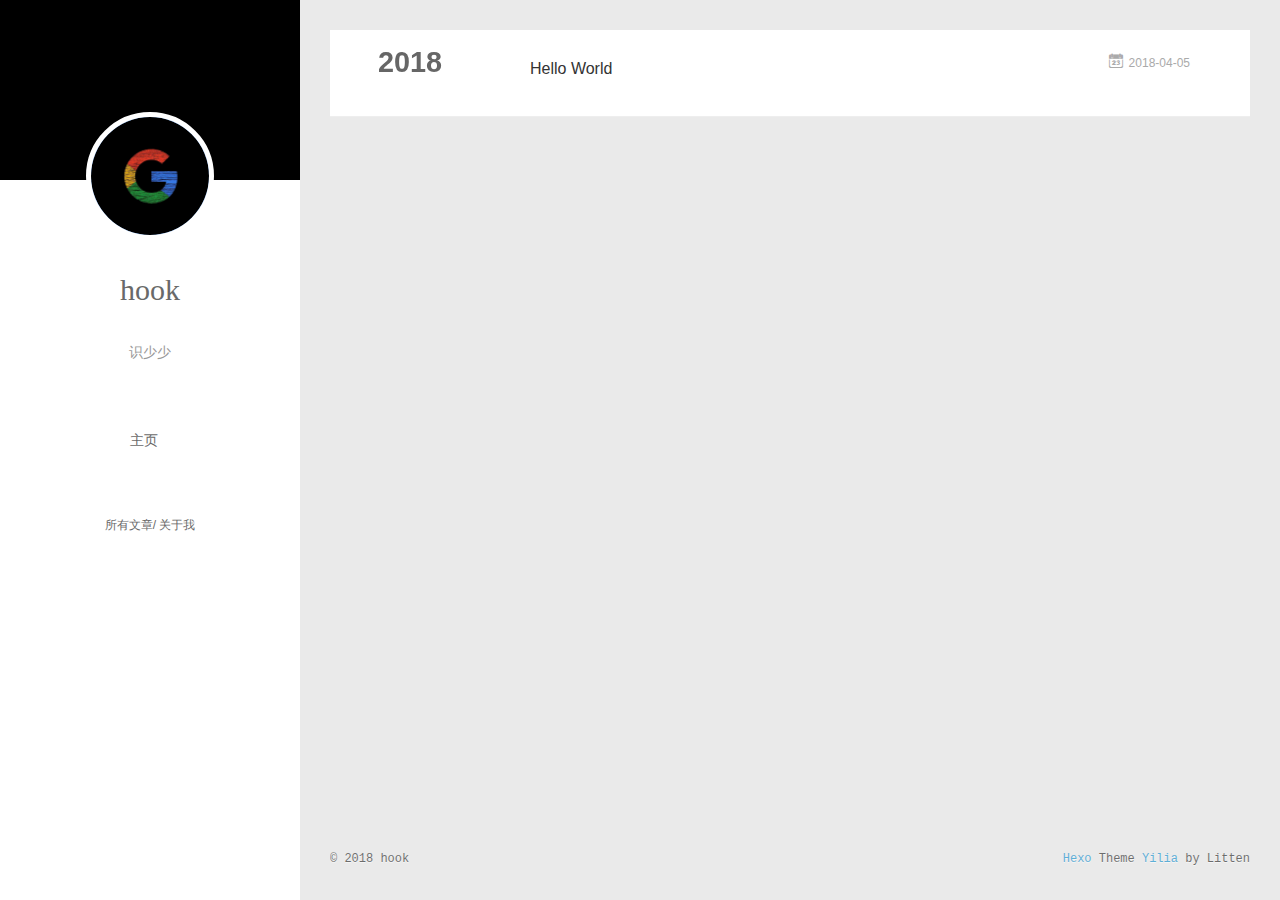
<file: archives/2018/index.html>
<!DOCTYPE html>
<html>
<head>
  <meta charset="utf-8">
  
  <meta name="renderer" content="webkit">
  <meta http-equiv="X-UA-Compatible" content="IE=edge" >
  <link rel="dns-prefetch" href="http://yoursite.com">
  <title>Archives: 2018 | Hexo</title>
  <meta name="viewport" content="width=device-width, initial-scale=1, maximum-scale=1">
  <meta property="og:type" content="website">
<meta property="og:title" content="Hexo">
<meta property="og:url" content="http://yoursite.com/archives/2018/index.html">
<meta property="og:site_name" content="Hexo">
<meta property="og:locale" content="default">
<meta name="twitter:card" content="summary">
<meta name="twitter:title" content="Hexo">
  
    <link rel="alternative" href="/atom.xml" title="Hexo" type="application/atom+xml">
  
  
    <link rel="icon" href="/favicon.png">
  
  <link rel="stylesheet" type="text/css" href="/./main.0cf68a.css">
  <style type="text/css">
  
    #container.show {
      background: linear-gradient(200deg,#a0cfe4,#e8c37e);
    }
  </style>
  

  

</head>

<body>
  <div id="container" q-class="show:isCtnShow">
    <canvas id="anm-canvas" class="anm-canvas"></canvas>
    <div class="left-col" q-class="show:isShow">
      
<div class="overlay" style="background: #000000"></div>
<div class="intrude-less">
	<header id="header" class="inner">
		<a href="/" class="profilepic">
			<img src="/img/g.jpg" class="js-avatar">
		</a>
		<hgroup>
		  <h1 class="header-author"><a href="/">hook</a></h1>
		</hgroup>
		
		<p class="header-subtitle">识少少</p>
		

		<nav class="header-menu">
			<ul>
			
				<li><a href="/">主页</a></li>
	        
			</ul>
		</nav>
		<nav class="header-smart-menu">
    		
    			
    			<a q-on="click: openSlider(e, 'innerArchive')" href="javascript:void(0)">所有文章</a>
    			
            
    			
    			<a q-on="click: openSlider(e, 'aboutme')" href="javascript:void(0)">关于我</a>
    			
            
		</nav>
		<nav class="header-nav">
			<div class="social">
				
			</div>
		</nav>
	</header>		
</div>

    </div>
    <div class="mid-col" q-class="show:isShow,hide:isShow|isFalse">
      
<nav id="mobile-nav">
  	<div class="overlay js-overlay" style="background: #000000"></div>
	<div class="btnctn js-mobile-btnctn">
  		<div class="slider-trigger list" q-on="click: openSlider(e)"><i class="icon icon-sort"></i></div>
	</div>
	<div class="intrude-less">
		<header id="header" class="inner">
			<div class="profilepic">
				<img src="/img/g.jpg" class="js-avatar">
			</div>
			<hgroup>
			  <h1 class="header-author js-header-author">hook</h1>
			</hgroup>
			
			<p class="header-subtitle"><i class="icon icon-quo-left"></i>识少少<i class="icon icon-quo-right"></i></p>
			
			
			
				
			
			
			
			<nav class="header-nav">
				<div class="social">
					
				</div>
			</nav>

			<nav class="header-menu js-header-menu">
				<ul style="width: 50%">
				
				
					<li style="width: 100%"><a href="/">主页</a></li>
		        
				</ul>
			</nav>
		</header>				
	</div>
	<div class="mobile-mask" style="display:none" q-show="isShow"></div>
</nav>

      <div id="wrapper" class="body-wrap">
        <div class="menu-l">
          <div class="canvas-wrap">
            <canvas data-colors="#eaeaea" data-sectionHeight="100" data-contentId="js-content" id="myCanvas1" class="anm-canvas"></canvas>
          </div>
          <div id="js-content" class="content-ll">
            
  
  
    
    
      
      
      <section class="archives-wrap">
        <div class="archive-year-wrap">
          <a href="/archives/2018" class="archive-year">2018</a>
        </div>
        <div class="archives">
    
    <article class="archive-article archive-type-post">
  <div class="archive-article-inner">
    <header class="archive-article-header">
      	<div class="article-meta">
	      	<a href="/2018/04/05/hello-world/" class="archive-article-date">
  	<time datetime="2018-04-05T15:05:08.458Z" itemprop="datePublished"><i class="icon-calendar icon"></i>2018-04-05</time>
</a>
        </div>
    	 
  
    <h1 itemprop="name">
      <a class="archive-article-title" href="/2018/04/05/hello-world/">Hello World</a>
    </h1>
  

        <div class="article-info info-on-right">
          
          

        </div>
        <div class="clearfix"></div>
    </header>
  </div>
</article>
  
  
    </div></section>
  

    


          </div>
        </div>
      </div>
      <footer id="footer">
  <div class="outer">
    <div id="footer-info">
    	<div class="footer-left">
    		&copy; 2018 hook
    	</div>
      	<div class="footer-right">
      		<a href="http://hexo.io/" target="_blank">Hexo</a>  Theme <a href="https://github.com/litten/hexo-theme-yilia" target="_blank">Yilia</a> by Litten
      	</div>
    </div>
  </div>
</footer>
    </div>
    <script>
	var yiliaConfig = {
		mathjax: false,
		isHome: false,
		isPost: false,
		isArchive: true,
		isTag: false,
		isCategory: false,
		open_in_new: false,
		toc_hide_index: true,
		root: "/",
		innerArchive: true,
		showTags: false
	}
</script>

<script>!function(t){function n(e){if(r[e])return r[e].exports;var i=r[e]={exports:{},id:e,loaded:!1};return t[e].call(i.exports,i,i.exports,n),i.loaded=!0,i.exports}var r={};n.m=t,n.c=r,n.p="./",n(0)}([function(t,n,r){r(195),t.exports=r(191)},function(t,n,r){var e=r(3),i=r(52),o=r(27),u=r(28),c=r(53),f="prototype",a=function(t,n,r){var s,l,h,v,p=t&a.F,d=t&a.G,y=t&a.S,g=t&a.P,b=t&a.B,m=d?e:y?e[n]||(e[n]={}):(e[n]||{})[f],x=d?i:i[n]||(i[n]={}),w=x[f]||(x[f]={});d&&(r=n);for(s in r)l=!p&&m&&void 0!==m[s],h=(l?m:r)[s],v=b&&l?c(h,e):g&&"function"==typeof h?c(Function.call,h):h,m&&u(m,s,h,t&a.U),x[s]!=h&&o(x,s,v),g&&w[s]!=h&&(w[s]=h)};e.core=i,a.F=1,a.G=2,a.S=4,a.P=8,a.B=16,a.W=32,a.U=64,a.R=128,t.exports=a},function(t,n,r){var e=r(6);t.exports=function(t){if(!e(t))throw TypeError(t+" is not an object!");return t}},function(t,n){var r=t.exports="undefined"!=typeof window&&window.Math==Math?window:"undefined"!=typeof self&&self.Math==Math?self:Function("return this")();"number"==typeof __g&&(__g=r)},function(t,n){t.exports=function(t){try{return!!t()}catch(t){return!0}}},function(t,n){var r=t.exports="undefined"!=typeof window&&window.Math==Math?window:"undefined"!=typeof self&&self.Math==Math?self:Function("return this")();"number"==typeof __g&&(__g=r)},function(t,n){t.exports=function(t){return"object"==typeof t?null!==t:"function"==typeof t}},function(t,n,r){var e=r(126)("wks"),i=r(76),o=r(3).Symbol,u="function"==typeof o;(t.exports=function(t){return e[t]||(e[t]=u&&o[t]||(u?o:i)("Symbol."+t))}).store=e},function(t,n){var r={}.hasOwnProperty;t.exports=function(t,n){return r.call(t,n)}},function(t,n,r){var e=r(94),i=r(33);t.exports=function(t){return e(i(t))}},function(t,n,r){t.exports=!r(4)(function(){return 7!=Object.defineProperty({},"a",{get:function(){return 7}}).a})},function(t,n,r){var e=r(2),i=r(167),o=r(50),u=Object.defineProperty;n.f=r(10)?Object.defineProperty:function(t,n,r){if(e(t),n=o(n,!0),e(r),i)try{return u(t,n,r)}catch(t){}if("get"in r||"set"in r)throw TypeError("Accessors not supported!");return"value"in r&&(t[n]=r.value),t}},function(t,n,r){t.exports=!r(18)(function(){return 7!=Object.defineProperty({},"a",{get:function(){return 7}}).a})},function(t,n,r){var e=r(14),i=r(22);t.exports=r(12)?function(t,n,r){return e.f(t,n,i(1,r))}:function(t,n,r){return t[n]=r,t}},function(t,n,r){var e=r(20),i=r(58),o=r(42),u=Object.defineProperty;n.f=r(12)?Object.defineProperty:function(t,n,r){if(e(t),n=o(n,!0),e(r),i)try{return u(t,n,r)}catch(t){}if("get"in r||"set"in r)throw TypeError("Accessors not supported!");return"value"in r&&(t[n]=r.value),t}},function(t,n,r){var e=r(40)("wks"),i=r(23),o=r(5).Symbol,u="function"==typeof o;(t.exports=function(t){return e[t]||(e[t]=u&&o[t]||(u?o:i)("Symbol."+t))}).store=e},function(t,n,r){var e=r(67),i=Math.min;t.exports=function(t){return t>0?i(e(t),9007199254740991):0}},function(t,n,r){var e=r(46);t.exports=function(t){return Object(e(t))}},function(t,n){t.exports=function(t){try{return!!t()}catch(t){return!0}}},function(t,n,r){var e=r(63),i=r(34);t.exports=Object.keys||function(t){return e(t,i)}},function(t,n,r){var e=r(21);t.exports=function(t){if(!e(t))throw TypeError(t+" is not an object!");return t}},function(t,n){t.exports=function(t){return"object"==typeof t?null!==t:"function"==typeof t}},function(t,n){t.exports=function(t,n){return{enumerable:!(1&t),configurable:!(2&t),writable:!(4&t),value:n}}},function(t,n){var r=0,e=Math.random();t.exports=function(t){return"Symbol(".concat(void 0===t?"":t,")_",(++r+e).toString(36))}},function(t,n){var r={}.hasOwnProperty;t.exports=function(t,n){return r.call(t,n)}},function(t,n){var r=t.exports={version:"2.4.0"};"number"==typeof __e&&(__e=r)},function(t,n){t.exports=function(t){if("function"!=typeof t)throw TypeError(t+" is not a function!");return t}},function(t,n,r){var e=r(11),i=r(66);t.exports=r(10)?function(t,n,r){return e.f(t,n,i(1,r))}:function(t,n,r){return t[n]=r,t}},function(t,n,r){var e=r(3),i=r(27),o=r(24),u=r(76)("src"),c="toString",f=Function[c],a=(""+f).split(c);r(52).inspectSource=function(t){return f.call(t)},(t.exports=function(t,n,r,c){var f="function"==typeof r;f&&(o(r,"name")||i(r,"name",n)),t[n]!==r&&(f&&(o(r,u)||i(r,u,t[n]?""+t[n]:a.join(String(n)))),t===e?t[n]=r:c?t[n]?t[n]=r:i(t,n,r):(delete t[n],i(t,n,r)))})(Function.prototype,c,function(){return"function"==typeof this&&this[u]||f.call(this)})},function(t,n,r){var e=r(1),i=r(4),o=r(46),u=function(t,n,r,e){var i=String(o(t)),u="<"+n;return""!==r&&(u+=" "+r+'="'+String(e).replace(/"/g,"&quot;")+'"'),u+">"+i+"</"+n+">"};t.exports=function(t,n){var r={};r[t]=n(u),e(e.P+e.F*i(function(){var n=""[t]('"');return n!==n.toLowerCase()||n.split('"').length>3}),"String",r)}},function(t,n,r){var e=r(115),i=r(46);t.exports=function(t){return e(i(t))}},function(t,n,r){var e=r(116),i=r(66),o=r(30),u=r(50),c=r(24),f=r(167),a=Object.getOwnPropertyDescriptor;n.f=r(10)?a:function(t,n){if(t=o(t),n=u(n,!0),f)try{return a(t,n)}catch(t){}if(c(t,n))return i(!e.f.call(t,n),t[n])}},function(t,n,r){var e=r(24),i=r(17),o=r(145)("IE_PROTO"),u=Object.prototype;t.exports=Object.getPrototypeOf||function(t){return t=i(t),e(t,o)?t[o]:"function"==typeof t.constructor&&t instanceof t.constructor?t.constructor.prototype:t instanceof Object?u:null}},function(t,n){t.exports=function(t){if(void 0==t)throw TypeError("Can't call method on  "+t);return t}},function(t,n){t.exports="constructor,hasOwnProperty,isPrototypeOf,propertyIsEnumerable,toLocaleString,toString,valueOf".split(",")},function(t,n){t.exports={}},function(t,n){t.exports=!0},function(t,n){n.f={}.propertyIsEnumerable},function(t,n,r){var e=r(14).f,i=r(8),o=r(15)("toStringTag");t.exports=function(t,n,r){t&&!i(t=r?t:t.prototype,o)&&e(t,o,{configurable:!0,value:n})}},function(t,n,r){var e=r(40)("keys"),i=r(23);t.exports=function(t){return e[t]||(e[t]=i(t))}},function(t,n,r){var e=r(5),i="__core-js_shared__",o=e[i]||(e[i]={});t.exports=function(t){return o[t]||(o[t]={})}},function(t,n){var r=Math.ceil,e=Math.floor;t.exports=function(t){return isNaN(t=+t)?0:(t>0?e:r)(t)}},function(t,n,r){var e=r(21);t.exports=function(t,n){if(!e(t))return t;var r,i;if(n&&"function"==typeof(r=t.toString)&&!e(i=r.call(t)))return i;if("function"==typeof(r=t.valueOf)&&!e(i=r.call(t)))return i;if(!n&&"function"==typeof(r=t.toString)&&!e(i=r.call(t)))return i;throw TypeError("Can't convert object to primitive value")}},function(t,n,r){var e=r(5),i=r(25),o=r(36),u=r(44),c=r(14).f;t.exports=function(t){var n=i.Symbol||(i.Symbol=o?{}:e.Symbol||{});"_"==t.charAt(0)||t in n||c(n,t,{value:u.f(t)})}},function(t,n,r){n.f=r(15)},function(t,n){var r={}.toString;t.exports=function(t){return r.call(t).slice(8,-1)}},function(t,n){t.exports=function(t){if(void 0==t)throw TypeError("Can't call method on  "+t);return t}},function(t,n,r){var e=r(4);t.exports=function(t,n){return!!t&&e(function(){n?t.call(null,function(){},1):t.call(null)})}},function(t,n,r){var e=r(53),i=r(115),o=r(17),u=r(16),c=r(203);t.exports=function(t,n){var r=1==t,f=2==t,a=3==t,s=4==t,l=6==t,h=5==t||l,v=n||c;return function(n,c,p){for(var d,y,g=o(n),b=i(g),m=e(c,p,3),x=u(b.length),w=0,S=r?v(n,x):f?v(n,0):void 0;x>w;w++)if((h||w in b)&&(d=b[w],y=m(d,w,g),t))if(r)S[w]=y;else if(y)switch(t){case 3:return!0;case 5:return d;case 6:return w;case 2:S.push(d)}else if(s)return!1;return l?-1:a||s?s:S}}},function(t,n,r){var e=r(1),i=r(52),o=r(4);t.exports=function(t,n){var r=(i.Object||{})[t]||Object[t],u={};u[t]=n(r),e(e.S+e.F*o(function(){r(1)}),"Object",u)}},function(t,n,r){var e=r(6);t.exports=function(t,n){if(!e(t))return t;var r,i;if(n&&"function"==typeof(r=t.toString)&&!e(i=r.call(t)))return i;if("function"==typeof(r=t.valueOf)&&!e(i=r.call(t)))return i;if(!n&&"function"==typeof(r=t.toString)&&!e(i=r.call(t)))return i;throw TypeError("Can't convert object to primitive value")}},function(t,n,r){var e=r(5),i=r(25),o=r(91),u=r(13),c="prototype",f=function(t,n,r){var a,s,l,h=t&f.F,v=t&f.G,p=t&f.S,d=t&f.P,y=t&f.B,g=t&f.W,b=v?i:i[n]||(i[n]={}),m=b[c],x=v?e:p?e[n]:(e[n]||{})[c];v&&(r=n);for(a in r)(s=!h&&x&&void 0!==x[a])&&a in b||(l=s?x[a]:r[a],b[a]=v&&"function"!=typeof x[a]?r[a]:y&&s?o(l,e):g&&x[a]==l?function(t){var n=function(n,r,e){if(this instanceof t){switch(arguments.length){case 0:return new t;case 1:return new t(n);case 2:return new t(n,r)}return new t(n,r,e)}return t.apply(this,arguments)};return n[c]=t[c],n}(l):d&&"function"==typeof l?o(Function.call,l):l,d&&((b.virtual||(b.virtual={}))[a]=l,t&f.R&&m&&!m[a]&&u(m,a,l)))};f.F=1,f.G=2,f.S=4,f.P=8,f.B=16,f.W=32,f.U=64,f.R=128,t.exports=f},function(t,n){var r=t.exports={version:"2.4.0"};"number"==typeof __e&&(__e=r)},function(t,n,r){var e=r(26);t.exports=function(t,n,r){if(e(t),void 0===n)return t;switch(r){case 1:return function(r){return t.call(n,r)};case 2:return function(r,e){return t.call(n,r,e)};case 3:return function(r,e,i){return t.call(n,r,e,i)}}return function(){return t.apply(n,arguments)}}},function(t,n,r){var e=r(183),i=r(1),o=r(126)("metadata"),u=o.store||(o.store=new(r(186))),c=function(t,n,r){var i=u.get(t);if(!i){if(!r)return;u.set(t,i=new e)}var o=i.get(n);if(!o){if(!r)return;i.set(n,o=new e)}return o},f=function(t,n,r){var e=c(n,r,!1);return void 0!==e&&e.has(t)},a=function(t,n,r){var e=c(n,r,!1);return void 0===e?void 0:e.get(t)},s=function(t,n,r,e){c(r,e,!0).set(t,n)},l=function(t,n){var r=c(t,n,!1),e=[];return r&&r.forEach(function(t,n){e.push(n)}),e},h=function(t){return void 0===t||"symbol"==typeof t?t:String(t)},v=function(t){i(i.S,"Reflect",t)};t.exports={store:u,map:c,has:f,get:a,set:s,keys:l,key:h,exp:v}},function(t,n,r){"use strict";if(r(10)){var e=r(69),i=r(3),o=r(4),u=r(1),c=r(127),f=r(152),a=r(53),s=r(68),l=r(66),h=r(27),v=r(73),p=r(67),d=r(16),y=r(75),g=r(50),b=r(24),m=r(180),x=r(114),w=r(6),S=r(17),_=r(137),O=r(70),E=r(32),P=r(71).f,j=r(154),F=r(76),M=r(7),A=r(48),N=r(117),T=r(146),I=r(155),k=r(80),L=r(123),R=r(74),C=r(130),D=r(160),U=r(11),W=r(31),G=U.f,B=W.f,V=i.RangeError,z=i.TypeError,q=i.Uint8Array,K="ArrayBuffer",J="Shared"+K,Y="BYTES_PER_ELEMENT",H="prototype",$=Array[H],X=f.ArrayBuffer,Q=f.DataView,Z=A(0),tt=A(2),nt=A(3),rt=A(4),et=A(5),it=A(6),ot=N(!0),ut=N(!1),ct=I.values,ft=I.keys,at=I.entries,st=$.lastIndexOf,lt=$.reduce,ht=$.reduceRight,vt=$.join,pt=$.sort,dt=$.slice,yt=$.toString,gt=$.toLocaleString,bt=M("iterator"),mt=M("toStringTag"),xt=F("typed_constructor"),wt=F("def_constructor"),St=c.CONSTR,_t=c.TYPED,Ot=c.VIEW,Et="Wrong length!",Pt=A(1,function(t,n){return Tt(T(t,t[wt]),n)}),jt=o(function(){return 1===new q(new Uint16Array([1]).buffer)[0]}),Ft=!!q&&!!q[H].set&&o(function(){new q(1).set({})}),Mt=function(t,n){if(void 0===t)throw z(Et);var r=+t,e=d(t);if(n&&!m(r,e))throw V(Et);return e},At=function(t,n){var r=p(t);if(r<0||r%n)throw V("Wrong offset!");return r},Nt=function(t){if(w(t)&&_t in t)return t;throw z(t+" is not a typed array!")},Tt=function(t,n){if(!(w(t)&&xt in t))throw z("It is not a typed array constructor!");return new t(n)},It=function(t,n){return kt(T(t,t[wt]),n)},kt=function(t,n){for(var r=0,e=n.length,i=Tt(t,e);e>r;)i[r]=n[r++];return i},Lt=function(t,n,r){G(t,n,{get:function(){return this._d[r]}})},Rt=function(t){var n,r,e,i,o,u,c=S(t),f=arguments.length,s=f>1?arguments[1]:void 0,l=void 0!==s,h=j(c);if(void 0!=h&&!_(h)){for(u=h.call(c),e=[],n=0;!(o=u.next()).done;n++)e.push(o.value);c=e}for(l&&f>2&&(s=a(s,arguments[2],2)),n=0,r=d(c.length),i=Tt(this,r);r>n;n++)i[n]=l?s(c[n],n):c[n];return i},Ct=function(){for(var t=0,n=arguments.length,r=Tt(this,n);n>t;)r[t]=arguments[t++];return r},Dt=!!q&&o(function(){gt.call(new q(1))}),Ut=function(){return gt.apply(Dt?dt.call(Nt(this)):Nt(this),arguments)},Wt={copyWithin:function(t,n){return D.call(Nt(this),t,n,arguments.length>2?arguments[2]:void 0)},every:function(t){return rt(Nt(this),t,arguments.length>1?arguments[1]:void 0)},fill:function(t){return C.apply(Nt(this),arguments)},filter:function(t){return It(this,tt(Nt(this),t,arguments.length>1?arguments[1]:void 0))},find:function(t){return et(Nt(this),t,arguments.length>1?arguments[1]:void 0)},findIndex:function(t){return it(Nt(this),t,arguments.length>1?arguments[1]:void 0)},forEach:function(t){Z(Nt(this),t,arguments.length>1?arguments[1]:void 0)},indexOf:function(t){return ut(Nt(this),t,arguments.length>1?arguments[1]:void 0)},includes:function(t){return ot(Nt(this),t,arguments.length>1?arguments[1]:void 0)},join:function(t){return vt.apply(Nt(this),arguments)},lastIndexOf:function(t){return st.apply(Nt(this),arguments)},map:function(t){return Pt(Nt(this),t,arguments.length>1?arguments[1]:void 0)},reduce:function(t){return lt.apply(Nt(this),arguments)},reduceRight:function(t){return ht.apply(Nt(this),arguments)},reverse:function(){for(var t,n=this,r=Nt(n).length,e=Math.floor(r/2),i=0;i<e;)t=n[i],n[i++]=n[--r],n[r]=t;return n},some:function(t){return nt(Nt(this),t,arguments.length>1?arguments[1]:void 0)},sort:function(t){return pt.call(Nt(this),t)},subarray:function(t,n){var r=Nt(this),e=r.length,i=y(t,e);return new(T(r,r[wt]))(r.buffer,r.byteOffset+i*r.BYTES_PER_ELEMENT,d((void 0===n?e:y(n,e))-i))}},Gt=function(t,n){return It(this,dt.call(Nt(this),t,n))},Bt=function(t){Nt(this);var n=At(arguments[1],1),r=this.length,e=S(t),i=d(e.length),o=0;if(i+n>r)throw V(Et);for(;o<i;)this[n+o]=e[o++]},Vt={entries:function(){return at.call(Nt(this))},keys:function(){return ft.call(Nt(this))},values:function(){return ct.call(Nt(this))}},zt=function(t,n){return w(t)&&t[_t]&&"symbol"!=typeof n&&n in t&&String(+n)==String(n)},qt=function(t,n){return zt(t,n=g(n,!0))?l(2,t[n]):B(t,n)},Kt=function(t,n,r){return!(zt(t,n=g(n,!0))&&w(r)&&b(r,"value"))||b(r,"get")||b(r,"set")||r.configurable||b(r,"writable")&&!r.writable||b(r,"enumerable")&&!r.enumerable?G(t,n,r):(t[n]=r.value,t)};St||(W.f=qt,U.f=Kt),u(u.S+u.F*!St,"Object",{getOwnPropertyDescriptor:qt,defineProperty:Kt}),o(function(){yt.call({})})&&(yt=gt=function(){return vt.call(this)});var Jt=v({},Wt);v(Jt,Vt),h(Jt,bt,Vt.values),v(Jt,{slice:Gt,set:Bt,constructor:function(){},toString:yt,toLocaleString:Ut}),Lt(Jt,"buffer","b"),Lt(Jt,"byteOffset","o"),Lt(Jt,"byteLength","l"),Lt(Jt,"length","e"),G(Jt,mt,{get:function(){return this[_t]}}),t.exports=function(t,n,r,f){f=!!f;var a=t+(f?"Clamped":"")+"Array",l="Uint8Array"!=a,v="get"+t,p="set"+t,y=i[a],g=y||{},b=y&&E(y),m=!y||!c.ABV,S={},_=y&&y[H],j=function(t,r){var e=t._d;return e.v[v](r*n+e.o,jt)},F=function(t,r,e){var i=t._d;f&&(e=(e=Math.round(e))<0?0:e>255?255:255&e),i.v[p](r*n+i.o,e,jt)},M=function(t,n){G(t,n,{get:function(){return j(this,n)},set:function(t){return F(this,n,t)},enumerable:!0})};m?(y=r(function(t,r,e,i){s(t,y,a,"_d");var o,u,c,f,l=0,v=0;if(w(r)){if(!(r instanceof X||(f=x(r))==K||f==J))return _t in r?kt(y,r):Rt.call(y,r);o=r,v=At(e,n);var p=r.byteLength;if(void 0===i){if(p%n)throw V(Et);if((u=p-v)<0)throw V(Et)}else if((u=d(i)*n)+v>p)throw V(Et);c=u/n}else c=Mt(r,!0),u=c*n,o=new X(u);for(h(t,"_d",{b:o,o:v,l:u,e:c,v:new Q(o)});l<c;)M(t,l++)}),_=y[H]=O(Jt),h(_,"constructor",y)):L(function(t){new y(null),new y(t)},!0)||(y=r(function(t,r,e,i){s(t,y,a);var o;return w(r)?r instanceof X||(o=x(r))==K||o==J?void 0!==i?new g(r,At(e,n),i):void 0!==e?new g(r,At(e,n)):new g(r):_t in r?kt(y,r):Rt.call(y,r):new g(Mt(r,l))}),Z(b!==Function.prototype?P(g).concat(P(b)):P(g),function(t){t in y||h(y,t,g[t])}),y[H]=_,e||(_.constructor=y));var A=_[bt],N=!!A&&("values"==A.name||void 0==A.name),T=Vt.values;h(y,xt,!0),h(_,_t,a),h(_,Ot,!0),h(_,wt,y),(f?new y(1)[mt]==a:mt in _)||G(_,mt,{get:function(){return a}}),S[a]=y,u(u.G+u.W+u.F*(y!=g),S),u(u.S,a,{BYTES_PER_ELEMENT:n,from:Rt,of:Ct}),Y in _||h(_,Y,n),u(u.P,a,Wt),R(a),u(u.P+u.F*Ft,a,{set:Bt}),u(u.P+u.F*!N,a,Vt),u(u.P+u.F*(_.toString!=yt),a,{toString:yt}),u(u.P+u.F*o(function(){new y(1).slice()}),a,{slice:Gt}),u(u.P+u.F*(o(function(){return[1,2].toLocaleString()!=new y([1,2]).toLocaleString()})||!o(function(){_.toLocaleString.call([1,2])})),a,{toLocaleString:Ut}),k[a]=N?A:T,e||N||h(_,bt,T)}}else t.exports=function(){}},function(t,n){var r={}.toString;t.exports=function(t){return r.call(t).slice(8,-1)}},function(t,n,r){var e=r(21),i=r(5).document,o=e(i)&&e(i.createElement);t.exports=function(t){return o?i.createElement(t):{}}},function(t,n,r){t.exports=!r(12)&&!r(18)(function(){return 7!=Object.defineProperty(r(57)("div"),"a",{get:function(){return 7}}).a})},function(t,n,r){"use strict";var e=r(36),i=r(51),o=r(64),u=r(13),c=r(8),f=r(35),a=r(96),s=r(38),l=r(103),h=r(15)("iterator"),v=!([].keys&&"next"in[].keys()),p="keys",d="values",y=function(){return this};t.exports=function(t,n,r,g,b,m,x){a(r,n,g);var w,S,_,O=function(t){if(!v&&t in F)return F[t];switch(t){case p:case d:return function(){return new r(this,t)}}return function(){return new r(this,t)}},E=n+" Iterator",P=b==d,j=!1,F=t.prototype,M=F[h]||F["@@iterator"]||b&&F[b],A=M||O(b),N=b?P?O("entries"):A:void 0,T="Array"==n?F.entries||M:M;if(T&&(_=l(T.call(new t)))!==Object.prototype&&(s(_,E,!0),e||c(_,h)||u(_,h,y)),P&&M&&M.name!==d&&(j=!0,A=function(){return M.call(this)}),e&&!x||!v&&!j&&F[h]||u(F,h,A),f[n]=A,f[E]=y,b)if(w={values:P?A:O(d),keys:m?A:O(p),entries:N},x)for(S in w)S in F||o(F,S,w[S]);else i(i.P+i.F*(v||j),n,w);return w}},function(t,n,r){var e=r(20),i=r(100),o=r(34),u=r(39)("IE_PROTO"),c=function(){},f="prototype",a=function(){var t,n=r(57)("iframe"),e=o.length;for(n.style.display="none",r(93).appendChild(n),n.src="javascript:",t=n.contentWindow.document,t.open(),t.write("<script>document.F=Object<\/script>"),t.close(),a=t.F;e--;)delete a[f][o[e]];return a()};t.exports=Object.create||function(t,n){var r;return null!==t?(c[f]=e(t),r=new c,c[f]=null,r[u]=t):r=a(),void 0===n?r:i(r,n)}},function(t,n,r){var e=r(63),i=r(34).concat("length","prototype");n.f=Object.getOwnPropertyNames||function(t){return e(t,i)}},function(t,n){n.f=Object.getOwnPropertySymbols},function(t,n,r){var e=r(8),i=r(9),o=r(90)(!1),u=r(39)("IE_PROTO");t.exports=function(t,n){var r,c=i(t),f=0,a=[];for(r in c)r!=u&&e(c,r)&&a.push(r);for(;n.length>f;)e(c,r=n[f++])&&(~o(a,r)||a.push(r));return a}},function(t,n,r){t.exports=r(13)},function(t,n,r){var e=r(76)("meta"),i=r(6),o=r(24),u=r(11).f,c=0,f=Object.isExtensible||function(){return!0},a=!r(4)(function(){return f(Object.preventExtensions({}))}),s=function(t){u(t,e,{value:{i:"O"+ ++c,w:{}}})},l=function(t,n){if(!i(t))return"symbol"==typeof t?t:("string"==typeof t?"S":"P")+t;if(!o(t,e)){if(!f(t))return"F";if(!n)return"E";s(t)}return t[e].i},h=function(t,n){if(!o(t,e)){if(!f(t))return!0;if(!n)return!1;s(t)}return t[e].w},v=function(t){return a&&p.NEED&&f(t)&&!o(t,e)&&s(t),t},p=t.exports={KEY:e,NEED:!1,fastKey:l,getWeak:h,onFreeze:v}},function(t,n){t.exports=function(t,n){return{enumerable:!(1&t),configurable:!(2&t),writable:!(4&t),value:n}}},function(t,n){var r=Math.ceil,e=Math.floor;t.exports=function(t){return isNaN(t=+t)?0:(t>0?e:r)(t)}},function(t,n){t.exports=function(t,n,r,e){if(!(t instanceof n)||void 0!==e&&e in t)throw TypeError(r+": incorrect invocation!");return t}},function(t,n){t.exports=!1},function(t,n,r){var e=r(2),i=r(173),o=r(133),u=r(145)("IE_PROTO"),c=function(){},f="prototype",a=function(){var t,n=r(132)("iframe"),e=o.length;for(n.style.display="none",r(135).appendChild(n),n.src="javascript:",t=n.contentWindow.document,t.open(),t.write("<script>document.F=Object<\/script>"),t.close(),a=t.F;e--;)delete a[f][o[e]];return a()};t.exports=Object.create||function(t,n){var r;return null!==t?(c[f]=e(t),r=new c,c[f]=null,r[u]=t):r=a(),void 0===n?r:i(r,n)}},function(t,n,r){var e=r(175),i=r(133).concat("length","prototype");n.f=Object.getOwnPropertyNames||function(t){return e(t,i)}},function(t,n,r){var e=r(175),i=r(133);t.exports=Object.keys||function(t){return e(t,i)}},function(t,n,r){var e=r(28);t.exports=function(t,n,r){for(var i in n)e(t,i,n[i],r);return t}},function(t,n,r){"use strict";var e=r(3),i=r(11),o=r(10),u=r(7)("species");t.exports=function(t){var n=e[t];o&&n&&!n[u]&&i.f(n,u,{configurable:!0,get:function(){return this}})}},function(t,n,r){var e=r(67),i=Math.max,o=Math.min;t.exports=function(t,n){return t=e(t),t<0?i(t+n,0):o(t,n)}},function(t,n){var r=0,e=Math.random();t.exports=function(t){return"Symbol(".concat(void 0===t?"":t,")_",(++r+e).toString(36))}},function(t,n,r){var e=r(33);t.exports=function(t){return Object(e(t))}},function(t,n,r){var e=r(7)("unscopables"),i=Array.prototype;void 0==i[e]&&r(27)(i,e,{}),t.exports=function(t){i[e][t]=!0}},function(t,n,r){var e=r(53),i=r(169),o=r(137),u=r(2),c=r(16),f=r(154),a={},s={},n=t.exports=function(t,n,r,l,h){var v,p,d,y,g=h?function(){return t}:f(t),b=e(r,l,n?2:1),m=0;if("function"!=typeof g)throw TypeError(t+" is not iterable!");if(o(g)){for(v=c(t.length);v>m;m++)if((y=n?b(u(p=t[m])[0],p[1]):b(t[m]))===a||y===s)return y}else for(d=g.call(t);!(p=d.next()).done;)if((y=i(d,b,p.value,n))===a||y===s)return y};n.BREAK=a,n.RETURN=s},function(t,n){t.exports={}},function(t,n,r){var e=r(11).f,i=r(24),o=r(7)("toStringTag");t.exports=function(t,n,r){t&&!i(t=r?t:t.prototype,o)&&e(t,o,{configurable:!0,value:n})}},function(t,n,r){var e=r(1),i=r(46),o=r(4),u=r(150),c="["+u+"]",f="​",a=RegExp("^"+c+c+"*"),s=RegExp(c+c+"*$"),l=function(t,n,r){var i={},c=o(function(){return!!u[t]()||f[t]()!=f}),a=i[t]=c?n(h):u[t];r&&(i[r]=a),e(e.P+e.F*c,"String",i)},h=l.trim=function(t,n){return t=String(i(t)),1&n&&(t=t.replace(a,"")),2&n&&(t=t.replace(s,"")),t};t.exports=l},function(t,n,r){t.exports={default:r(86),__esModule:!0}},function(t,n,r){t.exports={default:r(87),__esModule:!0}},function(t,n,r){"use strict";function e(t){return t&&t.__esModule?t:{default:t}}n.__esModule=!0;var i=r(84),o=e(i),u=r(83),c=e(u),f="function"==typeof c.default&&"symbol"==typeof o.default?function(t){return typeof t}:function(t){return t&&"function"==typeof c.default&&t.constructor===c.default&&t!==c.default.prototype?"symbol":typeof t};n.default="function"==typeof c.default&&"symbol"===f(o.default)?function(t){return void 0===t?"undefined":f(t)}:function(t){return t&&"function"==typeof c.default&&t.constructor===c.default&&t!==c.default.prototype?"symbol":void 0===t?"undefined":f(t)}},function(t,n,r){r(110),r(108),r(111),r(112),t.exports=r(25).Symbol},function(t,n,r){r(109),r(113),t.exports=r(44).f("iterator")},function(t,n){t.exports=function(t){if("function"!=typeof t)throw TypeError(t+" is not a function!");return t}},function(t,n){t.exports=function(){}},function(t,n,r){var e=r(9),i=r(106),o=r(105);t.exports=function(t){return function(n,r,u){var c,f=e(n),a=i(f.length),s=o(u,a);if(t&&r!=r){for(;a>s;)if((c=f[s++])!=c)return!0}else for(;a>s;s++)if((t||s in f)&&f[s]===r)return t||s||0;return!t&&-1}}},function(t,n,r){var e=r(88);t.exports=function(t,n,r){if(e(t),void 0===n)return t;switch(r){case 1:return function(r){return t.call(n,r)};case 2:return function(r,e){return t.call(n,r,e)};case 3:return function(r,e,i){return t.call(n,r,e,i)}}return function(){return t.apply(n,arguments)}}},function(t,n,r){var e=r(19),i=r(62),o=r(37);t.exports=function(t){var n=e(t),r=i.f;if(r)for(var u,c=r(t),f=o.f,a=0;c.length>a;)f.call(t,u=c[a++])&&n.push(u);return n}},function(t,n,r){t.exports=r(5).document&&document.documentElement},function(t,n,r){var e=r(56);t.exports=Object("z").propertyIsEnumerable(0)?Object:function(t){return"String"==e(t)?t.split(""):Object(t)}},function(t,n,r){var e=r(56);t.exports=Array.isArray||function(t){return"Array"==e(t)}},function(t,n,r){"use strict";var e=r(60),i=r(22),o=r(38),u={};r(13)(u,r(15)("iterator"),function(){return this}),t.exports=function(t,n,r){t.prototype=e(u,{next:i(1,r)}),o(t,n+" Iterator")}},function(t,n){t.exports=function(t,n){return{value:n,done:!!t}}},function(t,n,r){var e=r(19),i=r(9);t.exports=function(t,n){for(var r,o=i(t),u=e(o),c=u.length,f=0;c>f;)if(o[r=u[f++]]===n)return r}},function(t,n,r){var e=r(23)("meta"),i=r(21),o=r(8),u=r(14).f,c=0,f=Object.isExtensible||function(){return!0},a=!r(18)(function(){return f(Object.preventExtensions({}))}),s=function(t){u(t,e,{value:{i:"O"+ ++c,w:{}}})},l=function(t,n){if(!i(t))return"symbol"==typeof t?t:("string"==typeof t?"S":"P")+t;if(!o(t,e)){if(!f(t))return"F";if(!n)return"E";s(t)}return t[e].i},h=function(t,n){if(!o(t,e)){if(!f(t))return!0;if(!n)return!1;s(t)}return t[e].w},v=function(t){return a&&p.NEED&&f(t)&&!o(t,e)&&s(t),t},p=t.exports={KEY:e,NEED:!1,fastKey:l,getWeak:h,onFreeze:v}},function(t,n,r){var e=r(14),i=r(20),o=r(19);t.exports=r(12)?Object.defineProperties:function(t,n){i(t);for(var r,u=o(n),c=u.length,f=0;c>f;)e.f(t,r=u[f++],n[r]);return t}},function(t,n,r){var e=r(37),i=r(22),o=r(9),u=r(42),c=r(8),f=r(58),a=Object.getOwnPropertyDescriptor;n.f=r(12)?a:function(t,n){if(t=o(t),n=u(n,!0),f)try{return a(t,n)}catch(t){}if(c(t,n))return i(!e.f.call(t,n),t[n])}},function(t,n,r){var e=r(9),i=r(61).f,o={}.toString,u="object"==typeof window&&window&&Object.getOwnPropertyNames?Object.getOwnPropertyNames(window):[],c=function(t){try{return i(t)}catch(t){return u.slice()}};t.exports.f=function(t){return u&&"[object Window]"==o.call(t)?c(t):i(e(t))}},function(t,n,r){var e=r(8),i=r(77),o=r(39)("IE_PROTO"),u=Object.prototype;t.exports=Object.getPrototypeOf||function(t){return t=i(t),e(t,o)?t[o]:"function"==typeof t.constructor&&t instanceof t.constructor?t.constructor.prototype:t instanceof Object?u:null}},function(t,n,r){var e=r(41),i=r(33);t.exports=function(t){return function(n,r){var o,u,c=String(i(n)),f=e(r),a=c.length;return f<0||f>=a?t?"":void 0:(o=c.charCodeAt(f),o<55296||o>56319||f+1===a||(u=c.charCodeAt(f+1))<56320||u>57343?t?c.charAt(f):o:t?c.slice(f,f+2):u-56320+(o-55296<<10)+65536)}}},function(t,n,r){var e=r(41),i=Math.max,o=Math.min;t.exports=function(t,n){return t=e(t),t<0?i(t+n,0):o(t,n)}},function(t,n,r){var e=r(41),i=Math.min;t.exports=function(t){return t>0?i(e(t),9007199254740991):0}},function(t,n,r){"use strict";var e=r(89),i=r(97),o=r(35),u=r(9);t.exports=r(59)(Array,"Array",function(t,n){this._t=u(t),this._i=0,this._k=n},function(){var t=this._t,n=this._k,r=this._i++;return!t||r>=t.length?(this._t=void 0,i(1)):"keys"==n?i(0,r):"values"==n?i(0,t[r]):i(0,[r,t[r]])},"values"),o.Arguments=o.Array,e("keys"),e("values"),e("entries")},function(t,n){},function(t,n,r){"use strict";var e=r(104)(!0);r(59)(String,"String",function(t){this._t=String(t),this._i=0},function(){var t,n=this._t,r=this._i;return r>=n.length?{value:void 0,done:!0}:(t=e(n,r),this._i+=t.length,{value:t,done:!1})})},function(t,n,r){"use strict";var e=r(5),i=r(8),o=r(12),u=r(51),c=r(64),f=r(99).KEY,a=r(18),s=r(40),l=r(38),h=r(23),v=r(15),p=r(44),d=r(43),y=r(98),g=r(92),b=r(95),m=r(20),x=r(9),w=r(42),S=r(22),_=r(60),O=r(102),E=r(101),P=r(14),j=r(19),F=E.f,M=P.f,A=O.f,N=e.Symbol,T=e.JSON,I=T&&T.stringify,k="prototype",L=v("_hidden"),R=v("toPrimitive"),C={}.propertyIsEnumerable,D=s("symbol-registry"),U=s("symbols"),W=s("op-symbols"),G=Object[k],B="function"==typeof N,V=e.QObject,z=!V||!V[k]||!V[k].findChild,q=o&&a(function(){return 7!=_(M({},"a",{get:function(){return M(this,"a",{value:7}).a}})).a})?function(t,n,r){var e=F(G,n);e&&delete G[n],M(t,n,r),e&&t!==G&&M(G,n,e)}:M,K=function(t){var n=U[t]=_(N[k]);return n._k=t,n},J=B&&"symbol"==typeof N.iterator?function(t){return"symbol"==typeof t}:function(t){return t instanceof N},Y=function(t,n,r){return t===G&&Y(W,n,r),m(t),n=w(n,!0),m(r),i(U,n)?(r.enumerable?(i(t,L)&&t[L][n]&&(t[L][n]=!1),r=_(r,{enumerable:S(0,!1)})):(i(t,L)||M(t,L,S(1,{})),t[L][n]=!0),q(t,n,r)):M(t,n,r)},H=function(t,n){m(t);for(var r,e=g(n=x(n)),i=0,o=e.length;o>i;)Y(t,r=e[i++],n[r]);return t},$=function(t,n){return void 0===n?_(t):H(_(t),n)},X=function(t){var n=C.call(this,t=w(t,!0));return!(this===G&&i(U,t)&&!i(W,t))&&(!(n||!i(this,t)||!i(U,t)||i(this,L)&&this[L][t])||n)},Q=function(t,n){if(t=x(t),n=w(n,!0),t!==G||!i(U,n)||i(W,n)){var r=F(t,n);return!r||!i(U,n)||i(t,L)&&t[L][n]||(r.enumerable=!0),r}},Z=function(t){for(var n,r=A(x(t)),e=[],o=0;r.length>o;)i(U,n=r[o++])||n==L||n==f||e.push(n);return e},tt=function(t){for(var n,r=t===G,e=A(r?W:x(t)),o=[],u=0;e.length>u;)!i(U,n=e[u++])||r&&!i(G,n)||o.push(U[n]);return o};B||(N=function(){if(this instanceof N)throw TypeError("Symbol is not a constructor!");var t=h(arguments.length>0?arguments[0]:void 0),n=function(r){this===G&&n.call(W,r),i(this,L)&&i(this[L],t)&&(this[L][t]=!1),q(this,t,S(1,r))};return o&&z&&q(G,t,{configurable:!0,set:n}),K(t)},c(N[k],"toString",function(){return this._k}),E.f=Q,P.f=Y,r(61).f=O.f=Z,r(37).f=X,r(62).f=tt,o&&!r(36)&&c(G,"propertyIsEnumerable",X,!0),p.f=function(t){return K(v(t))}),u(u.G+u.W+u.F*!B,{Symbol:N});for(var nt="hasInstance,isConcatSpreadable,iterator,match,replace,search,species,split,toPrimitive,toStringTag,unscopables".split(","),rt=0;nt.length>rt;)v(nt[rt++]);for(var nt=j(v.store),rt=0;nt.length>rt;)d(nt[rt++]);u(u.S+u.F*!B,"Symbol",{for:function(t){return i(D,t+="")?D[t]:D[t]=N(t)},keyFor:function(t){if(J(t))return y(D,t);throw TypeError(t+" is not a symbol!")},useSetter:function(){z=!0},useSimple:function(){z=!1}}),u(u.S+u.F*!B,"Object",{create:$,defineProperty:Y,defineProperties:H,getOwnPropertyDescriptor:Q,getOwnPropertyNames:Z,getOwnPropertySymbols:tt}),T&&u(u.S+u.F*(!B||a(function(){var t=N();return"[null]"!=I([t])||"{}"!=I({a:t})||"{}"!=I(Object(t))})),"JSON",{stringify:function(t){if(void 0!==t&&!J(t)){for(var n,r,e=[t],i=1;arguments.length>i;)e.push(arguments[i++]);return n=e[1],"function"==typeof n&&(r=n),!r&&b(n)||(n=function(t,n){if(r&&(n=r.call(this,t,n)),!J(n))return n}),e[1]=n,I.apply(T,e)}}}),N[k][R]||r(13)(N[k],R,N[k].valueOf),l(N,"Symbol"),l(Math,"Math",!0),l(e.JSON,"JSON",!0)},function(t,n,r){r(43)("asyncIterator")},function(t,n,r){r(43)("observable")},function(t,n,r){r(107);for(var e=r(5),i=r(13),o=r(35),u=r(15)("toStringTag"),c=["NodeList","DOMTokenList","MediaList","StyleSheetList","CSSRuleList"],f=0;f<5;f++){var a=c[f],s=e[a],l=s&&s.prototype;l&&!l[u]&&i(l,u,a),o[a]=o.Array}},function(t,n,r){var e=r(45),i=r(7)("toStringTag"),o="Arguments"==e(function(){return arguments}()),u=function(t,n){try{return t[n]}catch(t){}};t.exports=function(t){var n,r,c;return void 0===t?"Undefined":null===t?"Null":"string"==typeof(r=u(n=Object(t),i))?r:o?e(n):"Object"==(c=e(n))&&"function"==typeof n.callee?"Arguments":c}},function(t,n,r){var e=r(45);t.exports=Object("z").propertyIsEnumerable(0)?Object:function(t){return"String"==e(t)?t.split(""):Object(t)}},function(t,n){n.f={}.propertyIsEnumerable},function(t,n,r){var e=r(30),i=r(16),o=r(75);t.exports=function(t){return function(n,r,u){var c,f=e(n),a=i(f.length),s=o(u,a);if(t&&r!=r){for(;a>s;)if((c=f[s++])!=c)return!0}else for(;a>s;s++)if((t||s in f)&&f[s]===r)return t||s||0;return!t&&-1}}},function(t,n,r){"use strict";var e=r(3),i=r(1),o=r(28),u=r(73),c=r(65),f=r(79),a=r(68),s=r(6),l=r(4),h=r(123),v=r(81),p=r(136);t.exports=function(t,n,r,d,y,g){var b=e[t],m=b,x=y?"set":"add",w=m&&m.prototype,S={},_=function(t){var n=w[t];o(w,t,"delete"==t?function(t){return!(g&&!s(t))&&n.call(this,0===t?0:t)}:"has"==t?function(t){return!(g&&!s(t))&&n.call(this,0===t?0:t)}:"get"==t?function(t){return g&&!s(t)?void 0:n.call(this,0===t?0:t)}:"add"==t?function(t){return n.call(this,0===t?0:t),this}:function(t,r){return n.call(this,0===t?0:t,r),this})};if("function"==typeof m&&(g||w.forEach&&!l(function(){(new m).entries().next()}))){var O=new m,E=O[x](g?{}:-0,1)!=O,P=l(function(){O.has(1)}),j=h(function(t){new m(t)}),F=!g&&l(function(){for(var t=new m,n=5;n--;)t[x](n,n);return!t.has(-0)});j||(m=n(function(n,r){a(n,m,t);var e=p(new b,n,m);return void 0!=r&&f(r,y,e[x],e),e}),m.prototype=w,w.constructor=m),(P||F)&&(_("delete"),_("has"),y&&_("get")),(F||E)&&_(x),g&&w.clear&&delete w.clear}else m=d.getConstructor(n,t,y,x),u(m.prototype,r),c.NEED=!0;return v(m,t),S[t]=m,i(i.G+i.W+i.F*(m!=b),S),g||d.setStrong(m,t,y),m}},function(t,n,r){"use strict";var e=r(27),i=r(28),o=r(4),u=r(46),c=r(7);t.exports=function(t,n,r){var f=c(t),a=r(u,f,""[t]),s=a[0],l=a[1];o(function(){var n={};return n[f]=function(){return 7},7!=""[t](n)})&&(i(String.prototype,t,s),e(RegExp.prototype,f,2==n?function(t,n){return l.call(t,this,n)}:function(t){return l.call(t,this)}))}
},function(t,n,r){"use strict";var e=r(2);t.exports=function(){var t=e(this),n="";return t.global&&(n+="g"),t.ignoreCase&&(n+="i"),t.multiline&&(n+="m"),t.unicode&&(n+="u"),t.sticky&&(n+="y"),n}},function(t,n){t.exports=function(t,n,r){var e=void 0===r;switch(n.length){case 0:return e?t():t.call(r);case 1:return e?t(n[0]):t.call(r,n[0]);case 2:return e?t(n[0],n[1]):t.call(r,n[0],n[1]);case 3:return e?t(n[0],n[1],n[2]):t.call(r,n[0],n[1],n[2]);case 4:return e?t(n[0],n[1],n[2],n[3]):t.call(r,n[0],n[1],n[2],n[3])}return t.apply(r,n)}},function(t,n,r){var e=r(6),i=r(45),o=r(7)("match");t.exports=function(t){var n;return e(t)&&(void 0!==(n=t[o])?!!n:"RegExp"==i(t))}},function(t,n,r){var e=r(7)("iterator"),i=!1;try{var o=[7][e]();o.return=function(){i=!0},Array.from(o,function(){throw 2})}catch(t){}t.exports=function(t,n){if(!n&&!i)return!1;var r=!1;try{var o=[7],u=o[e]();u.next=function(){return{done:r=!0}},o[e]=function(){return u},t(o)}catch(t){}return r}},function(t,n,r){t.exports=r(69)||!r(4)(function(){var t=Math.random();__defineSetter__.call(null,t,function(){}),delete r(3)[t]})},function(t,n){n.f=Object.getOwnPropertySymbols},function(t,n,r){var e=r(3),i="__core-js_shared__",o=e[i]||(e[i]={});t.exports=function(t){return o[t]||(o[t]={})}},function(t,n,r){for(var e,i=r(3),o=r(27),u=r(76),c=u("typed_array"),f=u("view"),a=!(!i.ArrayBuffer||!i.DataView),s=a,l=0,h="Int8Array,Uint8Array,Uint8ClampedArray,Int16Array,Uint16Array,Int32Array,Uint32Array,Float32Array,Float64Array".split(",");l<9;)(e=i[h[l++]])?(o(e.prototype,c,!0),o(e.prototype,f,!0)):s=!1;t.exports={ABV:a,CONSTR:s,TYPED:c,VIEW:f}},function(t,n){"use strict";var r={versions:function(){var t=window.navigator.userAgent;return{trident:t.indexOf("Trident")>-1,presto:t.indexOf("Presto")>-1,webKit:t.indexOf("AppleWebKit")>-1,gecko:t.indexOf("Gecko")>-1&&-1==t.indexOf("KHTML"),mobile:!!t.match(/AppleWebKit.*Mobile.*/),ios:!!t.match(/\(i[^;]+;( U;)? CPU.+Mac OS X/),android:t.indexOf("Android")>-1||t.indexOf("Linux")>-1,iPhone:t.indexOf("iPhone")>-1||t.indexOf("Mac")>-1,iPad:t.indexOf("iPad")>-1,webApp:-1==t.indexOf("Safari"),weixin:-1==t.indexOf("MicroMessenger")}}()};t.exports=r},function(t,n,r){"use strict";var e=r(85),i=function(t){return t&&t.__esModule?t:{default:t}}(e),o=function(){function t(t,n,e){return n||e?String.fromCharCode(n||e):r[t]||t}function n(t){return e[t]}var r={"&quot;":'"',"&lt;":"<","&gt;":">","&amp;":"&","&nbsp;":" "},e={};for(var u in r)e[r[u]]=u;return r["&apos;"]="'",e["'"]="&#39;",{encode:function(t){return t?(""+t).replace(/['<> "&]/g,n).replace(/\r?\n/g,"<br/>").replace(/\s/g,"&nbsp;"):""},decode:function(n){return n?(""+n).replace(/<br\s*\/?>/gi,"\n").replace(/&quot;|&lt;|&gt;|&amp;|&nbsp;|&apos;|&#(\d+);|&#(\d+)/g,t).replace(/\u00a0/g," "):""},encodeBase16:function(t){if(!t)return t;t+="";for(var n=[],r=0,e=t.length;e>r;r++)n.push(t.charCodeAt(r).toString(16).toUpperCase());return n.join("")},encodeBase16forJSON:function(t){if(!t)return t;t=t.replace(/[\u4E00-\u9FBF]/gi,function(t){return escape(t).replace("%u","\\u")});for(var n=[],r=0,e=t.length;e>r;r++)n.push(t.charCodeAt(r).toString(16).toUpperCase());return n.join("")},decodeBase16:function(t){if(!t)return t;t+="";for(var n=[],r=0,e=t.length;e>r;r+=2)n.push(String.fromCharCode("0x"+t.slice(r,r+2)));return n.join("")},encodeObject:function(t){if(t instanceof Array)for(var n=0,r=t.length;r>n;n++)t[n]=o.encodeObject(t[n]);else if("object"==(void 0===t?"undefined":(0,i.default)(t)))for(var e in t)t[e]=o.encodeObject(t[e]);else if("string"==typeof t)return o.encode(t);return t},loadScript:function(t){var n=document.createElement("script");document.getElementsByTagName("body")[0].appendChild(n),n.setAttribute("src",t)},addLoadEvent:function(t){var n=window.onload;"function"!=typeof window.onload?window.onload=t:window.onload=function(){n(),t()}}}}();t.exports=o},function(t,n,r){"use strict";var e=r(17),i=r(75),o=r(16);t.exports=function(t){for(var n=e(this),r=o(n.length),u=arguments.length,c=i(u>1?arguments[1]:void 0,r),f=u>2?arguments[2]:void 0,a=void 0===f?r:i(f,r);a>c;)n[c++]=t;return n}},function(t,n,r){"use strict";var e=r(11),i=r(66);t.exports=function(t,n,r){n in t?e.f(t,n,i(0,r)):t[n]=r}},function(t,n,r){var e=r(6),i=r(3).document,o=e(i)&&e(i.createElement);t.exports=function(t){return o?i.createElement(t):{}}},function(t,n){t.exports="constructor,hasOwnProperty,isPrototypeOf,propertyIsEnumerable,toLocaleString,toString,valueOf".split(",")},function(t,n,r){var e=r(7)("match");t.exports=function(t){var n=/./;try{"/./"[t](n)}catch(r){try{return n[e]=!1,!"/./"[t](n)}catch(t){}}return!0}},function(t,n,r){t.exports=r(3).document&&document.documentElement},function(t,n,r){var e=r(6),i=r(144).set;t.exports=function(t,n,r){var o,u=n.constructor;return u!==r&&"function"==typeof u&&(o=u.prototype)!==r.prototype&&e(o)&&i&&i(t,o),t}},function(t,n,r){var e=r(80),i=r(7)("iterator"),o=Array.prototype;t.exports=function(t){return void 0!==t&&(e.Array===t||o[i]===t)}},function(t,n,r){var e=r(45);t.exports=Array.isArray||function(t){return"Array"==e(t)}},function(t,n,r){"use strict";var e=r(70),i=r(66),o=r(81),u={};r(27)(u,r(7)("iterator"),function(){return this}),t.exports=function(t,n,r){t.prototype=e(u,{next:i(1,r)}),o(t,n+" Iterator")}},function(t,n,r){"use strict";var e=r(69),i=r(1),o=r(28),u=r(27),c=r(24),f=r(80),a=r(139),s=r(81),l=r(32),h=r(7)("iterator"),v=!([].keys&&"next"in[].keys()),p="keys",d="values",y=function(){return this};t.exports=function(t,n,r,g,b,m,x){a(r,n,g);var w,S,_,O=function(t){if(!v&&t in F)return F[t];switch(t){case p:case d:return function(){return new r(this,t)}}return function(){return new r(this,t)}},E=n+" Iterator",P=b==d,j=!1,F=t.prototype,M=F[h]||F["@@iterator"]||b&&F[b],A=M||O(b),N=b?P?O("entries"):A:void 0,T="Array"==n?F.entries||M:M;if(T&&(_=l(T.call(new t)))!==Object.prototype&&(s(_,E,!0),e||c(_,h)||u(_,h,y)),P&&M&&M.name!==d&&(j=!0,A=function(){return M.call(this)}),e&&!x||!v&&!j&&F[h]||u(F,h,A),f[n]=A,f[E]=y,b)if(w={values:P?A:O(d),keys:m?A:O(p),entries:N},x)for(S in w)S in F||o(F,S,w[S]);else i(i.P+i.F*(v||j),n,w);return w}},function(t,n){var r=Math.expm1;t.exports=!r||r(10)>22025.465794806718||r(10)<22025.465794806718||-2e-17!=r(-2e-17)?function(t){return 0==(t=+t)?t:t>-1e-6&&t<1e-6?t+t*t/2:Math.exp(t)-1}:r},function(t,n){t.exports=Math.sign||function(t){return 0==(t=+t)||t!=t?t:t<0?-1:1}},function(t,n,r){var e=r(3),i=r(151).set,o=e.MutationObserver||e.WebKitMutationObserver,u=e.process,c=e.Promise,f="process"==r(45)(u);t.exports=function(){var t,n,r,a=function(){var e,i;for(f&&(e=u.domain)&&e.exit();t;){i=t.fn,t=t.next;try{i()}catch(e){throw t?r():n=void 0,e}}n=void 0,e&&e.enter()};if(f)r=function(){u.nextTick(a)};else if(o){var s=!0,l=document.createTextNode("");new o(a).observe(l,{characterData:!0}),r=function(){l.data=s=!s}}else if(c&&c.resolve){var h=c.resolve();r=function(){h.then(a)}}else r=function(){i.call(e,a)};return function(e){var i={fn:e,next:void 0};n&&(n.next=i),t||(t=i,r()),n=i}}},function(t,n,r){var e=r(6),i=r(2),o=function(t,n){if(i(t),!e(n)&&null!==n)throw TypeError(n+": can't set as prototype!")};t.exports={set:Object.setPrototypeOf||("__proto__"in{}?function(t,n,e){try{e=r(53)(Function.call,r(31).f(Object.prototype,"__proto__").set,2),e(t,[]),n=!(t instanceof Array)}catch(t){n=!0}return function(t,r){return o(t,r),n?t.__proto__=r:e(t,r),t}}({},!1):void 0),check:o}},function(t,n,r){var e=r(126)("keys"),i=r(76);t.exports=function(t){return e[t]||(e[t]=i(t))}},function(t,n,r){var e=r(2),i=r(26),o=r(7)("species");t.exports=function(t,n){var r,u=e(t).constructor;return void 0===u||void 0==(r=e(u)[o])?n:i(r)}},function(t,n,r){var e=r(67),i=r(46);t.exports=function(t){return function(n,r){var o,u,c=String(i(n)),f=e(r),a=c.length;return f<0||f>=a?t?"":void 0:(o=c.charCodeAt(f),o<55296||o>56319||f+1===a||(u=c.charCodeAt(f+1))<56320||u>57343?t?c.charAt(f):o:t?c.slice(f,f+2):u-56320+(o-55296<<10)+65536)}}},function(t,n,r){var e=r(122),i=r(46);t.exports=function(t,n,r){if(e(n))throw TypeError("String#"+r+" doesn't accept regex!");return String(i(t))}},function(t,n,r){"use strict";var e=r(67),i=r(46);t.exports=function(t){var n=String(i(this)),r="",o=e(t);if(o<0||o==1/0)throw RangeError("Count can't be negative");for(;o>0;(o>>>=1)&&(n+=n))1&o&&(r+=n);return r}},function(t,n){t.exports="\t\n\v\f\r   ᠎             　\u2028\u2029\ufeff"},function(t,n,r){var e,i,o,u=r(53),c=r(121),f=r(135),a=r(132),s=r(3),l=s.process,h=s.setImmediate,v=s.clearImmediate,p=s.MessageChannel,d=0,y={},g="onreadystatechange",b=function(){var t=+this;if(y.hasOwnProperty(t)){var n=y[t];delete y[t],n()}},m=function(t){b.call(t.data)};h&&v||(h=function(t){for(var n=[],r=1;arguments.length>r;)n.push(arguments[r++]);return y[++d]=function(){c("function"==typeof t?t:Function(t),n)},e(d),d},v=function(t){delete y[t]},"process"==r(45)(l)?e=function(t){l.nextTick(u(b,t,1))}:p?(i=new p,o=i.port2,i.port1.onmessage=m,e=u(o.postMessage,o,1)):s.addEventListener&&"function"==typeof postMessage&&!s.importScripts?(e=function(t){s.postMessage(t+"","*")},s.addEventListener("message",m,!1)):e=g in a("script")?function(t){f.appendChild(a("script"))[g]=function(){f.removeChild(this),b.call(t)}}:function(t){setTimeout(u(b,t,1),0)}),t.exports={set:h,clear:v}},function(t,n,r){"use strict";var e=r(3),i=r(10),o=r(69),u=r(127),c=r(27),f=r(73),a=r(4),s=r(68),l=r(67),h=r(16),v=r(71).f,p=r(11).f,d=r(130),y=r(81),g="ArrayBuffer",b="DataView",m="prototype",x="Wrong length!",w="Wrong index!",S=e[g],_=e[b],O=e.Math,E=e.RangeError,P=e.Infinity,j=S,F=O.abs,M=O.pow,A=O.floor,N=O.log,T=O.LN2,I="buffer",k="byteLength",L="byteOffset",R=i?"_b":I,C=i?"_l":k,D=i?"_o":L,U=function(t,n,r){var e,i,o,u=Array(r),c=8*r-n-1,f=(1<<c)-1,a=f>>1,s=23===n?M(2,-24)-M(2,-77):0,l=0,h=t<0||0===t&&1/t<0?1:0;for(t=F(t),t!=t||t===P?(i=t!=t?1:0,e=f):(e=A(N(t)/T),t*(o=M(2,-e))<1&&(e--,o*=2),t+=e+a>=1?s/o:s*M(2,1-a),t*o>=2&&(e++,o/=2),e+a>=f?(i=0,e=f):e+a>=1?(i=(t*o-1)*M(2,n),e+=a):(i=t*M(2,a-1)*M(2,n),e=0));n>=8;u[l++]=255&i,i/=256,n-=8);for(e=e<<n|i,c+=n;c>0;u[l++]=255&e,e/=256,c-=8);return u[--l]|=128*h,u},W=function(t,n,r){var e,i=8*r-n-1,o=(1<<i)-1,u=o>>1,c=i-7,f=r-1,a=t[f--],s=127&a;for(a>>=7;c>0;s=256*s+t[f],f--,c-=8);for(e=s&(1<<-c)-1,s>>=-c,c+=n;c>0;e=256*e+t[f],f--,c-=8);if(0===s)s=1-u;else{if(s===o)return e?NaN:a?-P:P;e+=M(2,n),s-=u}return(a?-1:1)*e*M(2,s-n)},G=function(t){return t[3]<<24|t[2]<<16|t[1]<<8|t[0]},B=function(t){return[255&t]},V=function(t){return[255&t,t>>8&255]},z=function(t){return[255&t,t>>8&255,t>>16&255,t>>24&255]},q=function(t){return U(t,52,8)},K=function(t){return U(t,23,4)},J=function(t,n,r){p(t[m],n,{get:function(){return this[r]}})},Y=function(t,n,r,e){var i=+r,o=l(i);if(i!=o||o<0||o+n>t[C])throw E(w);var u=t[R]._b,c=o+t[D],f=u.slice(c,c+n);return e?f:f.reverse()},H=function(t,n,r,e,i,o){var u=+r,c=l(u);if(u!=c||c<0||c+n>t[C])throw E(w);for(var f=t[R]._b,a=c+t[D],s=e(+i),h=0;h<n;h++)f[a+h]=s[o?h:n-h-1]},$=function(t,n){s(t,S,g);var r=+n,e=h(r);if(r!=e)throw E(x);return e};if(u.ABV){if(!a(function(){new S})||!a(function(){new S(.5)})){S=function(t){return new j($(this,t))};for(var X,Q=S[m]=j[m],Z=v(j),tt=0;Z.length>tt;)(X=Z[tt++])in S||c(S,X,j[X]);o||(Q.constructor=S)}var nt=new _(new S(2)),rt=_[m].setInt8;nt.setInt8(0,2147483648),nt.setInt8(1,2147483649),!nt.getInt8(0)&&nt.getInt8(1)||f(_[m],{setInt8:function(t,n){rt.call(this,t,n<<24>>24)},setUint8:function(t,n){rt.call(this,t,n<<24>>24)}},!0)}else S=function(t){var n=$(this,t);this._b=d.call(Array(n),0),this[C]=n},_=function(t,n,r){s(this,_,b),s(t,S,b);var e=t[C],i=l(n);if(i<0||i>e)throw E("Wrong offset!");if(r=void 0===r?e-i:h(r),i+r>e)throw E(x);this[R]=t,this[D]=i,this[C]=r},i&&(J(S,k,"_l"),J(_,I,"_b"),J(_,k,"_l"),J(_,L,"_o")),f(_[m],{getInt8:function(t){return Y(this,1,t)[0]<<24>>24},getUint8:function(t){return Y(this,1,t)[0]},getInt16:function(t){var n=Y(this,2,t,arguments[1]);return(n[1]<<8|n[0])<<16>>16},getUint16:function(t){var n=Y(this,2,t,arguments[1]);return n[1]<<8|n[0]},getInt32:function(t){return G(Y(this,4,t,arguments[1]))},getUint32:function(t){return G(Y(this,4,t,arguments[1]))>>>0},getFloat32:function(t){return W(Y(this,4,t,arguments[1]),23,4)},getFloat64:function(t){return W(Y(this,8,t,arguments[1]),52,8)},setInt8:function(t,n){H(this,1,t,B,n)},setUint8:function(t,n){H(this,1,t,B,n)},setInt16:function(t,n){H(this,2,t,V,n,arguments[2])},setUint16:function(t,n){H(this,2,t,V,n,arguments[2])},setInt32:function(t,n){H(this,4,t,z,n,arguments[2])},setUint32:function(t,n){H(this,4,t,z,n,arguments[2])},setFloat32:function(t,n){H(this,4,t,K,n,arguments[2])},setFloat64:function(t,n){H(this,8,t,q,n,arguments[2])}});y(S,g),y(_,b),c(_[m],u.VIEW,!0),n[g]=S,n[b]=_},function(t,n,r){var e=r(3),i=r(52),o=r(69),u=r(182),c=r(11).f;t.exports=function(t){var n=i.Symbol||(i.Symbol=o?{}:e.Symbol||{});"_"==t.charAt(0)||t in n||c(n,t,{value:u.f(t)})}},function(t,n,r){var e=r(114),i=r(7)("iterator"),o=r(80);t.exports=r(52).getIteratorMethod=function(t){if(void 0!=t)return t[i]||t["@@iterator"]||o[e(t)]}},function(t,n,r){"use strict";var e=r(78),i=r(170),o=r(80),u=r(30);t.exports=r(140)(Array,"Array",function(t,n){this._t=u(t),this._i=0,this._k=n},function(){var t=this._t,n=this._k,r=this._i++;return!t||r>=t.length?(this._t=void 0,i(1)):"keys"==n?i(0,r):"values"==n?i(0,t[r]):i(0,[r,t[r]])},"values"),o.Arguments=o.Array,e("keys"),e("values"),e("entries")},function(t,n){function r(t,n){t.classList?t.classList.add(n):t.className+=" "+n}t.exports=r},function(t,n){function r(t,n){if(t.classList)t.classList.remove(n);else{var r=new RegExp("(^|\\b)"+n.split(" ").join("|")+"(\\b|$)","gi");t.className=t.className.replace(r," ")}}t.exports=r},function(t,n){function r(){throw new Error("setTimeout has not been defined")}function e(){throw new Error("clearTimeout has not been defined")}function i(t){if(s===setTimeout)return setTimeout(t,0);if((s===r||!s)&&setTimeout)return s=setTimeout,setTimeout(t,0);try{return s(t,0)}catch(n){try{return s.call(null,t,0)}catch(n){return s.call(this,t,0)}}}function o(t){if(l===clearTimeout)return clearTimeout(t);if((l===e||!l)&&clearTimeout)return l=clearTimeout,clearTimeout(t);try{return l(t)}catch(n){try{return l.call(null,t)}catch(n){return l.call(this,t)}}}function u(){d&&v&&(d=!1,v.length?p=v.concat(p):y=-1,p.length&&c())}function c(){if(!d){var t=i(u);d=!0;for(var n=p.length;n;){for(v=p,p=[];++y<n;)v&&v[y].run();y=-1,n=p.length}v=null,d=!1,o(t)}}function f(t,n){this.fun=t,this.array=n}function a(){}var s,l,h=t.exports={};!function(){try{s="function"==typeof setTimeout?setTimeout:r}catch(t){s=r}try{l="function"==typeof clearTimeout?clearTimeout:e}catch(t){l=e}}();var v,p=[],d=!1,y=-1;h.nextTick=function(t){var n=new Array(arguments.length-1);if(arguments.length>1)for(var r=1;r<arguments.length;r++)n[r-1]=arguments[r];p.push(new f(t,n)),1!==p.length||d||i(c)},f.prototype.run=function(){this.fun.apply(null,this.array)},h.title="browser",h.browser=!0,h.env={},h.argv=[],h.version="",h.versions={},h.on=a,h.addListener=a,h.once=a,h.off=a,h.removeListener=a,h.removeAllListeners=a,h.emit=a,h.prependListener=a,h.prependOnceListener=a,h.listeners=function(t){return[]},h.binding=function(t){throw new Error("process.binding is not supported")},h.cwd=function(){return"/"},h.chdir=function(t){throw new Error("process.chdir is not supported")},h.umask=function(){return 0}},function(t,n,r){var e=r(45);t.exports=function(t,n){if("number"!=typeof t&&"Number"!=e(t))throw TypeError(n);return+t}},function(t,n,r){"use strict";var e=r(17),i=r(75),o=r(16);t.exports=[].copyWithin||function(t,n){var r=e(this),u=o(r.length),c=i(t,u),f=i(n,u),a=arguments.length>2?arguments[2]:void 0,s=Math.min((void 0===a?u:i(a,u))-f,u-c),l=1;for(f<c&&c<f+s&&(l=-1,f+=s-1,c+=s-1);s-- >0;)f in r?r[c]=r[f]:delete r[c],c+=l,f+=l;return r}},function(t,n,r){var e=r(79);t.exports=function(t,n){var r=[];return e(t,!1,r.push,r,n),r}},function(t,n,r){var e=r(26),i=r(17),o=r(115),u=r(16);t.exports=function(t,n,r,c,f){e(n);var a=i(t),s=o(a),l=u(a.length),h=f?l-1:0,v=f?-1:1;if(r<2)for(;;){if(h in s){c=s[h],h+=v;break}if(h+=v,f?h<0:l<=h)throw TypeError("Reduce of empty array with no initial value")}for(;f?h>=0:l>h;h+=v)h in s&&(c=n(c,s[h],h,a));return c}},function(t,n,r){"use strict";var e=r(26),i=r(6),o=r(121),u=[].slice,c={},f=function(t,n,r){if(!(n in c)){for(var e=[],i=0;i<n;i++)e[i]="a["+i+"]";c[n]=Function("F,a","return new F("+e.join(",")+")")}return c[n](t,r)};t.exports=Function.bind||function(t){var n=e(this),r=u.call(arguments,1),c=function(){var e=r.concat(u.call(arguments));return this instanceof c?f(n,e.length,e):o(n,e,t)};return i(n.prototype)&&(c.prototype=n.prototype),c}},function(t,n,r){"use strict";var e=r(11).f,i=r(70),o=r(73),u=r(53),c=r(68),f=r(46),a=r(79),s=r(140),l=r(170),h=r(74),v=r(10),p=r(65).fastKey,d=v?"_s":"size",y=function(t,n){var r,e=p(n);if("F"!==e)return t._i[e];for(r=t._f;r;r=r.n)if(r.k==n)return r};t.exports={getConstructor:function(t,n,r,s){var l=t(function(t,e){c(t,l,n,"_i"),t._i=i(null),t._f=void 0,t._l=void 0,t[d]=0,void 0!=e&&a(e,r,t[s],t)});return o(l.prototype,{clear:function(){for(var t=this,n=t._i,r=t._f;r;r=r.n)r.r=!0,r.p&&(r.p=r.p.n=void 0),delete n[r.i];t._f=t._l=void 0,t[d]=0},delete:function(t){var n=this,r=y(n,t);if(r){var e=r.n,i=r.p;delete n._i[r.i],r.r=!0,i&&(i.n=e),e&&(e.p=i),n._f==r&&(n._f=e),n._l==r&&(n._l=i),n[d]--}return!!r},forEach:function(t){c(this,l,"forEach");for(var n,r=u(t,arguments.length>1?arguments[1]:void 0,3);n=n?n.n:this._f;)for(r(n.v,n.k,this);n&&n.r;)n=n.p},has:function(t){return!!y(this,t)}}),v&&e(l.prototype,"size",{get:function(){return f(this[d])}}),l},def:function(t,n,r){var e,i,o=y(t,n);return o?o.v=r:(t._l=o={i:i=p(n,!0),k:n,v:r,p:e=t._l,n:void 0,r:!1},t._f||(t._f=o),e&&(e.n=o),t[d]++,"F"!==i&&(t._i[i]=o)),t},getEntry:y,setStrong:function(t,n,r){s(t,n,function(t,n){this._t=t,this._k=n,this._l=void 0},function(){for(var t=this,n=t._k,r=t._l;r&&r.r;)r=r.p;return t._t&&(t._l=r=r?r.n:t._t._f)?"keys"==n?l(0,r.k):"values"==n?l(0,r.v):l(0,[r.k,r.v]):(t._t=void 0,l(1))},r?"entries":"values",!r,!0),h(n)}}},function(t,n,r){var e=r(114),i=r(161);t.exports=function(t){return function(){if(e(this)!=t)throw TypeError(t+"#toJSON isn't generic");return i(this)}}},function(t,n,r){"use strict";var e=r(73),i=r(65).getWeak,o=r(2),u=r(6),c=r(68),f=r(79),a=r(48),s=r(24),l=a(5),h=a(6),v=0,p=function(t){return t._l||(t._l=new d)},d=function(){this.a=[]},y=function(t,n){return l(t.a,function(t){return t[0]===n})};d.prototype={get:function(t){var n=y(this,t);if(n)return n[1]},has:function(t){return!!y(this,t)},set:function(t,n){var r=y(this,t);r?r[1]=n:this.a.push([t,n])},delete:function(t){var n=h(this.a,function(n){return n[0]===t});return~n&&this.a.splice(n,1),!!~n}},t.exports={getConstructor:function(t,n,r,o){var a=t(function(t,e){c(t,a,n,"_i"),t._i=v++,t._l=void 0,void 0!=e&&f(e,r,t[o],t)});return e(a.prototype,{delete:function(t){if(!u(t))return!1;var n=i(t);return!0===n?p(this).delete(t):n&&s(n,this._i)&&delete n[this._i]},has:function(t){if(!u(t))return!1;var n=i(t);return!0===n?p(this).has(t):n&&s(n,this._i)}}),a},def:function(t,n,r){var e=i(o(n),!0);return!0===e?p(t).set(n,r):e[t._i]=r,t},ufstore:p}},function(t,n,r){t.exports=!r(10)&&!r(4)(function(){return 7!=Object.defineProperty(r(132)("div"),"a",{get:function(){return 7}}).a})},function(t,n,r){var e=r(6),i=Math.floor;t.exports=function(t){return!e(t)&&isFinite(t)&&i(t)===t}},function(t,n,r){var e=r(2);t.exports=function(t,n,r,i){try{return i?n(e(r)[0],r[1]):n(r)}catch(n){var o=t.return;throw void 0!==o&&e(o.call(t)),n}}},function(t,n){t.exports=function(t,n){return{value:n,done:!!t}}},function(t,n){t.exports=Math.log1p||function(t){return(t=+t)>-1e-8&&t<1e-8?t-t*t/2:Math.log(1+t)}},function(t,n,r){"use strict";var e=r(72),i=r(125),o=r(116),u=r(17),c=r(115),f=Object.assign;t.exports=!f||r(4)(function(){var t={},n={},r=Symbol(),e="abcdefghijklmnopqrst";return t[r]=7,e.split("").forEach(function(t){n[t]=t}),7!=f({},t)[r]||Object.keys(f({},n)).join("")!=e})?function(t,n){for(var r=u(t),f=arguments.length,a=1,s=i.f,l=o.f;f>a;)for(var h,v=c(arguments[a++]),p=s?e(v).concat(s(v)):e(v),d=p.length,y=0;d>y;)l.call(v,h=p[y++])&&(r[h]=v[h]);return r}:f},function(t,n,r){var e=r(11),i=r(2),o=r(72);t.exports=r(10)?Object.defineProperties:function(t,n){i(t);for(var r,u=o(n),c=u.length,f=0;c>f;)e.f(t,r=u[f++],n[r]);return t}},function(t,n,r){var e=r(30),i=r(71).f,o={}.toString,u="object"==typeof window&&window&&Object.getOwnPropertyNames?Object.getOwnPropertyNames(window):[],c=function(t){try{return i(t)}catch(t){return u.slice()}};t.exports.f=function(t){return u&&"[object Window]"==o.call(t)?c(t):i(e(t))}},function(t,n,r){var e=r(24),i=r(30),o=r(117)(!1),u=r(145)("IE_PROTO");t.exports=function(t,n){var r,c=i(t),f=0,a=[];for(r in c)r!=u&&e(c,r)&&a.push(r);for(;n.length>f;)e(c,r=n[f++])&&(~o(a,r)||a.push(r));return a}},function(t,n,r){var e=r(72),i=r(30),o=r(116).f;t.exports=function(t){return function(n){for(var r,u=i(n),c=e(u),f=c.length,a=0,s=[];f>a;)o.call(u,r=c[a++])&&s.push(t?[r,u[r]]:u[r]);return s}}},function(t,n,r){var e=r(71),i=r(125),o=r(2),u=r(3).Reflect;t.exports=u&&u.ownKeys||function(t){var n=e.f(o(t)),r=i.f;return r?n.concat(r(t)):n}},function(t,n,r){var e=r(3).parseFloat,i=r(82).trim;t.exports=1/e(r(150)+"-0")!=-1/0?function(t){var n=i(String(t),3),r=e(n);return 0===r&&"-"==n.charAt(0)?-0:r}:e},function(t,n,r){var e=r(3).parseInt,i=r(82).trim,o=r(150),u=/^[\-+]?0[xX]/;t.exports=8!==e(o+"08")||22!==e(o+"0x16")?function(t,n){var r=i(String(t),3);return e(r,n>>>0||(u.test(r)?16:10))}:e},function(t,n){t.exports=Object.is||function(t,n){return t===n?0!==t||1/t==1/n:t!=t&&n!=n}},function(t,n,r){var e=r(16),i=r(149),o=r(46);t.exports=function(t,n,r,u){var c=String(o(t)),f=c.length,a=void 0===r?" ":String(r),s=e(n);if(s<=f||""==a)return c;var l=s-f,h=i.call(a,Math.ceil(l/a.length));return h.length>l&&(h=h.slice(0,l)),u?h+c:c+h}},function(t,n,r){n.f=r(7)},function(t,n,r){"use strict";var e=r(164);t.exports=r(118)("Map",function(t){return function(){return t(this,arguments.length>0?arguments[0]:void 0)}},{get:function(t){var n=e.getEntry(this,t);return n&&n.v},set:function(t,n){return e.def(this,0===t?0:t,n)}},e,!0)},function(t,n,r){r(10)&&"g"!=/./g.flags&&r(11).f(RegExp.prototype,"flags",{configurable:!0,get:r(120)})},function(t,n,r){"use strict";var e=r(164);t.exports=r(118)("Set",function(t){return function(){return t(this,arguments.length>0?arguments[0]:void 0)}},{add:function(t){return e.def(this,t=0===t?0:t,t)}},e)},function(t,n,r){"use strict";var e,i=r(48)(0),o=r(28),u=r(65),c=r(172),f=r(166),a=r(6),s=u.getWeak,l=Object.isExtensible,h=f.ufstore,v={},p=function(t){return function(){return t(this,arguments.length>0?arguments[0]:void 0)}},d={get:function(t){if(a(t)){var n=s(t);return!0===n?h(this).get(t):n?n[this._i]:void 0}},set:function(t,n){return f.def(this,t,n)}},y=t.exports=r(118)("WeakMap",p,d,f,!0,!0);7!=(new y).set((Object.freeze||Object)(v),7).get(v)&&(e=f.getConstructor(p),c(e.prototype,d),u.NEED=!0,i(["delete","has","get","set"],function(t){var n=y.prototype,r=n[t];o(n,t,function(n,i){if(a(n)&&!l(n)){this._f||(this._f=new e);var o=this._f[t](n,i);return"set"==t?this:o}return r.call(this,n,i)})}))},,,,function(t,n){"use strict";function r(){var t=document.querySelector("#page-nav");if(t&&!document.querySelector("#page-nav .extend.prev")&&(t.innerHTML='<a class="extend prev disabled" rel="prev">&laquo; Prev</a>'+t.innerHTML),t&&!document.querySelector("#page-nav .extend.next")&&(t.innerHTML=t.innerHTML+'<a class="extend next disabled" rel="next">Next &raquo;</a>'),yiliaConfig&&yiliaConfig.open_in_new){document.querySelectorAll(".article-entry a:not(.article-more-a)").forEach(function(t){var n=t.getAttribute("target");n&&""!==n||t.setAttribute("target","_blank")})}if(yiliaConfig&&yiliaConfig.toc_hide_index){document.querySelectorAll(".toc-number").forEach(function(t){t.style.display="none"})}var n=document.querySelector("#js-aboutme");n&&0!==n.length&&(n.innerHTML=n.innerText)}t.exports={init:r}},function(t,n,r){"use strict";function e(t){return t&&t.__esModule?t:{default:t}}function i(t,n){var r=/\/|index.html/g;return t.replace(r,"")===n.replace(r,"")}function o(){for(var t=document.querySelectorAll(".js-header-menu li a"),n=window.location.pathname,r=0,e=t.length;r<e;r++){var o=t[r];i(n,o.getAttribute("href"))&&(0,h.default)(o,"active")}}function u(t){for(var n=t.offsetLeft,r=t.offsetParent;null!==r;)n+=r.offsetLeft,r=r.offsetParent;return n}function c(t){for(var n=t.offsetTop,r=t.offsetParent;null!==r;)n+=r.offsetTop,r=r.offsetParent;return n}function f(t,n,r,e,i){var o=u(t),f=c(t)-n;if(f-r<=i){var a=t.$newDom;a||(a=t.cloneNode(!0),(0,d.default)(t,a),t.$newDom=a,a.style.position="fixed",a.style.top=(r||f)+"px",a.style.left=o+"px",a.style.zIndex=e||2,a.style.width="100%",a.style.color="#fff"),a.style.visibility="visible",t.style.visibility="hidden"}else{t.style.visibility="visible";var s=t.$newDom;s&&(s.style.visibility="hidden")}}function a(){var t=document.querySelector(".js-overlay"),n=document.querySelector(".js-header-menu");f(t,document.body.scrollTop,-63,2,0),f(n,document.body.scrollTop,1,3,0)}function s(){document.querySelector("#container").addEventListener("scroll",function(t){a()}),window.addEventListener("scroll",function(t){a()}),a()}var l=r(156),h=e(l),v=r(157),p=(e(v),r(382)),d=e(p),y=r(128),g=e(y),b=r(190),m=e(b),x=r(129);(function(){g.default.versions.mobile&&window.screen.width<800&&(o(),s())})(),(0,x.addLoadEvent)(function(){m.default.init()}),t.exports={}},,,,function(t,n,r){(function(t){"use strict";function n(t,n,r){t[n]||Object[e](t,n,{writable:!0,configurable:!0,value:r})}if(r(381),r(391),r(198),t._babelPolyfill)throw new Error("only one instance of babel-polyfill is allowed");t._babelPolyfill=!0;var e="defineProperty";n(String.prototype,"padLeft","".padStart),n(String.prototype,"padRight","".padEnd),"pop,reverse,shift,keys,values,entries,indexOf,every,some,forEach,map,filter,find,findIndex,includes,join,slice,concat,push,splice,unshift,sort,lastIndexOf,reduce,reduceRight,copyWithin,fill".split(",").forEach(function(t){[][t]&&n(Array,t,Function.call.bind([][t]))})}).call(n,function(){return this}())},,,function(t,n,r){r(210),t.exports=r(52).RegExp.escape},,,,function(t,n,r){var e=r(6),i=r(138),o=r(7)("species");t.exports=function(t){var n;return i(t)&&(n=t.constructor,"function"!=typeof n||n!==Array&&!i(n.prototype)||(n=void 0),e(n)&&null===(n=n[o])&&(n=void 0)),void 0===n?Array:n}},function(t,n,r){var e=r(202);t.exports=function(t,n){return new(e(t))(n)}},function(t,n,r){"use strict";var e=r(2),i=r(50),o="number";t.exports=function(t){if("string"!==t&&t!==o&&"default"!==t)throw TypeError("Incorrect hint");return i(e(this),t!=o)}},function(t,n,r){var e=r(72),i=r(125),o=r(116);t.exports=function(t){var n=e(t),r=i.f;if(r)for(var u,c=r(t),f=o.f,a=0;c.length>a;)f.call(t,u=c[a++])&&n.push(u);return n}},function(t,n,r){var e=r(72),i=r(30);t.exports=function(t,n){for(var r,o=i(t),u=e(o),c=u.length,f=0;c>f;)if(o[r=u[f++]]===n)return r}},function(t,n,r){"use strict";var e=r(208),i=r(121),o=r(26);t.exports=function(){for(var t=o(this),n=arguments.length,r=Array(n),u=0,c=e._,f=!1;n>u;)(r[u]=arguments[u++])===c&&(f=!0);return function(){var e,o=this,u=arguments.length,a=0,s=0;if(!f&&!u)return i(t,r,o);if(e=r.slice(),f)for(;n>a;a++)e[a]===c&&(e[a]=arguments[s++]);for(;u>s;)e.push(arguments[s++]);return i(t,e,o)}}},function(t,n,r){t.exports=r(3)},function(t,n){t.exports=function(t,n){var r=n===Object(n)?function(t){return n[t]}:n;return function(n){return String(n).replace(t,r)}}},function(t,n,r){var e=r(1),i=r(209)(/[\\^$*+?.()|[\]{}]/g,"\\$&");e(e.S,"RegExp",{escape:function(t){return i(t)}})},function(t,n,r){var e=r(1);e(e.P,"Array",{copyWithin:r(160)}),r(78)("copyWithin")},function(t,n,r){"use strict";var e=r(1),i=r(48)(4);e(e.P+e.F*!r(47)([].every,!0),"Array",{every:function(t){return i(this,t,arguments[1])}})},function(t,n,r){var e=r(1);e(e.P,"Array",{fill:r(130)}),r(78)("fill")},function(t,n,r){"use strict";var e=r(1),i=r(48)(2);e(e.P+e.F*!r(47)([].filter,!0),"Array",{filter:function(t){return i(this,t,arguments[1])}})},function(t,n,r){"use strict";var e=r(1),i=r(48)(6),o="findIndex",u=!0;o in[]&&Array(1)[o](function(){u=!1}),e(e.P+e.F*u,"Array",{findIndex:function(t){return i(this,t,arguments.length>1?arguments[1]:void 0)}}),r(78)(o)},function(t,n,r){"use strict";var e=r(1),i=r(48)(5),o="find",u=!0;o in[]&&Array(1)[o](function(){u=!1}),e(e.P+e.F*u,"Array",{find:function(t){return i(this,t,arguments.length>1?arguments[1]:void 0)}}),r(78)(o)},function(t,n,r){"use strict";var e=r(1),i=r(48)(0),o=r(47)([].forEach,!0);e(e.P+e.F*!o,"Array",{forEach:function(t){return i(this,t,arguments[1])}})},function(t,n,r){"use strict";var e=r(53),i=r(1),o=r(17),u=r(169),c=r(137),f=r(16),a=r(131),s=r(154);i(i.S+i.F*!r(123)(function(t){Array.from(t)}),"Array",{from:function(t){var n,r,i,l,h=o(t),v="function"==typeof this?this:Array,p=arguments.length,d=p>1?arguments[1]:void 0,y=void 0!==d,g=0,b=s(h);if(y&&(d=e(d,p>2?arguments[2]:void 0,2)),void 0==b||v==Array&&c(b))for(n=f(h.length),r=new v(n);n>g;g++)a(r,g,y?d(h[g],g):h[g]);else for(l=b.call(h),r=new v;!(i=l.next()).done;g++)a(r,g,y?u(l,d,[i.value,g],!0):i.value);return r.length=g,r}})},function(t,n,r){"use strict";var e=r(1),i=r(117)(!1),o=[].indexOf,u=!!o&&1/[1].indexOf(1,-0)<0;e(e.P+e.F*(u||!r(47)(o)),"Array",{indexOf:function(t){return u?o.apply(this,arguments)||0:i(this,t,arguments[1])}})},function(t,n,r){var e=r(1);e(e.S,"Array",{isArray:r(138)})},function(t,n,r){"use strict";var e=r(1),i=r(30),o=[].join;e(e.P+e.F*(r(115)!=Object||!r(47)(o)),"Array",{join:function(t){return o.call(i(this),void 0===t?",":t)}})},function(t,n,r){"use strict";var e=r(1),i=r(30),o=r(67),u=r(16),c=[].lastIndexOf,f=!!c&&1/[1].lastIndexOf(1,-0)<0;e(e.P+e.F*(f||!r(47)(c)),"Array",{lastIndexOf:function(t){if(f)return c.apply(this,arguments)||0;var n=i(this),r=u(n.length),e=r-1;for(arguments.length>1&&(e=Math.min(e,o(arguments[1]))),e<0&&(e=r+e);e>=0;e--)if(e in n&&n[e]===t)return e||0;return-1}})},function(t,n,r){"use strict";var e=r(1),i=r(48)(1);e(e.P+e.F*!r(47)([].map,!0),"Array",{map:function(t){return i(this,t,arguments[1])}})},function(t,n,r){"use strict";var e=r(1),i=r(131);e(e.S+e.F*r(4)(function(){function t(){}return!(Array.of.call(t)instanceof t)}),"Array",{of:function(){for(var t=0,n=arguments.length,r=new("function"==typeof this?this:Array)(n);n>t;)i(r,t,arguments[t++]);return r.length=n,r}})},function(t,n,r){"use strict";var e=r(1),i=r(162);e(e.P+e.F*!r(47)([].reduceRight,!0),"Array",{reduceRight:function(t){return i(this,t,arguments.length,arguments[1],!0)}})},function(t,n,r){"use strict";var e=r(1),i=r(162);e(e.P+e.F*!r(47)([].reduce,!0),"Array",{reduce:function(t){return i(this,t,arguments.length,arguments[1],!1)}})},function(t,n,r){"use strict";var e=r(1),i=r(135),o=r(45),u=r(75),c=r(16),f=[].slice;e(e.P+e.F*r(4)(function(){i&&f.call(i)}),"Array",{slice:function(t,n){var r=c(this.length),e=o(this);if(n=void 0===n?r:n,"Array"==e)return f.call(this,t,n);for(var i=u(t,r),a=u(n,r),s=c(a-i),l=Array(s),h=0;h<s;h++)l[h]="String"==e?this.charAt(i+h):this[i+h];return l}})},function(t,n,r){"use strict";var e=r(1),i=r(48)(3);e(e.P+e.F*!r(47)([].some,!0),"Array",{some:function(t){return i(this,t,arguments[1])}})},function(t,n,r){"use strict";var e=r(1),i=r(26),o=r(17),u=r(4),c=[].sort,f=[1,2,3];e(e.P+e.F*(u(function(){f.sort(void 0)})||!u(function(){f.sort(null)})||!r(47)(c)),"Array",{sort:function(t){return void 0===t?c.call(o(this)):c.call(o(this),i(t))}})},function(t,n,r){r(74)("Array")},function(t,n,r){var e=r(1);e(e.S,"Date",{now:function(){return(new Date).getTime()}})},function(t,n,r){"use strict";var e=r(1),i=r(4),o=Date.prototype.getTime,u=function(t){return t>9?t:"0"+t};e(e.P+e.F*(i(function(){return"0385-07-25T07:06:39.999Z"!=new Date(-5e13-1).toISOString()})||!i(function(){new Date(NaN).toISOString()})),"Date",{toISOString:function(){
if(!isFinite(o.call(this)))throw RangeError("Invalid time value");var t=this,n=t.getUTCFullYear(),r=t.getUTCMilliseconds(),e=n<0?"-":n>9999?"+":"";return e+("00000"+Math.abs(n)).slice(e?-6:-4)+"-"+u(t.getUTCMonth()+1)+"-"+u(t.getUTCDate())+"T"+u(t.getUTCHours())+":"+u(t.getUTCMinutes())+":"+u(t.getUTCSeconds())+"."+(r>99?r:"0"+u(r))+"Z"}})},function(t,n,r){"use strict";var e=r(1),i=r(17),o=r(50);e(e.P+e.F*r(4)(function(){return null!==new Date(NaN).toJSON()||1!==Date.prototype.toJSON.call({toISOString:function(){return 1}})}),"Date",{toJSON:function(t){var n=i(this),r=o(n);return"number"!=typeof r||isFinite(r)?n.toISOString():null}})},function(t,n,r){var e=r(7)("toPrimitive"),i=Date.prototype;e in i||r(27)(i,e,r(204))},function(t,n,r){var e=Date.prototype,i="Invalid Date",o="toString",u=e[o],c=e.getTime;new Date(NaN)+""!=i&&r(28)(e,o,function(){var t=c.call(this);return t===t?u.call(this):i})},function(t,n,r){var e=r(1);e(e.P,"Function",{bind:r(163)})},function(t,n,r){"use strict";var e=r(6),i=r(32),o=r(7)("hasInstance"),u=Function.prototype;o in u||r(11).f(u,o,{value:function(t){if("function"!=typeof this||!e(t))return!1;if(!e(this.prototype))return t instanceof this;for(;t=i(t);)if(this.prototype===t)return!0;return!1}})},function(t,n,r){var e=r(11).f,i=r(66),o=r(24),u=Function.prototype,c="name",f=Object.isExtensible||function(){return!0};c in u||r(10)&&e(u,c,{configurable:!0,get:function(){try{var t=this,n=(""+t).match(/^\s*function ([^ (]*)/)[1];return o(t,c)||!f(t)||e(t,c,i(5,n)),n}catch(t){return""}}})},function(t,n,r){var e=r(1),i=r(171),o=Math.sqrt,u=Math.acosh;e(e.S+e.F*!(u&&710==Math.floor(u(Number.MAX_VALUE))&&u(1/0)==1/0),"Math",{acosh:function(t){return(t=+t)<1?NaN:t>94906265.62425156?Math.log(t)+Math.LN2:i(t-1+o(t-1)*o(t+1))}})},function(t,n,r){function e(t){return isFinite(t=+t)&&0!=t?t<0?-e(-t):Math.log(t+Math.sqrt(t*t+1)):t}var i=r(1),o=Math.asinh;i(i.S+i.F*!(o&&1/o(0)>0),"Math",{asinh:e})},function(t,n,r){var e=r(1),i=Math.atanh;e(e.S+e.F*!(i&&1/i(-0)<0),"Math",{atanh:function(t){return 0==(t=+t)?t:Math.log((1+t)/(1-t))/2}})},function(t,n,r){var e=r(1),i=r(142);e(e.S,"Math",{cbrt:function(t){return i(t=+t)*Math.pow(Math.abs(t),1/3)}})},function(t,n,r){var e=r(1);e(e.S,"Math",{clz32:function(t){return(t>>>=0)?31-Math.floor(Math.log(t+.5)*Math.LOG2E):32}})},function(t,n,r){var e=r(1),i=Math.exp;e(e.S,"Math",{cosh:function(t){return(i(t=+t)+i(-t))/2}})},function(t,n,r){var e=r(1),i=r(141);e(e.S+e.F*(i!=Math.expm1),"Math",{expm1:i})},function(t,n,r){var e=r(1),i=r(142),o=Math.pow,u=o(2,-52),c=o(2,-23),f=o(2,127)*(2-c),a=o(2,-126),s=function(t){return t+1/u-1/u};e(e.S,"Math",{fround:function(t){var n,r,e=Math.abs(t),o=i(t);return e<a?o*s(e/a/c)*a*c:(n=(1+c/u)*e,r=n-(n-e),r>f||r!=r?o*(1/0):o*r)}})},function(t,n,r){var e=r(1),i=Math.abs;e(e.S,"Math",{hypot:function(t,n){for(var r,e,o=0,u=0,c=arguments.length,f=0;u<c;)r=i(arguments[u++]),f<r?(e=f/r,o=o*e*e+1,f=r):r>0?(e=r/f,o+=e*e):o+=r;return f===1/0?1/0:f*Math.sqrt(o)}})},function(t,n,r){var e=r(1),i=Math.imul;e(e.S+e.F*r(4)(function(){return-5!=i(4294967295,5)||2!=i.length}),"Math",{imul:function(t,n){var r=65535,e=+t,i=+n,o=r&e,u=r&i;return 0|o*u+((r&e>>>16)*u+o*(r&i>>>16)<<16>>>0)}})},function(t,n,r){var e=r(1);e(e.S,"Math",{log10:function(t){return Math.log(t)/Math.LN10}})},function(t,n,r){var e=r(1);e(e.S,"Math",{log1p:r(171)})},function(t,n,r){var e=r(1);e(e.S,"Math",{log2:function(t){return Math.log(t)/Math.LN2}})},function(t,n,r){var e=r(1);e(e.S,"Math",{sign:r(142)})},function(t,n,r){var e=r(1),i=r(141),o=Math.exp;e(e.S+e.F*r(4)(function(){return-2e-17!=!Math.sinh(-2e-17)}),"Math",{sinh:function(t){return Math.abs(t=+t)<1?(i(t)-i(-t))/2:(o(t-1)-o(-t-1))*(Math.E/2)}})},function(t,n,r){var e=r(1),i=r(141),o=Math.exp;e(e.S,"Math",{tanh:function(t){var n=i(t=+t),r=i(-t);return n==1/0?1:r==1/0?-1:(n-r)/(o(t)+o(-t))}})},function(t,n,r){var e=r(1);e(e.S,"Math",{trunc:function(t){return(t>0?Math.floor:Math.ceil)(t)}})},function(t,n,r){"use strict";var e=r(3),i=r(24),o=r(45),u=r(136),c=r(50),f=r(4),a=r(71).f,s=r(31).f,l=r(11).f,h=r(82).trim,v="Number",p=e[v],d=p,y=p.prototype,g=o(r(70)(y))==v,b="trim"in String.prototype,m=function(t){var n=c(t,!1);if("string"==typeof n&&n.length>2){n=b?n.trim():h(n,3);var r,e,i,o=n.charCodeAt(0);if(43===o||45===o){if(88===(r=n.charCodeAt(2))||120===r)return NaN}else if(48===o){switch(n.charCodeAt(1)){case 66:case 98:e=2,i=49;break;case 79:case 111:e=8,i=55;break;default:return+n}for(var u,f=n.slice(2),a=0,s=f.length;a<s;a++)if((u=f.charCodeAt(a))<48||u>i)return NaN;return parseInt(f,e)}}return+n};if(!p(" 0o1")||!p("0b1")||p("+0x1")){p=function(t){var n=arguments.length<1?0:t,r=this;return r instanceof p&&(g?f(function(){y.valueOf.call(r)}):o(r)!=v)?u(new d(m(n)),r,p):m(n)};for(var x,w=r(10)?a(d):"MAX_VALUE,MIN_VALUE,NaN,NEGATIVE_INFINITY,POSITIVE_INFINITY,EPSILON,isFinite,isInteger,isNaN,isSafeInteger,MAX_SAFE_INTEGER,MIN_SAFE_INTEGER,parseFloat,parseInt,isInteger".split(","),S=0;w.length>S;S++)i(d,x=w[S])&&!i(p,x)&&l(p,x,s(d,x));p.prototype=y,y.constructor=p,r(28)(e,v,p)}},function(t,n,r){var e=r(1);e(e.S,"Number",{EPSILON:Math.pow(2,-52)})},function(t,n,r){var e=r(1),i=r(3).isFinite;e(e.S,"Number",{isFinite:function(t){return"number"==typeof t&&i(t)}})},function(t,n,r){var e=r(1);e(e.S,"Number",{isInteger:r(168)})},function(t,n,r){var e=r(1);e(e.S,"Number",{isNaN:function(t){return t!=t}})},function(t,n,r){var e=r(1),i=r(168),o=Math.abs;e(e.S,"Number",{isSafeInteger:function(t){return i(t)&&o(t)<=9007199254740991}})},function(t,n,r){var e=r(1);e(e.S,"Number",{MAX_SAFE_INTEGER:9007199254740991})},function(t,n,r){var e=r(1);e(e.S,"Number",{MIN_SAFE_INTEGER:-9007199254740991})},function(t,n,r){var e=r(1),i=r(178);e(e.S+e.F*(Number.parseFloat!=i),"Number",{parseFloat:i})},function(t,n,r){var e=r(1),i=r(179);e(e.S+e.F*(Number.parseInt!=i),"Number",{parseInt:i})},function(t,n,r){"use strict";var e=r(1),i=r(67),o=r(159),u=r(149),c=1..toFixed,f=Math.floor,a=[0,0,0,0,0,0],s="Number.toFixed: incorrect invocation!",l="0",h=function(t,n){for(var r=-1,e=n;++r<6;)e+=t*a[r],a[r]=e%1e7,e=f(e/1e7)},v=function(t){for(var n=6,r=0;--n>=0;)r+=a[n],a[n]=f(r/t),r=r%t*1e7},p=function(){for(var t=6,n="";--t>=0;)if(""!==n||0===t||0!==a[t]){var r=String(a[t]);n=""===n?r:n+u.call(l,7-r.length)+r}return n},d=function(t,n,r){return 0===n?r:n%2==1?d(t,n-1,r*t):d(t*t,n/2,r)},y=function(t){for(var n=0,r=t;r>=4096;)n+=12,r/=4096;for(;r>=2;)n+=1,r/=2;return n};e(e.P+e.F*(!!c&&("0.000"!==8e-5.toFixed(3)||"1"!==.9.toFixed(0)||"1.25"!==1.255.toFixed(2)||"1000000000000000128"!==(0xde0b6b3a7640080).toFixed(0))||!r(4)(function(){c.call({})})),"Number",{toFixed:function(t){var n,r,e,c,f=o(this,s),a=i(t),g="",b=l;if(a<0||a>20)throw RangeError(s);if(f!=f)return"NaN";if(f<=-1e21||f>=1e21)return String(f);if(f<0&&(g="-",f=-f),f>1e-21)if(n=y(f*d(2,69,1))-69,r=n<0?f*d(2,-n,1):f/d(2,n,1),r*=4503599627370496,(n=52-n)>0){for(h(0,r),e=a;e>=7;)h(1e7,0),e-=7;for(h(d(10,e,1),0),e=n-1;e>=23;)v(1<<23),e-=23;v(1<<e),h(1,1),v(2),b=p()}else h(0,r),h(1<<-n,0),b=p()+u.call(l,a);return a>0?(c=b.length,b=g+(c<=a?"0."+u.call(l,a-c)+b:b.slice(0,c-a)+"."+b.slice(c-a))):b=g+b,b}})},function(t,n,r){"use strict";var e=r(1),i=r(4),o=r(159),u=1..toPrecision;e(e.P+e.F*(i(function(){return"1"!==u.call(1,void 0)})||!i(function(){u.call({})})),"Number",{toPrecision:function(t){var n=o(this,"Number#toPrecision: incorrect invocation!");return void 0===t?u.call(n):u.call(n,t)}})},function(t,n,r){var e=r(1);e(e.S+e.F,"Object",{assign:r(172)})},function(t,n,r){var e=r(1);e(e.S,"Object",{create:r(70)})},function(t,n,r){var e=r(1);e(e.S+e.F*!r(10),"Object",{defineProperties:r(173)})},function(t,n,r){var e=r(1);e(e.S+e.F*!r(10),"Object",{defineProperty:r(11).f})},function(t,n,r){var e=r(6),i=r(65).onFreeze;r(49)("freeze",function(t){return function(n){return t&&e(n)?t(i(n)):n}})},function(t,n,r){var e=r(30),i=r(31).f;r(49)("getOwnPropertyDescriptor",function(){return function(t,n){return i(e(t),n)}})},function(t,n,r){r(49)("getOwnPropertyNames",function(){return r(174).f})},function(t,n,r){var e=r(17),i=r(32);r(49)("getPrototypeOf",function(){return function(t){return i(e(t))}})},function(t,n,r){var e=r(6);r(49)("isExtensible",function(t){return function(n){return!!e(n)&&(!t||t(n))}})},function(t,n,r){var e=r(6);r(49)("isFrozen",function(t){return function(n){return!e(n)||!!t&&t(n)}})},function(t,n,r){var e=r(6);r(49)("isSealed",function(t){return function(n){return!e(n)||!!t&&t(n)}})},function(t,n,r){var e=r(1);e(e.S,"Object",{is:r(180)})},function(t,n,r){var e=r(17),i=r(72);r(49)("keys",function(){return function(t){return i(e(t))}})},function(t,n,r){var e=r(6),i=r(65).onFreeze;r(49)("preventExtensions",function(t){return function(n){return t&&e(n)?t(i(n)):n}})},function(t,n,r){var e=r(6),i=r(65).onFreeze;r(49)("seal",function(t){return function(n){return t&&e(n)?t(i(n)):n}})},function(t,n,r){var e=r(1);e(e.S,"Object",{setPrototypeOf:r(144).set})},function(t,n,r){"use strict";var e=r(114),i={};i[r(7)("toStringTag")]="z",i+""!="[object z]"&&r(28)(Object.prototype,"toString",function(){return"[object "+e(this)+"]"},!0)},function(t,n,r){var e=r(1),i=r(178);e(e.G+e.F*(parseFloat!=i),{parseFloat:i})},function(t,n,r){var e=r(1),i=r(179);e(e.G+e.F*(parseInt!=i),{parseInt:i})},function(t,n,r){"use strict";var e,i,o,u=r(69),c=r(3),f=r(53),a=r(114),s=r(1),l=r(6),h=r(26),v=r(68),p=r(79),d=r(146),y=r(151).set,g=r(143)(),b="Promise",m=c.TypeError,x=c.process,w=c[b],x=c.process,S="process"==a(x),_=function(){},O=!!function(){try{var t=w.resolve(1),n=(t.constructor={})[r(7)("species")]=function(t){t(_,_)};return(S||"function"==typeof PromiseRejectionEvent)&&t.then(_)instanceof n}catch(t){}}(),E=function(t,n){return t===n||t===w&&n===o},P=function(t){var n;return!(!l(t)||"function"!=typeof(n=t.then))&&n},j=function(t){return E(w,t)?new F(t):new i(t)},F=i=function(t){var n,r;this.promise=new t(function(t,e){if(void 0!==n||void 0!==r)throw m("Bad Promise constructor");n=t,r=e}),this.resolve=h(n),this.reject=h(r)},M=function(t){try{t()}catch(t){return{error:t}}},A=function(t,n){if(!t._n){t._n=!0;var r=t._c;g(function(){for(var e=t._v,i=1==t._s,o=0;r.length>o;)!function(n){var r,o,u=i?n.ok:n.fail,c=n.resolve,f=n.reject,a=n.domain;try{u?(i||(2==t._h&&I(t),t._h=1),!0===u?r=e:(a&&a.enter(),r=u(e),a&&a.exit()),r===n.promise?f(m("Promise-chain cycle")):(o=P(r))?o.call(r,c,f):c(r)):f(e)}catch(t){f(t)}}(r[o++]);t._c=[],t._n=!1,n&&!t._h&&N(t)})}},N=function(t){y.call(c,function(){var n,r,e,i=t._v;if(T(t)&&(n=M(function(){S?x.emit("unhandledRejection",i,t):(r=c.onunhandledrejection)?r({promise:t,reason:i}):(e=c.console)&&e.error&&e.error("Unhandled promise rejection",i)}),t._h=S||T(t)?2:1),t._a=void 0,n)throw n.error})},T=function(t){if(1==t._h)return!1;for(var n,r=t._a||t._c,e=0;r.length>e;)if(n=r[e++],n.fail||!T(n.promise))return!1;return!0},I=function(t){y.call(c,function(){var n;S?x.emit("rejectionHandled",t):(n=c.onrejectionhandled)&&n({promise:t,reason:t._v})})},k=function(t){var n=this;n._d||(n._d=!0,n=n._w||n,n._v=t,n._s=2,n._a||(n._a=n._c.slice()),A(n,!0))},L=function(t){var n,r=this;if(!r._d){r._d=!0,r=r._w||r;try{if(r===t)throw m("Promise can't be resolved itself");(n=P(t))?g(function(){var e={_w:r,_d:!1};try{n.call(t,f(L,e,1),f(k,e,1))}catch(t){k.call(e,t)}}):(r._v=t,r._s=1,A(r,!1))}catch(t){k.call({_w:r,_d:!1},t)}}};O||(w=function(t){v(this,w,b,"_h"),h(t),e.call(this);try{t(f(L,this,1),f(k,this,1))}catch(t){k.call(this,t)}},e=function(t){this._c=[],this._a=void 0,this._s=0,this._d=!1,this._v=void 0,this._h=0,this._n=!1},e.prototype=r(73)(w.prototype,{then:function(t,n){var r=j(d(this,w));return r.ok="function"!=typeof t||t,r.fail="function"==typeof n&&n,r.domain=S?x.domain:void 0,this._c.push(r),this._a&&this._a.push(r),this._s&&A(this,!1),r.promise},catch:function(t){return this.then(void 0,t)}}),F=function(){var t=new e;this.promise=t,this.resolve=f(L,t,1),this.reject=f(k,t,1)}),s(s.G+s.W+s.F*!O,{Promise:w}),r(81)(w,b),r(74)(b),o=r(52)[b],s(s.S+s.F*!O,b,{reject:function(t){var n=j(this);return(0,n.reject)(t),n.promise}}),s(s.S+s.F*(u||!O),b,{resolve:function(t){if(t instanceof w&&E(t.constructor,this))return t;var n=j(this);return(0,n.resolve)(t),n.promise}}),s(s.S+s.F*!(O&&r(123)(function(t){w.all(t).catch(_)})),b,{all:function(t){var n=this,r=j(n),e=r.resolve,i=r.reject,o=M(function(){var r=[],o=0,u=1;p(t,!1,function(t){var c=o++,f=!1;r.push(void 0),u++,n.resolve(t).then(function(t){f||(f=!0,r[c]=t,--u||e(r))},i)}),--u||e(r)});return o&&i(o.error),r.promise},race:function(t){var n=this,r=j(n),e=r.reject,i=M(function(){p(t,!1,function(t){n.resolve(t).then(r.resolve,e)})});return i&&e(i.error),r.promise}})},function(t,n,r){var e=r(1),i=r(26),o=r(2),u=(r(3).Reflect||{}).apply,c=Function.apply;e(e.S+e.F*!r(4)(function(){u(function(){})}),"Reflect",{apply:function(t,n,r){var e=i(t),f=o(r);return u?u(e,n,f):c.call(e,n,f)}})},function(t,n,r){var e=r(1),i=r(70),o=r(26),u=r(2),c=r(6),f=r(4),a=r(163),s=(r(3).Reflect||{}).construct,l=f(function(){function t(){}return!(s(function(){},[],t)instanceof t)}),h=!f(function(){s(function(){})});e(e.S+e.F*(l||h),"Reflect",{construct:function(t,n){o(t),u(n);var r=arguments.length<3?t:o(arguments[2]);if(h&&!l)return s(t,n,r);if(t==r){switch(n.length){case 0:return new t;case 1:return new t(n[0]);case 2:return new t(n[0],n[1]);case 3:return new t(n[0],n[1],n[2]);case 4:return new t(n[0],n[1],n[2],n[3])}var e=[null];return e.push.apply(e,n),new(a.apply(t,e))}var f=r.prototype,v=i(c(f)?f:Object.prototype),p=Function.apply.call(t,v,n);return c(p)?p:v}})},function(t,n,r){var e=r(11),i=r(1),o=r(2),u=r(50);i(i.S+i.F*r(4)(function(){Reflect.defineProperty(e.f({},1,{value:1}),1,{value:2})}),"Reflect",{defineProperty:function(t,n,r){o(t),n=u(n,!0),o(r);try{return e.f(t,n,r),!0}catch(t){return!1}}})},function(t,n,r){var e=r(1),i=r(31).f,o=r(2);e(e.S,"Reflect",{deleteProperty:function(t,n){var r=i(o(t),n);return!(r&&!r.configurable)&&delete t[n]}})},function(t,n,r){"use strict";var e=r(1),i=r(2),o=function(t){this._t=i(t),this._i=0;var n,r=this._k=[];for(n in t)r.push(n)};r(139)(o,"Object",function(){var t,n=this,r=n._k;do{if(n._i>=r.length)return{value:void 0,done:!0}}while(!((t=r[n._i++])in n._t));return{value:t,done:!1}}),e(e.S,"Reflect",{enumerate:function(t){return new o(t)}})},function(t,n,r){var e=r(31),i=r(1),o=r(2);i(i.S,"Reflect",{getOwnPropertyDescriptor:function(t,n){return e.f(o(t),n)}})},function(t,n,r){var e=r(1),i=r(32),o=r(2);e(e.S,"Reflect",{getPrototypeOf:function(t){return i(o(t))}})},function(t,n,r){function e(t,n){var r,c,s=arguments.length<3?t:arguments[2];return a(t)===s?t[n]:(r=i.f(t,n))?u(r,"value")?r.value:void 0!==r.get?r.get.call(s):void 0:f(c=o(t))?e(c,n,s):void 0}var i=r(31),o=r(32),u=r(24),c=r(1),f=r(6),a=r(2);c(c.S,"Reflect",{get:e})},function(t,n,r){var e=r(1);e(e.S,"Reflect",{has:function(t,n){return n in t}})},function(t,n,r){var e=r(1),i=r(2),o=Object.isExtensible;e(e.S,"Reflect",{isExtensible:function(t){return i(t),!o||o(t)}})},function(t,n,r){var e=r(1);e(e.S,"Reflect",{ownKeys:r(177)})},function(t,n,r){var e=r(1),i=r(2),o=Object.preventExtensions;e(e.S,"Reflect",{preventExtensions:function(t){i(t);try{return o&&o(t),!0}catch(t){return!1}}})},function(t,n,r){var e=r(1),i=r(144);i&&e(e.S,"Reflect",{setPrototypeOf:function(t,n){i.check(t,n);try{return i.set(t,n),!0}catch(t){return!1}}})},function(t,n,r){function e(t,n,r){var f,h,v=arguments.length<4?t:arguments[3],p=o.f(s(t),n);if(!p){if(l(h=u(t)))return e(h,n,r,v);p=a(0)}return c(p,"value")?!(!1===p.writable||!l(v)||(f=o.f(v,n)||a(0),f.value=r,i.f(v,n,f),0)):void 0!==p.set&&(p.set.call(v,r),!0)}var i=r(11),o=r(31),u=r(32),c=r(24),f=r(1),a=r(66),s=r(2),l=r(6);f(f.S,"Reflect",{set:e})},function(t,n,r){var e=r(3),i=r(136),o=r(11).f,u=r(71).f,c=r(122),f=r(120),a=e.RegExp,s=a,l=a.prototype,h=/a/g,v=/a/g,p=new a(h)!==h;if(r(10)&&(!p||r(4)(function(){return v[r(7)("match")]=!1,a(h)!=h||a(v)==v||"/a/i"!=a(h,"i")}))){a=function(t,n){var r=this instanceof a,e=c(t),o=void 0===n;return!r&&e&&t.constructor===a&&o?t:i(p?new s(e&&!o?t.source:t,n):s((e=t instanceof a)?t.source:t,e&&o?f.call(t):n),r?this:l,a)};for(var d=u(s),y=0;d.length>y;)!function(t){t in a||o(a,t,{configurable:!0,get:function(){return s[t]},set:function(n){s[t]=n}})}(d[y++]);l.constructor=a,a.prototype=l,r(28)(e,"RegExp",a)}r(74)("RegExp")},function(t,n,r){r(119)("match",1,function(t,n,r){return[function(r){"use strict";var e=t(this),i=void 0==r?void 0:r[n];return void 0!==i?i.call(r,e):new RegExp(r)[n](String(e))},r]})},function(t,n,r){r(119)("replace",2,function(t,n,r){return[function(e,i){"use strict";var o=t(this),u=void 0==e?void 0:e[n];return void 0!==u?u.call(e,o,i):r.call(String(o),e,i)},r]})},function(t,n,r){r(119)("search",1,function(t,n,r){return[function(r){"use strict";var e=t(this),i=void 0==r?void 0:r[n];return void 0!==i?i.call(r,e):new RegExp(r)[n](String(e))},r]})},function(t,n,r){r(119)("split",2,function(t,n,e){"use strict";var i=r(122),o=e,u=[].push,c="split",f="length",a="lastIndex";if("c"=="abbc"[c](/(b)*/)[1]||4!="test"[c](/(?:)/,-1)[f]||2!="ab"[c](/(?:ab)*/)[f]||4!="."[c](/(.?)(.?)/)[f]||"."[c](/()()/)[f]>1||""[c](/.?/)[f]){var s=void 0===/()??/.exec("")[1];e=function(t,n){var r=String(this);if(void 0===t&&0===n)return[];if(!i(t))return o.call(r,t,n);var e,c,l,h,v,p=[],d=(t.ignoreCase?"i":"")+(t.multiline?"m":"")+(t.unicode?"u":"")+(t.sticky?"y":""),y=0,g=void 0===n?4294967295:n>>>0,b=new RegExp(t.source,d+"g");for(s||(e=new RegExp("^"+b.source+"$(?!\\s)",d));(c=b.exec(r))&&!((l=c.index+c[0][f])>y&&(p.push(r.slice(y,c.index)),!s&&c[f]>1&&c[0].replace(e,function(){for(v=1;v<arguments[f]-2;v++)void 0===arguments[v]&&(c[v]=void 0)}),c[f]>1&&c.index<r[f]&&u.apply(p,c.slice(1)),h=c[0][f],y=l,p[f]>=g));)b[a]===c.index&&b[a]++;return y===r[f]?!h&&b.test("")||p.push(""):p.push(r.slice(y)),p[f]>g?p.slice(0,g):p}}else"0"[c](void 0,0)[f]&&(e=function(t,n){return void 0===t&&0===n?[]:o.call(this,t,n)});return[function(r,i){var o=t(this),u=void 0==r?void 0:r[n];return void 0!==u?u.call(r,o,i):e.call(String(o),r,i)},e]})},function(t,n,r){"use strict";r(184);var e=r(2),i=r(120),o=r(10),u="toString",c=/./[u],f=function(t){r(28)(RegExp.prototype,u,t,!0)};r(4)(function(){return"/a/b"!=c.call({source:"a",flags:"b"})})?f(function(){var t=e(this);return"/".concat(t.source,"/","flags"in t?t.flags:!o&&t instanceof RegExp?i.call(t):void 0)}):c.name!=u&&f(function(){return c.call(this)})},function(t,n,r){"use strict";r(29)("anchor",function(t){return function(n){return t(this,"a","name",n)}})},function(t,n,r){"use strict";r(29)("big",function(t){return function(){return t(this,"big","","")}})},function(t,n,r){"use strict";r(29)("blink",function(t){return function(){return t(this,"blink","","")}})},function(t,n,r){"use strict";r(29)("bold",function(t){return function(){return t(this,"b","","")}})},function(t,n,r){"use strict";var e=r(1),i=r(147)(!1);e(e.P,"String",{codePointAt:function(t){return i(this,t)}})},function(t,n,r){"use strict";var e=r(1),i=r(16),o=r(148),u="endsWith",c=""[u];e(e.P+e.F*r(134)(u),"String",{endsWith:function(t){var n=o(this,t,u),r=arguments.length>1?arguments[1]:void 0,e=i(n.length),f=void 0===r?e:Math.min(i(r),e),a=String(t);return c?c.call(n,a,f):n.slice(f-a.length,f)===a}})},function(t,n,r){"use strict";r(29)("fixed",function(t){return function(){return t(this,"tt","","")}})},function(t,n,r){"use strict";r(29)("fontcolor",function(t){return function(n){return t(this,"font","color",n)}})},function(t,n,r){"use strict";r(29)("fontsize",function(t){return function(n){return t(this,"font","size",n)}})},function(t,n,r){var e=r(1),i=r(75),o=String.fromCharCode,u=String.fromCodePoint;e(e.S+e.F*(!!u&&1!=u.length),"String",{fromCodePoint:function(t){for(var n,r=[],e=arguments.length,u=0;e>u;){if(n=+arguments[u++],i(n,1114111)!==n)throw RangeError(n+" is not a valid code point");r.push(n<65536?o(n):o(55296+((n-=65536)>>10),n%1024+56320))}return r.join("")}})},function(t,n,r){"use strict";var e=r(1),i=r(148),o="includes";e(e.P+e.F*r(134)(o),"String",{includes:function(t){return!!~i(this,t,o).indexOf(t,arguments.length>1?arguments[1]:void 0)}})},function(t,n,r){"use strict";r(29)("italics",function(t){return function(){return t(this,"i","","")}})},function(t,n,r){"use strict";var e=r(147)(!0);r(140)(String,"String",function(t){this._t=String(t),this._i=0},function(){var t,n=this._t,r=this._i;return r>=n.length?{value:void 0,done:!0}:(t=e(n,r),this._i+=t.length,{value:t,done:!1})})},function(t,n,r){"use strict";r(29)("link",function(t){return function(n){return t(this,"a","href",n)}})},function(t,n,r){var e=r(1),i=r(30),o=r(16);e(e.S,"String",{raw:function(t){for(var n=i(t.raw),r=o(n.length),e=arguments.length,u=[],c=0;r>c;)u.push(String(n[c++])),c<e&&u.push(String(arguments[c]));return u.join("")}})},function(t,n,r){var e=r(1);e(e.P,"String",{repeat:r(149)})},function(t,n,r){"use strict";r(29)("small",function(t){return function(){return t(this,"small","","")}})},function(t,n,r){"use strict";var e=r(1),i=r(16),o=r(148),u="startsWith",c=""[u];e(e.P+e.F*r(134)(u),"String",{startsWith:function(t){var n=o(this,t,u),r=i(Math.min(arguments.length>1?arguments[1]:void 0,n.length)),e=String(t);return c?c.call(n,e,r):n.slice(r,r+e.length)===e}})},function(t,n,r){"use strict";r(29)("strike",function(t){return function(){return t(this,"strike","","")}})},function(t,n,r){"use strict";r(29)("sub",function(t){return function(){return t(this,"sub","","")}})},function(t,n,r){"use strict";r(29)("sup",function(t){return function(){return t(this,"sup","","")}})},function(t,n,r){"use strict";r(82)("trim",function(t){return function(){return t(this,3)}})},function(t,n,r){"use strict";var e=r(3),i=r(24),o=r(10),u=r(1),c=r(28),f=r(65).KEY,a=r(4),s=r(126),l=r(81),h=r(76),v=r(7),p=r(182),d=r(153),y=r(206),g=r(205),b=r(138),m=r(2),x=r(30),w=r(50),S=r(66),_=r(70),O=r(174),E=r(31),P=r(11),j=r(72),F=E.f,M=P.f,A=O.f,N=e.Symbol,T=e.JSON,I=T&&T.stringify,k="prototype",L=v("_hidden"),R=v("toPrimitive"),C={}.propertyIsEnumerable,D=s("symbol-registry"),U=s("symbols"),W=s("op-symbols"),G=Object[k],B="function"==typeof N,V=e.QObject,z=!V||!V[k]||!V[k].findChild,q=o&&a(function(){return 7!=_(M({},"a",{get:function(){return M(this,"a",{value:7}).a}})).a})?function(t,n,r){var e=F(G,n);e&&delete G[n],M(t,n,r),e&&t!==G&&M(G,n,e)}:M,K=function(t){var n=U[t]=_(N[k]);return n._k=t,n},J=B&&"symbol"==typeof N.iterator?function(t){return"symbol"==typeof t}:function(t){return t instanceof N},Y=function(t,n,r){return t===G&&Y(W,n,r),m(t),n=w(n,!0),m(r),i(U,n)?(r.enumerable?(i(t,L)&&t[L][n]&&(t[L][n]=!1),r=_(r,{enumerable:S(0,!1)})):(i(t,L)||M(t,L,S(1,{})),t[L][n]=!0),q(t,n,r)):M(t,n,r)},H=function(t,n){m(t);for(var r,e=g(n=x(n)),i=0,o=e.length;o>i;)Y(t,r=e[i++],n[r]);return t},$=function(t,n){return void 0===n?_(t):H(_(t),n)},X=function(t){var n=C.call(this,t=w(t,!0));return!(this===G&&i(U,t)&&!i(W,t))&&(!(n||!i(this,t)||!i(U,t)||i(this,L)&&this[L][t])||n)},Q=function(t,n){if(t=x(t),n=w(n,!0),t!==G||!i(U,n)||i(W,n)){var r=F(t,n);return!r||!i(U,n)||i(t,L)&&t[L][n]||(r.enumerable=!0),r}},Z=function(t){for(var n,r=A(x(t)),e=[],o=0;r.length>o;)i(U,n=r[o++])||n==L||n==f||e.push(n);return e},tt=function(t){for(var n,r=t===G,e=A(r?W:x(t)),o=[],u=0;e.length>u;)!i(U,n=e[u++])||r&&!i(G,n)||o.push(U[n]);return o};B||(N=function(){if(this instanceof N)throw TypeError("Symbol is not a constructor!");var t=h(arguments.length>0?arguments[0]:void 0),n=function(r){this===G&&n.call(W,r),i(this,L)&&i(this[L],t)&&(this[L][t]=!1),q(this,t,S(1,r))};return o&&z&&q(G,t,{configurable:!0,set:n}),K(t)},c(N[k],"toString",function(){return this._k}),E.f=Q,P.f=Y,r(71).f=O.f=Z,r(116).f=X,r(125).f=tt,o&&!r(69)&&c(G,"propertyIsEnumerable",X,!0),p.f=function(t){return K(v(t))}),u(u.G+u.W+u.F*!B,{Symbol:N});for(var nt="hasInstance,isConcatSpreadable,iterator,match,replace,search,species,split,toPrimitive,toStringTag,unscopables".split(","),rt=0;nt.length>rt;)v(nt[rt++]);for(var nt=j(v.store),rt=0;nt.length>rt;)d(nt[rt++]);u(u.S+u.F*!B,"Symbol",{for:function(t){return i(D,t+="")?D[t]:D[t]=N(t)},keyFor:function(t){if(J(t))return y(D,t);throw TypeError(t+" is not a symbol!")},useSetter:function(){z=!0},useSimple:function(){z=!1}}),u(u.S+u.F*!B,"Object",{create:$,defineProperty:Y,defineProperties:H,getOwnPropertyDescriptor:Q,getOwnPropertyNames:Z,getOwnPropertySymbols:tt}),T&&u(u.S+u.F*(!B||a(function(){var t=N();return"[null]"!=I([t])||"{}"!=I({a:t})||"{}"!=I(Object(t))})),"JSON",{stringify:function(t){if(void 0!==t&&!J(t)){for(var n,r,e=[t],i=1;arguments.length>i;)e.push(arguments[i++]);return n=e[1],"function"==typeof n&&(r=n),!r&&b(n)||(n=function(t,n){if(r&&(n=r.call(this,t,n)),!J(n))return n}),e[1]=n,I.apply(T,e)}}}),N[k][R]||r(27)(N[k],R,N[k].valueOf),l(N,"Symbol"),l(Math,"Math",!0),l(e.JSON,"JSON",!0)},function(t,n,r){"use strict";var e=r(1),i=r(127),o=r(152),u=r(2),c=r(75),f=r(16),a=r(6),s=r(3).ArrayBuffer,l=r(146),h=o.ArrayBuffer,v=o.DataView,p=i.ABV&&s.isView,d=h.prototype.slice,y=i.VIEW,g="ArrayBuffer";e(e.G+e.W+e.F*(s!==h),{ArrayBuffer:h}),e(e.S+e.F*!i.CONSTR,g,{isView:function(t){return p&&p(t)||a(t)&&y in t}}),e(e.P+e.U+e.F*r(4)(function(){return!new h(2).slice(1,void 0).byteLength}),g,{slice:function(t,n){if(void 0!==d&&void 0===n)return d.call(u(this),t);for(var r=u(this).byteLength,e=c(t,r),i=c(void 0===n?r:n,r),o=new(l(this,h))(f(i-e)),a=new v(this),s=new v(o),p=0;e<i;)s.setUint8(p++,a.getUint8(e++));return o}}),r(74)(g)},function(t,n,r){var e=r(1);e(e.G+e.W+e.F*!r(127).ABV,{DataView:r(152).DataView})},function(t,n,r){r(55)("Float32",4,function(t){return function(n,r,e){return t(this,n,r,e)}})},function(t,n,r){r(55)("Float64",8,function(t){return function(n,r,e){return t(this,n,r,e)}})},function(t,n,r){r(55)("Int16",2,function(t){return function(n,r,e){return t(this,n,r,e)}})},function(t,n,r){r(55)("Int32",4,function(t){return function(n,r,e){return t(this,n,r,e)}})},function(t,n,r){r(55)("Int8",1,function(t){return function(n,r,e){return t(this,n,r,e)}})},function(t,n,r){r(55)("Uint16",2,function(t){return function(n,r,e){return t(this,n,r,e)}})},function(t,n,r){r(55)("Uint32",4,function(t){return function(n,r,e){return t(this,n,r,e)}})},function(t,n,r){r(55)("Uint8",1,function(t){return function(n,r,e){return t(this,n,r,e)}})},function(t,n,r){r(55)("Uint8",1,function(t){return function(n,r,e){return t(this,n,r,e)}},!0)},function(t,n,r){"use strict";var e=r(166);r(118)("WeakSet",function(t){return function(){return t(this,arguments.length>0?arguments[0]:void 0)}},{add:function(t){return e.def(this,t,!0)}},e,!1,!0)},function(t,n,r){"use strict";var e=r(1),i=r(117)(!0);e(e.P,"Array",{includes:function(t){return i(this,t,arguments.length>1?arguments[1]:void 0)}}),r(78)("includes")},function(t,n,r){var e=r(1),i=r(143)(),o=r(3).process,u="process"==r(45)(o);e(e.G,{asap:function(t){var n=u&&o.domain;i(n?n.bind(t):t)}})},function(t,n,r){var e=r(1),i=r(45);e(e.S,"Error",{isError:function(t){return"Error"===i(t)}})},function(t,n,r){var e=r(1);e(e.P+e.R,"Map",{toJSON:r(165)("Map")})},function(t,n,r){var e=r(1);e(e.S,"Math",{iaddh:function(t,n,r,e){var i=t>>>0,o=n>>>0,u=r>>>0;return o+(e>>>0)+((i&u|(i|u)&~(i+u>>>0))>>>31)|0}})},function(t,n,r){var e=r(1);e(e.S,"Math",{imulh:function(t,n){var r=65535,e=+t,i=+n,o=e&r,u=i&r,c=e>>16,f=i>>16,a=(c*u>>>0)+(o*u>>>16);return c*f+(a>>16)+((o*f>>>0)+(a&r)>>16)}})},function(t,n,r){var e=r(1);e(e.S,"Math",{isubh:function(t,n,r,e){var i=t>>>0,o=n>>>0,u=r>>>0;return o-(e>>>0)-((~i&u|~(i^u)&i-u>>>0)>>>31)|0}})},function(t,n,r){var e=r(1);e(e.S,"Math",{umulh:function(t,n){var r=65535,e=+t,i=+n,o=e&r,u=i&r,c=e>>>16,f=i>>>16,a=(c*u>>>0)+(o*u>>>16);return c*f+(a>>>16)+((o*f>>>0)+(a&r)>>>16)}})},function(t,n,r){"use strict";var e=r(1),i=r(17),o=r(26),u=r(11);r(10)&&e(e.P+r(124),"Object",{__defineGetter__:function(t,n){u.f(i(this),t,{get:o(n),enumerable:!0,configurable:!0})}})},function(t,n,r){"use strict";var e=r(1),i=r(17),o=r(26),u=r(11);r(10)&&e(e.P+r(124),"Object",{__defineSetter__:function(t,n){u.f(i(this),t,{set:o(n),enumerable:!0,configurable:!0})}})},function(t,n,r){var e=r(1),i=r(176)(!0);e(e.S,"Object",{entries:function(t){return i(t)}})},function(t,n,r){var e=r(1),i=r(177),o=r(30),u=r(31),c=r(131);e(e.S,"Object",{getOwnPropertyDescriptors:function(t){for(var n,r=o(t),e=u.f,f=i(r),a={},s=0;f.length>s;)c(a,n=f[s++],e(r,n));return a}})},function(t,n,r){"use strict";var e=r(1),i=r(17),o=r(50),u=r(32),c=r(31).f;r(10)&&e(e.P+r(124),"Object",{__lookupGetter__:function(t){var n,r=i(this),e=o(t,!0);do{if(n=c(r,e))return n.get}while(r=u(r))}})},function(t,n,r){"use strict";var e=r(1),i=r(17),o=r(50),u=r(32),c=r(31).f;r(10)&&e(e.P+r(124),"Object",{__lookupSetter__:function(t){var n,r=i(this),e=o(t,!0);do{if(n=c(r,e))return n.set}while(r=u(r))}})},function(t,n,r){var e=r(1),i=r(176)(!1);e(e.S,"Object",{values:function(t){return i(t)}})},function(t,n,r){"use strict";var e=r(1),i=r(3),o=r(52),u=r(143)(),c=r(7)("observable"),f=r(26),a=r(2),s=r(68),l=r(73),h=r(27),v=r(79),p=v.RETURN,d=function(t){return null==t?void 0:f(t)},y=function(t){var n=t._c;n&&(t._c=void 0,n())},g=function(t){return void 0===t._o},b=function(t){g(t)||(t._o=void 0,y(t))},m=function(t,n){a(t),this._c=void 0,this._o=t,t=new x(this);try{var r=n(t),e=r;null!=r&&("function"==typeof r.unsubscribe?r=function(){e.unsubscribe()}:f(r),this._c=r)}catch(n){return void t.error(n)}g(this)&&y(this)};m.prototype=l({},{unsubscribe:function(){b(this)}});var x=function(t){this._s=t};x.prototype=l({},{next:function(t){var n=this._s;if(!g(n)){var r=n._o;try{var e=d(r.next);if(e)return e.call(r,t)}catch(t){try{b(n)}finally{throw t}}}},error:function(t){var n=this._s;if(g(n))throw t;var r=n._o;n._o=void 0;try{var e=d(r.error);if(!e)throw t;t=e.call(r,t)}catch(t){try{y(n)}finally{throw t}}return y(n),t},complete:function(t){var n=this._s;if(!g(n)){var r=n._o;n._o=void 0;try{var e=d(r.complete);t=e?e.call(r,t):void 0}catch(t){try{y(n)}finally{throw t}}return y(n),t}}});var w=function(t){s(this,w,"Observable","_f")._f=f(t)};l(w.prototype,{subscribe:function(t){return new m(t,this._f)},forEach:function(t){var n=this;return new(o.Promise||i.Promise)(function(r,e){f(t);var i=n.subscribe({next:function(n){try{return t(n)}catch(t){e(t),i.unsubscribe()}},error:e,complete:r})})}}),l(w,{from:function(t){var n="function"==typeof this?this:w,r=d(a(t)[c]);if(r){var e=a(r.call(t));return e.constructor===n?e:new n(function(t){return e.subscribe(t)})}return new n(function(n){var r=!1;return u(function(){if(!r){try{if(v(t,!1,function(t){if(n.next(t),r)return p})===p)return}catch(t){if(r)throw t;return void n.error(t)}n.complete()}}),function(){r=!0}})},of:function(){for(var t=0,n=arguments.length,r=Array(n);t<n;)r[t]=arguments[t++];return new("function"==typeof this?this:w)(function(t){var n=!1;return u(function(){if(!n){for(var e=0;e<r.length;++e)if(t.next(r[e]),n)return;t.complete()}}),function(){n=!0}})}}),h(w.prototype,c,function(){return this}),e(e.G,{Observable:w}),r(74)("Observable")},function(t,n,r){var e=r(54),i=r(2),o=e.key,u=e.set;e.exp({defineMetadata:function(t,n,r,e){u(t,n,i(r),o(e))}})},function(t,n,r){var e=r(54),i=r(2),o=e.key,u=e.map,c=e.store;e.exp({deleteMetadata:function(t,n){var r=arguments.length<3?void 0:o(arguments[2]),e=u(i(n),r,!1);if(void 0===e||!e.delete(t))return!1;if(e.size)return!0;var f=c.get(n);return f.delete(r),!!f.size||c.delete(n)}})},function(t,n,r){var e=r(185),i=r(161),o=r(54),u=r(2),c=r(32),f=o.keys,a=o.key,s=function(t,n){var r=f(t,n),o=c(t);if(null===o)return r;var u=s(o,n);return u.length?r.length?i(new e(r.concat(u))):u:r};o.exp({getMetadataKeys:function(t){return s(u(t),arguments.length<2?void 0:a(arguments[1]))}})},function(t,n,r){var e=r(54),i=r(2),o=r(32),u=e.has,c=e.get,f=e.key,a=function(t,n,r){if(u(t,n,r))return c(t,n,r);var e=o(n);return null!==e?a(t,e,r):void 0};e.exp({getMetadata:function(t,n){return a(t,i(n),arguments.length<3?void 0:f(arguments[2]))}})},function(t,n,r){var e=r(54),i=r(2),o=e.keys,u=e.key;e.exp({getOwnMetadataKeys:function(t){
return o(i(t),arguments.length<2?void 0:u(arguments[1]))}})},function(t,n,r){var e=r(54),i=r(2),o=e.get,u=e.key;e.exp({getOwnMetadata:function(t,n){return o(t,i(n),arguments.length<3?void 0:u(arguments[2]))}})},function(t,n,r){var e=r(54),i=r(2),o=r(32),u=e.has,c=e.key,f=function(t,n,r){if(u(t,n,r))return!0;var e=o(n);return null!==e&&f(t,e,r)};e.exp({hasMetadata:function(t,n){return f(t,i(n),arguments.length<3?void 0:c(arguments[2]))}})},function(t,n,r){var e=r(54),i=r(2),o=e.has,u=e.key;e.exp({hasOwnMetadata:function(t,n){return o(t,i(n),arguments.length<3?void 0:u(arguments[2]))}})},function(t,n,r){var e=r(54),i=r(2),o=r(26),u=e.key,c=e.set;e.exp({metadata:function(t,n){return function(r,e){c(t,n,(void 0!==e?i:o)(r),u(e))}}})},function(t,n,r){var e=r(1);e(e.P+e.R,"Set",{toJSON:r(165)("Set")})},function(t,n,r){"use strict";var e=r(1),i=r(147)(!0);e(e.P,"String",{at:function(t){return i(this,t)}})},function(t,n,r){"use strict";var e=r(1),i=r(46),o=r(16),u=r(122),c=r(120),f=RegExp.prototype,a=function(t,n){this._r=t,this._s=n};r(139)(a,"RegExp String",function(){var t=this._r.exec(this._s);return{value:t,done:null===t}}),e(e.P,"String",{matchAll:function(t){if(i(this),!u(t))throw TypeError(t+" is not a regexp!");var n=String(this),r="flags"in f?String(t.flags):c.call(t),e=new RegExp(t.source,~r.indexOf("g")?r:"g"+r);return e.lastIndex=o(t.lastIndex),new a(e,n)}})},function(t,n,r){"use strict";var e=r(1),i=r(181);e(e.P,"String",{padEnd:function(t){return i(this,t,arguments.length>1?arguments[1]:void 0,!1)}})},function(t,n,r){"use strict";var e=r(1),i=r(181);e(e.P,"String",{padStart:function(t){return i(this,t,arguments.length>1?arguments[1]:void 0,!0)}})},function(t,n,r){"use strict";r(82)("trimLeft",function(t){return function(){return t(this,1)}},"trimStart")},function(t,n,r){"use strict";r(82)("trimRight",function(t){return function(){return t(this,2)}},"trimEnd")},function(t,n,r){r(153)("asyncIterator")},function(t,n,r){r(153)("observable")},function(t,n,r){var e=r(1);e(e.S,"System",{global:r(3)})},function(t,n,r){for(var e=r(155),i=r(28),o=r(3),u=r(27),c=r(80),f=r(7),a=f("iterator"),s=f("toStringTag"),l=c.Array,h=["NodeList","DOMTokenList","MediaList","StyleSheetList","CSSRuleList"],v=0;v<5;v++){var p,d=h[v],y=o[d],g=y&&y.prototype;if(g){g[a]||u(g,a,l),g[s]||u(g,s,d),c[d]=l;for(p in e)g[p]||i(g,p,e[p],!0)}}},function(t,n,r){var e=r(1),i=r(151);e(e.G+e.B,{setImmediate:i.set,clearImmediate:i.clear})},function(t,n,r){var e=r(3),i=r(1),o=r(121),u=r(207),c=e.navigator,f=!!c&&/MSIE .\./.test(c.userAgent),a=function(t){return f?function(n,r){return t(o(u,[].slice.call(arguments,2),"function"==typeof n?n:Function(n)),r)}:t};i(i.G+i.B+i.F*f,{setTimeout:a(e.setTimeout),setInterval:a(e.setInterval)})},function(t,n,r){r(330),r(269),r(271),r(270),r(273),r(275),r(280),r(274),r(272),r(282),r(281),r(277),r(278),r(276),r(268),r(279),r(283),r(284),r(236),r(238),r(237),r(286),r(285),r(256),r(266),r(267),r(257),r(258),r(259),r(260),r(261),r(262),r(263),r(264),r(265),r(239),r(240),r(241),r(242),r(243),r(244),r(245),r(246),r(247),r(248),r(249),r(250),r(251),r(252),r(253),r(254),r(255),r(317),r(322),r(329),r(320),r(312),r(313),r(318),r(323),r(325),r(308),r(309),r(310),r(311),r(314),r(315),r(316),r(319),r(321),r(324),r(326),r(327),r(328),r(231),r(233),r(232),r(235),r(234),r(220),r(218),r(224),r(221),r(227),r(229),r(217),r(223),r(214),r(228),r(212),r(226),r(225),r(219),r(222),r(211),r(213),r(216),r(215),r(230),r(155),r(302),r(307),r(184),r(303),r(304),r(305),r(306),r(287),r(183),r(185),r(186),r(342),r(331),r(332),r(337),r(340),r(341),r(335),r(338),r(336),r(339),r(333),r(334),r(288),r(289),r(290),r(291),r(292),r(295),r(293),r(294),r(296),r(297),r(298),r(299),r(301),r(300),r(343),r(369),r(372),r(371),r(373),r(374),r(370),r(375),r(376),r(354),r(357),r(353),r(351),r(352),r(355),r(356),r(346),r(368),r(377),r(345),r(347),r(349),r(348),r(350),r(359),r(360),r(362),r(361),r(364),r(363),r(365),r(366),r(367),r(344),r(358),r(380),r(379),r(378),t.exports=r(52)},function(t,n){function r(t,n){if("string"==typeof n)return t.insertAdjacentHTML("afterend",n);var r=t.nextSibling;return r?t.parentNode.insertBefore(n,r):t.parentNode.appendChild(n)}t.exports=r},,,,,,,,,function(t,n,r){(function(n,r){!function(n){"use strict";function e(t,n,r,e){var i=n&&n.prototype instanceof o?n:o,u=Object.create(i.prototype),c=new p(e||[]);return u._invoke=s(t,r,c),u}function i(t,n,r){try{return{type:"normal",arg:t.call(n,r)}}catch(t){return{type:"throw",arg:t}}}function o(){}function u(){}function c(){}function f(t){["next","throw","return"].forEach(function(n){t[n]=function(t){return this._invoke(n,t)}})}function a(t){function n(r,e,o,u){var c=i(t[r],t,e);if("throw"!==c.type){var f=c.arg,a=f.value;return a&&"object"==typeof a&&m.call(a,"__await")?Promise.resolve(a.__await).then(function(t){n("next",t,o,u)},function(t){n("throw",t,o,u)}):Promise.resolve(a).then(function(t){f.value=t,o(f)},u)}u(c.arg)}function e(t,r){function e(){return new Promise(function(e,i){n(t,r,e,i)})}return o=o?o.then(e,e):e()}"object"==typeof r&&r.domain&&(n=r.domain.bind(n));var o;this._invoke=e}function s(t,n,r){var e=P;return function(o,u){if(e===F)throw new Error("Generator is already running");if(e===M){if("throw"===o)throw u;return y()}for(r.method=o,r.arg=u;;){var c=r.delegate;if(c){var f=l(c,r);if(f){if(f===A)continue;return f}}if("next"===r.method)r.sent=r._sent=r.arg;else if("throw"===r.method){if(e===P)throw e=M,r.arg;r.dispatchException(r.arg)}else"return"===r.method&&r.abrupt("return",r.arg);e=F;var a=i(t,n,r);if("normal"===a.type){if(e=r.done?M:j,a.arg===A)continue;return{value:a.arg,done:r.done}}"throw"===a.type&&(e=M,r.method="throw",r.arg=a.arg)}}}function l(t,n){var r=t.iterator[n.method];if(r===g){if(n.delegate=null,"throw"===n.method){if(t.iterator.return&&(n.method="return",n.arg=g,l(t,n),"throw"===n.method))return A;n.method="throw",n.arg=new TypeError("The iterator does not provide a 'throw' method")}return A}var e=i(r,t.iterator,n.arg);if("throw"===e.type)return n.method="throw",n.arg=e.arg,n.delegate=null,A;var o=e.arg;return o?o.done?(n[t.resultName]=o.value,n.next=t.nextLoc,"return"!==n.method&&(n.method="next",n.arg=g),n.delegate=null,A):o:(n.method="throw",n.arg=new TypeError("iterator result is not an object"),n.delegate=null,A)}function h(t){var n={tryLoc:t[0]};1 in t&&(n.catchLoc=t[1]),2 in t&&(n.finallyLoc=t[2],n.afterLoc=t[3]),this.tryEntries.push(n)}function v(t){var n=t.completion||{};n.type="normal",delete n.arg,t.completion=n}function p(t){this.tryEntries=[{tryLoc:"root"}],t.forEach(h,this),this.reset(!0)}function d(t){if(t){var n=t[w];if(n)return n.call(t);if("function"==typeof t.next)return t;if(!isNaN(t.length)){var r=-1,e=function n(){for(;++r<t.length;)if(m.call(t,r))return n.value=t[r],n.done=!1,n;return n.value=g,n.done=!0,n};return e.next=e}}return{next:y}}function y(){return{value:g,done:!0}}var g,b=Object.prototype,m=b.hasOwnProperty,x="function"==typeof Symbol?Symbol:{},w=x.iterator||"@@iterator",S=x.asyncIterator||"@@asyncIterator",_=x.toStringTag||"@@toStringTag",O="object"==typeof t,E=n.regeneratorRuntime;if(E)return void(O&&(t.exports=E));E=n.regeneratorRuntime=O?t.exports:{},E.wrap=e;var P="suspendedStart",j="suspendedYield",F="executing",M="completed",A={},N={};N[w]=function(){return this};var T=Object.getPrototypeOf,I=T&&T(T(d([])));I&&I!==b&&m.call(I,w)&&(N=I);var k=c.prototype=o.prototype=Object.create(N);u.prototype=k.constructor=c,c.constructor=u,c[_]=u.displayName="GeneratorFunction",E.isGeneratorFunction=function(t){var n="function"==typeof t&&t.constructor;return!!n&&(n===u||"GeneratorFunction"===(n.displayName||n.name))},E.mark=function(t){return Object.setPrototypeOf?Object.setPrototypeOf(t,c):(t.__proto__=c,_ in t||(t[_]="GeneratorFunction")),t.prototype=Object.create(k),t},E.awrap=function(t){return{__await:t}},f(a.prototype),a.prototype[S]=function(){return this},E.AsyncIterator=a,E.async=function(t,n,r,i){var o=new a(e(t,n,r,i));return E.isGeneratorFunction(n)?o:o.next().then(function(t){return t.done?t.value:o.next()})},f(k),k[_]="Generator",k.toString=function(){return"[object Generator]"},E.keys=function(t){var n=[];for(var r in t)n.push(r);return n.reverse(),function r(){for(;n.length;){var e=n.pop();if(e in t)return r.value=e,r.done=!1,r}return r.done=!0,r}},E.values=d,p.prototype={constructor:p,reset:function(t){if(this.prev=0,this.next=0,this.sent=this._sent=g,this.done=!1,this.delegate=null,this.method="next",this.arg=g,this.tryEntries.forEach(v),!t)for(var n in this)"t"===n.charAt(0)&&m.call(this,n)&&!isNaN(+n.slice(1))&&(this[n]=g)},stop:function(){this.done=!0;var t=this.tryEntries[0],n=t.completion;if("throw"===n.type)throw n.arg;return this.rval},dispatchException:function(t){function n(n,e){return o.type="throw",o.arg=t,r.next=n,e&&(r.method="next",r.arg=g),!!e}if(this.done)throw t;for(var r=this,e=this.tryEntries.length-1;e>=0;--e){var i=this.tryEntries[e],o=i.completion;if("root"===i.tryLoc)return n("end");if(i.tryLoc<=this.prev){var u=m.call(i,"catchLoc"),c=m.call(i,"finallyLoc");if(u&&c){if(this.prev<i.catchLoc)return n(i.catchLoc,!0);if(this.prev<i.finallyLoc)return n(i.finallyLoc)}else if(u){if(this.prev<i.catchLoc)return n(i.catchLoc,!0)}else{if(!c)throw new Error("try statement without catch or finally");if(this.prev<i.finallyLoc)return n(i.finallyLoc)}}}},abrupt:function(t,n){for(var r=this.tryEntries.length-1;r>=0;--r){var e=this.tryEntries[r];if(e.tryLoc<=this.prev&&m.call(e,"finallyLoc")&&this.prev<e.finallyLoc){var i=e;break}}i&&("break"===t||"continue"===t)&&i.tryLoc<=n&&n<=i.finallyLoc&&(i=null);var o=i?i.completion:{};return o.type=t,o.arg=n,i?(this.method="next",this.next=i.finallyLoc,A):this.complete(o)},complete:function(t,n){if("throw"===t.type)throw t.arg;return"break"===t.type||"continue"===t.type?this.next=t.arg:"return"===t.type?(this.rval=this.arg=t.arg,this.method="return",this.next="end"):"normal"===t.type&&n&&(this.next=n),A},finish:function(t){for(var n=this.tryEntries.length-1;n>=0;--n){var r=this.tryEntries[n];if(r.finallyLoc===t)return this.complete(r.completion,r.afterLoc),v(r),A}},catch:function(t){for(var n=this.tryEntries.length-1;n>=0;--n){var r=this.tryEntries[n];if(r.tryLoc===t){var e=r.completion;if("throw"===e.type){var i=e.arg;v(r)}return i}}throw new Error("illegal catch attempt")},delegateYield:function(t,n,r){return this.delegate={iterator:d(t),resultName:n,nextLoc:r},"next"===this.method&&(this.arg=g),A}}}("object"==typeof n?n:"object"==typeof window?window:"object"==typeof self?self:this)}).call(n,function(){return this}(),r(158))}])</script><script src="/./main.0cf68a.js"></script><script>!function(){!function(e){var t=document.createElement("script");document.getElementsByTagName("body")[0].appendChild(t),t.setAttribute("src",e)}("/slider.e37972.js")}()</script>


    
<div class="tools-col" q-class="show:isShow,hide:isShow|isFalse" q-on="click:stop(e)">
  <div class="tools-nav header-menu">
    
    
      
      
      
    
      
      
      
    
    

    <ul style="width: 70%">
    
    
      
      <li style="width: 50%" q-on="click: openSlider(e, 'innerArchive')"><a href="javascript:void(0)" q-class="active:innerArchive">所有文章</a></li>
      
        
      
      <li style="width: 50%" q-on="click: openSlider(e, 'aboutme')"><a href="javascript:void(0)" q-class="active:aboutme">关于我</a></li>
      
        
    </ul>
  </div>
  <div class="tools-wrap">
    
    	<section class="tools-section tools-section-all" q-show="innerArchive">
        <div class="search-wrap">
          <input class="search-ipt" q-model="search" type="text" placeholder="find something…">
          <i class="icon-search icon" q-show="search|isEmptyStr"></i>
          <i class="icon-close icon" q-show="search|isNotEmptyStr" q-on="click:clearChose(e)"></i>
        </div>
        <div class="widget tagcloud search-tag">
          <p class="search-tag-wording">tag:</p>
          <label class="search-switch">
            <input type="checkbox" q-on="click:toggleTag(e)" q-attr="checked:showTags">
          </label>
          <ul class="article-tag-list" q-show="showTags">
            
            <div class="clearfix"></div>
          </ul>
        </div>
        <ul class="search-ul">
          <p q-show="jsonFail" style="padding: 20px; font-size: 12px;">
            缺失模块。<br/>1、请确保node版本大于6.2<br/>2、在博客根目录（注意不是yilia根目录）执行以下命令：<br/> npm i hexo-generator-json-content --save<br/><br/>
            3、在根目录_config.yml里添加配置：
<pre style="font-size: 12px;" q-show="jsonFail">
  jsonContent:
    meta: false
    pages: false
    posts:
      title: true
      date: true
      path: true
      text: false
      raw: false
      content: false
      slug: false
      updated: false
      comments: false
      link: false
      permalink: false
      excerpt: false
      categories: false
      tags: true
</pre>
          </p>
          <li class="search-li" q-repeat="items" q-show="isShow">
            <a q-attr="href:path|urlformat" class="search-title"><i class="icon-quo-left icon"></i><span q-text="title"></span></a>
            <p class="search-time">
              <i class="icon-calendar icon"></i>
              <span q-text="date|dateformat"></span>
            </p>
            <p class="search-tag">
              <i class="icon-price-tags icon"></i>
              <span q-repeat="tags" q-on="click:choseTag(e, name)" q-text="name|tagformat"></span>
            </p>
          </li>
        </ul>
    	</section>
    

    

    
    	<section class="tools-section tools-section-me" q-show="aboutme">
  	  	
  	  		<div class="aboutme-wrap" id="js-aboutme">梦想不就是没前提与顾虑你最希望自己成为的样子嘛</div>
  	  	
    	</section>
    
  </div>
  
</div>
    <!-- Root element of PhotoSwipe. Must have class pswp. -->
<div class="pswp" tabindex="-1" role="dialog" aria-hidden="true">

    <!-- Background of PhotoSwipe. 
         It's a separate element as animating opacity is faster than rgba(). -->
    <div class="pswp__bg"></div>

    <!-- Slides wrapper with overflow:hidden. -->
    <div class="pswp__scroll-wrap">

        <!-- Container that holds slides. 
            PhotoSwipe keeps only 3 of them in the DOM to save memory.
            Don't modify these 3 pswp__item elements, data is added later on. -->
        <div class="pswp__container">
            <div class="pswp__item"></div>
            <div class="pswp__item"></div>
            <div class="pswp__item"></div>
        </div>

        <!-- Default (PhotoSwipeUI_Default) interface on top of sliding area. Can be changed. -->
        <div class="pswp__ui pswp__ui--hidden">

            <div class="pswp__top-bar">

                <!--  Controls are self-explanatory. Order can be changed. -->

                <div class="pswp__counter"></div>

                <button class="pswp__button pswp__button--close" title="Close (Esc)"></button>

                <button class="pswp__button pswp__button--share" style="display:none" title="Share"></button>

                <button class="pswp__button pswp__button--fs" title="Toggle fullscreen"></button>

                <button class="pswp__button pswp__button--zoom" title="Zoom in/out"></button>

                <!-- Preloader demo http://codepen.io/dimsemenov/pen/yyBWoR -->
                <!-- element will get class pswp__preloader--active when preloader is running -->
                <div class="pswp__preloader">
                    <div class="pswp__preloader__icn">
                      <div class="pswp__preloader__cut">
                        <div class="pswp__preloader__donut"></div>
                      </div>
                    </div>
                </div>
            </div>

            <div class="pswp__share-modal pswp__share-modal--hidden pswp__single-tap">
                <div class="pswp__share-tooltip"></div> 
            </div>

            <button class="pswp__button pswp__button--arrow--left" title="Previous (arrow left)">
            </button>

            <button class="pswp__button pswp__button--arrow--right" title="Next (arrow right)">
            </button>

            <div class="pswp__caption">
                <div class="pswp__caption__center"></div>
            </div>

        </div>

    </div>

</div>
  </div>
</body>
</html>
</file>
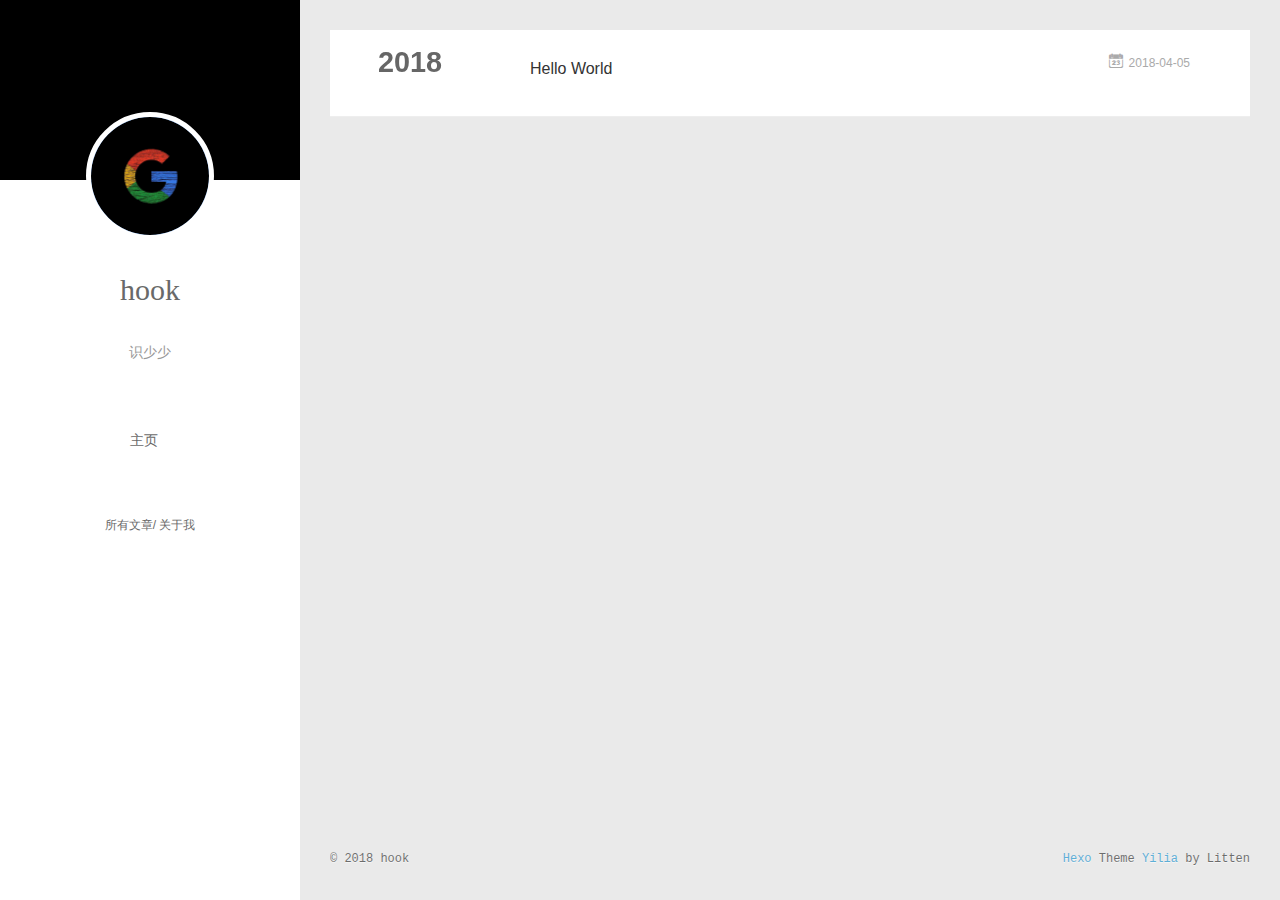
<file: archives/2018/04/index.html>
<!DOCTYPE html>
<html>
<head>
  <meta charset="utf-8">
  
  <meta name="renderer" content="webkit">
  <meta http-equiv="X-UA-Compatible" content="IE=edge" >
  <link rel="dns-prefetch" href="http://yoursite.com">
  <title>Archives: 2018/4 | Hexo</title>
  <meta name="viewport" content="width=device-width, initial-scale=1, maximum-scale=1">
  <meta property="og:type" content="website">
<meta property="og:title" content="Hexo">
<meta property="og:url" content="http://yoursite.com/archives/2018/04/index.html">
<meta property="og:site_name" content="Hexo">
<meta property="og:locale" content="default">
<meta name="twitter:card" content="summary">
<meta name="twitter:title" content="Hexo">
  
    <link rel="alternative" href="/atom.xml" title="Hexo" type="application/atom+xml">
  
  
    <link rel="icon" href="/favicon.png">
  
  <link rel="stylesheet" type="text/css" href="/./main.0cf68a.css">
  <style type="text/css">
  
    #container.show {
      background: linear-gradient(200deg,#a0cfe4,#e8c37e);
    }
  </style>
  

  

</head>

<body>
  <div id="container" q-class="show:isCtnShow">
    <canvas id="anm-canvas" class="anm-canvas"></canvas>
    <div class="left-col" q-class="show:isShow">
      
<div class="overlay" style="background: #000000"></div>
<div class="intrude-less">
	<header id="header" class="inner">
		<a href="/" class="profilepic">
			<img src="/img/g.jpg" class="js-avatar">
		</a>
		<hgroup>
		  <h1 class="header-author"><a href="/">hook</a></h1>
		</hgroup>
		
		<p class="header-subtitle">识少少</p>
		

		<nav class="header-menu">
			<ul>
			
				<li><a href="/">主页</a></li>
	        
			</ul>
		</nav>
		<nav class="header-smart-menu">
    		
    			
    			<a q-on="click: openSlider(e, 'innerArchive')" href="javascript:void(0)">所有文章</a>
    			
            
    			
    			<a q-on="click: openSlider(e, 'aboutme')" href="javascript:void(0)">关于我</a>
    			
            
		</nav>
		<nav class="header-nav">
			<div class="social">
				
			</div>
		</nav>
	</header>		
</div>

    </div>
    <div class="mid-col" q-class="show:isShow,hide:isShow|isFalse">
      
<nav id="mobile-nav">
  	<div class="overlay js-overlay" style="background: #000000"></div>
	<div class="btnctn js-mobile-btnctn">
  		<div class="slider-trigger list" q-on="click: openSlider(e)"><i class="icon icon-sort"></i></div>
	</div>
	<div class="intrude-less">
		<header id="header" class="inner">
			<div class="profilepic">
				<img src="/img/g.jpg" class="js-avatar">
			</div>
			<hgroup>
			  <h1 class="header-author js-header-author">hook</h1>
			</hgroup>
			
			<p class="header-subtitle"><i class="icon icon-quo-left"></i>识少少<i class="icon icon-quo-right"></i></p>
			
			
			
				
			
			
			
			<nav class="header-nav">
				<div class="social">
					
				</div>
			</nav>

			<nav class="header-menu js-header-menu">
				<ul style="width: 50%">
				
				
					<li style="width: 100%"><a href="/">主页</a></li>
		        
				</ul>
			</nav>
		</header>				
	</div>
	<div class="mobile-mask" style="display:none" q-show="isShow"></div>
</nav>

      <div id="wrapper" class="body-wrap">
        <div class="menu-l">
          <div class="canvas-wrap">
            <canvas data-colors="#eaeaea" data-sectionHeight="100" data-contentId="js-content" id="myCanvas1" class="anm-canvas"></canvas>
          </div>
          <div id="js-content" class="content-ll">
            
  
  
    
    
      
      
      <section class="archives-wrap">
        <div class="archive-year-wrap">
          <a href="/archives/2018" class="archive-year">2018</a>
        </div>
        <div class="archives">
    
    <article class="archive-article archive-type-post">
  <div class="archive-article-inner">
    <header class="archive-article-header">
      	<div class="article-meta">
	      	<a href="/2018/04/05/hello-world/" class="archive-article-date">
  	<time datetime="2018-04-05T15:05:08.458Z" itemprop="datePublished"><i class="icon-calendar icon"></i>2018-04-05</time>
</a>
        </div>
    	 
  
    <h1 itemprop="name">
      <a class="archive-article-title" href="/2018/04/05/hello-world/">Hello World</a>
    </h1>
  

        <div class="article-info info-on-right">
          
          

        </div>
        <div class="clearfix"></div>
    </header>
  </div>
</article>
  
  
    </div></section>
  

    


          </div>
        </div>
      </div>
      <footer id="footer">
  <div class="outer">
    <div id="footer-info">
    	<div class="footer-left">
    		&copy; 2018 hook
    	</div>
      	<div class="footer-right">
      		<a href="http://hexo.io/" target="_blank">Hexo</a>  Theme <a href="https://github.com/litten/hexo-theme-yilia" target="_blank">Yilia</a> by Litten
      	</div>
    </div>
  </div>
</footer>
    </div>
    <script>
	var yiliaConfig = {
		mathjax: false,
		isHome: false,
		isPost: false,
		isArchive: true,
		isTag: false,
		isCategory: false,
		open_in_new: false,
		toc_hide_index: true,
		root: "/",
		innerArchive: true,
		showTags: false
	}
</script>

<script>!function(t){function n(e){if(r[e])return r[e].exports;var i=r[e]={exports:{},id:e,loaded:!1};return t[e].call(i.exports,i,i.exports,n),i.loaded=!0,i.exports}var r={};n.m=t,n.c=r,n.p="./",n(0)}([function(t,n,r){r(195),t.exports=r(191)},function(t,n,r){var e=r(3),i=r(52),o=r(27),u=r(28),c=r(53),f="prototype",a=function(t,n,r){var s,l,h,v,p=t&a.F,d=t&a.G,y=t&a.S,g=t&a.P,b=t&a.B,m=d?e:y?e[n]||(e[n]={}):(e[n]||{})[f],x=d?i:i[n]||(i[n]={}),w=x[f]||(x[f]={});d&&(r=n);for(s in r)l=!p&&m&&void 0!==m[s],h=(l?m:r)[s],v=b&&l?c(h,e):g&&"function"==typeof h?c(Function.call,h):h,m&&u(m,s,h,t&a.U),x[s]!=h&&o(x,s,v),g&&w[s]!=h&&(w[s]=h)};e.core=i,a.F=1,a.G=2,a.S=4,a.P=8,a.B=16,a.W=32,a.U=64,a.R=128,t.exports=a},function(t,n,r){var e=r(6);t.exports=function(t){if(!e(t))throw TypeError(t+" is not an object!");return t}},function(t,n){var r=t.exports="undefined"!=typeof window&&window.Math==Math?window:"undefined"!=typeof self&&self.Math==Math?self:Function("return this")();"number"==typeof __g&&(__g=r)},function(t,n){t.exports=function(t){try{return!!t()}catch(t){return!0}}},function(t,n){var r=t.exports="undefined"!=typeof window&&window.Math==Math?window:"undefined"!=typeof self&&self.Math==Math?self:Function("return this")();"number"==typeof __g&&(__g=r)},function(t,n){t.exports=function(t){return"object"==typeof t?null!==t:"function"==typeof t}},function(t,n,r){var e=r(126)("wks"),i=r(76),o=r(3).Symbol,u="function"==typeof o;(t.exports=function(t){return e[t]||(e[t]=u&&o[t]||(u?o:i)("Symbol."+t))}).store=e},function(t,n){var r={}.hasOwnProperty;t.exports=function(t,n){return r.call(t,n)}},function(t,n,r){var e=r(94),i=r(33);t.exports=function(t){return e(i(t))}},function(t,n,r){t.exports=!r(4)(function(){return 7!=Object.defineProperty({},"a",{get:function(){return 7}}).a})},function(t,n,r){var e=r(2),i=r(167),o=r(50),u=Object.defineProperty;n.f=r(10)?Object.defineProperty:function(t,n,r){if(e(t),n=o(n,!0),e(r),i)try{return u(t,n,r)}catch(t){}if("get"in r||"set"in r)throw TypeError("Accessors not supported!");return"value"in r&&(t[n]=r.value),t}},function(t,n,r){t.exports=!r(18)(function(){return 7!=Object.defineProperty({},"a",{get:function(){return 7}}).a})},function(t,n,r){var e=r(14),i=r(22);t.exports=r(12)?function(t,n,r){return e.f(t,n,i(1,r))}:function(t,n,r){return t[n]=r,t}},function(t,n,r){var e=r(20),i=r(58),o=r(42),u=Object.defineProperty;n.f=r(12)?Object.defineProperty:function(t,n,r){if(e(t),n=o(n,!0),e(r),i)try{return u(t,n,r)}catch(t){}if("get"in r||"set"in r)throw TypeError("Accessors not supported!");return"value"in r&&(t[n]=r.value),t}},function(t,n,r){var e=r(40)("wks"),i=r(23),o=r(5).Symbol,u="function"==typeof o;(t.exports=function(t){return e[t]||(e[t]=u&&o[t]||(u?o:i)("Symbol."+t))}).store=e},function(t,n,r){var e=r(67),i=Math.min;t.exports=function(t){return t>0?i(e(t),9007199254740991):0}},function(t,n,r){var e=r(46);t.exports=function(t){return Object(e(t))}},function(t,n){t.exports=function(t){try{return!!t()}catch(t){return!0}}},function(t,n,r){var e=r(63),i=r(34);t.exports=Object.keys||function(t){return e(t,i)}},function(t,n,r){var e=r(21);t.exports=function(t){if(!e(t))throw TypeError(t+" is not an object!");return t}},function(t,n){t.exports=function(t){return"object"==typeof t?null!==t:"function"==typeof t}},function(t,n){t.exports=function(t,n){return{enumerable:!(1&t),configurable:!(2&t),writable:!(4&t),value:n}}},function(t,n){var r=0,e=Math.random();t.exports=function(t){return"Symbol(".concat(void 0===t?"":t,")_",(++r+e).toString(36))}},function(t,n){var r={}.hasOwnProperty;t.exports=function(t,n){return r.call(t,n)}},function(t,n){var r=t.exports={version:"2.4.0"};"number"==typeof __e&&(__e=r)},function(t,n){t.exports=function(t){if("function"!=typeof t)throw TypeError(t+" is not a function!");return t}},function(t,n,r){var e=r(11),i=r(66);t.exports=r(10)?function(t,n,r){return e.f(t,n,i(1,r))}:function(t,n,r){return t[n]=r,t}},function(t,n,r){var e=r(3),i=r(27),o=r(24),u=r(76)("src"),c="toString",f=Function[c],a=(""+f).split(c);r(52).inspectSource=function(t){return f.call(t)},(t.exports=function(t,n,r,c){var f="function"==typeof r;f&&(o(r,"name")||i(r,"name",n)),t[n]!==r&&(f&&(o(r,u)||i(r,u,t[n]?""+t[n]:a.join(String(n)))),t===e?t[n]=r:c?t[n]?t[n]=r:i(t,n,r):(delete t[n],i(t,n,r)))})(Function.prototype,c,function(){return"function"==typeof this&&this[u]||f.call(this)})},function(t,n,r){var e=r(1),i=r(4),o=r(46),u=function(t,n,r,e){var i=String(o(t)),u="<"+n;return""!==r&&(u+=" "+r+'="'+String(e).replace(/"/g,"&quot;")+'"'),u+">"+i+"</"+n+">"};t.exports=function(t,n){var r={};r[t]=n(u),e(e.P+e.F*i(function(){var n=""[t]('"');return n!==n.toLowerCase()||n.split('"').length>3}),"String",r)}},function(t,n,r){var e=r(115),i=r(46);t.exports=function(t){return e(i(t))}},function(t,n,r){var e=r(116),i=r(66),o=r(30),u=r(50),c=r(24),f=r(167),a=Object.getOwnPropertyDescriptor;n.f=r(10)?a:function(t,n){if(t=o(t),n=u(n,!0),f)try{return a(t,n)}catch(t){}if(c(t,n))return i(!e.f.call(t,n),t[n])}},function(t,n,r){var e=r(24),i=r(17),o=r(145)("IE_PROTO"),u=Object.prototype;t.exports=Object.getPrototypeOf||function(t){return t=i(t),e(t,o)?t[o]:"function"==typeof t.constructor&&t instanceof t.constructor?t.constructor.prototype:t instanceof Object?u:null}},function(t,n){t.exports=function(t){if(void 0==t)throw TypeError("Can't call method on  "+t);return t}},function(t,n){t.exports="constructor,hasOwnProperty,isPrototypeOf,propertyIsEnumerable,toLocaleString,toString,valueOf".split(",")},function(t,n){t.exports={}},function(t,n){t.exports=!0},function(t,n){n.f={}.propertyIsEnumerable},function(t,n,r){var e=r(14).f,i=r(8),o=r(15)("toStringTag");t.exports=function(t,n,r){t&&!i(t=r?t:t.prototype,o)&&e(t,o,{configurable:!0,value:n})}},function(t,n,r){var e=r(40)("keys"),i=r(23);t.exports=function(t){return e[t]||(e[t]=i(t))}},function(t,n,r){var e=r(5),i="__core-js_shared__",o=e[i]||(e[i]={});t.exports=function(t){return o[t]||(o[t]={})}},function(t,n){var r=Math.ceil,e=Math.floor;t.exports=function(t){return isNaN(t=+t)?0:(t>0?e:r)(t)}},function(t,n,r){var e=r(21);t.exports=function(t,n){if(!e(t))return t;var r,i;if(n&&"function"==typeof(r=t.toString)&&!e(i=r.call(t)))return i;if("function"==typeof(r=t.valueOf)&&!e(i=r.call(t)))return i;if(!n&&"function"==typeof(r=t.toString)&&!e(i=r.call(t)))return i;throw TypeError("Can't convert object to primitive value")}},function(t,n,r){var e=r(5),i=r(25),o=r(36),u=r(44),c=r(14).f;t.exports=function(t){var n=i.Symbol||(i.Symbol=o?{}:e.Symbol||{});"_"==t.charAt(0)||t in n||c(n,t,{value:u.f(t)})}},function(t,n,r){n.f=r(15)},function(t,n){var r={}.toString;t.exports=function(t){return r.call(t).slice(8,-1)}},function(t,n){t.exports=function(t){if(void 0==t)throw TypeError("Can't call method on  "+t);return t}},function(t,n,r){var e=r(4);t.exports=function(t,n){return!!t&&e(function(){n?t.call(null,function(){},1):t.call(null)})}},function(t,n,r){var e=r(53),i=r(115),o=r(17),u=r(16),c=r(203);t.exports=function(t,n){var r=1==t,f=2==t,a=3==t,s=4==t,l=6==t,h=5==t||l,v=n||c;return function(n,c,p){for(var d,y,g=o(n),b=i(g),m=e(c,p,3),x=u(b.length),w=0,S=r?v(n,x):f?v(n,0):void 0;x>w;w++)if((h||w in b)&&(d=b[w],y=m(d,w,g),t))if(r)S[w]=y;else if(y)switch(t){case 3:return!0;case 5:return d;case 6:return w;case 2:S.push(d)}else if(s)return!1;return l?-1:a||s?s:S}}},function(t,n,r){var e=r(1),i=r(52),o=r(4);t.exports=function(t,n){var r=(i.Object||{})[t]||Object[t],u={};u[t]=n(r),e(e.S+e.F*o(function(){r(1)}),"Object",u)}},function(t,n,r){var e=r(6);t.exports=function(t,n){if(!e(t))return t;var r,i;if(n&&"function"==typeof(r=t.toString)&&!e(i=r.call(t)))return i;if("function"==typeof(r=t.valueOf)&&!e(i=r.call(t)))return i;if(!n&&"function"==typeof(r=t.toString)&&!e(i=r.call(t)))return i;throw TypeError("Can't convert object to primitive value")}},function(t,n,r){var e=r(5),i=r(25),o=r(91),u=r(13),c="prototype",f=function(t,n,r){var a,s,l,h=t&f.F,v=t&f.G,p=t&f.S,d=t&f.P,y=t&f.B,g=t&f.W,b=v?i:i[n]||(i[n]={}),m=b[c],x=v?e:p?e[n]:(e[n]||{})[c];v&&(r=n);for(a in r)(s=!h&&x&&void 0!==x[a])&&a in b||(l=s?x[a]:r[a],b[a]=v&&"function"!=typeof x[a]?r[a]:y&&s?o(l,e):g&&x[a]==l?function(t){var n=function(n,r,e){if(this instanceof t){switch(arguments.length){case 0:return new t;case 1:return new t(n);case 2:return new t(n,r)}return new t(n,r,e)}return t.apply(this,arguments)};return n[c]=t[c],n}(l):d&&"function"==typeof l?o(Function.call,l):l,d&&((b.virtual||(b.virtual={}))[a]=l,t&f.R&&m&&!m[a]&&u(m,a,l)))};f.F=1,f.G=2,f.S=4,f.P=8,f.B=16,f.W=32,f.U=64,f.R=128,t.exports=f},function(t,n){var r=t.exports={version:"2.4.0"};"number"==typeof __e&&(__e=r)},function(t,n,r){var e=r(26);t.exports=function(t,n,r){if(e(t),void 0===n)return t;switch(r){case 1:return function(r){return t.call(n,r)};case 2:return function(r,e){return t.call(n,r,e)};case 3:return function(r,e,i){return t.call(n,r,e,i)}}return function(){return t.apply(n,arguments)}}},function(t,n,r){var e=r(183),i=r(1),o=r(126)("metadata"),u=o.store||(o.store=new(r(186))),c=function(t,n,r){var i=u.get(t);if(!i){if(!r)return;u.set(t,i=new e)}var o=i.get(n);if(!o){if(!r)return;i.set(n,o=new e)}return o},f=function(t,n,r){var e=c(n,r,!1);return void 0!==e&&e.has(t)},a=function(t,n,r){var e=c(n,r,!1);return void 0===e?void 0:e.get(t)},s=function(t,n,r,e){c(r,e,!0).set(t,n)},l=function(t,n){var r=c(t,n,!1),e=[];return r&&r.forEach(function(t,n){e.push(n)}),e},h=function(t){return void 0===t||"symbol"==typeof t?t:String(t)},v=function(t){i(i.S,"Reflect",t)};t.exports={store:u,map:c,has:f,get:a,set:s,keys:l,key:h,exp:v}},function(t,n,r){"use strict";if(r(10)){var e=r(69),i=r(3),o=r(4),u=r(1),c=r(127),f=r(152),a=r(53),s=r(68),l=r(66),h=r(27),v=r(73),p=r(67),d=r(16),y=r(75),g=r(50),b=r(24),m=r(180),x=r(114),w=r(6),S=r(17),_=r(137),O=r(70),E=r(32),P=r(71).f,j=r(154),F=r(76),M=r(7),A=r(48),N=r(117),T=r(146),I=r(155),k=r(80),L=r(123),R=r(74),C=r(130),D=r(160),U=r(11),W=r(31),G=U.f,B=W.f,V=i.RangeError,z=i.TypeError,q=i.Uint8Array,K="ArrayBuffer",J="Shared"+K,Y="BYTES_PER_ELEMENT",H="prototype",$=Array[H],X=f.ArrayBuffer,Q=f.DataView,Z=A(0),tt=A(2),nt=A(3),rt=A(4),et=A(5),it=A(6),ot=N(!0),ut=N(!1),ct=I.values,ft=I.keys,at=I.entries,st=$.lastIndexOf,lt=$.reduce,ht=$.reduceRight,vt=$.join,pt=$.sort,dt=$.slice,yt=$.toString,gt=$.toLocaleString,bt=M("iterator"),mt=M("toStringTag"),xt=F("typed_constructor"),wt=F("def_constructor"),St=c.CONSTR,_t=c.TYPED,Ot=c.VIEW,Et="Wrong length!",Pt=A(1,function(t,n){return Tt(T(t,t[wt]),n)}),jt=o(function(){return 1===new q(new Uint16Array([1]).buffer)[0]}),Ft=!!q&&!!q[H].set&&o(function(){new q(1).set({})}),Mt=function(t,n){if(void 0===t)throw z(Et);var r=+t,e=d(t);if(n&&!m(r,e))throw V(Et);return e},At=function(t,n){var r=p(t);if(r<0||r%n)throw V("Wrong offset!");return r},Nt=function(t){if(w(t)&&_t in t)return t;throw z(t+" is not a typed array!")},Tt=function(t,n){if(!(w(t)&&xt in t))throw z("It is not a typed array constructor!");return new t(n)},It=function(t,n){return kt(T(t,t[wt]),n)},kt=function(t,n){for(var r=0,e=n.length,i=Tt(t,e);e>r;)i[r]=n[r++];return i},Lt=function(t,n,r){G(t,n,{get:function(){return this._d[r]}})},Rt=function(t){var n,r,e,i,o,u,c=S(t),f=arguments.length,s=f>1?arguments[1]:void 0,l=void 0!==s,h=j(c);if(void 0!=h&&!_(h)){for(u=h.call(c),e=[],n=0;!(o=u.next()).done;n++)e.push(o.value);c=e}for(l&&f>2&&(s=a(s,arguments[2],2)),n=0,r=d(c.length),i=Tt(this,r);r>n;n++)i[n]=l?s(c[n],n):c[n];return i},Ct=function(){for(var t=0,n=arguments.length,r=Tt(this,n);n>t;)r[t]=arguments[t++];return r},Dt=!!q&&o(function(){gt.call(new q(1))}),Ut=function(){return gt.apply(Dt?dt.call(Nt(this)):Nt(this),arguments)},Wt={copyWithin:function(t,n){return D.call(Nt(this),t,n,arguments.length>2?arguments[2]:void 0)},every:function(t){return rt(Nt(this),t,arguments.length>1?arguments[1]:void 0)},fill:function(t){return C.apply(Nt(this),arguments)},filter:function(t){return It(this,tt(Nt(this),t,arguments.length>1?arguments[1]:void 0))},find:function(t){return et(Nt(this),t,arguments.length>1?arguments[1]:void 0)},findIndex:function(t){return it(Nt(this),t,arguments.length>1?arguments[1]:void 0)},forEach:function(t){Z(Nt(this),t,arguments.length>1?arguments[1]:void 0)},indexOf:function(t){return ut(Nt(this),t,arguments.length>1?arguments[1]:void 0)},includes:function(t){return ot(Nt(this),t,arguments.length>1?arguments[1]:void 0)},join:function(t){return vt.apply(Nt(this),arguments)},lastIndexOf:function(t){return st.apply(Nt(this),arguments)},map:function(t){return Pt(Nt(this),t,arguments.length>1?arguments[1]:void 0)},reduce:function(t){return lt.apply(Nt(this),arguments)},reduceRight:function(t){return ht.apply(Nt(this),arguments)},reverse:function(){for(var t,n=this,r=Nt(n).length,e=Math.floor(r/2),i=0;i<e;)t=n[i],n[i++]=n[--r],n[r]=t;return n},some:function(t){return nt(Nt(this),t,arguments.length>1?arguments[1]:void 0)},sort:function(t){return pt.call(Nt(this),t)},subarray:function(t,n){var r=Nt(this),e=r.length,i=y(t,e);return new(T(r,r[wt]))(r.buffer,r.byteOffset+i*r.BYTES_PER_ELEMENT,d((void 0===n?e:y(n,e))-i))}},Gt=function(t,n){return It(this,dt.call(Nt(this),t,n))},Bt=function(t){Nt(this);var n=At(arguments[1],1),r=this.length,e=S(t),i=d(e.length),o=0;if(i+n>r)throw V(Et);for(;o<i;)this[n+o]=e[o++]},Vt={entries:function(){return at.call(Nt(this))},keys:function(){return ft.call(Nt(this))},values:function(){return ct.call(Nt(this))}},zt=function(t,n){return w(t)&&t[_t]&&"symbol"!=typeof n&&n in t&&String(+n)==String(n)},qt=function(t,n){return zt(t,n=g(n,!0))?l(2,t[n]):B(t,n)},Kt=function(t,n,r){return!(zt(t,n=g(n,!0))&&w(r)&&b(r,"value"))||b(r,"get")||b(r,"set")||r.configurable||b(r,"writable")&&!r.writable||b(r,"enumerable")&&!r.enumerable?G(t,n,r):(t[n]=r.value,t)};St||(W.f=qt,U.f=Kt),u(u.S+u.F*!St,"Object",{getOwnPropertyDescriptor:qt,defineProperty:Kt}),o(function(){yt.call({})})&&(yt=gt=function(){return vt.call(this)});var Jt=v({},Wt);v(Jt,Vt),h(Jt,bt,Vt.values),v(Jt,{slice:Gt,set:Bt,constructor:function(){},toString:yt,toLocaleString:Ut}),Lt(Jt,"buffer","b"),Lt(Jt,"byteOffset","o"),Lt(Jt,"byteLength","l"),Lt(Jt,"length","e"),G(Jt,mt,{get:function(){return this[_t]}}),t.exports=function(t,n,r,f){f=!!f;var a=t+(f?"Clamped":"")+"Array",l="Uint8Array"!=a,v="get"+t,p="set"+t,y=i[a],g=y||{},b=y&&E(y),m=!y||!c.ABV,S={},_=y&&y[H],j=function(t,r){var e=t._d;return e.v[v](r*n+e.o,jt)},F=function(t,r,e){var i=t._d;f&&(e=(e=Math.round(e))<0?0:e>255?255:255&e),i.v[p](r*n+i.o,e,jt)},M=function(t,n){G(t,n,{get:function(){return j(this,n)},set:function(t){return F(this,n,t)},enumerable:!0})};m?(y=r(function(t,r,e,i){s(t,y,a,"_d");var o,u,c,f,l=0,v=0;if(w(r)){if(!(r instanceof X||(f=x(r))==K||f==J))return _t in r?kt(y,r):Rt.call(y,r);o=r,v=At(e,n);var p=r.byteLength;if(void 0===i){if(p%n)throw V(Et);if((u=p-v)<0)throw V(Et)}else if((u=d(i)*n)+v>p)throw V(Et);c=u/n}else c=Mt(r,!0),u=c*n,o=new X(u);for(h(t,"_d",{b:o,o:v,l:u,e:c,v:new Q(o)});l<c;)M(t,l++)}),_=y[H]=O(Jt),h(_,"constructor",y)):L(function(t){new y(null),new y(t)},!0)||(y=r(function(t,r,e,i){s(t,y,a);var o;return w(r)?r instanceof X||(o=x(r))==K||o==J?void 0!==i?new g(r,At(e,n),i):void 0!==e?new g(r,At(e,n)):new g(r):_t in r?kt(y,r):Rt.call(y,r):new g(Mt(r,l))}),Z(b!==Function.prototype?P(g).concat(P(b)):P(g),function(t){t in y||h(y,t,g[t])}),y[H]=_,e||(_.constructor=y));var A=_[bt],N=!!A&&("values"==A.name||void 0==A.name),T=Vt.values;h(y,xt,!0),h(_,_t,a),h(_,Ot,!0),h(_,wt,y),(f?new y(1)[mt]==a:mt in _)||G(_,mt,{get:function(){return a}}),S[a]=y,u(u.G+u.W+u.F*(y!=g),S),u(u.S,a,{BYTES_PER_ELEMENT:n,from:Rt,of:Ct}),Y in _||h(_,Y,n),u(u.P,a,Wt),R(a),u(u.P+u.F*Ft,a,{set:Bt}),u(u.P+u.F*!N,a,Vt),u(u.P+u.F*(_.toString!=yt),a,{toString:yt}),u(u.P+u.F*o(function(){new y(1).slice()}),a,{slice:Gt}),u(u.P+u.F*(o(function(){return[1,2].toLocaleString()!=new y([1,2]).toLocaleString()})||!o(function(){_.toLocaleString.call([1,2])})),a,{toLocaleString:Ut}),k[a]=N?A:T,e||N||h(_,bt,T)}}else t.exports=function(){}},function(t,n){var r={}.toString;t.exports=function(t){return r.call(t).slice(8,-1)}},function(t,n,r){var e=r(21),i=r(5).document,o=e(i)&&e(i.createElement);t.exports=function(t){return o?i.createElement(t):{}}},function(t,n,r){t.exports=!r(12)&&!r(18)(function(){return 7!=Object.defineProperty(r(57)("div"),"a",{get:function(){return 7}}).a})},function(t,n,r){"use strict";var e=r(36),i=r(51),o=r(64),u=r(13),c=r(8),f=r(35),a=r(96),s=r(38),l=r(103),h=r(15)("iterator"),v=!([].keys&&"next"in[].keys()),p="keys",d="values",y=function(){return this};t.exports=function(t,n,r,g,b,m,x){a(r,n,g);var w,S,_,O=function(t){if(!v&&t in F)return F[t];switch(t){case p:case d:return function(){return new r(this,t)}}return function(){return new r(this,t)}},E=n+" Iterator",P=b==d,j=!1,F=t.prototype,M=F[h]||F["@@iterator"]||b&&F[b],A=M||O(b),N=b?P?O("entries"):A:void 0,T="Array"==n?F.entries||M:M;if(T&&(_=l(T.call(new t)))!==Object.prototype&&(s(_,E,!0),e||c(_,h)||u(_,h,y)),P&&M&&M.name!==d&&(j=!0,A=function(){return M.call(this)}),e&&!x||!v&&!j&&F[h]||u(F,h,A),f[n]=A,f[E]=y,b)if(w={values:P?A:O(d),keys:m?A:O(p),entries:N},x)for(S in w)S in F||o(F,S,w[S]);else i(i.P+i.F*(v||j),n,w);return w}},function(t,n,r){var e=r(20),i=r(100),o=r(34),u=r(39)("IE_PROTO"),c=function(){},f="prototype",a=function(){var t,n=r(57)("iframe"),e=o.length;for(n.style.display="none",r(93).appendChild(n),n.src="javascript:",t=n.contentWindow.document,t.open(),t.write("<script>document.F=Object<\/script>"),t.close(),a=t.F;e--;)delete a[f][o[e]];return a()};t.exports=Object.create||function(t,n){var r;return null!==t?(c[f]=e(t),r=new c,c[f]=null,r[u]=t):r=a(),void 0===n?r:i(r,n)}},function(t,n,r){var e=r(63),i=r(34).concat("length","prototype");n.f=Object.getOwnPropertyNames||function(t){return e(t,i)}},function(t,n){n.f=Object.getOwnPropertySymbols},function(t,n,r){var e=r(8),i=r(9),o=r(90)(!1),u=r(39)("IE_PROTO");t.exports=function(t,n){var r,c=i(t),f=0,a=[];for(r in c)r!=u&&e(c,r)&&a.push(r);for(;n.length>f;)e(c,r=n[f++])&&(~o(a,r)||a.push(r));return a}},function(t,n,r){t.exports=r(13)},function(t,n,r){var e=r(76)("meta"),i=r(6),o=r(24),u=r(11).f,c=0,f=Object.isExtensible||function(){return!0},a=!r(4)(function(){return f(Object.preventExtensions({}))}),s=function(t){u(t,e,{value:{i:"O"+ ++c,w:{}}})},l=function(t,n){if(!i(t))return"symbol"==typeof t?t:("string"==typeof t?"S":"P")+t;if(!o(t,e)){if(!f(t))return"F";if(!n)return"E";s(t)}return t[e].i},h=function(t,n){if(!o(t,e)){if(!f(t))return!0;if(!n)return!1;s(t)}return t[e].w},v=function(t){return a&&p.NEED&&f(t)&&!o(t,e)&&s(t),t},p=t.exports={KEY:e,NEED:!1,fastKey:l,getWeak:h,onFreeze:v}},function(t,n){t.exports=function(t,n){return{enumerable:!(1&t),configurable:!(2&t),writable:!(4&t),value:n}}},function(t,n){var r=Math.ceil,e=Math.floor;t.exports=function(t){return isNaN(t=+t)?0:(t>0?e:r)(t)}},function(t,n){t.exports=function(t,n,r,e){if(!(t instanceof n)||void 0!==e&&e in t)throw TypeError(r+": incorrect invocation!");return t}},function(t,n){t.exports=!1},function(t,n,r){var e=r(2),i=r(173),o=r(133),u=r(145)("IE_PROTO"),c=function(){},f="prototype",a=function(){var t,n=r(132)("iframe"),e=o.length;for(n.style.display="none",r(135).appendChild(n),n.src="javascript:",t=n.contentWindow.document,t.open(),t.write("<script>document.F=Object<\/script>"),t.close(),a=t.F;e--;)delete a[f][o[e]];return a()};t.exports=Object.create||function(t,n){var r;return null!==t?(c[f]=e(t),r=new c,c[f]=null,r[u]=t):r=a(),void 0===n?r:i(r,n)}},function(t,n,r){var e=r(175),i=r(133).concat("length","prototype");n.f=Object.getOwnPropertyNames||function(t){return e(t,i)}},function(t,n,r){var e=r(175),i=r(133);t.exports=Object.keys||function(t){return e(t,i)}},function(t,n,r){var e=r(28);t.exports=function(t,n,r){for(var i in n)e(t,i,n[i],r);return t}},function(t,n,r){"use strict";var e=r(3),i=r(11),o=r(10),u=r(7)("species");t.exports=function(t){var n=e[t];o&&n&&!n[u]&&i.f(n,u,{configurable:!0,get:function(){return this}})}},function(t,n,r){var e=r(67),i=Math.max,o=Math.min;t.exports=function(t,n){return t=e(t),t<0?i(t+n,0):o(t,n)}},function(t,n){var r=0,e=Math.random();t.exports=function(t){return"Symbol(".concat(void 0===t?"":t,")_",(++r+e).toString(36))}},function(t,n,r){var e=r(33);t.exports=function(t){return Object(e(t))}},function(t,n,r){var e=r(7)("unscopables"),i=Array.prototype;void 0==i[e]&&r(27)(i,e,{}),t.exports=function(t){i[e][t]=!0}},function(t,n,r){var e=r(53),i=r(169),o=r(137),u=r(2),c=r(16),f=r(154),a={},s={},n=t.exports=function(t,n,r,l,h){var v,p,d,y,g=h?function(){return t}:f(t),b=e(r,l,n?2:1),m=0;if("function"!=typeof g)throw TypeError(t+" is not iterable!");if(o(g)){for(v=c(t.length);v>m;m++)if((y=n?b(u(p=t[m])[0],p[1]):b(t[m]))===a||y===s)return y}else for(d=g.call(t);!(p=d.next()).done;)if((y=i(d,b,p.value,n))===a||y===s)return y};n.BREAK=a,n.RETURN=s},function(t,n){t.exports={}},function(t,n,r){var e=r(11).f,i=r(24),o=r(7)("toStringTag");t.exports=function(t,n,r){t&&!i(t=r?t:t.prototype,o)&&e(t,o,{configurable:!0,value:n})}},function(t,n,r){var e=r(1),i=r(46),o=r(4),u=r(150),c="["+u+"]",f="​",a=RegExp("^"+c+c+"*"),s=RegExp(c+c+"*$"),l=function(t,n,r){var i={},c=o(function(){return!!u[t]()||f[t]()!=f}),a=i[t]=c?n(h):u[t];r&&(i[r]=a),e(e.P+e.F*c,"String",i)},h=l.trim=function(t,n){return t=String(i(t)),1&n&&(t=t.replace(a,"")),2&n&&(t=t.replace(s,"")),t};t.exports=l},function(t,n,r){t.exports={default:r(86),__esModule:!0}},function(t,n,r){t.exports={default:r(87),__esModule:!0}},function(t,n,r){"use strict";function e(t){return t&&t.__esModule?t:{default:t}}n.__esModule=!0;var i=r(84),o=e(i),u=r(83),c=e(u),f="function"==typeof c.default&&"symbol"==typeof o.default?function(t){return typeof t}:function(t){return t&&"function"==typeof c.default&&t.constructor===c.default&&t!==c.default.prototype?"symbol":typeof t};n.default="function"==typeof c.default&&"symbol"===f(o.default)?function(t){return void 0===t?"undefined":f(t)}:function(t){return t&&"function"==typeof c.default&&t.constructor===c.default&&t!==c.default.prototype?"symbol":void 0===t?"undefined":f(t)}},function(t,n,r){r(110),r(108),r(111),r(112),t.exports=r(25).Symbol},function(t,n,r){r(109),r(113),t.exports=r(44).f("iterator")},function(t,n){t.exports=function(t){if("function"!=typeof t)throw TypeError(t+" is not a function!");return t}},function(t,n){t.exports=function(){}},function(t,n,r){var e=r(9),i=r(106),o=r(105);t.exports=function(t){return function(n,r,u){var c,f=e(n),a=i(f.length),s=o(u,a);if(t&&r!=r){for(;a>s;)if((c=f[s++])!=c)return!0}else for(;a>s;s++)if((t||s in f)&&f[s]===r)return t||s||0;return!t&&-1}}},function(t,n,r){var e=r(88);t.exports=function(t,n,r){if(e(t),void 0===n)return t;switch(r){case 1:return function(r){return t.call(n,r)};case 2:return function(r,e){return t.call(n,r,e)};case 3:return function(r,e,i){return t.call(n,r,e,i)}}return function(){return t.apply(n,arguments)}}},function(t,n,r){var e=r(19),i=r(62),o=r(37);t.exports=function(t){var n=e(t),r=i.f;if(r)for(var u,c=r(t),f=o.f,a=0;c.length>a;)f.call(t,u=c[a++])&&n.push(u);return n}},function(t,n,r){t.exports=r(5).document&&document.documentElement},function(t,n,r){var e=r(56);t.exports=Object("z").propertyIsEnumerable(0)?Object:function(t){return"String"==e(t)?t.split(""):Object(t)}},function(t,n,r){var e=r(56);t.exports=Array.isArray||function(t){return"Array"==e(t)}},function(t,n,r){"use strict";var e=r(60),i=r(22),o=r(38),u={};r(13)(u,r(15)("iterator"),function(){return this}),t.exports=function(t,n,r){t.prototype=e(u,{next:i(1,r)}),o(t,n+" Iterator")}},function(t,n){t.exports=function(t,n){return{value:n,done:!!t}}},function(t,n,r){var e=r(19),i=r(9);t.exports=function(t,n){for(var r,o=i(t),u=e(o),c=u.length,f=0;c>f;)if(o[r=u[f++]]===n)return r}},function(t,n,r){var e=r(23)("meta"),i=r(21),o=r(8),u=r(14).f,c=0,f=Object.isExtensible||function(){return!0},a=!r(18)(function(){return f(Object.preventExtensions({}))}),s=function(t){u(t,e,{value:{i:"O"+ ++c,w:{}}})},l=function(t,n){if(!i(t))return"symbol"==typeof t?t:("string"==typeof t?"S":"P")+t;if(!o(t,e)){if(!f(t))return"F";if(!n)return"E";s(t)}return t[e].i},h=function(t,n){if(!o(t,e)){if(!f(t))return!0;if(!n)return!1;s(t)}return t[e].w},v=function(t){return a&&p.NEED&&f(t)&&!o(t,e)&&s(t),t},p=t.exports={KEY:e,NEED:!1,fastKey:l,getWeak:h,onFreeze:v}},function(t,n,r){var e=r(14),i=r(20),o=r(19);t.exports=r(12)?Object.defineProperties:function(t,n){i(t);for(var r,u=o(n),c=u.length,f=0;c>f;)e.f(t,r=u[f++],n[r]);return t}},function(t,n,r){var e=r(37),i=r(22),o=r(9),u=r(42),c=r(8),f=r(58),a=Object.getOwnPropertyDescriptor;n.f=r(12)?a:function(t,n){if(t=o(t),n=u(n,!0),f)try{return a(t,n)}catch(t){}if(c(t,n))return i(!e.f.call(t,n),t[n])}},function(t,n,r){var e=r(9),i=r(61).f,o={}.toString,u="object"==typeof window&&window&&Object.getOwnPropertyNames?Object.getOwnPropertyNames(window):[],c=function(t){try{return i(t)}catch(t){return u.slice()}};t.exports.f=function(t){return u&&"[object Window]"==o.call(t)?c(t):i(e(t))}},function(t,n,r){var e=r(8),i=r(77),o=r(39)("IE_PROTO"),u=Object.prototype;t.exports=Object.getPrototypeOf||function(t){return t=i(t),e(t,o)?t[o]:"function"==typeof t.constructor&&t instanceof t.constructor?t.constructor.prototype:t instanceof Object?u:null}},function(t,n,r){var e=r(41),i=r(33);t.exports=function(t){return function(n,r){var o,u,c=String(i(n)),f=e(r),a=c.length;return f<0||f>=a?t?"":void 0:(o=c.charCodeAt(f),o<55296||o>56319||f+1===a||(u=c.charCodeAt(f+1))<56320||u>57343?t?c.charAt(f):o:t?c.slice(f,f+2):u-56320+(o-55296<<10)+65536)}}},function(t,n,r){var e=r(41),i=Math.max,o=Math.min;t.exports=function(t,n){return t=e(t),t<0?i(t+n,0):o(t,n)}},function(t,n,r){var e=r(41),i=Math.min;t.exports=function(t){return t>0?i(e(t),9007199254740991):0}},function(t,n,r){"use strict";var e=r(89),i=r(97),o=r(35),u=r(9);t.exports=r(59)(Array,"Array",function(t,n){this._t=u(t),this._i=0,this._k=n},function(){var t=this._t,n=this._k,r=this._i++;return!t||r>=t.length?(this._t=void 0,i(1)):"keys"==n?i(0,r):"values"==n?i(0,t[r]):i(0,[r,t[r]])},"values"),o.Arguments=o.Array,e("keys"),e("values"),e("entries")},function(t,n){},function(t,n,r){"use strict";var e=r(104)(!0);r(59)(String,"String",function(t){this._t=String(t),this._i=0},function(){var t,n=this._t,r=this._i;return r>=n.length?{value:void 0,done:!0}:(t=e(n,r),this._i+=t.length,{value:t,done:!1})})},function(t,n,r){"use strict";var e=r(5),i=r(8),o=r(12),u=r(51),c=r(64),f=r(99).KEY,a=r(18),s=r(40),l=r(38),h=r(23),v=r(15),p=r(44),d=r(43),y=r(98),g=r(92),b=r(95),m=r(20),x=r(9),w=r(42),S=r(22),_=r(60),O=r(102),E=r(101),P=r(14),j=r(19),F=E.f,M=P.f,A=O.f,N=e.Symbol,T=e.JSON,I=T&&T.stringify,k="prototype",L=v("_hidden"),R=v("toPrimitive"),C={}.propertyIsEnumerable,D=s("symbol-registry"),U=s("symbols"),W=s("op-symbols"),G=Object[k],B="function"==typeof N,V=e.QObject,z=!V||!V[k]||!V[k].findChild,q=o&&a(function(){return 7!=_(M({},"a",{get:function(){return M(this,"a",{value:7}).a}})).a})?function(t,n,r){var e=F(G,n);e&&delete G[n],M(t,n,r),e&&t!==G&&M(G,n,e)}:M,K=function(t){var n=U[t]=_(N[k]);return n._k=t,n},J=B&&"symbol"==typeof N.iterator?function(t){return"symbol"==typeof t}:function(t){return t instanceof N},Y=function(t,n,r){return t===G&&Y(W,n,r),m(t),n=w(n,!0),m(r),i(U,n)?(r.enumerable?(i(t,L)&&t[L][n]&&(t[L][n]=!1),r=_(r,{enumerable:S(0,!1)})):(i(t,L)||M(t,L,S(1,{})),t[L][n]=!0),q(t,n,r)):M(t,n,r)},H=function(t,n){m(t);for(var r,e=g(n=x(n)),i=0,o=e.length;o>i;)Y(t,r=e[i++],n[r]);return t},$=function(t,n){return void 0===n?_(t):H(_(t),n)},X=function(t){var n=C.call(this,t=w(t,!0));return!(this===G&&i(U,t)&&!i(W,t))&&(!(n||!i(this,t)||!i(U,t)||i(this,L)&&this[L][t])||n)},Q=function(t,n){if(t=x(t),n=w(n,!0),t!==G||!i(U,n)||i(W,n)){var r=F(t,n);return!r||!i(U,n)||i(t,L)&&t[L][n]||(r.enumerable=!0),r}},Z=function(t){for(var n,r=A(x(t)),e=[],o=0;r.length>o;)i(U,n=r[o++])||n==L||n==f||e.push(n);return e},tt=function(t){for(var n,r=t===G,e=A(r?W:x(t)),o=[],u=0;e.length>u;)!i(U,n=e[u++])||r&&!i(G,n)||o.push(U[n]);return o};B||(N=function(){if(this instanceof N)throw TypeError("Symbol is not a constructor!");var t=h(arguments.length>0?arguments[0]:void 0),n=function(r){this===G&&n.call(W,r),i(this,L)&&i(this[L],t)&&(this[L][t]=!1),q(this,t,S(1,r))};return o&&z&&q(G,t,{configurable:!0,set:n}),K(t)},c(N[k],"toString",function(){return this._k}),E.f=Q,P.f=Y,r(61).f=O.f=Z,r(37).f=X,r(62).f=tt,o&&!r(36)&&c(G,"propertyIsEnumerable",X,!0),p.f=function(t){return K(v(t))}),u(u.G+u.W+u.F*!B,{Symbol:N});for(var nt="hasInstance,isConcatSpreadable,iterator,match,replace,search,species,split,toPrimitive,toStringTag,unscopables".split(","),rt=0;nt.length>rt;)v(nt[rt++]);for(var nt=j(v.store),rt=0;nt.length>rt;)d(nt[rt++]);u(u.S+u.F*!B,"Symbol",{for:function(t){return i(D,t+="")?D[t]:D[t]=N(t)},keyFor:function(t){if(J(t))return y(D,t);throw TypeError(t+" is not a symbol!")},useSetter:function(){z=!0},useSimple:function(){z=!1}}),u(u.S+u.F*!B,"Object",{create:$,defineProperty:Y,defineProperties:H,getOwnPropertyDescriptor:Q,getOwnPropertyNames:Z,getOwnPropertySymbols:tt}),T&&u(u.S+u.F*(!B||a(function(){var t=N();return"[null]"!=I([t])||"{}"!=I({a:t})||"{}"!=I(Object(t))})),"JSON",{stringify:function(t){if(void 0!==t&&!J(t)){for(var n,r,e=[t],i=1;arguments.length>i;)e.push(arguments[i++]);return n=e[1],"function"==typeof n&&(r=n),!r&&b(n)||(n=function(t,n){if(r&&(n=r.call(this,t,n)),!J(n))return n}),e[1]=n,I.apply(T,e)}}}),N[k][R]||r(13)(N[k],R,N[k].valueOf),l(N,"Symbol"),l(Math,"Math",!0),l(e.JSON,"JSON",!0)},function(t,n,r){r(43)("asyncIterator")},function(t,n,r){r(43)("observable")},function(t,n,r){r(107);for(var e=r(5),i=r(13),o=r(35),u=r(15)("toStringTag"),c=["NodeList","DOMTokenList","MediaList","StyleSheetList","CSSRuleList"],f=0;f<5;f++){var a=c[f],s=e[a],l=s&&s.prototype;l&&!l[u]&&i(l,u,a),o[a]=o.Array}},function(t,n,r){var e=r(45),i=r(7)("toStringTag"),o="Arguments"==e(function(){return arguments}()),u=function(t,n){try{return t[n]}catch(t){}};t.exports=function(t){var n,r,c;return void 0===t?"Undefined":null===t?"Null":"string"==typeof(r=u(n=Object(t),i))?r:o?e(n):"Object"==(c=e(n))&&"function"==typeof n.callee?"Arguments":c}},function(t,n,r){var e=r(45);t.exports=Object("z").propertyIsEnumerable(0)?Object:function(t){return"String"==e(t)?t.split(""):Object(t)}},function(t,n){n.f={}.propertyIsEnumerable},function(t,n,r){var e=r(30),i=r(16),o=r(75);t.exports=function(t){return function(n,r,u){var c,f=e(n),a=i(f.length),s=o(u,a);if(t&&r!=r){for(;a>s;)if((c=f[s++])!=c)return!0}else for(;a>s;s++)if((t||s in f)&&f[s]===r)return t||s||0;return!t&&-1}}},function(t,n,r){"use strict";var e=r(3),i=r(1),o=r(28),u=r(73),c=r(65),f=r(79),a=r(68),s=r(6),l=r(4),h=r(123),v=r(81),p=r(136);t.exports=function(t,n,r,d,y,g){var b=e[t],m=b,x=y?"set":"add",w=m&&m.prototype,S={},_=function(t){var n=w[t];o(w,t,"delete"==t?function(t){return!(g&&!s(t))&&n.call(this,0===t?0:t)}:"has"==t?function(t){return!(g&&!s(t))&&n.call(this,0===t?0:t)}:"get"==t?function(t){return g&&!s(t)?void 0:n.call(this,0===t?0:t)}:"add"==t?function(t){return n.call(this,0===t?0:t),this}:function(t,r){return n.call(this,0===t?0:t,r),this})};if("function"==typeof m&&(g||w.forEach&&!l(function(){(new m).entries().next()}))){var O=new m,E=O[x](g?{}:-0,1)!=O,P=l(function(){O.has(1)}),j=h(function(t){new m(t)}),F=!g&&l(function(){for(var t=new m,n=5;n--;)t[x](n,n);return!t.has(-0)});j||(m=n(function(n,r){a(n,m,t);var e=p(new b,n,m);return void 0!=r&&f(r,y,e[x],e),e}),m.prototype=w,w.constructor=m),(P||F)&&(_("delete"),_("has"),y&&_("get")),(F||E)&&_(x),g&&w.clear&&delete w.clear}else m=d.getConstructor(n,t,y,x),u(m.prototype,r),c.NEED=!0;return v(m,t),S[t]=m,i(i.G+i.W+i.F*(m!=b),S),g||d.setStrong(m,t,y),m}},function(t,n,r){"use strict";var e=r(27),i=r(28),o=r(4),u=r(46),c=r(7);t.exports=function(t,n,r){var f=c(t),a=r(u,f,""[t]),s=a[0],l=a[1];o(function(){var n={};return n[f]=function(){return 7},7!=""[t](n)})&&(i(String.prototype,t,s),e(RegExp.prototype,f,2==n?function(t,n){return l.call(t,this,n)}:function(t){return l.call(t,this)}))}
},function(t,n,r){"use strict";var e=r(2);t.exports=function(){var t=e(this),n="";return t.global&&(n+="g"),t.ignoreCase&&(n+="i"),t.multiline&&(n+="m"),t.unicode&&(n+="u"),t.sticky&&(n+="y"),n}},function(t,n){t.exports=function(t,n,r){var e=void 0===r;switch(n.length){case 0:return e?t():t.call(r);case 1:return e?t(n[0]):t.call(r,n[0]);case 2:return e?t(n[0],n[1]):t.call(r,n[0],n[1]);case 3:return e?t(n[0],n[1],n[2]):t.call(r,n[0],n[1],n[2]);case 4:return e?t(n[0],n[1],n[2],n[3]):t.call(r,n[0],n[1],n[2],n[3])}return t.apply(r,n)}},function(t,n,r){var e=r(6),i=r(45),o=r(7)("match");t.exports=function(t){var n;return e(t)&&(void 0!==(n=t[o])?!!n:"RegExp"==i(t))}},function(t,n,r){var e=r(7)("iterator"),i=!1;try{var o=[7][e]();o.return=function(){i=!0},Array.from(o,function(){throw 2})}catch(t){}t.exports=function(t,n){if(!n&&!i)return!1;var r=!1;try{var o=[7],u=o[e]();u.next=function(){return{done:r=!0}},o[e]=function(){return u},t(o)}catch(t){}return r}},function(t,n,r){t.exports=r(69)||!r(4)(function(){var t=Math.random();__defineSetter__.call(null,t,function(){}),delete r(3)[t]})},function(t,n){n.f=Object.getOwnPropertySymbols},function(t,n,r){var e=r(3),i="__core-js_shared__",o=e[i]||(e[i]={});t.exports=function(t){return o[t]||(o[t]={})}},function(t,n,r){for(var e,i=r(3),o=r(27),u=r(76),c=u("typed_array"),f=u("view"),a=!(!i.ArrayBuffer||!i.DataView),s=a,l=0,h="Int8Array,Uint8Array,Uint8ClampedArray,Int16Array,Uint16Array,Int32Array,Uint32Array,Float32Array,Float64Array".split(",");l<9;)(e=i[h[l++]])?(o(e.prototype,c,!0),o(e.prototype,f,!0)):s=!1;t.exports={ABV:a,CONSTR:s,TYPED:c,VIEW:f}},function(t,n){"use strict";var r={versions:function(){var t=window.navigator.userAgent;return{trident:t.indexOf("Trident")>-1,presto:t.indexOf("Presto")>-1,webKit:t.indexOf("AppleWebKit")>-1,gecko:t.indexOf("Gecko")>-1&&-1==t.indexOf("KHTML"),mobile:!!t.match(/AppleWebKit.*Mobile.*/),ios:!!t.match(/\(i[^;]+;( U;)? CPU.+Mac OS X/),android:t.indexOf("Android")>-1||t.indexOf("Linux")>-1,iPhone:t.indexOf("iPhone")>-1||t.indexOf("Mac")>-1,iPad:t.indexOf("iPad")>-1,webApp:-1==t.indexOf("Safari"),weixin:-1==t.indexOf("MicroMessenger")}}()};t.exports=r},function(t,n,r){"use strict";var e=r(85),i=function(t){return t&&t.__esModule?t:{default:t}}(e),o=function(){function t(t,n,e){return n||e?String.fromCharCode(n||e):r[t]||t}function n(t){return e[t]}var r={"&quot;":'"',"&lt;":"<","&gt;":">","&amp;":"&","&nbsp;":" "},e={};for(var u in r)e[r[u]]=u;return r["&apos;"]="'",e["'"]="&#39;",{encode:function(t){return t?(""+t).replace(/['<> "&]/g,n).replace(/\r?\n/g,"<br/>").replace(/\s/g,"&nbsp;"):""},decode:function(n){return n?(""+n).replace(/<br\s*\/?>/gi,"\n").replace(/&quot;|&lt;|&gt;|&amp;|&nbsp;|&apos;|&#(\d+);|&#(\d+)/g,t).replace(/\u00a0/g," "):""},encodeBase16:function(t){if(!t)return t;t+="";for(var n=[],r=0,e=t.length;e>r;r++)n.push(t.charCodeAt(r).toString(16).toUpperCase());return n.join("")},encodeBase16forJSON:function(t){if(!t)return t;t=t.replace(/[\u4E00-\u9FBF]/gi,function(t){return escape(t).replace("%u","\\u")});for(var n=[],r=0,e=t.length;e>r;r++)n.push(t.charCodeAt(r).toString(16).toUpperCase());return n.join("")},decodeBase16:function(t){if(!t)return t;t+="";for(var n=[],r=0,e=t.length;e>r;r+=2)n.push(String.fromCharCode("0x"+t.slice(r,r+2)));return n.join("")},encodeObject:function(t){if(t instanceof Array)for(var n=0,r=t.length;r>n;n++)t[n]=o.encodeObject(t[n]);else if("object"==(void 0===t?"undefined":(0,i.default)(t)))for(var e in t)t[e]=o.encodeObject(t[e]);else if("string"==typeof t)return o.encode(t);return t},loadScript:function(t){var n=document.createElement("script");document.getElementsByTagName("body")[0].appendChild(n),n.setAttribute("src",t)},addLoadEvent:function(t){var n=window.onload;"function"!=typeof window.onload?window.onload=t:window.onload=function(){n(),t()}}}}();t.exports=o},function(t,n,r){"use strict";var e=r(17),i=r(75),o=r(16);t.exports=function(t){for(var n=e(this),r=o(n.length),u=arguments.length,c=i(u>1?arguments[1]:void 0,r),f=u>2?arguments[2]:void 0,a=void 0===f?r:i(f,r);a>c;)n[c++]=t;return n}},function(t,n,r){"use strict";var e=r(11),i=r(66);t.exports=function(t,n,r){n in t?e.f(t,n,i(0,r)):t[n]=r}},function(t,n,r){var e=r(6),i=r(3).document,o=e(i)&&e(i.createElement);t.exports=function(t){return o?i.createElement(t):{}}},function(t,n){t.exports="constructor,hasOwnProperty,isPrototypeOf,propertyIsEnumerable,toLocaleString,toString,valueOf".split(",")},function(t,n,r){var e=r(7)("match");t.exports=function(t){var n=/./;try{"/./"[t](n)}catch(r){try{return n[e]=!1,!"/./"[t](n)}catch(t){}}return!0}},function(t,n,r){t.exports=r(3).document&&document.documentElement},function(t,n,r){var e=r(6),i=r(144).set;t.exports=function(t,n,r){var o,u=n.constructor;return u!==r&&"function"==typeof u&&(o=u.prototype)!==r.prototype&&e(o)&&i&&i(t,o),t}},function(t,n,r){var e=r(80),i=r(7)("iterator"),o=Array.prototype;t.exports=function(t){return void 0!==t&&(e.Array===t||o[i]===t)}},function(t,n,r){var e=r(45);t.exports=Array.isArray||function(t){return"Array"==e(t)}},function(t,n,r){"use strict";var e=r(70),i=r(66),o=r(81),u={};r(27)(u,r(7)("iterator"),function(){return this}),t.exports=function(t,n,r){t.prototype=e(u,{next:i(1,r)}),o(t,n+" Iterator")}},function(t,n,r){"use strict";var e=r(69),i=r(1),o=r(28),u=r(27),c=r(24),f=r(80),a=r(139),s=r(81),l=r(32),h=r(7)("iterator"),v=!([].keys&&"next"in[].keys()),p="keys",d="values",y=function(){return this};t.exports=function(t,n,r,g,b,m,x){a(r,n,g);var w,S,_,O=function(t){if(!v&&t in F)return F[t];switch(t){case p:case d:return function(){return new r(this,t)}}return function(){return new r(this,t)}},E=n+" Iterator",P=b==d,j=!1,F=t.prototype,M=F[h]||F["@@iterator"]||b&&F[b],A=M||O(b),N=b?P?O("entries"):A:void 0,T="Array"==n?F.entries||M:M;if(T&&(_=l(T.call(new t)))!==Object.prototype&&(s(_,E,!0),e||c(_,h)||u(_,h,y)),P&&M&&M.name!==d&&(j=!0,A=function(){return M.call(this)}),e&&!x||!v&&!j&&F[h]||u(F,h,A),f[n]=A,f[E]=y,b)if(w={values:P?A:O(d),keys:m?A:O(p),entries:N},x)for(S in w)S in F||o(F,S,w[S]);else i(i.P+i.F*(v||j),n,w);return w}},function(t,n){var r=Math.expm1;t.exports=!r||r(10)>22025.465794806718||r(10)<22025.465794806718||-2e-17!=r(-2e-17)?function(t){return 0==(t=+t)?t:t>-1e-6&&t<1e-6?t+t*t/2:Math.exp(t)-1}:r},function(t,n){t.exports=Math.sign||function(t){return 0==(t=+t)||t!=t?t:t<0?-1:1}},function(t,n,r){var e=r(3),i=r(151).set,o=e.MutationObserver||e.WebKitMutationObserver,u=e.process,c=e.Promise,f="process"==r(45)(u);t.exports=function(){var t,n,r,a=function(){var e,i;for(f&&(e=u.domain)&&e.exit();t;){i=t.fn,t=t.next;try{i()}catch(e){throw t?r():n=void 0,e}}n=void 0,e&&e.enter()};if(f)r=function(){u.nextTick(a)};else if(o){var s=!0,l=document.createTextNode("");new o(a).observe(l,{characterData:!0}),r=function(){l.data=s=!s}}else if(c&&c.resolve){var h=c.resolve();r=function(){h.then(a)}}else r=function(){i.call(e,a)};return function(e){var i={fn:e,next:void 0};n&&(n.next=i),t||(t=i,r()),n=i}}},function(t,n,r){var e=r(6),i=r(2),o=function(t,n){if(i(t),!e(n)&&null!==n)throw TypeError(n+": can't set as prototype!")};t.exports={set:Object.setPrototypeOf||("__proto__"in{}?function(t,n,e){try{e=r(53)(Function.call,r(31).f(Object.prototype,"__proto__").set,2),e(t,[]),n=!(t instanceof Array)}catch(t){n=!0}return function(t,r){return o(t,r),n?t.__proto__=r:e(t,r),t}}({},!1):void 0),check:o}},function(t,n,r){var e=r(126)("keys"),i=r(76);t.exports=function(t){return e[t]||(e[t]=i(t))}},function(t,n,r){var e=r(2),i=r(26),o=r(7)("species");t.exports=function(t,n){var r,u=e(t).constructor;return void 0===u||void 0==(r=e(u)[o])?n:i(r)}},function(t,n,r){var e=r(67),i=r(46);t.exports=function(t){return function(n,r){var o,u,c=String(i(n)),f=e(r),a=c.length;return f<0||f>=a?t?"":void 0:(o=c.charCodeAt(f),o<55296||o>56319||f+1===a||(u=c.charCodeAt(f+1))<56320||u>57343?t?c.charAt(f):o:t?c.slice(f,f+2):u-56320+(o-55296<<10)+65536)}}},function(t,n,r){var e=r(122),i=r(46);t.exports=function(t,n,r){if(e(n))throw TypeError("String#"+r+" doesn't accept regex!");return String(i(t))}},function(t,n,r){"use strict";var e=r(67),i=r(46);t.exports=function(t){var n=String(i(this)),r="",o=e(t);if(o<0||o==1/0)throw RangeError("Count can't be negative");for(;o>0;(o>>>=1)&&(n+=n))1&o&&(r+=n);return r}},function(t,n){t.exports="\t\n\v\f\r   ᠎             　\u2028\u2029\ufeff"},function(t,n,r){var e,i,o,u=r(53),c=r(121),f=r(135),a=r(132),s=r(3),l=s.process,h=s.setImmediate,v=s.clearImmediate,p=s.MessageChannel,d=0,y={},g="onreadystatechange",b=function(){var t=+this;if(y.hasOwnProperty(t)){var n=y[t];delete y[t],n()}},m=function(t){b.call(t.data)};h&&v||(h=function(t){for(var n=[],r=1;arguments.length>r;)n.push(arguments[r++]);return y[++d]=function(){c("function"==typeof t?t:Function(t),n)},e(d),d},v=function(t){delete y[t]},"process"==r(45)(l)?e=function(t){l.nextTick(u(b,t,1))}:p?(i=new p,o=i.port2,i.port1.onmessage=m,e=u(o.postMessage,o,1)):s.addEventListener&&"function"==typeof postMessage&&!s.importScripts?(e=function(t){s.postMessage(t+"","*")},s.addEventListener("message",m,!1)):e=g in a("script")?function(t){f.appendChild(a("script"))[g]=function(){f.removeChild(this),b.call(t)}}:function(t){setTimeout(u(b,t,1),0)}),t.exports={set:h,clear:v}},function(t,n,r){"use strict";var e=r(3),i=r(10),o=r(69),u=r(127),c=r(27),f=r(73),a=r(4),s=r(68),l=r(67),h=r(16),v=r(71).f,p=r(11).f,d=r(130),y=r(81),g="ArrayBuffer",b="DataView",m="prototype",x="Wrong length!",w="Wrong index!",S=e[g],_=e[b],O=e.Math,E=e.RangeError,P=e.Infinity,j=S,F=O.abs,M=O.pow,A=O.floor,N=O.log,T=O.LN2,I="buffer",k="byteLength",L="byteOffset",R=i?"_b":I,C=i?"_l":k,D=i?"_o":L,U=function(t,n,r){var e,i,o,u=Array(r),c=8*r-n-1,f=(1<<c)-1,a=f>>1,s=23===n?M(2,-24)-M(2,-77):0,l=0,h=t<0||0===t&&1/t<0?1:0;for(t=F(t),t!=t||t===P?(i=t!=t?1:0,e=f):(e=A(N(t)/T),t*(o=M(2,-e))<1&&(e--,o*=2),t+=e+a>=1?s/o:s*M(2,1-a),t*o>=2&&(e++,o/=2),e+a>=f?(i=0,e=f):e+a>=1?(i=(t*o-1)*M(2,n),e+=a):(i=t*M(2,a-1)*M(2,n),e=0));n>=8;u[l++]=255&i,i/=256,n-=8);for(e=e<<n|i,c+=n;c>0;u[l++]=255&e,e/=256,c-=8);return u[--l]|=128*h,u},W=function(t,n,r){var e,i=8*r-n-1,o=(1<<i)-1,u=o>>1,c=i-7,f=r-1,a=t[f--],s=127&a;for(a>>=7;c>0;s=256*s+t[f],f--,c-=8);for(e=s&(1<<-c)-1,s>>=-c,c+=n;c>0;e=256*e+t[f],f--,c-=8);if(0===s)s=1-u;else{if(s===o)return e?NaN:a?-P:P;e+=M(2,n),s-=u}return(a?-1:1)*e*M(2,s-n)},G=function(t){return t[3]<<24|t[2]<<16|t[1]<<8|t[0]},B=function(t){return[255&t]},V=function(t){return[255&t,t>>8&255]},z=function(t){return[255&t,t>>8&255,t>>16&255,t>>24&255]},q=function(t){return U(t,52,8)},K=function(t){return U(t,23,4)},J=function(t,n,r){p(t[m],n,{get:function(){return this[r]}})},Y=function(t,n,r,e){var i=+r,o=l(i);if(i!=o||o<0||o+n>t[C])throw E(w);var u=t[R]._b,c=o+t[D],f=u.slice(c,c+n);return e?f:f.reverse()},H=function(t,n,r,e,i,o){var u=+r,c=l(u);if(u!=c||c<0||c+n>t[C])throw E(w);for(var f=t[R]._b,a=c+t[D],s=e(+i),h=0;h<n;h++)f[a+h]=s[o?h:n-h-1]},$=function(t,n){s(t,S,g);var r=+n,e=h(r);if(r!=e)throw E(x);return e};if(u.ABV){if(!a(function(){new S})||!a(function(){new S(.5)})){S=function(t){return new j($(this,t))};for(var X,Q=S[m]=j[m],Z=v(j),tt=0;Z.length>tt;)(X=Z[tt++])in S||c(S,X,j[X]);o||(Q.constructor=S)}var nt=new _(new S(2)),rt=_[m].setInt8;nt.setInt8(0,2147483648),nt.setInt8(1,2147483649),!nt.getInt8(0)&&nt.getInt8(1)||f(_[m],{setInt8:function(t,n){rt.call(this,t,n<<24>>24)},setUint8:function(t,n){rt.call(this,t,n<<24>>24)}},!0)}else S=function(t){var n=$(this,t);this._b=d.call(Array(n),0),this[C]=n},_=function(t,n,r){s(this,_,b),s(t,S,b);var e=t[C],i=l(n);if(i<0||i>e)throw E("Wrong offset!");if(r=void 0===r?e-i:h(r),i+r>e)throw E(x);this[R]=t,this[D]=i,this[C]=r},i&&(J(S,k,"_l"),J(_,I,"_b"),J(_,k,"_l"),J(_,L,"_o")),f(_[m],{getInt8:function(t){return Y(this,1,t)[0]<<24>>24},getUint8:function(t){return Y(this,1,t)[0]},getInt16:function(t){var n=Y(this,2,t,arguments[1]);return(n[1]<<8|n[0])<<16>>16},getUint16:function(t){var n=Y(this,2,t,arguments[1]);return n[1]<<8|n[0]},getInt32:function(t){return G(Y(this,4,t,arguments[1]))},getUint32:function(t){return G(Y(this,4,t,arguments[1]))>>>0},getFloat32:function(t){return W(Y(this,4,t,arguments[1]),23,4)},getFloat64:function(t){return W(Y(this,8,t,arguments[1]),52,8)},setInt8:function(t,n){H(this,1,t,B,n)},setUint8:function(t,n){H(this,1,t,B,n)},setInt16:function(t,n){H(this,2,t,V,n,arguments[2])},setUint16:function(t,n){H(this,2,t,V,n,arguments[2])},setInt32:function(t,n){H(this,4,t,z,n,arguments[2])},setUint32:function(t,n){H(this,4,t,z,n,arguments[2])},setFloat32:function(t,n){H(this,4,t,K,n,arguments[2])},setFloat64:function(t,n){H(this,8,t,q,n,arguments[2])}});y(S,g),y(_,b),c(_[m],u.VIEW,!0),n[g]=S,n[b]=_},function(t,n,r){var e=r(3),i=r(52),o=r(69),u=r(182),c=r(11).f;t.exports=function(t){var n=i.Symbol||(i.Symbol=o?{}:e.Symbol||{});"_"==t.charAt(0)||t in n||c(n,t,{value:u.f(t)})}},function(t,n,r){var e=r(114),i=r(7)("iterator"),o=r(80);t.exports=r(52).getIteratorMethod=function(t){if(void 0!=t)return t[i]||t["@@iterator"]||o[e(t)]}},function(t,n,r){"use strict";var e=r(78),i=r(170),o=r(80),u=r(30);t.exports=r(140)(Array,"Array",function(t,n){this._t=u(t),this._i=0,this._k=n},function(){var t=this._t,n=this._k,r=this._i++;return!t||r>=t.length?(this._t=void 0,i(1)):"keys"==n?i(0,r):"values"==n?i(0,t[r]):i(0,[r,t[r]])},"values"),o.Arguments=o.Array,e("keys"),e("values"),e("entries")},function(t,n){function r(t,n){t.classList?t.classList.add(n):t.className+=" "+n}t.exports=r},function(t,n){function r(t,n){if(t.classList)t.classList.remove(n);else{var r=new RegExp("(^|\\b)"+n.split(" ").join("|")+"(\\b|$)","gi");t.className=t.className.replace(r," ")}}t.exports=r},function(t,n){function r(){throw new Error("setTimeout has not been defined")}function e(){throw new Error("clearTimeout has not been defined")}function i(t){if(s===setTimeout)return setTimeout(t,0);if((s===r||!s)&&setTimeout)return s=setTimeout,setTimeout(t,0);try{return s(t,0)}catch(n){try{return s.call(null,t,0)}catch(n){return s.call(this,t,0)}}}function o(t){if(l===clearTimeout)return clearTimeout(t);if((l===e||!l)&&clearTimeout)return l=clearTimeout,clearTimeout(t);try{return l(t)}catch(n){try{return l.call(null,t)}catch(n){return l.call(this,t)}}}function u(){d&&v&&(d=!1,v.length?p=v.concat(p):y=-1,p.length&&c())}function c(){if(!d){var t=i(u);d=!0;for(var n=p.length;n;){for(v=p,p=[];++y<n;)v&&v[y].run();y=-1,n=p.length}v=null,d=!1,o(t)}}function f(t,n){this.fun=t,this.array=n}function a(){}var s,l,h=t.exports={};!function(){try{s="function"==typeof setTimeout?setTimeout:r}catch(t){s=r}try{l="function"==typeof clearTimeout?clearTimeout:e}catch(t){l=e}}();var v,p=[],d=!1,y=-1;h.nextTick=function(t){var n=new Array(arguments.length-1);if(arguments.length>1)for(var r=1;r<arguments.length;r++)n[r-1]=arguments[r];p.push(new f(t,n)),1!==p.length||d||i(c)},f.prototype.run=function(){this.fun.apply(null,this.array)},h.title="browser",h.browser=!0,h.env={},h.argv=[],h.version="",h.versions={},h.on=a,h.addListener=a,h.once=a,h.off=a,h.removeListener=a,h.removeAllListeners=a,h.emit=a,h.prependListener=a,h.prependOnceListener=a,h.listeners=function(t){return[]},h.binding=function(t){throw new Error("process.binding is not supported")},h.cwd=function(){return"/"},h.chdir=function(t){throw new Error("process.chdir is not supported")},h.umask=function(){return 0}},function(t,n,r){var e=r(45);t.exports=function(t,n){if("number"!=typeof t&&"Number"!=e(t))throw TypeError(n);return+t}},function(t,n,r){"use strict";var e=r(17),i=r(75),o=r(16);t.exports=[].copyWithin||function(t,n){var r=e(this),u=o(r.length),c=i(t,u),f=i(n,u),a=arguments.length>2?arguments[2]:void 0,s=Math.min((void 0===a?u:i(a,u))-f,u-c),l=1;for(f<c&&c<f+s&&(l=-1,f+=s-1,c+=s-1);s-- >0;)f in r?r[c]=r[f]:delete r[c],c+=l,f+=l;return r}},function(t,n,r){var e=r(79);t.exports=function(t,n){var r=[];return e(t,!1,r.push,r,n),r}},function(t,n,r){var e=r(26),i=r(17),o=r(115),u=r(16);t.exports=function(t,n,r,c,f){e(n);var a=i(t),s=o(a),l=u(a.length),h=f?l-1:0,v=f?-1:1;if(r<2)for(;;){if(h in s){c=s[h],h+=v;break}if(h+=v,f?h<0:l<=h)throw TypeError("Reduce of empty array with no initial value")}for(;f?h>=0:l>h;h+=v)h in s&&(c=n(c,s[h],h,a));return c}},function(t,n,r){"use strict";var e=r(26),i=r(6),o=r(121),u=[].slice,c={},f=function(t,n,r){if(!(n in c)){for(var e=[],i=0;i<n;i++)e[i]="a["+i+"]";c[n]=Function("F,a","return new F("+e.join(",")+")")}return c[n](t,r)};t.exports=Function.bind||function(t){var n=e(this),r=u.call(arguments,1),c=function(){var e=r.concat(u.call(arguments));return this instanceof c?f(n,e.length,e):o(n,e,t)};return i(n.prototype)&&(c.prototype=n.prototype),c}},function(t,n,r){"use strict";var e=r(11).f,i=r(70),o=r(73),u=r(53),c=r(68),f=r(46),a=r(79),s=r(140),l=r(170),h=r(74),v=r(10),p=r(65).fastKey,d=v?"_s":"size",y=function(t,n){var r,e=p(n);if("F"!==e)return t._i[e];for(r=t._f;r;r=r.n)if(r.k==n)return r};t.exports={getConstructor:function(t,n,r,s){var l=t(function(t,e){c(t,l,n,"_i"),t._i=i(null),t._f=void 0,t._l=void 0,t[d]=0,void 0!=e&&a(e,r,t[s],t)});return o(l.prototype,{clear:function(){for(var t=this,n=t._i,r=t._f;r;r=r.n)r.r=!0,r.p&&(r.p=r.p.n=void 0),delete n[r.i];t._f=t._l=void 0,t[d]=0},delete:function(t){var n=this,r=y(n,t);if(r){var e=r.n,i=r.p;delete n._i[r.i],r.r=!0,i&&(i.n=e),e&&(e.p=i),n._f==r&&(n._f=e),n._l==r&&(n._l=i),n[d]--}return!!r},forEach:function(t){c(this,l,"forEach");for(var n,r=u(t,arguments.length>1?arguments[1]:void 0,3);n=n?n.n:this._f;)for(r(n.v,n.k,this);n&&n.r;)n=n.p},has:function(t){return!!y(this,t)}}),v&&e(l.prototype,"size",{get:function(){return f(this[d])}}),l},def:function(t,n,r){var e,i,o=y(t,n);return o?o.v=r:(t._l=o={i:i=p(n,!0),k:n,v:r,p:e=t._l,n:void 0,r:!1},t._f||(t._f=o),e&&(e.n=o),t[d]++,"F"!==i&&(t._i[i]=o)),t},getEntry:y,setStrong:function(t,n,r){s(t,n,function(t,n){this._t=t,this._k=n,this._l=void 0},function(){for(var t=this,n=t._k,r=t._l;r&&r.r;)r=r.p;return t._t&&(t._l=r=r?r.n:t._t._f)?"keys"==n?l(0,r.k):"values"==n?l(0,r.v):l(0,[r.k,r.v]):(t._t=void 0,l(1))},r?"entries":"values",!r,!0),h(n)}}},function(t,n,r){var e=r(114),i=r(161);t.exports=function(t){return function(){if(e(this)!=t)throw TypeError(t+"#toJSON isn't generic");return i(this)}}},function(t,n,r){"use strict";var e=r(73),i=r(65).getWeak,o=r(2),u=r(6),c=r(68),f=r(79),a=r(48),s=r(24),l=a(5),h=a(6),v=0,p=function(t){return t._l||(t._l=new d)},d=function(){this.a=[]},y=function(t,n){return l(t.a,function(t){return t[0]===n})};d.prototype={get:function(t){var n=y(this,t);if(n)return n[1]},has:function(t){return!!y(this,t)},set:function(t,n){var r=y(this,t);r?r[1]=n:this.a.push([t,n])},delete:function(t){var n=h(this.a,function(n){return n[0]===t});return~n&&this.a.splice(n,1),!!~n}},t.exports={getConstructor:function(t,n,r,o){var a=t(function(t,e){c(t,a,n,"_i"),t._i=v++,t._l=void 0,void 0!=e&&f(e,r,t[o],t)});return e(a.prototype,{delete:function(t){if(!u(t))return!1;var n=i(t);return!0===n?p(this).delete(t):n&&s(n,this._i)&&delete n[this._i]},has:function(t){if(!u(t))return!1;var n=i(t);return!0===n?p(this).has(t):n&&s(n,this._i)}}),a},def:function(t,n,r){var e=i(o(n),!0);return!0===e?p(t).set(n,r):e[t._i]=r,t},ufstore:p}},function(t,n,r){t.exports=!r(10)&&!r(4)(function(){return 7!=Object.defineProperty(r(132)("div"),"a",{get:function(){return 7}}).a})},function(t,n,r){var e=r(6),i=Math.floor;t.exports=function(t){return!e(t)&&isFinite(t)&&i(t)===t}},function(t,n,r){var e=r(2);t.exports=function(t,n,r,i){try{return i?n(e(r)[0],r[1]):n(r)}catch(n){var o=t.return;throw void 0!==o&&e(o.call(t)),n}}},function(t,n){t.exports=function(t,n){return{value:n,done:!!t}}},function(t,n){t.exports=Math.log1p||function(t){return(t=+t)>-1e-8&&t<1e-8?t-t*t/2:Math.log(1+t)}},function(t,n,r){"use strict";var e=r(72),i=r(125),o=r(116),u=r(17),c=r(115),f=Object.assign;t.exports=!f||r(4)(function(){var t={},n={},r=Symbol(),e="abcdefghijklmnopqrst";return t[r]=7,e.split("").forEach(function(t){n[t]=t}),7!=f({},t)[r]||Object.keys(f({},n)).join("")!=e})?function(t,n){for(var r=u(t),f=arguments.length,a=1,s=i.f,l=o.f;f>a;)for(var h,v=c(arguments[a++]),p=s?e(v).concat(s(v)):e(v),d=p.length,y=0;d>y;)l.call(v,h=p[y++])&&(r[h]=v[h]);return r}:f},function(t,n,r){var e=r(11),i=r(2),o=r(72);t.exports=r(10)?Object.defineProperties:function(t,n){i(t);for(var r,u=o(n),c=u.length,f=0;c>f;)e.f(t,r=u[f++],n[r]);return t}},function(t,n,r){var e=r(30),i=r(71).f,o={}.toString,u="object"==typeof window&&window&&Object.getOwnPropertyNames?Object.getOwnPropertyNames(window):[],c=function(t){try{return i(t)}catch(t){return u.slice()}};t.exports.f=function(t){return u&&"[object Window]"==o.call(t)?c(t):i(e(t))}},function(t,n,r){var e=r(24),i=r(30),o=r(117)(!1),u=r(145)("IE_PROTO");t.exports=function(t,n){var r,c=i(t),f=0,a=[];for(r in c)r!=u&&e(c,r)&&a.push(r);for(;n.length>f;)e(c,r=n[f++])&&(~o(a,r)||a.push(r));return a}},function(t,n,r){var e=r(72),i=r(30),o=r(116).f;t.exports=function(t){return function(n){for(var r,u=i(n),c=e(u),f=c.length,a=0,s=[];f>a;)o.call(u,r=c[a++])&&s.push(t?[r,u[r]]:u[r]);return s}}},function(t,n,r){var e=r(71),i=r(125),o=r(2),u=r(3).Reflect;t.exports=u&&u.ownKeys||function(t){var n=e.f(o(t)),r=i.f;return r?n.concat(r(t)):n}},function(t,n,r){var e=r(3).parseFloat,i=r(82).trim;t.exports=1/e(r(150)+"-0")!=-1/0?function(t){var n=i(String(t),3),r=e(n);return 0===r&&"-"==n.charAt(0)?-0:r}:e},function(t,n,r){var e=r(3).parseInt,i=r(82).trim,o=r(150),u=/^[\-+]?0[xX]/;t.exports=8!==e(o+"08")||22!==e(o+"0x16")?function(t,n){var r=i(String(t),3);return e(r,n>>>0||(u.test(r)?16:10))}:e},function(t,n){t.exports=Object.is||function(t,n){return t===n?0!==t||1/t==1/n:t!=t&&n!=n}},function(t,n,r){var e=r(16),i=r(149),o=r(46);t.exports=function(t,n,r,u){var c=String(o(t)),f=c.length,a=void 0===r?" ":String(r),s=e(n);if(s<=f||""==a)return c;var l=s-f,h=i.call(a,Math.ceil(l/a.length));return h.length>l&&(h=h.slice(0,l)),u?h+c:c+h}},function(t,n,r){n.f=r(7)},function(t,n,r){"use strict";var e=r(164);t.exports=r(118)("Map",function(t){return function(){return t(this,arguments.length>0?arguments[0]:void 0)}},{get:function(t){var n=e.getEntry(this,t);return n&&n.v},set:function(t,n){return e.def(this,0===t?0:t,n)}},e,!0)},function(t,n,r){r(10)&&"g"!=/./g.flags&&r(11).f(RegExp.prototype,"flags",{configurable:!0,get:r(120)})},function(t,n,r){"use strict";var e=r(164);t.exports=r(118)("Set",function(t){return function(){return t(this,arguments.length>0?arguments[0]:void 0)}},{add:function(t){return e.def(this,t=0===t?0:t,t)}},e)},function(t,n,r){"use strict";var e,i=r(48)(0),o=r(28),u=r(65),c=r(172),f=r(166),a=r(6),s=u.getWeak,l=Object.isExtensible,h=f.ufstore,v={},p=function(t){return function(){return t(this,arguments.length>0?arguments[0]:void 0)}},d={get:function(t){if(a(t)){var n=s(t);return!0===n?h(this).get(t):n?n[this._i]:void 0}},set:function(t,n){return f.def(this,t,n)}},y=t.exports=r(118)("WeakMap",p,d,f,!0,!0);7!=(new y).set((Object.freeze||Object)(v),7).get(v)&&(e=f.getConstructor(p),c(e.prototype,d),u.NEED=!0,i(["delete","has","get","set"],function(t){var n=y.prototype,r=n[t];o(n,t,function(n,i){if(a(n)&&!l(n)){this._f||(this._f=new e);var o=this._f[t](n,i);return"set"==t?this:o}return r.call(this,n,i)})}))},,,,function(t,n){"use strict";function r(){var t=document.querySelector("#page-nav");if(t&&!document.querySelector("#page-nav .extend.prev")&&(t.innerHTML='<a class="extend prev disabled" rel="prev">&laquo; Prev</a>'+t.innerHTML),t&&!document.querySelector("#page-nav .extend.next")&&(t.innerHTML=t.innerHTML+'<a class="extend next disabled" rel="next">Next &raquo;</a>'),yiliaConfig&&yiliaConfig.open_in_new){document.querySelectorAll(".article-entry a:not(.article-more-a)").forEach(function(t){var n=t.getAttribute("target");n&&""!==n||t.setAttribute("target","_blank")})}if(yiliaConfig&&yiliaConfig.toc_hide_index){document.querySelectorAll(".toc-number").forEach(function(t){t.style.display="none"})}var n=document.querySelector("#js-aboutme");n&&0!==n.length&&(n.innerHTML=n.innerText)}t.exports={init:r}},function(t,n,r){"use strict";function e(t){return t&&t.__esModule?t:{default:t}}function i(t,n){var r=/\/|index.html/g;return t.replace(r,"")===n.replace(r,"")}function o(){for(var t=document.querySelectorAll(".js-header-menu li a"),n=window.location.pathname,r=0,e=t.length;r<e;r++){var o=t[r];i(n,o.getAttribute("href"))&&(0,h.default)(o,"active")}}function u(t){for(var n=t.offsetLeft,r=t.offsetParent;null!==r;)n+=r.offsetLeft,r=r.offsetParent;return n}function c(t){for(var n=t.offsetTop,r=t.offsetParent;null!==r;)n+=r.offsetTop,r=r.offsetParent;return n}function f(t,n,r,e,i){var o=u(t),f=c(t)-n;if(f-r<=i){var a=t.$newDom;a||(a=t.cloneNode(!0),(0,d.default)(t,a),t.$newDom=a,a.style.position="fixed",a.style.top=(r||f)+"px",a.style.left=o+"px",a.style.zIndex=e||2,a.style.width="100%",a.style.color="#fff"),a.style.visibility="visible",t.style.visibility="hidden"}else{t.style.visibility="visible";var s=t.$newDom;s&&(s.style.visibility="hidden")}}function a(){var t=document.querySelector(".js-overlay"),n=document.querySelector(".js-header-menu");f(t,document.body.scrollTop,-63,2,0),f(n,document.body.scrollTop,1,3,0)}function s(){document.querySelector("#container").addEventListener("scroll",function(t){a()}),window.addEventListener("scroll",function(t){a()}),a()}var l=r(156),h=e(l),v=r(157),p=(e(v),r(382)),d=e(p),y=r(128),g=e(y),b=r(190),m=e(b),x=r(129);(function(){g.default.versions.mobile&&window.screen.width<800&&(o(),s())})(),(0,x.addLoadEvent)(function(){m.default.init()}),t.exports={}},,,,function(t,n,r){(function(t){"use strict";function n(t,n,r){t[n]||Object[e](t,n,{writable:!0,configurable:!0,value:r})}if(r(381),r(391),r(198),t._babelPolyfill)throw new Error("only one instance of babel-polyfill is allowed");t._babelPolyfill=!0;var e="defineProperty";n(String.prototype,"padLeft","".padStart),n(String.prototype,"padRight","".padEnd),"pop,reverse,shift,keys,values,entries,indexOf,every,some,forEach,map,filter,find,findIndex,includes,join,slice,concat,push,splice,unshift,sort,lastIndexOf,reduce,reduceRight,copyWithin,fill".split(",").forEach(function(t){[][t]&&n(Array,t,Function.call.bind([][t]))})}).call(n,function(){return this}())},,,function(t,n,r){r(210),t.exports=r(52).RegExp.escape},,,,function(t,n,r){var e=r(6),i=r(138),o=r(7)("species");t.exports=function(t){var n;return i(t)&&(n=t.constructor,"function"!=typeof n||n!==Array&&!i(n.prototype)||(n=void 0),e(n)&&null===(n=n[o])&&(n=void 0)),void 0===n?Array:n}},function(t,n,r){var e=r(202);t.exports=function(t,n){return new(e(t))(n)}},function(t,n,r){"use strict";var e=r(2),i=r(50),o="number";t.exports=function(t){if("string"!==t&&t!==o&&"default"!==t)throw TypeError("Incorrect hint");return i(e(this),t!=o)}},function(t,n,r){var e=r(72),i=r(125),o=r(116);t.exports=function(t){var n=e(t),r=i.f;if(r)for(var u,c=r(t),f=o.f,a=0;c.length>a;)f.call(t,u=c[a++])&&n.push(u);return n}},function(t,n,r){var e=r(72),i=r(30);t.exports=function(t,n){for(var r,o=i(t),u=e(o),c=u.length,f=0;c>f;)if(o[r=u[f++]]===n)return r}},function(t,n,r){"use strict";var e=r(208),i=r(121),o=r(26);t.exports=function(){for(var t=o(this),n=arguments.length,r=Array(n),u=0,c=e._,f=!1;n>u;)(r[u]=arguments[u++])===c&&(f=!0);return function(){var e,o=this,u=arguments.length,a=0,s=0;if(!f&&!u)return i(t,r,o);if(e=r.slice(),f)for(;n>a;a++)e[a]===c&&(e[a]=arguments[s++]);for(;u>s;)e.push(arguments[s++]);return i(t,e,o)}}},function(t,n,r){t.exports=r(3)},function(t,n){t.exports=function(t,n){var r=n===Object(n)?function(t){return n[t]}:n;return function(n){return String(n).replace(t,r)}}},function(t,n,r){var e=r(1),i=r(209)(/[\\^$*+?.()|[\]{}]/g,"\\$&");e(e.S,"RegExp",{escape:function(t){return i(t)}})},function(t,n,r){var e=r(1);e(e.P,"Array",{copyWithin:r(160)}),r(78)("copyWithin")},function(t,n,r){"use strict";var e=r(1),i=r(48)(4);e(e.P+e.F*!r(47)([].every,!0),"Array",{every:function(t){return i(this,t,arguments[1])}})},function(t,n,r){var e=r(1);e(e.P,"Array",{fill:r(130)}),r(78)("fill")},function(t,n,r){"use strict";var e=r(1),i=r(48)(2);e(e.P+e.F*!r(47)([].filter,!0),"Array",{filter:function(t){return i(this,t,arguments[1])}})},function(t,n,r){"use strict";var e=r(1),i=r(48)(6),o="findIndex",u=!0;o in[]&&Array(1)[o](function(){u=!1}),e(e.P+e.F*u,"Array",{findIndex:function(t){return i(this,t,arguments.length>1?arguments[1]:void 0)}}),r(78)(o)},function(t,n,r){"use strict";var e=r(1),i=r(48)(5),o="find",u=!0;o in[]&&Array(1)[o](function(){u=!1}),e(e.P+e.F*u,"Array",{find:function(t){return i(this,t,arguments.length>1?arguments[1]:void 0)}}),r(78)(o)},function(t,n,r){"use strict";var e=r(1),i=r(48)(0),o=r(47)([].forEach,!0);e(e.P+e.F*!o,"Array",{forEach:function(t){return i(this,t,arguments[1])}})},function(t,n,r){"use strict";var e=r(53),i=r(1),o=r(17),u=r(169),c=r(137),f=r(16),a=r(131),s=r(154);i(i.S+i.F*!r(123)(function(t){Array.from(t)}),"Array",{from:function(t){var n,r,i,l,h=o(t),v="function"==typeof this?this:Array,p=arguments.length,d=p>1?arguments[1]:void 0,y=void 0!==d,g=0,b=s(h);if(y&&(d=e(d,p>2?arguments[2]:void 0,2)),void 0==b||v==Array&&c(b))for(n=f(h.length),r=new v(n);n>g;g++)a(r,g,y?d(h[g],g):h[g]);else for(l=b.call(h),r=new v;!(i=l.next()).done;g++)a(r,g,y?u(l,d,[i.value,g],!0):i.value);return r.length=g,r}})},function(t,n,r){"use strict";var e=r(1),i=r(117)(!1),o=[].indexOf,u=!!o&&1/[1].indexOf(1,-0)<0;e(e.P+e.F*(u||!r(47)(o)),"Array",{indexOf:function(t){return u?o.apply(this,arguments)||0:i(this,t,arguments[1])}})},function(t,n,r){var e=r(1);e(e.S,"Array",{isArray:r(138)})},function(t,n,r){"use strict";var e=r(1),i=r(30),o=[].join;e(e.P+e.F*(r(115)!=Object||!r(47)(o)),"Array",{join:function(t){return o.call(i(this),void 0===t?",":t)}})},function(t,n,r){"use strict";var e=r(1),i=r(30),o=r(67),u=r(16),c=[].lastIndexOf,f=!!c&&1/[1].lastIndexOf(1,-0)<0;e(e.P+e.F*(f||!r(47)(c)),"Array",{lastIndexOf:function(t){if(f)return c.apply(this,arguments)||0;var n=i(this),r=u(n.length),e=r-1;for(arguments.length>1&&(e=Math.min(e,o(arguments[1]))),e<0&&(e=r+e);e>=0;e--)if(e in n&&n[e]===t)return e||0;return-1}})},function(t,n,r){"use strict";var e=r(1),i=r(48)(1);e(e.P+e.F*!r(47)([].map,!0),"Array",{map:function(t){return i(this,t,arguments[1])}})},function(t,n,r){"use strict";var e=r(1),i=r(131);e(e.S+e.F*r(4)(function(){function t(){}return!(Array.of.call(t)instanceof t)}),"Array",{of:function(){for(var t=0,n=arguments.length,r=new("function"==typeof this?this:Array)(n);n>t;)i(r,t,arguments[t++]);return r.length=n,r}})},function(t,n,r){"use strict";var e=r(1),i=r(162);e(e.P+e.F*!r(47)([].reduceRight,!0),"Array",{reduceRight:function(t){return i(this,t,arguments.length,arguments[1],!0)}})},function(t,n,r){"use strict";var e=r(1),i=r(162);e(e.P+e.F*!r(47)([].reduce,!0),"Array",{reduce:function(t){return i(this,t,arguments.length,arguments[1],!1)}})},function(t,n,r){"use strict";var e=r(1),i=r(135),o=r(45),u=r(75),c=r(16),f=[].slice;e(e.P+e.F*r(4)(function(){i&&f.call(i)}),"Array",{slice:function(t,n){var r=c(this.length),e=o(this);if(n=void 0===n?r:n,"Array"==e)return f.call(this,t,n);for(var i=u(t,r),a=u(n,r),s=c(a-i),l=Array(s),h=0;h<s;h++)l[h]="String"==e?this.charAt(i+h):this[i+h];return l}})},function(t,n,r){"use strict";var e=r(1),i=r(48)(3);e(e.P+e.F*!r(47)([].some,!0),"Array",{some:function(t){return i(this,t,arguments[1])}})},function(t,n,r){"use strict";var e=r(1),i=r(26),o=r(17),u=r(4),c=[].sort,f=[1,2,3];e(e.P+e.F*(u(function(){f.sort(void 0)})||!u(function(){f.sort(null)})||!r(47)(c)),"Array",{sort:function(t){return void 0===t?c.call(o(this)):c.call(o(this),i(t))}})},function(t,n,r){r(74)("Array")},function(t,n,r){var e=r(1);e(e.S,"Date",{now:function(){return(new Date).getTime()}})},function(t,n,r){"use strict";var e=r(1),i=r(4),o=Date.prototype.getTime,u=function(t){return t>9?t:"0"+t};e(e.P+e.F*(i(function(){return"0385-07-25T07:06:39.999Z"!=new Date(-5e13-1).toISOString()})||!i(function(){new Date(NaN).toISOString()})),"Date",{toISOString:function(){
if(!isFinite(o.call(this)))throw RangeError("Invalid time value");var t=this,n=t.getUTCFullYear(),r=t.getUTCMilliseconds(),e=n<0?"-":n>9999?"+":"";return e+("00000"+Math.abs(n)).slice(e?-6:-4)+"-"+u(t.getUTCMonth()+1)+"-"+u(t.getUTCDate())+"T"+u(t.getUTCHours())+":"+u(t.getUTCMinutes())+":"+u(t.getUTCSeconds())+"."+(r>99?r:"0"+u(r))+"Z"}})},function(t,n,r){"use strict";var e=r(1),i=r(17),o=r(50);e(e.P+e.F*r(4)(function(){return null!==new Date(NaN).toJSON()||1!==Date.prototype.toJSON.call({toISOString:function(){return 1}})}),"Date",{toJSON:function(t){var n=i(this),r=o(n);return"number"!=typeof r||isFinite(r)?n.toISOString():null}})},function(t,n,r){var e=r(7)("toPrimitive"),i=Date.prototype;e in i||r(27)(i,e,r(204))},function(t,n,r){var e=Date.prototype,i="Invalid Date",o="toString",u=e[o],c=e.getTime;new Date(NaN)+""!=i&&r(28)(e,o,function(){var t=c.call(this);return t===t?u.call(this):i})},function(t,n,r){var e=r(1);e(e.P,"Function",{bind:r(163)})},function(t,n,r){"use strict";var e=r(6),i=r(32),o=r(7)("hasInstance"),u=Function.prototype;o in u||r(11).f(u,o,{value:function(t){if("function"!=typeof this||!e(t))return!1;if(!e(this.prototype))return t instanceof this;for(;t=i(t);)if(this.prototype===t)return!0;return!1}})},function(t,n,r){var e=r(11).f,i=r(66),o=r(24),u=Function.prototype,c="name",f=Object.isExtensible||function(){return!0};c in u||r(10)&&e(u,c,{configurable:!0,get:function(){try{var t=this,n=(""+t).match(/^\s*function ([^ (]*)/)[1];return o(t,c)||!f(t)||e(t,c,i(5,n)),n}catch(t){return""}}})},function(t,n,r){var e=r(1),i=r(171),o=Math.sqrt,u=Math.acosh;e(e.S+e.F*!(u&&710==Math.floor(u(Number.MAX_VALUE))&&u(1/0)==1/0),"Math",{acosh:function(t){return(t=+t)<1?NaN:t>94906265.62425156?Math.log(t)+Math.LN2:i(t-1+o(t-1)*o(t+1))}})},function(t,n,r){function e(t){return isFinite(t=+t)&&0!=t?t<0?-e(-t):Math.log(t+Math.sqrt(t*t+1)):t}var i=r(1),o=Math.asinh;i(i.S+i.F*!(o&&1/o(0)>0),"Math",{asinh:e})},function(t,n,r){var e=r(1),i=Math.atanh;e(e.S+e.F*!(i&&1/i(-0)<0),"Math",{atanh:function(t){return 0==(t=+t)?t:Math.log((1+t)/(1-t))/2}})},function(t,n,r){var e=r(1),i=r(142);e(e.S,"Math",{cbrt:function(t){return i(t=+t)*Math.pow(Math.abs(t),1/3)}})},function(t,n,r){var e=r(1);e(e.S,"Math",{clz32:function(t){return(t>>>=0)?31-Math.floor(Math.log(t+.5)*Math.LOG2E):32}})},function(t,n,r){var e=r(1),i=Math.exp;e(e.S,"Math",{cosh:function(t){return(i(t=+t)+i(-t))/2}})},function(t,n,r){var e=r(1),i=r(141);e(e.S+e.F*(i!=Math.expm1),"Math",{expm1:i})},function(t,n,r){var e=r(1),i=r(142),o=Math.pow,u=o(2,-52),c=o(2,-23),f=o(2,127)*(2-c),a=o(2,-126),s=function(t){return t+1/u-1/u};e(e.S,"Math",{fround:function(t){var n,r,e=Math.abs(t),o=i(t);return e<a?o*s(e/a/c)*a*c:(n=(1+c/u)*e,r=n-(n-e),r>f||r!=r?o*(1/0):o*r)}})},function(t,n,r){var e=r(1),i=Math.abs;e(e.S,"Math",{hypot:function(t,n){for(var r,e,o=0,u=0,c=arguments.length,f=0;u<c;)r=i(arguments[u++]),f<r?(e=f/r,o=o*e*e+1,f=r):r>0?(e=r/f,o+=e*e):o+=r;return f===1/0?1/0:f*Math.sqrt(o)}})},function(t,n,r){var e=r(1),i=Math.imul;e(e.S+e.F*r(4)(function(){return-5!=i(4294967295,5)||2!=i.length}),"Math",{imul:function(t,n){var r=65535,e=+t,i=+n,o=r&e,u=r&i;return 0|o*u+((r&e>>>16)*u+o*(r&i>>>16)<<16>>>0)}})},function(t,n,r){var e=r(1);e(e.S,"Math",{log10:function(t){return Math.log(t)/Math.LN10}})},function(t,n,r){var e=r(1);e(e.S,"Math",{log1p:r(171)})},function(t,n,r){var e=r(1);e(e.S,"Math",{log2:function(t){return Math.log(t)/Math.LN2}})},function(t,n,r){var e=r(1);e(e.S,"Math",{sign:r(142)})},function(t,n,r){var e=r(1),i=r(141),o=Math.exp;e(e.S+e.F*r(4)(function(){return-2e-17!=!Math.sinh(-2e-17)}),"Math",{sinh:function(t){return Math.abs(t=+t)<1?(i(t)-i(-t))/2:(o(t-1)-o(-t-1))*(Math.E/2)}})},function(t,n,r){var e=r(1),i=r(141),o=Math.exp;e(e.S,"Math",{tanh:function(t){var n=i(t=+t),r=i(-t);return n==1/0?1:r==1/0?-1:(n-r)/(o(t)+o(-t))}})},function(t,n,r){var e=r(1);e(e.S,"Math",{trunc:function(t){return(t>0?Math.floor:Math.ceil)(t)}})},function(t,n,r){"use strict";var e=r(3),i=r(24),o=r(45),u=r(136),c=r(50),f=r(4),a=r(71).f,s=r(31).f,l=r(11).f,h=r(82).trim,v="Number",p=e[v],d=p,y=p.prototype,g=o(r(70)(y))==v,b="trim"in String.prototype,m=function(t){var n=c(t,!1);if("string"==typeof n&&n.length>2){n=b?n.trim():h(n,3);var r,e,i,o=n.charCodeAt(0);if(43===o||45===o){if(88===(r=n.charCodeAt(2))||120===r)return NaN}else if(48===o){switch(n.charCodeAt(1)){case 66:case 98:e=2,i=49;break;case 79:case 111:e=8,i=55;break;default:return+n}for(var u,f=n.slice(2),a=0,s=f.length;a<s;a++)if((u=f.charCodeAt(a))<48||u>i)return NaN;return parseInt(f,e)}}return+n};if(!p(" 0o1")||!p("0b1")||p("+0x1")){p=function(t){var n=arguments.length<1?0:t,r=this;return r instanceof p&&(g?f(function(){y.valueOf.call(r)}):o(r)!=v)?u(new d(m(n)),r,p):m(n)};for(var x,w=r(10)?a(d):"MAX_VALUE,MIN_VALUE,NaN,NEGATIVE_INFINITY,POSITIVE_INFINITY,EPSILON,isFinite,isInteger,isNaN,isSafeInteger,MAX_SAFE_INTEGER,MIN_SAFE_INTEGER,parseFloat,parseInt,isInteger".split(","),S=0;w.length>S;S++)i(d,x=w[S])&&!i(p,x)&&l(p,x,s(d,x));p.prototype=y,y.constructor=p,r(28)(e,v,p)}},function(t,n,r){var e=r(1);e(e.S,"Number",{EPSILON:Math.pow(2,-52)})},function(t,n,r){var e=r(1),i=r(3).isFinite;e(e.S,"Number",{isFinite:function(t){return"number"==typeof t&&i(t)}})},function(t,n,r){var e=r(1);e(e.S,"Number",{isInteger:r(168)})},function(t,n,r){var e=r(1);e(e.S,"Number",{isNaN:function(t){return t!=t}})},function(t,n,r){var e=r(1),i=r(168),o=Math.abs;e(e.S,"Number",{isSafeInteger:function(t){return i(t)&&o(t)<=9007199254740991}})},function(t,n,r){var e=r(1);e(e.S,"Number",{MAX_SAFE_INTEGER:9007199254740991})},function(t,n,r){var e=r(1);e(e.S,"Number",{MIN_SAFE_INTEGER:-9007199254740991})},function(t,n,r){var e=r(1),i=r(178);e(e.S+e.F*(Number.parseFloat!=i),"Number",{parseFloat:i})},function(t,n,r){var e=r(1),i=r(179);e(e.S+e.F*(Number.parseInt!=i),"Number",{parseInt:i})},function(t,n,r){"use strict";var e=r(1),i=r(67),o=r(159),u=r(149),c=1..toFixed,f=Math.floor,a=[0,0,0,0,0,0],s="Number.toFixed: incorrect invocation!",l="0",h=function(t,n){for(var r=-1,e=n;++r<6;)e+=t*a[r],a[r]=e%1e7,e=f(e/1e7)},v=function(t){for(var n=6,r=0;--n>=0;)r+=a[n],a[n]=f(r/t),r=r%t*1e7},p=function(){for(var t=6,n="";--t>=0;)if(""!==n||0===t||0!==a[t]){var r=String(a[t]);n=""===n?r:n+u.call(l,7-r.length)+r}return n},d=function(t,n,r){return 0===n?r:n%2==1?d(t,n-1,r*t):d(t*t,n/2,r)},y=function(t){for(var n=0,r=t;r>=4096;)n+=12,r/=4096;for(;r>=2;)n+=1,r/=2;return n};e(e.P+e.F*(!!c&&("0.000"!==8e-5.toFixed(3)||"1"!==.9.toFixed(0)||"1.25"!==1.255.toFixed(2)||"1000000000000000128"!==(0xde0b6b3a7640080).toFixed(0))||!r(4)(function(){c.call({})})),"Number",{toFixed:function(t){var n,r,e,c,f=o(this,s),a=i(t),g="",b=l;if(a<0||a>20)throw RangeError(s);if(f!=f)return"NaN";if(f<=-1e21||f>=1e21)return String(f);if(f<0&&(g="-",f=-f),f>1e-21)if(n=y(f*d(2,69,1))-69,r=n<0?f*d(2,-n,1):f/d(2,n,1),r*=4503599627370496,(n=52-n)>0){for(h(0,r),e=a;e>=7;)h(1e7,0),e-=7;for(h(d(10,e,1),0),e=n-1;e>=23;)v(1<<23),e-=23;v(1<<e),h(1,1),v(2),b=p()}else h(0,r),h(1<<-n,0),b=p()+u.call(l,a);return a>0?(c=b.length,b=g+(c<=a?"0."+u.call(l,a-c)+b:b.slice(0,c-a)+"."+b.slice(c-a))):b=g+b,b}})},function(t,n,r){"use strict";var e=r(1),i=r(4),o=r(159),u=1..toPrecision;e(e.P+e.F*(i(function(){return"1"!==u.call(1,void 0)})||!i(function(){u.call({})})),"Number",{toPrecision:function(t){var n=o(this,"Number#toPrecision: incorrect invocation!");return void 0===t?u.call(n):u.call(n,t)}})},function(t,n,r){var e=r(1);e(e.S+e.F,"Object",{assign:r(172)})},function(t,n,r){var e=r(1);e(e.S,"Object",{create:r(70)})},function(t,n,r){var e=r(1);e(e.S+e.F*!r(10),"Object",{defineProperties:r(173)})},function(t,n,r){var e=r(1);e(e.S+e.F*!r(10),"Object",{defineProperty:r(11).f})},function(t,n,r){var e=r(6),i=r(65).onFreeze;r(49)("freeze",function(t){return function(n){return t&&e(n)?t(i(n)):n}})},function(t,n,r){var e=r(30),i=r(31).f;r(49)("getOwnPropertyDescriptor",function(){return function(t,n){return i(e(t),n)}})},function(t,n,r){r(49)("getOwnPropertyNames",function(){return r(174).f})},function(t,n,r){var e=r(17),i=r(32);r(49)("getPrototypeOf",function(){return function(t){return i(e(t))}})},function(t,n,r){var e=r(6);r(49)("isExtensible",function(t){return function(n){return!!e(n)&&(!t||t(n))}})},function(t,n,r){var e=r(6);r(49)("isFrozen",function(t){return function(n){return!e(n)||!!t&&t(n)}})},function(t,n,r){var e=r(6);r(49)("isSealed",function(t){return function(n){return!e(n)||!!t&&t(n)}})},function(t,n,r){var e=r(1);e(e.S,"Object",{is:r(180)})},function(t,n,r){var e=r(17),i=r(72);r(49)("keys",function(){return function(t){return i(e(t))}})},function(t,n,r){var e=r(6),i=r(65).onFreeze;r(49)("preventExtensions",function(t){return function(n){return t&&e(n)?t(i(n)):n}})},function(t,n,r){var e=r(6),i=r(65).onFreeze;r(49)("seal",function(t){return function(n){return t&&e(n)?t(i(n)):n}})},function(t,n,r){var e=r(1);e(e.S,"Object",{setPrototypeOf:r(144).set})},function(t,n,r){"use strict";var e=r(114),i={};i[r(7)("toStringTag")]="z",i+""!="[object z]"&&r(28)(Object.prototype,"toString",function(){return"[object "+e(this)+"]"},!0)},function(t,n,r){var e=r(1),i=r(178);e(e.G+e.F*(parseFloat!=i),{parseFloat:i})},function(t,n,r){var e=r(1),i=r(179);e(e.G+e.F*(parseInt!=i),{parseInt:i})},function(t,n,r){"use strict";var e,i,o,u=r(69),c=r(3),f=r(53),a=r(114),s=r(1),l=r(6),h=r(26),v=r(68),p=r(79),d=r(146),y=r(151).set,g=r(143)(),b="Promise",m=c.TypeError,x=c.process,w=c[b],x=c.process,S="process"==a(x),_=function(){},O=!!function(){try{var t=w.resolve(1),n=(t.constructor={})[r(7)("species")]=function(t){t(_,_)};return(S||"function"==typeof PromiseRejectionEvent)&&t.then(_)instanceof n}catch(t){}}(),E=function(t,n){return t===n||t===w&&n===o},P=function(t){var n;return!(!l(t)||"function"!=typeof(n=t.then))&&n},j=function(t){return E(w,t)?new F(t):new i(t)},F=i=function(t){var n,r;this.promise=new t(function(t,e){if(void 0!==n||void 0!==r)throw m("Bad Promise constructor");n=t,r=e}),this.resolve=h(n),this.reject=h(r)},M=function(t){try{t()}catch(t){return{error:t}}},A=function(t,n){if(!t._n){t._n=!0;var r=t._c;g(function(){for(var e=t._v,i=1==t._s,o=0;r.length>o;)!function(n){var r,o,u=i?n.ok:n.fail,c=n.resolve,f=n.reject,a=n.domain;try{u?(i||(2==t._h&&I(t),t._h=1),!0===u?r=e:(a&&a.enter(),r=u(e),a&&a.exit()),r===n.promise?f(m("Promise-chain cycle")):(o=P(r))?o.call(r,c,f):c(r)):f(e)}catch(t){f(t)}}(r[o++]);t._c=[],t._n=!1,n&&!t._h&&N(t)})}},N=function(t){y.call(c,function(){var n,r,e,i=t._v;if(T(t)&&(n=M(function(){S?x.emit("unhandledRejection",i,t):(r=c.onunhandledrejection)?r({promise:t,reason:i}):(e=c.console)&&e.error&&e.error("Unhandled promise rejection",i)}),t._h=S||T(t)?2:1),t._a=void 0,n)throw n.error})},T=function(t){if(1==t._h)return!1;for(var n,r=t._a||t._c,e=0;r.length>e;)if(n=r[e++],n.fail||!T(n.promise))return!1;return!0},I=function(t){y.call(c,function(){var n;S?x.emit("rejectionHandled",t):(n=c.onrejectionhandled)&&n({promise:t,reason:t._v})})},k=function(t){var n=this;n._d||(n._d=!0,n=n._w||n,n._v=t,n._s=2,n._a||(n._a=n._c.slice()),A(n,!0))},L=function(t){var n,r=this;if(!r._d){r._d=!0,r=r._w||r;try{if(r===t)throw m("Promise can't be resolved itself");(n=P(t))?g(function(){var e={_w:r,_d:!1};try{n.call(t,f(L,e,1),f(k,e,1))}catch(t){k.call(e,t)}}):(r._v=t,r._s=1,A(r,!1))}catch(t){k.call({_w:r,_d:!1},t)}}};O||(w=function(t){v(this,w,b,"_h"),h(t),e.call(this);try{t(f(L,this,1),f(k,this,1))}catch(t){k.call(this,t)}},e=function(t){this._c=[],this._a=void 0,this._s=0,this._d=!1,this._v=void 0,this._h=0,this._n=!1},e.prototype=r(73)(w.prototype,{then:function(t,n){var r=j(d(this,w));return r.ok="function"!=typeof t||t,r.fail="function"==typeof n&&n,r.domain=S?x.domain:void 0,this._c.push(r),this._a&&this._a.push(r),this._s&&A(this,!1),r.promise},catch:function(t){return this.then(void 0,t)}}),F=function(){var t=new e;this.promise=t,this.resolve=f(L,t,1),this.reject=f(k,t,1)}),s(s.G+s.W+s.F*!O,{Promise:w}),r(81)(w,b),r(74)(b),o=r(52)[b],s(s.S+s.F*!O,b,{reject:function(t){var n=j(this);return(0,n.reject)(t),n.promise}}),s(s.S+s.F*(u||!O),b,{resolve:function(t){if(t instanceof w&&E(t.constructor,this))return t;var n=j(this);return(0,n.resolve)(t),n.promise}}),s(s.S+s.F*!(O&&r(123)(function(t){w.all(t).catch(_)})),b,{all:function(t){var n=this,r=j(n),e=r.resolve,i=r.reject,o=M(function(){var r=[],o=0,u=1;p(t,!1,function(t){var c=o++,f=!1;r.push(void 0),u++,n.resolve(t).then(function(t){f||(f=!0,r[c]=t,--u||e(r))},i)}),--u||e(r)});return o&&i(o.error),r.promise},race:function(t){var n=this,r=j(n),e=r.reject,i=M(function(){p(t,!1,function(t){n.resolve(t).then(r.resolve,e)})});return i&&e(i.error),r.promise}})},function(t,n,r){var e=r(1),i=r(26),o=r(2),u=(r(3).Reflect||{}).apply,c=Function.apply;e(e.S+e.F*!r(4)(function(){u(function(){})}),"Reflect",{apply:function(t,n,r){var e=i(t),f=o(r);return u?u(e,n,f):c.call(e,n,f)}})},function(t,n,r){var e=r(1),i=r(70),o=r(26),u=r(2),c=r(6),f=r(4),a=r(163),s=(r(3).Reflect||{}).construct,l=f(function(){function t(){}return!(s(function(){},[],t)instanceof t)}),h=!f(function(){s(function(){})});e(e.S+e.F*(l||h),"Reflect",{construct:function(t,n){o(t),u(n);var r=arguments.length<3?t:o(arguments[2]);if(h&&!l)return s(t,n,r);if(t==r){switch(n.length){case 0:return new t;case 1:return new t(n[0]);case 2:return new t(n[0],n[1]);case 3:return new t(n[0],n[1],n[2]);case 4:return new t(n[0],n[1],n[2],n[3])}var e=[null];return e.push.apply(e,n),new(a.apply(t,e))}var f=r.prototype,v=i(c(f)?f:Object.prototype),p=Function.apply.call(t,v,n);return c(p)?p:v}})},function(t,n,r){var e=r(11),i=r(1),o=r(2),u=r(50);i(i.S+i.F*r(4)(function(){Reflect.defineProperty(e.f({},1,{value:1}),1,{value:2})}),"Reflect",{defineProperty:function(t,n,r){o(t),n=u(n,!0),o(r);try{return e.f(t,n,r),!0}catch(t){return!1}}})},function(t,n,r){var e=r(1),i=r(31).f,o=r(2);e(e.S,"Reflect",{deleteProperty:function(t,n){var r=i(o(t),n);return!(r&&!r.configurable)&&delete t[n]}})},function(t,n,r){"use strict";var e=r(1),i=r(2),o=function(t){this._t=i(t),this._i=0;var n,r=this._k=[];for(n in t)r.push(n)};r(139)(o,"Object",function(){var t,n=this,r=n._k;do{if(n._i>=r.length)return{value:void 0,done:!0}}while(!((t=r[n._i++])in n._t));return{value:t,done:!1}}),e(e.S,"Reflect",{enumerate:function(t){return new o(t)}})},function(t,n,r){var e=r(31),i=r(1),o=r(2);i(i.S,"Reflect",{getOwnPropertyDescriptor:function(t,n){return e.f(o(t),n)}})},function(t,n,r){var e=r(1),i=r(32),o=r(2);e(e.S,"Reflect",{getPrototypeOf:function(t){return i(o(t))}})},function(t,n,r){function e(t,n){var r,c,s=arguments.length<3?t:arguments[2];return a(t)===s?t[n]:(r=i.f(t,n))?u(r,"value")?r.value:void 0!==r.get?r.get.call(s):void 0:f(c=o(t))?e(c,n,s):void 0}var i=r(31),o=r(32),u=r(24),c=r(1),f=r(6),a=r(2);c(c.S,"Reflect",{get:e})},function(t,n,r){var e=r(1);e(e.S,"Reflect",{has:function(t,n){return n in t}})},function(t,n,r){var e=r(1),i=r(2),o=Object.isExtensible;e(e.S,"Reflect",{isExtensible:function(t){return i(t),!o||o(t)}})},function(t,n,r){var e=r(1);e(e.S,"Reflect",{ownKeys:r(177)})},function(t,n,r){var e=r(1),i=r(2),o=Object.preventExtensions;e(e.S,"Reflect",{preventExtensions:function(t){i(t);try{return o&&o(t),!0}catch(t){return!1}}})},function(t,n,r){var e=r(1),i=r(144);i&&e(e.S,"Reflect",{setPrototypeOf:function(t,n){i.check(t,n);try{return i.set(t,n),!0}catch(t){return!1}}})},function(t,n,r){function e(t,n,r){var f,h,v=arguments.length<4?t:arguments[3],p=o.f(s(t),n);if(!p){if(l(h=u(t)))return e(h,n,r,v);p=a(0)}return c(p,"value")?!(!1===p.writable||!l(v)||(f=o.f(v,n)||a(0),f.value=r,i.f(v,n,f),0)):void 0!==p.set&&(p.set.call(v,r),!0)}var i=r(11),o=r(31),u=r(32),c=r(24),f=r(1),a=r(66),s=r(2),l=r(6);f(f.S,"Reflect",{set:e})},function(t,n,r){var e=r(3),i=r(136),o=r(11).f,u=r(71).f,c=r(122),f=r(120),a=e.RegExp,s=a,l=a.prototype,h=/a/g,v=/a/g,p=new a(h)!==h;if(r(10)&&(!p||r(4)(function(){return v[r(7)("match")]=!1,a(h)!=h||a(v)==v||"/a/i"!=a(h,"i")}))){a=function(t,n){var r=this instanceof a,e=c(t),o=void 0===n;return!r&&e&&t.constructor===a&&o?t:i(p?new s(e&&!o?t.source:t,n):s((e=t instanceof a)?t.source:t,e&&o?f.call(t):n),r?this:l,a)};for(var d=u(s),y=0;d.length>y;)!function(t){t in a||o(a,t,{configurable:!0,get:function(){return s[t]},set:function(n){s[t]=n}})}(d[y++]);l.constructor=a,a.prototype=l,r(28)(e,"RegExp",a)}r(74)("RegExp")},function(t,n,r){r(119)("match",1,function(t,n,r){return[function(r){"use strict";var e=t(this),i=void 0==r?void 0:r[n];return void 0!==i?i.call(r,e):new RegExp(r)[n](String(e))},r]})},function(t,n,r){r(119)("replace",2,function(t,n,r){return[function(e,i){"use strict";var o=t(this),u=void 0==e?void 0:e[n];return void 0!==u?u.call(e,o,i):r.call(String(o),e,i)},r]})},function(t,n,r){r(119)("search",1,function(t,n,r){return[function(r){"use strict";var e=t(this),i=void 0==r?void 0:r[n];return void 0!==i?i.call(r,e):new RegExp(r)[n](String(e))},r]})},function(t,n,r){r(119)("split",2,function(t,n,e){"use strict";var i=r(122),o=e,u=[].push,c="split",f="length",a="lastIndex";if("c"=="abbc"[c](/(b)*/)[1]||4!="test"[c](/(?:)/,-1)[f]||2!="ab"[c](/(?:ab)*/)[f]||4!="."[c](/(.?)(.?)/)[f]||"."[c](/()()/)[f]>1||""[c](/.?/)[f]){var s=void 0===/()??/.exec("")[1];e=function(t,n){var r=String(this);if(void 0===t&&0===n)return[];if(!i(t))return o.call(r,t,n);var e,c,l,h,v,p=[],d=(t.ignoreCase?"i":"")+(t.multiline?"m":"")+(t.unicode?"u":"")+(t.sticky?"y":""),y=0,g=void 0===n?4294967295:n>>>0,b=new RegExp(t.source,d+"g");for(s||(e=new RegExp("^"+b.source+"$(?!\\s)",d));(c=b.exec(r))&&!((l=c.index+c[0][f])>y&&(p.push(r.slice(y,c.index)),!s&&c[f]>1&&c[0].replace(e,function(){for(v=1;v<arguments[f]-2;v++)void 0===arguments[v]&&(c[v]=void 0)}),c[f]>1&&c.index<r[f]&&u.apply(p,c.slice(1)),h=c[0][f],y=l,p[f]>=g));)b[a]===c.index&&b[a]++;return y===r[f]?!h&&b.test("")||p.push(""):p.push(r.slice(y)),p[f]>g?p.slice(0,g):p}}else"0"[c](void 0,0)[f]&&(e=function(t,n){return void 0===t&&0===n?[]:o.call(this,t,n)});return[function(r,i){var o=t(this),u=void 0==r?void 0:r[n];return void 0!==u?u.call(r,o,i):e.call(String(o),r,i)},e]})},function(t,n,r){"use strict";r(184);var e=r(2),i=r(120),o=r(10),u="toString",c=/./[u],f=function(t){r(28)(RegExp.prototype,u,t,!0)};r(4)(function(){return"/a/b"!=c.call({source:"a",flags:"b"})})?f(function(){var t=e(this);return"/".concat(t.source,"/","flags"in t?t.flags:!o&&t instanceof RegExp?i.call(t):void 0)}):c.name!=u&&f(function(){return c.call(this)})},function(t,n,r){"use strict";r(29)("anchor",function(t){return function(n){return t(this,"a","name",n)}})},function(t,n,r){"use strict";r(29)("big",function(t){return function(){return t(this,"big","","")}})},function(t,n,r){"use strict";r(29)("blink",function(t){return function(){return t(this,"blink","","")}})},function(t,n,r){"use strict";r(29)("bold",function(t){return function(){return t(this,"b","","")}})},function(t,n,r){"use strict";var e=r(1),i=r(147)(!1);e(e.P,"String",{codePointAt:function(t){return i(this,t)}})},function(t,n,r){"use strict";var e=r(1),i=r(16),o=r(148),u="endsWith",c=""[u];e(e.P+e.F*r(134)(u),"String",{endsWith:function(t){var n=o(this,t,u),r=arguments.length>1?arguments[1]:void 0,e=i(n.length),f=void 0===r?e:Math.min(i(r),e),a=String(t);return c?c.call(n,a,f):n.slice(f-a.length,f)===a}})},function(t,n,r){"use strict";r(29)("fixed",function(t){return function(){return t(this,"tt","","")}})},function(t,n,r){"use strict";r(29)("fontcolor",function(t){return function(n){return t(this,"font","color",n)}})},function(t,n,r){"use strict";r(29)("fontsize",function(t){return function(n){return t(this,"font","size",n)}})},function(t,n,r){var e=r(1),i=r(75),o=String.fromCharCode,u=String.fromCodePoint;e(e.S+e.F*(!!u&&1!=u.length),"String",{fromCodePoint:function(t){for(var n,r=[],e=arguments.length,u=0;e>u;){if(n=+arguments[u++],i(n,1114111)!==n)throw RangeError(n+" is not a valid code point");r.push(n<65536?o(n):o(55296+((n-=65536)>>10),n%1024+56320))}return r.join("")}})},function(t,n,r){"use strict";var e=r(1),i=r(148),o="includes";e(e.P+e.F*r(134)(o),"String",{includes:function(t){return!!~i(this,t,o).indexOf(t,arguments.length>1?arguments[1]:void 0)}})},function(t,n,r){"use strict";r(29)("italics",function(t){return function(){return t(this,"i","","")}})},function(t,n,r){"use strict";var e=r(147)(!0);r(140)(String,"String",function(t){this._t=String(t),this._i=0},function(){var t,n=this._t,r=this._i;return r>=n.length?{value:void 0,done:!0}:(t=e(n,r),this._i+=t.length,{value:t,done:!1})})},function(t,n,r){"use strict";r(29)("link",function(t){return function(n){return t(this,"a","href",n)}})},function(t,n,r){var e=r(1),i=r(30),o=r(16);e(e.S,"String",{raw:function(t){for(var n=i(t.raw),r=o(n.length),e=arguments.length,u=[],c=0;r>c;)u.push(String(n[c++])),c<e&&u.push(String(arguments[c]));return u.join("")}})},function(t,n,r){var e=r(1);e(e.P,"String",{repeat:r(149)})},function(t,n,r){"use strict";r(29)("small",function(t){return function(){return t(this,"small","","")}})},function(t,n,r){"use strict";var e=r(1),i=r(16),o=r(148),u="startsWith",c=""[u];e(e.P+e.F*r(134)(u),"String",{startsWith:function(t){var n=o(this,t,u),r=i(Math.min(arguments.length>1?arguments[1]:void 0,n.length)),e=String(t);return c?c.call(n,e,r):n.slice(r,r+e.length)===e}})},function(t,n,r){"use strict";r(29)("strike",function(t){return function(){return t(this,"strike","","")}})},function(t,n,r){"use strict";r(29)("sub",function(t){return function(){return t(this,"sub","","")}})},function(t,n,r){"use strict";r(29)("sup",function(t){return function(){return t(this,"sup","","")}})},function(t,n,r){"use strict";r(82)("trim",function(t){return function(){return t(this,3)}})},function(t,n,r){"use strict";var e=r(3),i=r(24),o=r(10),u=r(1),c=r(28),f=r(65).KEY,a=r(4),s=r(126),l=r(81),h=r(76),v=r(7),p=r(182),d=r(153),y=r(206),g=r(205),b=r(138),m=r(2),x=r(30),w=r(50),S=r(66),_=r(70),O=r(174),E=r(31),P=r(11),j=r(72),F=E.f,M=P.f,A=O.f,N=e.Symbol,T=e.JSON,I=T&&T.stringify,k="prototype",L=v("_hidden"),R=v("toPrimitive"),C={}.propertyIsEnumerable,D=s("symbol-registry"),U=s("symbols"),W=s("op-symbols"),G=Object[k],B="function"==typeof N,V=e.QObject,z=!V||!V[k]||!V[k].findChild,q=o&&a(function(){return 7!=_(M({},"a",{get:function(){return M(this,"a",{value:7}).a}})).a})?function(t,n,r){var e=F(G,n);e&&delete G[n],M(t,n,r),e&&t!==G&&M(G,n,e)}:M,K=function(t){var n=U[t]=_(N[k]);return n._k=t,n},J=B&&"symbol"==typeof N.iterator?function(t){return"symbol"==typeof t}:function(t){return t instanceof N},Y=function(t,n,r){return t===G&&Y(W,n,r),m(t),n=w(n,!0),m(r),i(U,n)?(r.enumerable?(i(t,L)&&t[L][n]&&(t[L][n]=!1),r=_(r,{enumerable:S(0,!1)})):(i(t,L)||M(t,L,S(1,{})),t[L][n]=!0),q(t,n,r)):M(t,n,r)},H=function(t,n){m(t);for(var r,e=g(n=x(n)),i=0,o=e.length;o>i;)Y(t,r=e[i++],n[r]);return t},$=function(t,n){return void 0===n?_(t):H(_(t),n)},X=function(t){var n=C.call(this,t=w(t,!0));return!(this===G&&i(U,t)&&!i(W,t))&&(!(n||!i(this,t)||!i(U,t)||i(this,L)&&this[L][t])||n)},Q=function(t,n){if(t=x(t),n=w(n,!0),t!==G||!i(U,n)||i(W,n)){var r=F(t,n);return!r||!i(U,n)||i(t,L)&&t[L][n]||(r.enumerable=!0),r}},Z=function(t){for(var n,r=A(x(t)),e=[],o=0;r.length>o;)i(U,n=r[o++])||n==L||n==f||e.push(n);return e},tt=function(t){for(var n,r=t===G,e=A(r?W:x(t)),o=[],u=0;e.length>u;)!i(U,n=e[u++])||r&&!i(G,n)||o.push(U[n]);return o};B||(N=function(){if(this instanceof N)throw TypeError("Symbol is not a constructor!");var t=h(arguments.length>0?arguments[0]:void 0),n=function(r){this===G&&n.call(W,r),i(this,L)&&i(this[L],t)&&(this[L][t]=!1),q(this,t,S(1,r))};return o&&z&&q(G,t,{configurable:!0,set:n}),K(t)},c(N[k],"toString",function(){return this._k}),E.f=Q,P.f=Y,r(71).f=O.f=Z,r(116).f=X,r(125).f=tt,o&&!r(69)&&c(G,"propertyIsEnumerable",X,!0),p.f=function(t){return K(v(t))}),u(u.G+u.W+u.F*!B,{Symbol:N});for(var nt="hasInstance,isConcatSpreadable,iterator,match,replace,search,species,split,toPrimitive,toStringTag,unscopables".split(","),rt=0;nt.length>rt;)v(nt[rt++]);for(var nt=j(v.store),rt=0;nt.length>rt;)d(nt[rt++]);u(u.S+u.F*!B,"Symbol",{for:function(t){return i(D,t+="")?D[t]:D[t]=N(t)},keyFor:function(t){if(J(t))return y(D,t);throw TypeError(t+" is not a symbol!")},useSetter:function(){z=!0},useSimple:function(){z=!1}}),u(u.S+u.F*!B,"Object",{create:$,defineProperty:Y,defineProperties:H,getOwnPropertyDescriptor:Q,getOwnPropertyNames:Z,getOwnPropertySymbols:tt}),T&&u(u.S+u.F*(!B||a(function(){var t=N();return"[null]"!=I([t])||"{}"!=I({a:t})||"{}"!=I(Object(t))})),"JSON",{stringify:function(t){if(void 0!==t&&!J(t)){for(var n,r,e=[t],i=1;arguments.length>i;)e.push(arguments[i++]);return n=e[1],"function"==typeof n&&(r=n),!r&&b(n)||(n=function(t,n){if(r&&(n=r.call(this,t,n)),!J(n))return n}),e[1]=n,I.apply(T,e)}}}),N[k][R]||r(27)(N[k],R,N[k].valueOf),l(N,"Symbol"),l(Math,"Math",!0),l(e.JSON,"JSON",!0)},function(t,n,r){"use strict";var e=r(1),i=r(127),o=r(152),u=r(2),c=r(75),f=r(16),a=r(6),s=r(3).ArrayBuffer,l=r(146),h=o.ArrayBuffer,v=o.DataView,p=i.ABV&&s.isView,d=h.prototype.slice,y=i.VIEW,g="ArrayBuffer";e(e.G+e.W+e.F*(s!==h),{ArrayBuffer:h}),e(e.S+e.F*!i.CONSTR,g,{isView:function(t){return p&&p(t)||a(t)&&y in t}}),e(e.P+e.U+e.F*r(4)(function(){return!new h(2).slice(1,void 0).byteLength}),g,{slice:function(t,n){if(void 0!==d&&void 0===n)return d.call(u(this),t);for(var r=u(this).byteLength,e=c(t,r),i=c(void 0===n?r:n,r),o=new(l(this,h))(f(i-e)),a=new v(this),s=new v(o),p=0;e<i;)s.setUint8(p++,a.getUint8(e++));return o}}),r(74)(g)},function(t,n,r){var e=r(1);e(e.G+e.W+e.F*!r(127).ABV,{DataView:r(152).DataView})},function(t,n,r){r(55)("Float32",4,function(t){return function(n,r,e){return t(this,n,r,e)}})},function(t,n,r){r(55)("Float64",8,function(t){return function(n,r,e){return t(this,n,r,e)}})},function(t,n,r){r(55)("Int16",2,function(t){return function(n,r,e){return t(this,n,r,e)}})},function(t,n,r){r(55)("Int32",4,function(t){return function(n,r,e){return t(this,n,r,e)}})},function(t,n,r){r(55)("Int8",1,function(t){return function(n,r,e){return t(this,n,r,e)}})},function(t,n,r){r(55)("Uint16",2,function(t){return function(n,r,e){return t(this,n,r,e)}})},function(t,n,r){r(55)("Uint32",4,function(t){return function(n,r,e){return t(this,n,r,e)}})},function(t,n,r){r(55)("Uint8",1,function(t){return function(n,r,e){return t(this,n,r,e)}})},function(t,n,r){r(55)("Uint8",1,function(t){return function(n,r,e){return t(this,n,r,e)}},!0)},function(t,n,r){"use strict";var e=r(166);r(118)("WeakSet",function(t){return function(){return t(this,arguments.length>0?arguments[0]:void 0)}},{add:function(t){return e.def(this,t,!0)}},e,!1,!0)},function(t,n,r){"use strict";var e=r(1),i=r(117)(!0);e(e.P,"Array",{includes:function(t){return i(this,t,arguments.length>1?arguments[1]:void 0)}}),r(78)("includes")},function(t,n,r){var e=r(1),i=r(143)(),o=r(3).process,u="process"==r(45)(o);e(e.G,{asap:function(t){var n=u&&o.domain;i(n?n.bind(t):t)}})},function(t,n,r){var e=r(1),i=r(45);e(e.S,"Error",{isError:function(t){return"Error"===i(t)}})},function(t,n,r){var e=r(1);e(e.P+e.R,"Map",{toJSON:r(165)("Map")})},function(t,n,r){var e=r(1);e(e.S,"Math",{iaddh:function(t,n,r,e){var i=t>>>0,o=n>>>0,u=r>>>0;return o+(e>>>0)+((i&u|(i|u)&~(i+u>>>0))>>>31)|0}})},function(t,n,r){var e=r(1);e(e.S,"Math",{imulh:function(t,n){var r=65535,e=+t,i=+n,o=e&r,u=i&r,c=e>>16,f=i>>16,a=(c*u>>>0)+(o*u>>>16);return c*f+(a>>16)+((o*f>>>0)+(a&r)>>16)}})},function(t,n,r){var e=r(1);e(e.S,"Math",{isubh:function(t,n,r,e){var i=t>>>0,o=n>>>0,u=r>>>0;return o-(e>>>0)-((~i&u|~(i^u)&i-u>>>0)>>>31)|0}})},function(t,n,r){var e=r(1);e(e.S,"Math",{umulh:function(t,n){var r=65535,e=+t,i=+n,o=e&r,u=i&r,c=e>>>16,f=i>>>16,a=(c*u>>>0)+(o*u>>>16);return c*f+(a>>>16)+((o*f>>>0)+(a&r)>>>16)}})},function(t,n,r){"use strict";var e=r(1),i=r(17),o=r(26),u=r(11);r(10)&&e(e.P+r(124),"Object",{__defineGetter__:function(t,n){u.f(i(this),t,{get:o(n),enumerable:!0,configurable:!0})}})},function(t,n,r){"use strict";var e=r(1),i=r(17),o=r(26),u=r(11);r(10)&&e(e.P+r(124),"Object",{__defineSetter__:function(t,n){u.f(i(this),t,{set:o(n),enumerable:!0,configurable:!0})}})},function(t,n,r){var e=r(1),i=r(176)(!0);e(e.S,"Object",{entries:function(t){return i(t)}})},function(t,n,r){var e=r(1),i=r(177),o=r(30),u=r(31),c=r(131);e(e.S,"Object",{getOwnPropertyDescriptors:function(t){for(var n,r=o(t),e=u.f,f=i(r),a={},s=0;f.length>s;)c(a,n=f[s++],e(r,n));return a}})},function(t,n,r){"use strict";var e=r(1),i=r(17),o=r(50),u=r(32),c=r(31).f;r(10)&&e(e.P+r(124),"Object",{__lookupGetter__:function(t){var n,r=i(this),e=o(t,!0);do{if(n=c(r,e))return n.get}while(r=u(r))}})},function(t,n,r){"use strict";var e=r(1),i=r(17),o=r(50),u=r(32),c=r(31).f;r(10)&&e(e.P+r(124),"Object",{__lookupSetter__:function(t){var n,r=i(this),e=o(t,!0);do{if(n=c(r,e))return n.set}while(r=u(r))}})},function(t,n,r){var e=r(1),i=r(176)(!1);e(e.S,"Object",{values:function(t){return i(t)}})},function(t,n,r){"use strict";var e=r(1),i=r(3),o=r(52),u=r(143)(),c=r(7)("observable"),f=r(26),a=r(2),s=r(68),l=r(73),h=r(27),v=r(79),p=v.RETURN,d=function(t){return null==t?void 0:f(t)},y=function(t){var n=t._c;n&&(t._c=void 0,n())},g=function(t){return void 0===t._o},b=function(t){g(t)||(t._o=void 0,y(t))},m=function(t,n){a(t),this._c=void 0,this._o=t,t=new x(this);try{var r=n(t),e=r;null!=r&&("function"==typeof r.unsubscribe?r=function(){e.unsubscribe()}:f(r),this._c=r)}catch(n){return void t.error(n)}g(this)&&y(this)};m.prototype=l({},{unsubscribe:function(){b(this)}});var x=function(t){this._s=t};x.prototype=l({},{next:function(t){var n=this._s;if(!g(n)){var r=n._o;try{var e=d(r.next);if(e)return e.call(r,t)}catch(t){try{b(n)}finally{throw t}}}},error:function(t){var n=this._s;if(g(n))throw t;var r=n._o;n._o=void 0;try{var e=d(r.error);if(!e)throw t;t=e.call(r,t)}catch(t){try{y(n)}finally{throw t}}return y(n),t},complete:function(t){var n=this._s;if(!g(n)){var r=n._o;n._o=void 0;try{var e=d(r.complete);t=e?e.call(r,t):void 0}catch(t){try{y(n)}finally{throw t}}return y(n),t}}});var w=function(t){s(this,w,"Observable","_f")._f=f(t)};l(w.prototype,{subscribe:function(t){return new m(t,this._f)},forEach:function(t){var n=this;return new(o.Promise||i.Promise)(function(r,e){f(t);var i=n.subscribe({next:function(n){try{return t(n)}catch(t){e(t),i.unsubscribe()}},error:e,complete:r})})}}),l(w,{from:function(t){var n="function"==typeof this?this:w,r=d(a(t)[c]);if(r){var e=a(r.call(t));return e.constructor===n?e:new n(function(t){return e.subscribe(t)})}return new n(function(n){var r=!1;return u(function(){if(!r){try{if(v(t,!1,function(t){if(n.next(t),r)return p})===p)return}catch(t){if(r)throw t;return void n.error(t)}n.complete()}}),function(){r=!0}})},of:function(){for(var t=0,n=arguments.length,r=Array(n);t<n;)r[t]=arguments[t++];return new("function"==typeof this?this:w)(function(t){var n=!1;return u(function(){if(!n){for(var e=0;e<r.length;++e)if(t.next(r[e]),n)return;t.complete()}}),function(){n=!0}})}}),h(w.prototype,c,function(){return this}),e(e.G,{Observable:w}),r(74)("Observable")},function(t,n,r){var e=r(54),i=r(2),o=e.key,u=e.set;e.exp({defineMetadata:function(t,n,r,e){u(t,n,i(r),o(e))}})},function(t,n,r){var e=r(54),i=r(2),o=e.key,u=e.map,c=e.store;e.exp({deleteMetadata:function(t,n){var r=arguments.length<3?void 0:o(arguments[2]),e=u(i(n),r,!1);if(void 0===e||!e.delete(t))return!1;if(e.size)return!0;var f=c.get(n);return f.delete(r),!!f.size||c.delete(n)}})},function(t,n,r){var e=r(185),i=r(161),o=r(54),u=r(2),c=r(32),f=o.keys,a=o.key,s=function(t,n){var r=f(t,n),o=c(t);if(null===o)return r;var u=s(o,n);return u.length?r.length?i(new e(r.concat(u))):u:r};o.exp({getMetadataKeys:function(t){return s(u(t),arguments.length<2?void 0:a(arguments[1]))}})},function(t,n,r){var e=r(54),i=r(2),o=r(32),u=e.has,c=e.get,f=e.key,a=function(t,n,r){if(u(t,n,r))return c(t,n,r);var e=o(n);return null!==e?a(t,e,r):void 0};e.exp({getMetadata:function(t,n){return a(t,i(n),arguments.length<3?void 0:f(arguments[2]))}})},function(t,n,r){var e=r(54),i=r(2),o=e.keys,u=e.key;e.exp({getOwnMetadataKeys:function(t){
return o(i(t),arguments.length<2?void 0:u(arguments[1]))}})},function(t,n,r){var e=r(54),i=r(2),o=e.get,u=e.key;e.exp({getOwnMetadata:function(t,n){return o(t,i(n),arguments.length<3?void 0:u(arguments[2]))}})},function(t,n,r){var e=r(54),i=r(2),o=r(32),u=e.has,c=e.key,f=function(t,n,r){if(u(t,n,r))return!0;var e=o(n);return null!==e&&f(t,e,r)};e.exp({hasMetadata:function(t,n){return f(t,i(n),arguments.length<3?void 0:c(arguments[2]))}})},function(t,n,r){var e=r(54),i=r(2),o=e.has,u=e.key;e.exp({hasOwnMetadata:function(t,n){return o(t,i(n),arguments.length<3?void 0:u(arguments[2]))}})},function(t,n,r){var e=r(54),i=r(2),o=r(26),u=e.key,c=e.set;e.exp({metadata:function(t,n){return function(r,e){c(t,n,(void 0!==e?i:o)(r),u(e))}}})},function(t,n,r){var e=r(1);e(e.P+e.R,"Set",{toJSON:r(165)("Set")})},function(t,n,r){"use strict";var e=r(1),i=r(147)(!0);e(e.P,"String",{at:function(t){return i(this,t)}})},function(t,n,r){"use strict";var e=r(1),i=r(46),o=r(16),u=r(122),c=r(120),f=RegExp.prototype,a=function(t,n){this._r=t,this._s=n};r(139)(a,"RegExp String",function(){var t=this._r.exec(this._s);return{value:t,done:null===t}}),e(e.P,"String",{matchAll:function(t){if(i(this),!u(t))throw TypeError(t+" is not a regexp!");var n=String(this),r="flags"in f?String(t.flags):c.call(t),e=new RegExp(t.source,~r.indexOf("g")?r:"g"+r);return e.lastIndex=o(t.lastIndex),new a(e,n)}})},function(t,n,r){"use strict";var e=r(1),i=r(181);e(e.P,"String",{padEnd:function(t){return i(this,t,arguments.length>1?arguments[1]:void 0,!1)}})},function(t,n,r){"use strict";var e=r(1),i=r(181);e(e.P,"String",{padStart:function(t){return i(this,t,arguments.length>1?arguments[1]:void 0,!0)}})},function(t,n,r){"use strict";r(82)("trimLeft",function(t){return function(){return t(this,1)}},"trimStart")},function(t,n,r){"use strict";r(82)("trimRight",function(t){return function(){return t(this,2)}},"trimEnd")},function(t,n,r){r(153)("asyncIterator")},function(t,n,r){r(153)("observable")},function(t,n,r){var e=r(1);e(e.S,"System",{global:r(3)})},function(t,n,r){for(var e=r(155),i=r(28),o=r(3),u=r(27),c=r(80),f=r(7),a=f("iterator"),s=f("toStringTag"),l=c.Array,h=["NodeList","DOMTokenList","MediaList","StyleSheetList","CSSRuleList"],v=0;v<5;v++){var p,d=h[v],y=o[d],g=y&&y.prototype;if(g){g[a]||u(g,a,l),g[s]||u(g,s,d),c[d]=l;for(p in e)g[p]||i(g,p,e[p],!0)}}},function(t,n,r){var e=r(1),i=r(151);e(e.G+e.B,{setImmediate:i.set,clearImmediate:i.clear})},function(t,n,r){var e=r(3),i=r(1),o=r(121),u=r(207),c=e.navigator,f=!!c&&/MSIE .\./.test(c.userAgent),a=function(t){return f?function(n,r){return t(o(u,[].slice.call(arguments,2),"function"==typeof n?n:Function(n)),r)}:t};i(i.G+i.B+i.F*f,{setTimeout:a(e.setTimeout),setInterval:a(e.setInterval)})},function(t,n,r){r(330),r(269),r(271),r(270),r(273),r(275),r(280),r(274),r(272),r(282),r(281),r(277),r(278),r(276),r(268),r(279),r(283),r(284),r(236),r(238),r(237),r(286),r(285),r(256),r(266),r(267),r(257),r(258),r(259),r(260),r(261),r(262),r(263),r(264),r(265),r(239),r(240),r(241),r(242),r(243),r(244),r(245),r(246),r(247),r(248),r(249),r(250),r(251),r(252),r(253),r(254),r(255),r(317),r(322),r(329),r(320),r(312),r(313),r(318),r(323),r(325),r(308),r(309),r(310),r(311),r(314),r(315),r(316),r(319),r(321),r(324),r(326),r(327),r(328),r(231),r(233),r(232),r(235),r(234),r(220),r(218),r(224),r(221),r(227),r(229),r(217),r(223),r(214),r(228),r(212),r(226),r(225),r(219),r(222),r(211),r(213),r(216),r(215),r(230),r(155),r(302),r(307),r(184),r(303),r(304),r(305),r(306),r(287),r(183),r(185),r(186),r(342),r(331),r(332),r(337),r(340),r(341),r(335),r(338),r(336),r(339),r(333),r(334),r(288),r(289),r(290),r(291),r(292),r(295),r(293),r(294),r(296),r(297),r(298),r(299),r(301),r(300),r(343),r(369),r(372),r(371),r(373),r(374),r(370),r(375),r(376),r(354),r(357),r(353),r(351),r(352),r(355),r(356),r(346),r(368),r(377),r(345),r(347),r(349),r(348),r(350),r(359),r(360),r(362),r(361),r(364),r(363),r(365),r(366),r(367),r(344),r(358),r(380),r(379),r(378),t.exports=r(52)},function(t,n){function r(t,n){if("string"==typeof n)return t.insertAdjacentHTML("afterend",n);var r=t.nextSibling;return r?t.parentNode.insertBefore(n,r):t.parentNode.appendChild(n)}t.exports=r},,,,,,,,,function(t,n,r){(function(n,r){!function(n){"use strict";function e(t,n,r,e){var i=n&&n.prototype instanceof o?n:o,u=Object.create(i.prototype),c=new p(e||[]);return u._invoke=s(t,r,c),u}function i(t,n,r){try{return{type:"normal",arg:t.call(n,r)}}catch(t){return{type:"throw",arg:t}}}function o(){}function u(){}function c(){}function f(t){["next","throw","return"].forEach(function(n){t[n]=function(t){return this._invoke(n,t)}})}function a(t){function n(r,e,o,u){var c=i(t[r],t,e);if("throw"!==c.type){var f=c.arg,a=f.value;return a&&"object"==typeof a&&m.call(a,"__await")?Promise.resolve(a.__await).then(function(t){n("next",t,o,u)},function(t){n("throw",t,o,u)}):Promise.resolve(a).then(function(t){f.value=t,o(f)},u)}u(c.arg)}function e(t,r){function e(){return new Promise(function(e,i){n(t,r,e,i)})}return o=o?o.then(e,e):e()}"object"==typeof r&&r.domain&&(n=r.domain.bind(n));var o;this._invoke=e}function s(t,n,r){var e=P;return function(o,u){if(e===F)throw new Error("Generator is already running");if(e===M){if("throw"===o)throw u;return y()}for(r.method=o,r.arg=u;;){var c=r.delegate;if(c){var f=l(c,r);if(f){if(f===A)continue;return f}}if("next"===r.method)r.sent=r._sent=r.arg;else if("throw"===r.method){if(e===P)throw e=M,r.arg;r.dispatchException(r.arg)}else"return"===r.method&&r.abrupt("return",r.arg);e=F;var a=i(t,n,r);if("normal"===a.type){if(e=r.done?M:j,a.arg===A)continue;return{value:a.arg,done:r.done}}"throw"===a.type&&(e=M,r.method="throw",r.arg=a.arg)}}}function l(t,n){var r=t.iterator[n.method];if(r===g){if(n.delegate=null,"throw"===n.method){if(t.iterator.return&&(n.method="return",n.arg=g,l(t,n),"throw"===n.method))return A;n.method="throw",n.arg=new TypeError("The iterator does not provide a 'throw' method")}return A}var e=i(r,t.iterator,n.arg);if("throw"===e.type)return n.method="throw",n.arg=e.arg,n.delegate=null,A;var o=e.arg;return o?o.done?(n[t.resultName]=o.value,n.next=t.nextLoc,"return"!==n.method&&(n.method="next",n.arg=g),n.delegate=null,A):o:(n.method="throw",n.arg=new TypeError("iterator result is not an object"),n.delegate=null,A)}function h(t){var n={tryLoc:t[0]};1 in t&&(n.catchLoc=t[1]),2 in t&&(n.finallyLoc=t[2],n.afterLoc=t[3]),this.tryEntries.push(n)}function v(t){var n=t.completion||{};n.type="normal",delete n.arg,t.completion=n}function p(t){this.tryEntries=[{tryLoc:"root"}],t.forEach(h,this),this.reset(!0)}function d(t){if(t){var n=t[w];if(n)return n.call(t);if("function"==typeof t.next)return t;if(!isNaN(t.length)){var r=-1,e=function n(){for(;++r<t.length;)if(m.call(t,r))return n.value=t[r],n.done=!1,n;return n.value=g,n.done=!0,n};return e.next=e}}return{next:y}}function y(){return{value:g,done:!0}}var g,b=Object.prototype,m=b.hasOwnProperty,x="function"==typeof Symbol?Symbol:{},w=x.iterator||"@@iterator",S=x.asyncIterator||"@@asyncIterator",_=x.toStringTag||"@@toStringTag",O="object"==typeof t,E=n.regeneratorRuntime;if(E)return void(O&&(t.exports=E));E=n.regeneratorRuntime=O?t.exports:{},E.wrap=e;var P="suspendedStart",j="suspendedYield",F="executing",M="completed",A={},N={};N[w]=function(){return this};var T=Object.getPrototypeOf,I=T&&T(T(d([])));I&&I!==b&&m.call(I,w)&&(N=I);var k=c.prototype=o.prototype=Object.create(N);u.prototype=k.constructor=c,c.constructor=u,c[_]=u.displayName="GeneratorFunction",E.isGeneratorFunction=function(t){var n="function"==typeof t&&t.constructor;return!!n&&(n===u||"GeneratorFunction"===(n.displayName||n.name))},E.mark=function(t){return Object.setPrototypeOf?Object.setPrototypeOf(t,c):(t.__proto__=c,_ in t||(t[_]="GeneratorFunction")),t.prototype=Object.create(k),t},E.awrap=function(t){return{__await:t}},f(a.prototype),a.prototype[S]=function(){return this},E.AsyncIterator=a,E.async=function(t,n,r,i){var o=new a(e(t,n,r,i));return E.isGeneratorFunction(n)?o:o.next().then(function(t){return t.done?t.value:o.next()})},f(k),k[_]="Generator",k.toString=function(){return"[object Generator]"},E.keys=function(t){var n=[];for(var r in t)n.push(r);return n.reverse(),function r(){for(;n.length;){var e=n.pop();if(e in t)return r.value=e,r.done=!1,r}return r.done=!0,r}},E.values=d,p.prototype={constructor:p,reset:function(t){if(this.prev=0,this.next=0,this.sent=this._sent=g,this.done=!1,this.delegate=null,this.method="next",this.arg=g,this.tryEntries.forEach(v),!t)for(var n in this)"t"===n.charAt(0)&&m.call(this,n)&&!isNaN(+n.slice(1))&&(this[n]=g)},stop:function(){this.done=!0;var t=this.tryEntries[0],n=t.completion;if("throw"===n.type)throw n.arg;return this.rval},dispatchException:function(t){function n(n,e){return o.type="throw",o.arg=t,r.next=n,e&&(r.method="next",r.arg=g),!!e}if(this.done)throw t;for(var r=this,e=this.tryEntries.length-1;e>=0;--e){var i=this.tryEntries[e],o=i.completion;if("root"===i.tryLoc)return n("end");if(i.tryLoc<=this.prev){var u=m.call(i,"catchLoc"),c=m.call(i,"finallyLoc");if(u&&c){if(this.prev<i.catchLoc)return n(i.catchLoc,!0);if(this.prev<i.finallyLoc)return n(i.finallyLoc)}else if(u){if(this.prev<i.catchLoc)return n(i.catchLoc,!0)}else{if(!c)throw new Error("try statement without catch or finally");if(this.prev<i.finallyLoc)return n(i.finallyLoc)}}}},abrupt:function(t,n){for(var r=this.tryEntries.length-1;r>=0;--r){var e=this.tryEntries[r];if(e.tryLoc<=this.prev&&m.call(e,"finallyLoc")&&this.prev<e.finallyLoc){var i=e;break}}i&&("break"===t||"continue"===t)&&i.tryLoc<=n&&n<=i.finallyLoc&&(i=null);var o=i?i.completion:{};return o.type=t,o.arg=n,i?(this.method="next",this.next=i.finallyLoc,A):this.complete(o)},complete:function(t,n){if("throw"===t.type)throw t.arg;return"break"===t.type||"continue"===t.type?this.next=t.arg:"return"===t.type?(this.rval=this.arg=t.arg,this.method="return",this.next="end"):"normal"===t.type&&n&&(this.next=n),A},finish:function(t){for(var n=this.tryEntries.length-1;n>=0;--n){var r=this.tryEntries[n];if(r.finallyLoc===t)return this.complete(r.completion,r.afterLoc),v(r),A}},catch:function(t){for(var n=this.tryEntries.length-1;n>=0;--n){var r=this.tryEntries[n];if(r.tryLoc===t){var e=r.completion;if("throw"===e.type){var i=e.arg;v(r)}return i}}throw new Error("illegal catch attempt")},delegateYield:function(t,n,r){return this.delegate={iterator:d(t),resultName:n,nextLoc:r},"next"===this.method&&(this.arg=g),A}}}("object"==typeof n?n:"object"==typeof window?window:"object"==typeof self?self:this)}).call(n,function(){return this}(),r(158))}])</script><script src="/./main.0cf68a.js"></script><script>!function(){!function(e){var t=document.createElement("script");document.getElementsByTagName("body")[0].appendChild(t),t.setAttribute("src",e)}("/slider.e37972.js")}()</script>


    
<div class="tools-col" q-class="show:isShow,hide:isShow|isFalse" q-on="click:stop(e)">
  <div class="tools-nav header-menu">
    
    
      
      
      
    
      
      
      
    
    

    <ul style="width: 70%">
    
    
      
      <li style="width: 50%" q-on="click: openSlider(e, 'innerArchive')"><a href="javascript:void(0)" q-class="active:innerArchive">所有文章</a></li>
      
        
      
      <li style="width: 50%" q-on="click: openSlider(e, 'aboutme')"><a href="javascript:void(0)" q-class="active:aboutme">关于我</a></li>
      
        
    </ul>
  </div>
  <div class="tools-wrap">
    
    	<section class="tools-section tools-section-all" q-show="innerArchive">
        <div class="search-wrap">
          <input class="search-ipt" q-model="search" type="text" placeholder="find something…">
          <i class="icon-search icon" q-show="search|isEmptyStr"></i>
          <i class="icon-close icon" q-show="search|isNotEmptyStr" q-on="click:clearChose(e)"></i>
        </div>
        <div class="widget tagcloud search-tag">
          <p class="search-tag-wording">tag:</p>
          <label class="search-switch">
            <input type="checkbox" q-on="click:toggleTag(e)" q-attr="checked:showTags">
          </label>
          <ul class="article-tag-list" q-show="showTags">
            
            <div class="clearfix"></div>
          </ul>
        </div>
        <ul class="search-ul">
          <p q-show="jsonFail" style="padding: 20px; font-size: 12px;">
            缺失模块。<br/>1、请确保node版本大于6.2<br/>2、在博客根目录（注意不是yilia根目录）执行以下命令：<br/> npm i hexo-generator-json-content --save<br/><br/>
            3、在根目录_config.yml里添加配置：
<pre style="font-size: 12px;" q-show="jsonFail">
  jsonContent:
    meta: false
    pages: false
    posts:
      title: true
      date: true
      path: true
      text: false
      raw: false
      content: false
      slug: false
      updated: false
      comments: false
      link: false
      permalink: false
      excerpt: false
      categories: false
      tags: true
</pre>
          </p>
          <li class="search-li" q-repeat="items" q-show="isShow">
            <a q-attr="href:path|urlformat" class="search-title"><i class="icon-quo-left icon"></i><span q-text="title"></span></a>
            <p class="search-time">
              <i class="icon-calendar icon"></i>
              <span q-text="date|dateformat"></span>
            </p>
            <p class="search-tag">
              <i class="icon-price-tags icon"></i>
              <span q-repeat="tags" q-on="click:choseTag(e, name)" q-text="name|tagformat"></span>
            </p>
          </li>
        </ul>
    	</section>
    

    

    
    	<section class="tools-section tools-section-me" q-show="aboutme">
  	  	
  	  		<div class="aboutme-wrap" id="js-aboutme">梦想不就是没前提与顾虑你最希望自己成为的样子嘛</div>
  	  	
    	</section>
    
  </div>
  
</div>
    <!-- Root element of PhotoSwipe. Must have class pswp. -->
<div class="pswp" tabindex="-1" role="dialog" aria-hidden="true">

    <!-- Background of PhotoSwipe. 
         It's a separate element as animating opacity is faster than rgba(). -->
    <div class="pswp__bg"></div>

    <!-- Slides wrapper with overflow:hidden. -->
    <div class="pswp__scroll-wrap">

        <!-- Container that holds slides. 
            PhotoSwipe keeps only 3 of them in the DOM to save memory.
            Don't modify these 3 pswp__item elements, data is added later on. -->
        <div class="pswp__container">
            <div class="pswp__item"></div>
            <div class="pswp__item"></div>
            <div class="pswp__item"></div>
        </div>

        <!-- Default (PhotoSwipeUI_Default) interface on top of sliding area. Can be changed. -->
        <div class="pswp__ui pswp__ui--hidden">

            <div class="pswp__top-bar">

                <!--  Controls are self-explanatory. Order can be changed. -->

                <div class="pswp__counter"></div>

                <button class="pswp__button pswp__button--close" title="Close (Esc)"></button>

                <button class="pswp__button pswp__button--share" style="display:none" title="Share"></button>

                <button class="pswp__button pswp__button--fs" title="Toggle fullscreen"></button>

                <button class="pswp__button pswp__button--zoom" title="Zoom in/out"></button>

                <!-- Preloader demo http://codepen.io/dimsemenov/pen/yyBWoR -->
                <!-- element will get class pswp__preloader--active when preloader is running -->
                <div class="pswp__preloader">
                    <div class="pswp__preloader__icn">
                      <div class="pswp__preloader__cut">
                        <div class="pswp__preloader__donut"></div>
                      </div>
                    </div>
                </div>
            </div>

            <div class="pswp__share-modal pswp__share-modal--hidden pswp__single-tap">
                <div class="pswp__share-tooltip"></div> 
            </div>

            <button class="pswp__button pswp__button--arrow--left" title="Previous (arrow left)">
            </button>

            <button class="pswp__button pswp__button--arrow--right" title="Next (arrow right)">
            </button>

            <div class="pswp__caption">
                <div class="pswp__caption__center"></div>
            </div>

        </div>

    </div>

</div>
  </div>
</body>
</html>
</file>
<file: main.0cf68a.css>
.clearfix:after,.clearfix:before{content:"";display:table}.clearfix:after{clear:both}.left-col.show{box-shadow:0 0 6px 0 rgba(0,0,0,.75)}.mid-col,.mid-col.show .article,.tools-col,.tools-col .tools-section .search-tag.tagcloud .article-tag-list,.tools-col .tools-section .search-ul .search-tag span:hover,.tools-col .tools-section .search-ul .search-time span:hover,.tools-col .tools-section .search-ul .search-title:hover,.tools-col .tools-section .search-wrap .icon{transition:all .2s ease-in;-ms-transition:all .2s ease-in}@-webkit-keyframes leftIn{0%,60%,75%,90%,to{-webkit-animation-timing-function:cubic-bezier(.215,.61,.355,1);animation-timing-function:cubic-bezier(.215,.61,.355,1)}0%{-webkit-transform:translateZ(0);transform:translateZ(0)}60%{-webkit-transform:translate3d(358px,0,0);transform:translate3d(358px,0,0)}75%{-webkit-transform:translate3d(323px,0,0);transform:translate3d(323px,0,0)}90%{-webkit-transform:translate3d(338px,0,0);transform:translate3d(338px,0,0)}to{-webkit-transform:translate3d(333px,0,0);transform:translate3d(333px,0,0)}}@keyframes leftIn{0%,60%,75%,90%,to{-webkit-animation-timing-function:cubic-bezier(.215,.61,.355,1);animation-timing-function:cubic-bezier(.215,.61,.355,1)}0%{-webkit-transform:translateZ(0);transform:translateZ(0)}60%{-webkit-transform:translate3d(358px,0,0);transform:translate3d(358px,0,0)}75%{-webkit-transform:translate3d(323px,0,0);transform:translate3d(323px,0,0)}90%{-webkit-transform:translate3d(338px,0,0);transform:translate3d(338px,0,0)}to{-webkit-transform:translate3d(333px,0,0);transform:translate3d(333px,0,0)}}.mid-col.show{-webkit-animation-duration:.8s;animation-duration:.8s;-webkit-animation-fill-mode:both;animation-fill-mode:both;-webkit-animation-name:leftIn;animation-name:leftIn}@-webkit-keyframes leftOut{0%,60%,75%,90%,to{-webkit-animation-timing-function:cubic-bezier(.215,.61,.355,1);animation-timing-function:cubic-bezier(.215,.61,.355,1)}0%{-webkit-transform:translate3d(333px,0,0);transform:translate3d(333px,0,0)}60%{-webkit-transform:translate3d(-25px,0,0);transform:translate3d(-25px,0,0)}75%{-webkit-transform:translate3d(10px,0,0);transform:translate3d(10px,0,0)}90%{-webkit-transform:translate3d(-5px,0,0);transform:translate3d(-5px,0,0)}to{-webkit-transform:translateZ(0);transform:translateZ(0)}}@keyframes leftOut{0%,60%,75%,90%,to{-webkit-animation-timing-function:cubic-bezier(.215,.61,.355,1);animation-timing-function:cubic-bezier(.215,.61,.355,1)}0%{-webkit-transform:translate3d(333px,0,0);transform:translate3d(333px,0,0)}60%{-webkit-transform:translate3d(-25px,0,0);transform:translate3d(-25px,0,0)}75%{-webkit-transform:translate3d(10px,0,0);transform:translate3d(10px,0,0)}90%{-webkit-transform:translate3d(-5px,0,0);transform:translate3d(-5px,0,0)}to{-webkit-transform:translateZ(0);transform:translateZ(0)}}.mid-col.hide{-webkit-animation-duration:.8s;animation-duration:.8s;-webkit-animation-name:leftOut;animation-name:leftOut}@-webkit-keyframes smallLeftIn{0%,60%,75%,90%,to{-webkit-animation-timing-function:cubic-bezier(.215,.61,.355,1);animation-timing-function:cubic-bezier(.215,.61,.355,1)}0%{-webkit-transform:translateZ(0);transform:translateZ(0)}60%{-webkit-transform:translate3d(325px,0,0);transform:translate3d(325px,0,0)}75%{-webkit-transform:translate3d(290px,0,0);transform:translate3d(290px,0,0)}90%{-webkit-transform:translate3d(305px,0,0);transform:translate3d(305px,0,0)}to{-webkit-transform:translate3d(300px,0,0);transform:translate3d(300px,0,0)}}@keyframes smallLeftIn{0%,60%,75%,90%,to{-webkit-animation-timing-function:cubic-bezier(.215,.61,.355,1);animation-timing-function:cubic-bezier(.215,.61,.355,1)}0%{-webkit-transform:translateZ(0);transform:translateZ(0)}60%{-webkit-transform:translate3d(325px,0,0);transform:translate3d(325px,0,0)}75%{-webkit-transform:translate3d(290px,0,0);transform:translate3d(290px,0,0)}90%{-webkit-transform:translate3d(305px,0,0);transform:translate3d(305px,0,0)}to{-webkit-transform:translate3d(300px,0,0);transform:translate3d(300px,0,0)}}.tools-col.show{-webkit-animation-duration:.8s;animation-duration:.8s;-webkit-animation-fill-mode:both;animation-fill-mode:both;-webkit-animation-name:smallLeftIn;animation-name:smallLeftIn}@-webkit-keyframes smallleftOut{0%,60%,75%,90%,to{-webkit-animation-timing-function:cubic-bezier(.215,.61,.355,1);animation-timing-function:cubic-bezier(.215,.61,.355,1)}0%{-webkit-transform:translate3d(333px,0,0);transform:translate3d(333px,0,0)}60%{-webkit-transform:translate3d(-25px,0,0);transform:translate3d(-25px,0,0)}75%{-webkit-transform:translate3d(10px,0,0);transform:translate3d(10px,0,0)}90%{-webkit-transform:translate3d(-5px,0,0);transform:translate3d(-5px,0,0)}to{-webkit-transform:translateZ(0);transform:translateZ(0)}}@keyframes smallleftOut{0%,60%,75%,90%,to{-webkit-animation-timing-function:cubic-bezier(.215,.61,.355,1);animation-timing-function:cubic-bezier(.215,.61,.355,1)}0%{-webkit-transform:translate3d(333px,0,0);transform:translate3d(333px,0,0)}60%{-webkit-transform:translate3d(-25px,0,0);transform:translate3d(-25px,0,0)}75%{-webkit-transform:translate3d(10px,0,0);transform:translate3d(10px,0,0)}90%{-webkit-transform:translate3d(-5px,0,0);transform:translate3d(-5px,0,0)}to{-webkit-transform:translateZ(0);transform:translateZ(0)}}.tools-col.hide{-webkit-animation-duration:.8s;animation-duration:.8s;-webkit-animation-fill-mode:both;animation-fill-mode:both;-webkit-animation-name:smallleftOut;animation-name:smallleftOut}html{-ms-text-size-adjust:100%;-webkit-text-size-adjust:100%;-webkit-tap-highlight-color:transparent;height:100%}body{margin:0;font-size:14px;font-family:Helvetica Neue,Helvetica,STHeiTi,Arial,sans-serif;line-height:1.5;color:#333;background-color:#fff;min-height:100%}article,aside,details,figcaption,figure,footer,header,hgroup,main,menu,nav,section,summary{display:block}audio,canvas,progress,video{display:inline-block}audio:not([controls]){display:none;height:0}progress{vertical-align:baseline}[hidden],template{display:none}a{background:transparent;text-decoration:none;color:#08c}a:active{outline:0}abbr[title]{border-bottom:1px dotted}b,strong{font-weight:700}dfn{font-style:italic}mark{background:#ff0;color:#000}small{font-size:80%}sub,sup{font-size:75%;line-height:0;position:relative;vertical-align:baseline}sup{top:-.5em}sub{bottom:-.25em}img{border:0;vertical-align:middle;max-width:100%}svg:not(:root){overflow:hidden}pre{overflow:auto;white-space:pre;white-space:pre-wrap;word-wrap:break-word}code,kbd,pre,samp{font-family:monospace,monospace;font-size:1em}button,input,optgroup,select,textarea{color:inherit;font:inherit;margin:0;vertical-align:middle}button,input,select{overflow:visible}button,select{text-transform:none}button,html input[type=button],input[type=reset],input[type=submit]{-webkit-appearance:button;cursor:pointer}[disabled]{cursor:default}button::-moz-focus-inner,input::-moz-focus-inner{border:0;padding:0}input{line-height:normal}input[type=checkbox],input[type=radio]{box-sizing:border-box;padding:0}input[type=number]::-webkit-inner-spin-button,input[type=number]::-webkit-outer-spin-button{height:auto}input[type=search]{-webkit-appearance:textfield;box-sizing:border-box}input[type=search]::-webkit-search-cancel-button,input[type=search]::-webkit-search-decoration{-webkit-appearance:none}fieldset{border:1px solid silver;margin:0 2px;padding:.35em .625em .75em}legend{border:0;padding:0}textarea{overflow:auto;resize:vertical;vertical-align:top}optgroup{font-weight:700}button,input,select,textarea{outline:0}input,textarea{-webkit-user-modify:read-write-plaintext-only}input::-ms-clear,input::-ms-reveal{display:none}input::-moz-placeholder,textarea::-moz-placeholder{color:#999}input:-ms-input-placeholder,textarea:-ms-input-placeholder{color:#999}input::-webkit-input-placeholder,textarea::-webkit-input-placeholder{color:#999}.placeholder{color:#999}table{border-collapse:collapse;border-spacing:0}td,th{padding:0}blockquote,figure,form,h1,h2,h3,h4,h5,h6,p{margin:0}dd,dl,li,ol,ul{margin:0;padding:0}ol,ul{list-style:none outside none}h1,h2,h3{line-height:2;font-weight:400}h1{font-size:18px}h2{font-size:16px}h3{font-size:14px}i{font-style:normal}*{box-sizing:border-box}@font-face{font-family:iconfont;src:url(./fonts/iconfont.b322fa.eot);src:url(./fonts/iconfont.b322fa.eot#iefix) format("embedded-opentype"),url(./fonts/iconfont.8c627f.woff) format("woff"),url(./fonts/iconfont.16acc2.ttf) format("truetype"),url(./fonts/iconfont.45d7ee.svg#iconfont) format("svg")}[class*=" icon-"],[class^=icon-]{font-family:iconfont!important;speak:none;font-size:16px;font-style:normal;font-weight:400;font-variant:normal;text-transform:none;line-height:1;-webkit-font-smoothing:antialiased;-moz-osx-font-smoothing:grayscale}.icon-twitter:before{content:"\E600"}.icon-facebook:before{content:"\E601"}.icon-clock:before{content:"\E602"}.icon-mail:before{content:"\E609"}.icon-link:before{content:"\E6AB"}.icon-search:before{content:"\E65B"}.icon-smile:before{content:"\E64A"}.icon-roundrightfill:before{content:"\E65A"}.icon-list:before{content:"\E682"}.icon-book:before{content:"\E6FE"}.icon-home:before{content:"\E6BB"}.icon-share:before{content:"\E618"}.icon-back:before{content:"\E625"}.icon-qq:before{content:"\E62D"}.icon-weibo:before{content:"\E619"}.icon-segmentfault:before{content:"\E603"}.icon-sort:before{content:"\E700"}.icon-jianshu:before{content:"\E613"}.icon-circle-left:before{content:"\E71F"}.icon-circle-right:before{content:"\E720"}.icon-loading:before{content:"\E614"}.icon-acfun:before{content:"\E604"}.icon-close:before{content:"\E60C"}.icon-tumblr:before{content:"\E6B0"}.icon-calendar:before{content:"\E667"}.icon-rss:before{content:"\E877"}.icon-price-tags:before{content:"\E6F9"}.icon-quo-left:before{content:"\E7F5"}.icon-quo-right:before{content:"\E7F6"}.icon-back1:before{content:"\E64E"}.icon-github:before{content:"\E735"}.icon-film:before{content:"\E7B7"}.icon-weixin:before{content:"\E61F"}.icon-qzone:before{content:"\E680"}.icon-category:before{content:"\E605"}.icon-douban:before{content:"\E64C"}.icon-roundleftfill:before{content:"\E799"}.icon-tuding:before{content:"\E651"}.icon-zhihu:before{content:"\E61B"}.icon-linkedin:before{content:"\E6D4"}.icon-google:before{content:"\E635"}.icon-plane:before{content:"\E62F"}.icon-bilibili:before{content:"\E622"}.icon-psn:before{content:"\E6C7"}body,button,input,select,textarea{color:#1a1a1a;font-family:lucida grande,lucida sans unicode,lucida,helvetica,Hiragino Sans GB,Microsoft YaHei,WenQuanYi Micro Hei,sans-serif;font-size:16px;font-size:1rem;line-height:1.75}body{overflow-y:hidden;background:#eaeaea}#container,body,html{height:100%;overflow-x:hidden;overflow-y:auto}#mobile-nav{display:none}#container{position:relative;min-height:100%}#container .anm-canvas{display:none}#container.show .anm-canvas{display:block;position:fixed}.body-wrap{margin-bottom:80px}.mid-col{position:absolute;right:0;min-height:100%;background:#eaeaea;left:300px;width:auto}.mid-col.show{background:none;opacity:.9}.mid-col.show .article{background:hsla(0,0%,100%,.3)}.left-col{background:#fff;width:300px;position:fixed;opacity:1;transition:all .2s ease-in;height:100%;z-index:999}.left-col .overlay{width:100%;height:180px;position:absolute}.left-col .intrude-less{width:76%;text-align:center;margin:112px auto 0}.left-col #header{width:100%;height:300px;position:relative;border-bottom:1px solid color-border}.left-col #header a{color:#696969}.left-col #header a:hover{color:#b0a0aa}.left-col #header .header-subtitle{text-align:center;color:#999;font-size:14px;line-height:25px;overflow:hidden;text-overflow:ellipsis;display:-webkit-box;-webkit-line-clamp:2;-webkit-box-orient:vertical}.left-col #header .header-menu{font-weight:300;line-height:31px;text-transform:uppercase;float:none;min-height:150px;margin-left:-12px;text-align:center;display:-webkit-box;-webkit-box-orient:horizontal;-webkit-box-pack:center;-webkit-box-align:center}.left-col #header .header-menu li{cursor:default}.left-col #header .header-menu li a{font-size:14px;min-width:300px}.left-col #header .header-smart-menu{font-size:12px;margin-bottom:20px}.left-col #header .header-smart-menu a:after{content:"/"}.left-col #header .header-smart-menu a:last-child:after{content:""}.left-col #header .profilepic{display:block;border:5px solid #fff;border-radius:300px;width:128px;height:128px;margin:0 auto;position:relative;overflow:hidden;background:#88acdb;-webkit-transition:all .2s ease-in;display:-webkit-box;-webkit-box-orient:horizontal;-webkit-box-pack:center;-webkit-box-align:center;text-align:center}.left-col #header .profilepic img{border-radius:300px;opacity:1;-webkit-transition:all .2s ease-in}.left-col #header .profilepic img.show{width:100%;height:100%;opacity:1}.left-col #header .header-author{text-align:center;margin:.67em 0;font-family:Roboto,serif;font-size:30px;transition:.3s}::-webkit-scrollbar{width:10px;height:10px}::-webkit-scrollbar-button{width:0;height:0}::-webkit-scrollbar-button:end:decrement,::-webkit-scrollbar-button:start:increment{display:none}::-webkit-scrollbar-corner{display:block}::-webkit-scrollbar-thumb{border-radius:8px;background-color:rgba(0,0,0,.2)}::-webkit-scrollbar-thumb:hover{border-radius:8px;background-color:rgba(0,0,0,.5)}::-webkit-scrollbar-thumb,::-webkit-scrollbar-track{border-right:1px solid transparent;border-left:1px solid transparent}::-webkit-scrollbar-track:hover{background-color:rgba(0,0,0,.15)}::-webkit-scrollbar-button:start{width:10px;height:10px;background:url(./img/scrollbar_arrow.png) no-repeat 0 0}::-webkit-scrollbar-button:start:hover{background:url(./img/scrollbar_arrow.png) no-repeat -15px 0}::-webkit-scrollbar-button:start:active{background:url(./img/scrollbar_arrow.png) no-repeat -30px 0}::-webkit-scrollbar-button:end{width:10px;height:10px;background:url(./img/scrollbar_arrow.png) no-repeat 0 -18px}::-webkit-scrollbar-button:end:hover{background:url(./img/scrollbar_arrow.png) no-repeat -15px -18px}::-webkit-scrollbar-button:end:active{background:url(./img/scrollbar_arrow.png) no-repeat -30px -18px}.article-entry .highlight,.article-entry pre{background:#272822;margin:10px 0;padding:10px;overflow:auto;color:#fff;font-size:.9em;line-height:22.400000000000002px}.article-entry .gist .gist-file .gist-data .line-numbers,.article-entry .highlight .gutter pre,.article-entry .highlight .gutter pre .line{color:#666}.article-entry code,.article-entry pre{font-family:Source Code Pro,Consolas,Monaco,Menlo,monospace}.article-entry code{background:#eee;padding:0 .3em;border:none}.article-entry pre code{background:none;text-shadow:none;padding:0;color:#fff}.article-entry .highlight{border-radius:4px}.article-entry .highlight pre{border:none;margin:0;padding:0}.article-entry .highlight table{margin:0;width:auto}.article-entry .highlight td{border:none;padding:0}.article-entry .highlight figcaption{color:highlight-comment;line-height:1em;margin-bottom:1em}.article-entry .highlight figcaption:after,.article-entry .highlight figcaption:before{content:"";display:table}.article-entry .highlight figcaption:after{clear:both}.article-entry .highlight figcaption a{float:right}.article-entry .highlight .gutter pre{text-align:right;padding-right:20px}.article-entry .highlight .gutter pre .line{text-shadow:none}.article-entry .highlight .line{color:#fff;min-height:19px}.article-entry .gist{margin:0 -20px;border-style:solid;border-color:#ddd;border-width:1px 0;background:#272822;padding:15px 20px 15px 0}.article-entry .gist .gist-file{border:none;font-family:Source Code Pro,Consolas,Monaco,Menlo,monospace;margin:0}.article-entry .gist .gist-file .gist-data{background:none;border:none}.article-entry .gist .gist-file .gist-data .line-numbers{background:none;border:none;padding:0 20px 0 0}.article-entry .gist .gist-file .gist-data .line-data{padding:0!important}.article-entry .gist .gist-file .highlight{margin:0;padding:0;border:none}.article-entry .gist .gist-file .gist-meta{background:#272822;color:highlight-comment;font:.85em Helvetica Neue,Helvetica,Arial,sans-serif;text-shadow:0 0;padding:0;margin-top:1em;margin-left:20px}.article-entry .gist .gist-file .gist-meta a{color:#258fb8;font-weight:400}.article-entry .gist .gist-file .gist-meta a:hover{text-decoration:underline}pre .comment{color:#75715e}pre .class .params,pre .function .keyword,pre .keyword{color:#66d9ef}pre .css .value,pre .doctype,pre .function,pre .params,pre .tag{color:#fff}pre .at_rule,pre .at_rule .keyword,pre .css~* .tag,pre .preprocessor,pre .preprocessor .keyword,pre .title{color:#f92672}pre .attribute,pre .built_in,pre .class,pre .css~* .class,pre .function .title{color:#a6e22e}pre .string,pre .value{color:#e6db74}pre .number{color:#7163d7}pre .css~* .id,pre .id{color:#fd971f}#header .tagcloud a{color:#fff}.tagcloud a{display:inline-block;text-decoration:none;font-weight:400;font-size:10px;color:#fff;height:18px;line-height:18px;float:left;padding:0 5px 0 10px;position:relative;border-radius:0 5px 5px 0;margin:5px 9px 5px 8px;font-family:Menlo,Monaco,Andale Mono,lucida console,Courier New,monospace}.tagcloud a:hover{opacity:.8}.tagcloud a:before{content:" ";width:0;height:0;position:absolute;top:0;left:-18px;border:9px solid transparent}.tagcloud a:after{content:" ";width:4px;height:4px;background-color:#fff;border-radius:4px;box-shadow:0 0 0 1px rgba(0,0,0,.3);position:absolute;top:7px;left:2px}.tagcloud a.color1{background:#ff945c}.tagcloud a.color1:before{border-right-color:#ff945c}.tagcloud a.color2{background:#cc8167}.tagcloud a.color2:before{border-right-color:#cc8167}.tagcloud a.color3{background:#ba8f6c}.tagcloud a.color3:before{border-right-color:#ba8f6c}.tagcloud a.color4{background:#94635c}.tagcloud a.color4:before{border-right-color:#94635c}.tagcloud a.color5{background:#7b5d5f}.tagcloud a.color5:before{border-right-color:#7b5d5f}.article-tag-list .article-tag-list-item{float:left}.article-pop-out .icon-tuding{color:#999;float:left;margin-right:10px;margin-top:6px}.article-category,.article-category .article-tag-list,.article-tag,.article-tag .article-tag-list{float:left}.article-category .icon,.article-tag .icon{color:#999;float:left;margin-right:10px;margin-top:6px}.article-pop-out{float:left}.archive-article-date{color:#999;margin-right:7.6923%;float:right}.archive-article-date .icon{margin:5px 5px 5px 0}.glass{background-color:rgba(54,70,93,.9);z-index:998;transition:opacity .15s;width:100%;height:100%;display:none}.glass,.tagcloud-ctn{left:0;opacity:1;bottom:0;position:fixed;right:0;top:0}.tagcloud-ctn{z-index:90120;background-size:100% 100%}.tagcloud-ctn .tagcloud-global{position:fixed;top:50%;left:50%;margin-top:-115px;margin-left:-315px;width:630px}.tagcloud-ctn .tagcloud-global a{width:80px;height:80px;border-radius:50%;background:#f2992e;color:#fff;display:block;float:left;line-height:80px;text-align:center}.tagcloud-ctn .tagcloud-global .tab-post-types .tab-post-type:first-child .post-type-icon{background:#f2992e}.tagcloud-ctn .tagcloud-global .tab-post-types .tab-post-type:nth-child(2) .post-type-icon{background:#56bc8a}.tagcloud-ctn .tagcloud-global .tab-post-types .tab-post-type:nth-child(3) .post-type-icon{background:#4aa8d8}.tagcloud-ctn .tagcloud-global .tab-post-types .tab-post-type:nth-child(4) .post-type-icon{background:#a77dc2}.tagcloud-ctn .tagcloud-global .tab-post-types .tab-post-type:nth-child(5) .post-type-icon{background:#dd765d}#header .header-nav{width:100%;position:absolute;transition:-webkit-transform .3s ease-in;transition:transform .3s ease-in;transition:transform .3s ease-in,-webkit-transform .3s ease-in}#header .header-nav .social{margin-top:10px;text-align:center;display:-webkit-box;display:-ms-flexbox;display:flex;-ms-flex-wrap:wrap;flex-wrap:wrap;-webkit-box-pack:center;-ms-flex-pack:center;justify-content:center}#header .header-nav .social a{border-radius:50%;display:-moz-inline-stack;display:inline-block;vertical-align:middle;*vertical-align:auto;zoom:1;*display:inline;margin:0 8px 15px;transition:.3s;text-align:center;color:#fff;opacity:.7;width:28px;height:28px;line-height:26px}#header .header-nav .social a:hover{opacity:1}#header .header-nav .social a.weibo{background:#aaf;border:1px solid #aaf}#header .header-nav .social a.weibo:hover{border:1px solid #aaf}#header .header-nav .social a.segmentfault{background:#009a61;border:1px solid #009a61}#header .header-nav .social a.segmentfault:hover{border:1px solid #009a61}#header .header-nav .social a.rss{background:#ef7522;border:1px solid #ef7522}#header .header-nav .social a.rss:hover{border:1px solid #cf5d0f}#header .header-nav .social a.github{background:#afb6ca;border:1px solid #afb6ca}#header .header-nav .social a.github:hover{border:1px solid #909ab6}#header .header-nav .social a.facebook{background:#3b5998;border:1px solid #3b5998}#header .header-nav .social a.facebook:hover{border:1px solid #2d4373}#header .header-nav .social a.google{background:#c83d20;border:1px solid #c83d20}#header .header-nav .social a.google:hover{border:1px solid #9c3019}#header .header-nav .social a.twitter{background:#55cff8;border:1px solid #55cff8}#header .header-nav .social a.twitter:hover{border:1px solid #24c1f6}#header .header-nav .social a.linkedin{background:#005a87;border:1px solid #005a87}#header .header-nav .social a.linkedin:hover{border:1px solid #006b98}#header .header-nav .social a.acfun{background:#fd4c5d;border:1px solid #fd4c5d}#header .header-nav .social a.acfun:hover{border:1px solid #fd4c5d}#header .header-nav .social a.bilibili{background:#e15280;border:1px solid #e15280}#header .header-nav .social a.bilibili:hover{border:1px solid #e15280}#header .header-nav .social a.zhihu{background:#0078d8;border:1px solid #0078d8}#header .header-nav .social a.zhihu:hover{border:1px solid #0078d8}#header .header-nav .social a.douban{background:#06c611;border:1px solid #06c611}#header .header-nav .social a.douban:hover{border:1px solid #06c611}#header .header-nav .social a.mail{background:#005a87;border:1px solid #005a87}#header .header-nav .social a.mail:hover{border:1px solid #006b98}#header .header-nav .social a.jianshu{background:#ff5722;border:1px solid #ff5722}#header .header-nav .social a.jianshu:hover{border:1px solid #ff5722}#header .header-nav .social a.weixin{background:#4caf50;border:1px solid #4caf50}#header .header-nav .social a.weixin:hover{border:1px solid #4caf50}#header .header-nav .social a.qq{background:#34baad;border:1px solid #34baad}#header .header-nav .social a.qq:hover{border:1px solid #34baad}#header .header-nav .social a.psn{background:#086ef6;border:1px solid #086ef6}#header .header-nav .social a.psn:hover{border:1px solid #086ef6}#page-nav{text-align:center;margin-top:30px}#page-nav .page-number{width:20px;height:25px;background:#4d4d4d;display:inline-block;color:#fff;line-height:25px;font-size:12px;margin:0 5px 30px;border-radius:2px}#page-nav .page-number:hover{background:#5e5e5e}#page-nav .current{background:#88acdb;cursor:default}#page-nav .current:hover{background:#88acdb}#page-nav .extend{color:#4d4d4d;margin:0 27px;opacity:1}#page-nav .extend:hover{color:#5e5e5e}#page-nav:hover .extend{opacity:1}.archives-wrap{position:relative;margin:0 30px;padding-right:60px;border-bottom:1px solid #eee;background:#fff}.archives-wrap:first-child{margin-top:30px}.archives-wrap:last-child{margin-bottom:80px}.archives-wrap .archive-year-wrap{line-height:35px;width:200px;position:absolute;padding-top:15px;font-size:1.8em;z-index:1}.archives-wrap .archive-year-wrap a{color:#666;font-weight:700;padding-left:48px}.archives{position:relative}.archives .article-info{border:none}.archives .archive-article{margin-left:200px;padding:20px 0;border-bottom:1px solid #eee;border-top:1px solid #fff;position:relative}.archives .archive-article:first-child{border-top:none}.archives .archive-article:last-child{border-bottom:none}.archives .archive-article-title{font-size:16px;color:#333;transition:color .3s}.archives .archive-article-title:hover{color:#657b83}.archives .archive-article-title span{display:block;color:#a8a8a8;font-size:12px;line-height:14px;height:7px;padding-left:2px}.archives .archive-article-title span:before{display:inline-block;content:"\201C";font-family:serif;font-size:30px;float:left;margin:4px 4px 0 -12px;color:#c8c8c8}.archive-article-inner .icon-clock{margin-right:5px}.archive-article-inner .archive-article-header{position:relative;min-height:36px}.archive-article-inner .article-meta{position:relative;float:right;margin-top:-10px;color:#555;background:none;text-align:right;width:auto}.archive-article-inner .article-meta .article-date time{color:#aaa}.archive-article-inner .article-meta .archive-article-date,.archive-article-inner .article-meta .article-tag-list{margin-right:30px;display:-moz-inline-stack;display:inline-block;vertical-align:middle;zoom:1;color:#666;font-size:14px}.archive-article-inner .article-meta .archive-article-date{cursor:default;font-size:12px;margin-bottom:5px;margin-top:-10px;margin-right:0}.archive-article-inner .article-meta .article-category:before{float:left;margin-top:1px;left:15px}.archive-article-inner .article-meta .article-category .article-category-link{width:auto;max-width:83px;padding-left:10px}.archive-article-inner .article-meta .article-tag-list{margin-top:0}.archive-article-inner .article-meta .article-tag-list:before{left:15px}.archive-article-inner .article-meta .article-tag-list .article-tag-list-item{display:inline-block;width:auto;max-width:83px;padding-left:8px;font-size:12px}.tools-col{width:300px;height:100%;position:fixed;left:0;top:0;z-index:0;padding:0;opacity:0;-webkit-overflow-scrolling:touch;overflow-scrolling:touch}.tools-col.show{opacity:1}.tools-col.hide{z-index:0}.tools-col .tools-nav{display:none}.tools-col .tools-section,.tools-col .tools-wrap{height:100%;color:#e5e5e5;width:360px;overflow:hidden;overflow-y:auto}.tools-col .tools-section ::-webkit-scrollbar,.tools-col .tools-wrap ::-webkit-scrollbar{display:none}.tools-col .tools-section .search-wrap{width:310px;margin:20px 20px 10px;position:relative}.tools-col .tools-section .search-wrap .search-ipt{width:310px;color:#fff;background:none;border:none;border-bottom:2px solid #fff;font-family:Roboto,serif}.tools-col .tools-section .search-wrap .icon{position:absolute;right:0;top:7px;color:#fff;cursor:pointer}.tools-col .tools-section .search-wrap .icon:hover{-webkit-transform:scale(1.2);transform:scale(1.2)}.tools-col .tools-section .search-wrap ::-webkit-input-placeholder{color:#ededed}.tools-col .tools-section .search-tag.tagcloud{text-align:center;position:relative}.tools-col .tools-section .search-tag.tagcloud .search-tag-wording{font-size:12px;float:right;margin:4px 75px 0 0}.tools-col .tools-section .search-tag.tagcloud .search-switch{width:40px;height:25px;display:block}.tools-col .tools-section .search-tag.tagcloud .search-switch input{width:40px;height:14px;position:absolute;top:0;right:30px;z-index:2;border:0;background:0 0;-webkit-appearance:none;outline:0}.tools-col .tools-section .search-tag.tagcloud .search-switch input:before{content:"";width:40px;height:14px;border:1px solid #bdcabc;background-color:#fdfdfd;border-radius:20px;cursor:pointer;display:inline-block;position:relative;vertical-align:middle;box-sizing:content-box;box-shadow:inset 0 0 0 0 #dfdfdf;transition:border .4s,box-shadow .4s;background-clip:content-box}.tools-col .tools-section .search-tag.tagcloud .search-switch input:checked:before{border-color:#64bd63;box-shadow:inset 0 0 0 .16rem #64bd63;background-color:#64bd63;transition:border .4s,box-shadow .4s,background-color 1.2s}.tools-col .tools-section .search-tag.tagcloud .search-switch input:checked:after{left:27px;background:#fff}.tools-col .tools-section .search-tag.tagcloud .search-switch input:after{content:"";width:14px;height:14px;position:absolute;top:14.5px;left:1px;-webkit-transform:translateY(-50%);border-radius:100%;background-color:#91c0f1;box-shadow:0 1px 1px rgba(0,0,0,.4);transition:left .2s;cursor:pointer}.tools-col .tools-section .search-tag.tagcloud .article-tag-list{display:none;margin:15px 10px 0;padding:10px;background:hsla(0,0%,100%,.2)}.tools-col .tools-section .search-tag.tagcloud .article-tag-list.show{display:block}.tools-col .tools-section .search-tag.tagcloud .a{float:none}.tools-col .tools-section .search-ul{margin-top:10px;color:rgba(77,77,77,.75);-webkit-overflow-scrolling:touch;overflow-scrolling:touch;overflow-y:auto}.tools-col .tools-section .search-ul .search-li{padding:10px 20px;border-bottom:1px dotted #dcdcdc}.tools-col .tools-section .search-ul .search-li:hover{background:hsla(0,0%,100%,.2)}.tools-col .tools-section .search-ul .search-title{overflow:hidden;white-space:nowrap;text-overflow:ellipsis;display:block;color:#fffff8;text-shadow:1px 1px rgba(77,77,77,.25)}.tools-col .tools-section .search-ul .search-title .icon{margin-right:10px;color:#fffdd8}.tools-col .tools-section .search-ul .search-title:hover{color:#fff}.tools-col .tools-section .search-ul .search-tag,.tools-col .tools-section .search-ul .search-time{font-size:12px;color:#fffdd8;margin-right:10px}.tools-col .tools-section .search-ul .search-tag .icon,.tools-col .tools-section .search-ul .search-time .icon{margin-right:0}.tools-col .tools-section .search-ul .search-tag span,.tools-col .tools-section .search-ul .search-time span{cursor:pointer}.tools-col .tools-section .search-ul .search-tag span:hover,.tools-col .tools-section .search-ul .search-time span:hover{color:#fff}.tools-col .tools-section .search-ul .search-time{float:left}.tools-col .tools-section .search-ul .search-tag span{margin-right:5px}.tools-col .tools-section-friends{padding-top:30px}.tools-col .aboutme-wrap{display:-webkit-box;display:-ms-flexbox;display:flex;-webkit-box-align:center;-ms-flex-align:center;align-items:center;-webkit-box-pack:center;-ms-flex-pack:center;justify-content:center;width:100%;height:100%;color:#fffdd8;text-shadow:1px 1px rgba(77,77,77,.45)}.body-wrap>article{position:relative}@-webkit-keyframes cd-bounce-1{0%{opacity:0;-webkit-transform:scale(1)}60%{opacity:1;-webkit-transform:scale(1.01)}to{-webkit-transform:scale(1)}}@keyframes cd-bounce-1{0%{opacity:0;-webkit-transform:scale(1);transform:scale(1)}60%{opacity:1;-webkit-transform:scale(1.01);transform:scale(1.01)}to{-webkit-transform:scale(1);transform:scale(1)}}.article{margin:30px;position:relative;border:1px solid #ddd;border-top:1px solid #fff;border-bottom:1px solid #fff;background:#fff;transition:all .2s ease-in}.article img{max-width:100%}.article-inner h1.article-title,.article-title{color:#696969;margin-left:0;font-weight:300;line-height:35px;margin-bottom:20px;font-size:26px;transition:color .3s}.article-header{border-left:5px solid #4d4d4d;padding:30px 0 15px 25px;padding-left:7.6923%}.article-meta{width:150px;font-size:14;text-align:right;position:absolute;right:0;top:23px;text-align:center;z-index:1}.article-meta time{color:#aaa}.article-meta time .icon-clock{margin-right:8px;font-size:16px}.article-more-link{margin-top:0;text-align:left;float:right}.article-more-link a{background:#4d4d4d;color:#fff;font-size:12px;padding:5px 8px;line-height:16px;border-radius:2px;transition:background .3s}.article-more-link a:hover{background:#3c3c3c}.article-more-link a.hidden{visibility:hidden}.article-info.info-on-right{margin:10px 0 0;float:right}.article-info-index.article-info{padding-top:20px;margin:30px 7.6923% 0;min-height:72px;border-top:1px solid #ddd}.article-info-post.article-info{padding:0;border:none;margin:-30px 0 20px 7.6923%}.article-inner p{margin:0 0 1.75em}.article-inner{border-color:#d1d1d1}.article-inner h1{font-size:28px;font-size:1.75rem;line-height:1.25;margin-top:2em;margin-bottom:1em}.article-inner h2{font-size:23px;font-size:1.4375rem;line-height:1.2173913043;margin-top:2.4347826087em;margin-bottom:1.2173913043em}.article-inner h3{font-size:19px;font-size:1.1875rem;line-height:1.1052631579;margin-top:2.9473684211em;margin-bottom:1.4736842105em}.article-inner h4,.article-inner h5,.article-inner h6{font-size:16px;font-size:1rem;line-height:1.3125;margin-top:3.5em;margin-bottom:1.75em}.article-inner h4{letter-spacing:.140625em;text-transform:uppercase}.article-inner h6{font-style:italic}.article-inner h1,.article-inner h2,.article-inner h3,.article-inner h4,.article-inner h5,.article-inner h6{font-weight:900}.article-inner h1:first-child,.article-inner h2:first-child,.article-inner h3:first-child,.article-inner h4:first-child,.article-inner h5:first-child,.article-inner h6:first-child{margin-top:0}.article-inner h1:first-child{margin-bottom:10px;display:inline}.article-entry{line-height:1.8em;padding-right:7.6923%;padding-left:7.6923%}.article-entry p{margin-top:10px}.article-entry li code,.article-entry p code{padding:1px 3px;margin:0 3px;background:#ddd;border:1px solid #ccc;font-family:Menlo,Monaco,Andale Mono,lucida console,Courier New,monospace;word-wrap:break-word;font-size:14px}.article-entry blockquote{background:#ddd;border-left:5px solid #ccc;padding:15px 20px;margin-top:10px;border-left:5px solid #657b83;background:#f6f6f6}.article-entry blockquote p{margin-top:0;margin-bottom:0}.article-entry em{font-style:italic}.article-entry ul li:before{content:"";width:6px;height:6px;border:1px solid #999;border-radius:10px;background:#aaa;display:inline-block;margin-right:10px;float:left;margin-top:10px}.article-entry ol{counter-reset:item}.article-entry ol li:before{counter-increment:item;content:counter(item) ".";margin-right:10px}.article-entry ol,.article-entry ul{font-size:14px;margin:10px 0}.article-entry li ol,.article-entry li ul{margin-left:30px}.article-entry li ol li:before,.article-entry li ul li:before{content:"";background:#dedede}.article-entry h1{margin-top:30px}.article-entry h2,.article-entry h3,.article-entry h4,.article-entry h5,.article-entry h6{margin-top:20px;font-weight:700;color:#574c4c;padding-bottom:5px;border-bottom:1px solid #ddd}.article-entry video{max-width:100%}.article-entry strong{font-weight:700}.article-entry .caption{display:block;font-size:.8em;color:#aaa}.article-entry hr{height:0;margin-top:20px;margin-bottom:20px;border-left:0;border-right:0;border-top:1px solid #ddd;border-bottom:1px solid #fff}.article-entry pre{line-height:1.5;margin-top:10px;padding:5px 15px;overflow-x:auto;color:#657b83;border:1px solid #ccc;text-shadow:0 1px #444;font-family:Menlo,Monaco,Andale Mono,lucida console,Courier New,monospace}.article-entry pre code{font-size:14px}.article-entry table{width:100%;border:1px solid #dedede;margin:15px 0;border-collapse:collapse}.article-entry table td,.article-entry table tr{height:35px}.article-entry table thead tr{background:#f8f8f8}.article-entry table tbody tr:hover{background:#efefef}.article-entry table td,.article-entry table th{border:1px solid #dedede;padding:0 10px}.article-entry figure table{border:none;width:auto;margin:0}.article-entry figure table tbody tr:hover{background:none}#article-nav{margin:0 0 20px;padding:0 32px 10px;min-height:30px}#article-nav .article-nav-link-wrap{font-size:14px}#article-nav .article-nav-link-wrap .article-nav-title{display:inline-block;font-size:16px;transition:color .3s}#article-nav .article-nav-link-wrap:hover .article-nav-title,#article-nav .article-nav-link-wrap:hover i{color:#4d4d4d}#article-nav #article-nav-older{float:right}#disqus_thread,#gitment-ctn,#SOHUCS,.cloud-tie-wrapper,.duoshuo{padding:0 30px!important;min-height:20px}#SOHUCS #SOHU_MAIN .module-cmt-list .block-cont-gw{border-bottom:1px dashed #c8c8c8!important}.share-wrap{min-height:20px}.share-btn{float:right;position:relative}.share-icons{display:-webkit-box;display:-ms-flexbox;display:flex;-webkit-box-pack:center;-ms-flex-pack:center;justify-content:center;-webkit-box-align:center;-ms-flex-align:center;align-items:center;-ms-flex-wrap:wrap;flex-wrap:wrap}.share-icons a{border:1px solid #fff;border-radius:50%;display:-moz-inline-stack;display:inline-block;vertical-align:middle;zoom:1;margin:10px;transition:.3s;text-align:center;color:#fff;opacity:.7;width:28px;height:28px;line-height:26px;text-shadow:1px 1px 1px #509eb7}.share-icons a:active{color:#fff}.share-icons a:hover{-webkit-transform:scale(1.2);transform:scale(1.2)}.share-icons a.share-outer{border:none;color:#fff;background:#4d4d4d;text-shadow:none}.page-modal{position:fixed;top:24%;left:50%;z-index:1001;padding:20px;text-align:center;color:#727272;background:#fff;border-radius:4px;box-shadow:0 2px 5px 0 rgba(0,0,0,.16),0 2px 10px 0 rgba(0,0,0,.12);opacity:0;-webkit-transform:translate(-50%,-200%);transform:translate(-50%,-200%)}.page-modal p{margin-bottom:10px}.page-modal.ready{visibility:hidden;display:block;-webkit-transform:translate(-50%,-100%);transform:translate(-50%,-100%);transition:.3s}.page-modal.in{visibility:visible;opacity:1;-webkit-transform:translate(-50%);transform:translate(-50%)}.page-modal .close{position:absolute;right:15px;top:15px;color:rgba(0,0,0,.2);font-size:16px;line-height:20px}.page-modal .close:active,.page-modal .close:hover{color:rgba(0,0,0,.4)}.mask{visibility:hidden;position:fixed;top:0;left:0;bottom:0;z-index:1000;width:100%;height:100%;background:#000;opacity:0;filter:alpha(opacity=0);pointer-events:none;transition:.3s ease-in-out}.mask.in{visibility:visible;pointer-events:auto;opacity:.3}.page-reward{margin:60px 0;text-align:center}.page-reward .page-reward-btn{position:relative;display:inline-block;width:56px;height:56px;line-height:56px;font-size:20px;color:#fff;background:#f44336;border-radius:50%;box-shadow:0 2px 5px 0 rgba(0,0,0,.16),0 2px 10px 0 rgba(0,0,0,.12);transition:.4s ease-in-out}.page-reward .page-reward-btn:active,.page-reward .page-reward-btn:hover{box-shadow:0 6px 12px rgba(0,0,0,.2),0 4px 15px rgba(0,0,0,.2)}.page-reward .page-reward-btn .tooltip-item{display:block;width:56px;height:56px}.page-reward .reward-box{display:-webkit-box;display:-ms-flexbox;display:flex;-ms-flex-pack:distribute;justify-content:space-around}.page-reward .reward-p{color:#fff;font-weight:700;text-shadow:1px 1px 1px #45b9e0}.page-reward .reward-p .icon{margin:0 10px;color:#ddd}.page-reward .reward-type{font-size:16px;display:block;color:#4d4d4d;margin:20px 0 0}.page-reward .reward-img{width:130px;height:130px;border:6px solid #fff;border-radius:3px}.wrap-side-operation{position:fixed;right:40px;bottom:50px;z-index:999;font-size:14px}.wrap-side-operation .icon-plane{color:#fff;text-shadow:1px 1px 1px #509eb7;opacity:.7;font-size:52px;line-height:40px;width:40px;text-align:center;display:block}.mod-side-operation{width:40px;text-align:center}.jump-container:hover .icon-back{background:rgba(36,193,246,.9)}.jump-container,.toc-container{position:relative;cursor:pointer;width:40px;height:40px;opacity:.8}.jump-plan-container{position:absolute;top:-11px;left:-4px;width:50px;height:61px;overflow:hidden}.jump-plan-container .jump-plane{display:block;position:absolute;width:42px;height:66px;-webkit-transform:translateY(68px);transform:translateY(68px);left:-2px}.mod-side-operation__jump-to-top .icon-back{transition:.3s;color:#fff;background:#ccc;-webkit-transform:rotate(90deg);transform:rotate(90deg);font-size:32px;line-height:40px;width:40px;text-align:center;display:block}.mod-side-operation__jump-to-top .icon-back:hover{background:#24c1f6;color:#24c1f6}.toc-container.tooltip-left{background:#ccc;margin-top:10px;transition:.3s}.toc-container.tooltip-left:hover{background:rgba(36,193,246,.9)}.toc-container.tooltip-left .icon-font{font-size:22px;line-height:40px;color:#fff}.toc-container.tooltip-left .tooltip{width:40px;height:40px;top:0;left:0}.toc-container.tooltip-left .tooltip-east .tooltip-content{min-height:100px;text-align:left;padding:5px 0 5px 20px;right:4.7em;min-width:200px;width:auto;font-size:14px;text-shadow:1px 1px 1px #398199;bottom:-10px;-webkit-transform-origin:100% 100%;transform-origin:100% 100%;-webkit-transform:translate3d(0,-10px,0) rotate3d(1,1,1,-30deg);transform:translate3d(0,-10px,0) rotate3d(1,1,1,-30deg)}.toc-container.tooltip-left .tooltip-east .tooltip-content a{color:#fff}.toc-container.tooltip-left .tooltip-east .tooltip-content:after{top:auto;bottom:23px}.toc-container.tooltip-left .tooltip-east .tooltip-content .toc-article{max-height:500px;overflow-x:hidden;overflow-y:auto}.toc-container.tooltip-left .tooltip-east .tooltip-content .toc-article li ol,.toc-container.tooltip-left .tooltip-east .tooltip-content .toc-article li ul{margin-left:30px}.toc-container.tooltip-left .tooltip-east .tooltip-content .toc-article li{white-space:nowrap}.toc-container.tooltip-left .tooltip:hover .tooltip-content{bottom:-10px;-webkit-transform:translate(0);transform:translate(0)}.tooltip-left .tooltip{position:absolute;z-index:999;cursor:pointer;width:28px;height:28px;top:-10px;right:10px}.tooltip-left .tooltip:hover a.share-outer{background:#24c1f6}@-webkit-keyframes pulse{0%{-webkit-transform:scale3d(.5,.5,1)}to{-webkit-transform:scaleX(1)}}@keyframes pulse{0%{-webkit-transform:scale3d(.5,.5,1);transform:scale3d(.5,.5,1)}to{-webkit-transform:scaleX(1);transform:scaleX(1)}}.tooltip-left .tooltip-content{position:absolute;background:rgba(36,193,246,.9);z-index:9999;width:200px;bottom:50%;margin-bottom:-10px;border-radius:20px;font-size:1.1em;text-align:center;color:#fff;opacity:0;cursor:default;pointer-events:none;-webkit-font-smoothing:antialiased;transition:opacity .3s,-webkit-transform .3s;transition:opacity .3s,transform .3s;transition:opacity .3s,transform .3s,-webkit-transform .3s}.tooltip-left .tooltip-west .tooltip-content{left:3.5em;-webkit-transform-origin:-2em 50%;transform-origin:-2em 50%;-webkit-transform:translate3d(0,50%,0) rotate3d(1,1,1,30deg);transform:translate3d(0,50%,0) rotate3d(1,1,1,30deg)}.tooltip-left .tooltip-east .tooltip-content{right:3.5em;-webkit-transform-origin:calc(100% + 2em) 50%;transform-origin:calc(100% + 2em) 50%;-webkit-transform:translate3d(0,50%,0) rotate3d(1,1,1,-30deg);transform:translate3d(0,50%,0) rotate3d(1,1,1,-30deg)}.tooltip-left .tooltip:hover .tooltip-content{opacity:1;-webkit-transform:translate3d(0,50%,0) rotate3d(0,0,0,0);transform:translate3d(0,50%,0) rotate3d(0,0,0,0);pointer-events:auto}.tooltip-left .tooltip-content:after,.tooltip-left .tooltip-content:before{content:"";position:absolute}.tooltip-left .tooltip-content:before{height:100%;width:3em}.tooltip-left .tooltip-content:after{width:2em;height:2em;top:50%;margin:-1em 0 0;background:url(./fonts/tooltip.4004ff.svg) no-repeat 50%;background-size:100%}.tooltip-left .tooltip-west .tooltip-content:after,.tooltip-left .tooltip-west .tooltip-content:before{right:99%}.tooltip-left .tooltip-east .tooltip-content:after,.tooltip-left .tooltip-east .tooltip-content:before{left:99%}.tooltip-left .tooltip-east .tooltip-content:after{-webkit-transform:scaleX(-1);transform:scaleX(-1)}.tooltip-top .tooltip{display:inline;position:relative;z-index:999}.tooltip-top .tooltip:after{content:"";position:absolute;width:100%;height:20px;bottom:100%;left:50%;pointer-events:none;-webkit-transform:translateX(-50%);transform:translateX(-50%)}.tooltip-top .tooltip:hover:after{pointer-events:auto}.tooltip-top .tooltip-content{position:absolute;z-index:9999;width:370px;left:50%;bottom:100%;font-size:20px;line-height:1.4;text-align:center;font-weight:400;color:#4d4d4d;background:transparent;opacity:0;margin:0 0 -10px -185px;cursor:default;pointer-events:none;font-family:Satisfy,cursive;-webkit-font-smoothing:antialiased;transition:opacity .3s .3s;padding-bottom:80px}.tooltip-top .tooltip:hover .tooltip-content{opacity:1;pointer-events:auto;transition-delay:0s}.tooltip-top .tooltip-content span{display:block}.tooltip-top .tooltip-text{border-bottom:10px solid #4d4d4d;overflow:hidden;-webkit-transform:scaleX(0);transform:scaleX(0);transition:-webkit-transform .3s .3s;transition:transform .3s .3s;transition:transform .3s .3s,-webkit-transform .3s .3s}.tooltip-top .tooltip:hover .tooltip-text{transition-delay:0s;-webkit-transform:scaleX(1);transform:scaleX(1)}.tooltip-top .tooltip-inner{background:rgba(36,193,246,.9);padding:40px;-webkit-transform:translate3d(0,100%,0);transform:translate3d(0,100%,0);webkit-transition:-webkit-transform .3s;transition:-webkit-transform .3s;transition:transform .3s;transition:transform .3s,-webkit-transform .3s}.tooltip-top .tooltip:hover .tooltip-inner{transition-delay:.3s;-webkit-transform:translateZ(0);transform:translateZ(0)}.tooltip-top .tooltip-content:after{content:"";left:50%;border:solid transparent;height:0;width:0;position:absolute;pointer-events:none;border-color:transparent;border-top-color:#4d4d4d;border-width:10px;margin-left:-10px}#footer{font-size:12px;font-family:Menlo,Monaco,Andale Mono,lucida console,Courier New,monospace;text-shadow:0 1px #fff;position:absolute;bottom:30px;opacity:.6;width:100%;text-align:center}#footer .outer{padding:0 30px}.footer-left{float:left}.footer-right{float:right}@media screen and (max-width:800px){#container,body,html{height:auto;overflow-x:hidden;overflow-y:auto}#mobile-nav{display:block}.body-wrap{margin-bottom:0}.left-col{display:none}.mid-col{left:0}#header .header-nav,.mid-col{position:relative}.wrap-side-operation{display:none}.cloud-tie-wrapper{padding:0;min-height:20px}.tools-col{left:-300px;width:300px}.tools-col .tools-wrap{padding-top:48px}.tools-col .tools-section,.tools-col .tools-wrap{width:300px}.tools-col .tools-section .search-wrap,.tools-col .tools-wrap .search-wrap{width:280px}.tools-col .tools-section .search-tag.tagcloud,.tools-col .tools-wrap .search-tag.tagcloud{margin-right:-30px}.tools-col .tools-section .search-ul .search-li,.tools-col .tools-wrap .search-ul .search-li{padding:5px 20px}.tools-col.show .header-menu.tools-nav{display:block}#container .header-author.fixed{position:fixed;top:-29px;width:100%;color:#ddd}.mobile-mask{width:100%;height:100%;position:fixed;top:0;left:0;background:rgba(0,0,0,.85);z-index:999}.btnctn{position:fixed;width:50px;height:50px;top:-5px;z-index:4}.btnctn .slider-trigger{position:absolute;z-index:101;width:42px;height:42px;text-align:center;line-height:50px}.btnctn .slider-trigger.back{top:0;left:0}.btnctn .slider-trigger.list{bottom:0;left:0}.btnctn .slider-trigger:hover{background:#444}.btnctn .slider-trigger .icon{font-size:24px;color:#fff}.article-header{border-left:none;padding:0;border-bottom:1px dotted #ddd}.article-header h1{margin-bottom:10px}.article-header .archive-article-date{float:none}.header-subtitle .icon{margin:0 10px;color:#d0d0d0}.article-info-index.article-info{min-height:40px;padding-top:10px;margin:0;border-top:1px solid #ddd}.article-info-post.article-info{margin:0;padding-top:10px;border:none}#viewer-box .viewer-box-l{font-size:14px}.article-nav-link-wrap{margin:5px 0;display:block;clear:both}.article-nav-link-wrap .icon-circle-right{float:left;margin:6px 4px 0 0}.article{padding:10px;margin:10px 0;border:0;font-size:16px;color:#555}.article .article-more-link{margin:0}.article .article-entry{padding:10px 0 30px}.article .article-inner h1.article-title,.article .article-title{font-size:18px;font-weight:300;display:block;margin:0}.article .article-meta{width:auto;height:30px;margin-top:-5px;position:ralative}.article .article-meta .article-date{font-size:12px;border-radius:0;color:#666;background:none;height:auto;padding:0;margin:0;width:100%;text-align:left;margin-left:10px}.article .article-meta .article-date time{width:auto;float:right;margin-right:10px}.article .article-meta .article-tag-list{margin-top:7px;position:absolute;right:10px;top:0}.article .article-meta .article-tag-list:before{float:left;margin-top:1px;left:0}.article .article-meta .article-tag-list .article-tag-list-item{float:left;padding-left:0;width:auto;max-width:83px}.article .article-meta .article-category{margin-top:7px;position:absolute;right:10px;top:-30px}.article .article-meta .article-category:before{float:left;margin-top:1px;left:15px}.article .article-meta .article-category .article-category-link{max-width:83px;width:auto;padding-left:10px}.article #article-nav-older{float:none;display:block}.share{padding:3px 10px}#disqus_thread,.duoshuo{padding:0 13px}#article-nav{margin:0;padding:5px 10px 10px}#article-nav #article-nav-older{float:none}#article-nav .article-nav-link-wrap .article-nav-title{font-size:16px}#page-nav .extend{opacity:1}.instagram .open-ins{left:2px;top:-30px;color:#aaa}.info-on-right{float:none}.archives-wrap{margin:10px 10px 0;padding:10px}.archives-wrap .archive-article-title{font-size:16px}.archives-wrap .archive-year-wrap{position:relative;padding:0}.archives-wrap .archive-year-wrap a{padding:0}.archives-wrap .article-meta .archive-article-date{font-size:12px;margin-right:10px;margin-top:-5px}.archives-wrap .article-meta .article-tag-list-link{font-size:12px}.archives .archive-article{padding:10px 0;margin-left:0}#footer{position:relative;bottom:0}#footer .footer-left{float:none;margin-bottom:10px}#footer .footer-right{float:none}#mobile-nav .header-author{margin:0;position:relative;z-index:2;color:#424242}#mobile-nav .overlay{height:110px;position:absolute;width:100%;z-index:2;background:#4d4d4d}#mobile-nav #header{padding:10px 0 0}#mobile-nav #header .profilepic{display:block;position:relative;z-index:100}.header-menu{height:auto;margin:10px 0 20px}.header-menu.tools-nav{display:none;position:fixed;left:0;width:100%;z-index:9999}.header-menu.tools-nav ul{margin-right:28px}.header-menu.tools-nav li,.header-menu.tools-nav ul{border-color:#fff}.header-menu.tools-nav li a,.header-menu.tools-nav ul a{color:#fff}.header-menu.tools-nav li a.active,.header-menu.tools-nav ul a.active{background:#81b5cc}.header-menu ul{text-align:center;cursor:default;display:-webkit-box;display:-ms-flexbox;display:flex;margin:0 auto;-webkit-box-align:center;-ms-flex-align:center;align-items:center;-ms-flex-pack:distribute;justify-content:space-around;position:relative;z-index:1;border:1px solid #a0a0a0;border-radius:3px}.header-menu li{border-left:1px solid #a0a0a0}.header-menu li:first-child{border-left:0}.header-menu li:last-child{border-right:0}.header-menu li a{font-size:14px;overflow:hidden;text-overflow:ellipsis;white-space:nowrap;display:block;color:#a0a0a0}.header-menu li a.active{color:#eaeaea;background:#a0a0a0}.profilepic{display:block;border:5px solid #fff;border-radius:300px;width:128px;height:128px;margin:0 auto;position:relative;overflow:hidden;background:#88acdb;-webkit-transition:all .2s ease-in;display:-webkit-box;-webkit-box-orient:horizontal;-webkit-box-pack:center;-webkit-box-align:center;text-align:center}.header-author{text-align:center;margin:.67em 0;font-family:Roboto,serif;font-size:30px;transition:.3s}.header-subtitle{text-align:center;color:#999;font-size:14px;line-height:25px;overflow:hidden;text-overflow:ellipsis;display:-webkit-box;-webkit-line-clamp:2;-webkit-box-orient:vertical;padding:0 24px}}/*! PhotoSwipe Default UI CSS by Dmitry Semenov | photoswipe.com | MIT license */.pswp__button{width:44px;height:44px;position:relative;background:none;cursor:pointer;overflow:visible;-webkit-appearance:none;display:block;border:0;padding:0;margin:0;float:right;opacity:.75;transition:opacity .2s;box-shadow:none}.pswp__button:focus,.pswp__button:hover{opacity:1}.pswp__button:active{outline:none;opacity:.9}.pswp__button::-moz-focus-inner{padding:0;border:0}.pswp__ui--over-close .pswp__button--close{opacity:1}.pswp__button,.pswp__button--arrow--left:before,.pswp__button--arrow--right:before{background:url(./img/default-skin.png) 0 0 no-repeat;background-size:264px 88px;width:44px;height:44px}@media (-webkit-min-device-pixel-ratio:1.1),(-webkit-min-device-pixel-ratio:1.09375),(min-resolution:1.1dppx),(min-resolution:105dpi){.pswp--svg .pswp__button,.pswp--svg .pswp__button--arrow--left:before,.pswp--svg .pswp__button--arrow--right:before{background-image:url(./fonts/default-skin.b257fa.svg)}.pswp--svg .pswp__button--arrow--left,.pswp--svg .pswp__button--arrow--right{background:none}}.pswp__button--close{background-position:0 -44px}.pswp__button--share{background-position:-44px -44px}.pswp__button--fs{display:none}.pswp--supports-fs .pswp__button--fs{display:block}.pswp--fs .pswp__button--fs{background-position:-44px 0}.pswp__button--zoom{display:none;background-position:-88px 0}.pswp--zoom-allowed .pswp__button--zoom{display:block}.pswp--zoomed-in .pswp__button--zoom{background-position:-132px 0}.pswp--touch .pswp__button--arrow--left,.pswp--touch .pswp__button--arrow--right{visibility:hidden}.pswp__button--arrow--left,.pswp__button--arrow--right{background:none;top:50%;margin-top:-50px;width:70px;height:100px;position:absolute}.pswp__button--arrow--left{left:0}.pswp__button--arrow--right{right:0}.pswp__button--arrow--left:before,.pswp__button--arrow--right:before{content:"";top:35px;background-color:rgba(0,0,0,.3);height:30px;width:32px;position:absolute}.pswp__button--arrow--left:before{left:6px;background-position:-138px -44px}.pswp__button--arrow--right:before{right:6px;background-position:-94px -44px}.pswp__counter,.pswp__share-modal{-webkit-user-select:none;-moz-user-select:none;-ms-user-select:none;user-select:none}.pswp__share-modal{display:block;background:rgba(0,0,0,.5);width:100%;height:100%;top:0;left:0;padding:10px;position:absolute;z-index:1600;opacity:0;transition:opacity .25s ease-out;-webkit-backface-visibility:hidden;will-change:opacity}.pswp__share-modal--hidden{display:none}.pswp__share-tooltip{z-index:1620;position:absolute;background:#fff;top:56px;border-radius:2px;display:block;width:auto;right:44px;box-shadow:0 2px 5px rgba(0,0,0,.25);-webkit-transform:translateY(6px);transform:translateY(6px);transition:-webkit-transform .25s;transition:transform .25s;transition:transform .25s,-webkit-transform .25s;-webkit-backface-visibility:hidden;will-change:transform}.pswp__share-tooltip a{display:block;padding:8px 12px;font-size:14px;line-height:18px}.pswp__share-tooltip a,.pswp__share-tooltip a:hover{color:#000;text-decoration:none}.pswp__share-tooltip a:first-child{border-radius:2px 2px 0 0}.pswp__share-tooltip a:last-child{border-radius:0 0 2px 2px}.pswp__share-modal--fade-in{opacity:1}.pswp__share-modal--fade-in .pswp__share-tooltip{-webkit-transform:translateY(0);transform:translateY(0)}.pswp--touch .pswp__share-tooltip a{padding:16px 12px}a.pswp__share--facebook:before{content:"";display:block;width:0;height:0;position:absolute;top:-12px;right:15px;border:6px solid transparent;border-bottom-color:#fff;-webkit-pointer-events:none;-moz-pointer-events:none;pointer-events:none}a.pswp__share--facebook:hover{background:#3e5c9a;color:#fff}a.pswp__share--facebook:hover:before{border-bottom-color:#3e5c9a}a.pswp__share--twitter:hover{background:#55acee;color:#fff}a.pswp__share--pinterest:hover{background:#ccc;color:#ce272d}a.pswp__share--download:hover{background:#ddd}.pswp__counter{position:absolute;left:0;top:0;height:44px;font-size:13px;line-height:44px;color:#fff;opacity:.75;padding:0 10px}.pswp__caption{position:absolute;left:0;bottom:0;width:100%;min-height:44px}.pswp__caption small{font-size:11px;color:#bbb}.pswp__caption__center{text-align:left;max-width:420px;margin:0 auto;font-size:13px;padding:10px;line-height:20px;color:#ccc}.pswp__caption--empty{display:none}.pswp__caption--fake{visibility:hidden}.pswp__preloader{width:44px;height:44px;position:absolute;top:0;left:50%;margin-left:-22px;opacity:0;transition:opacity .25s ease-out;will-change:opacity;direction:ltr}.pswp__preloader__icn{width:20px;height:20px;margin:12px}.pswp__preloader--active{opacity:1}.pswp__preloader--active .pswp__preloader__icn{background:url(./img/preloader.gif) 0 0 no-repeat}.pswp--css_animation .pswp__preloader--active{opacity:1}.pswp--css_animation .pswp__preloader--active .pswp__preloader__icn{-webkit-animation:clockwise .5s linear infinite;animation:clockwise .5s linear infinite}.pswp--css_animation .pswp__preloader--active .pswp__preloader__donut{-webkit-animation:donut-rotate 1s cubic-bezier(.4,0,.22,1) infinite;animation:donut-rotate 1s cubic-bezier(.4,0,.22,1) infinite}.pswp--css_animation .pswp__preloader__icn{background:none;opacity:.75;width:14px;height:14px;position:absolute;left:15px;top:15px;margin:0}.pswp--css_animation .pswp__preloader__cut{position:relative;width:7px;height:14px;overflow:hidden}.pswp--css_animation .pswp__preloader__donut{box-sizing:border-box;width:14px;height:14px;border:2px solid #fff;border-radius:50%;border-left-color:transparent;border-bottom-color:transparent;position:absolute;top:0;left:0;background:none;margin:0}@media screen and (max-width:1024px){.pswp__preloader{position:relative;left:auto;top:auto;margin:0;float:right}}@-webkit-keyframes clockwise{0%{-webkit-transform:rotate(0deg);transform:rotate(0deg)}to{-webkit-transform:rotate(1turn);transform:rotate(1turn)}}@keyframes clockwise{0%{-webkit-transform:rotate(0deg);transform:rotate(0deg)}to{-webkit-transform:rotate(1turn);transform:rotate(1turn)}}@-webkit-keyframes donut-rotate{0%{-webkit-transform:rotate(0);transform:rotate(0)}50%{-webkit-transform:rotate(-140deg);transform:rotate(-140deg)}to{-webkit-transform:rotate(0);transform:rotate(0)}}@keyframes donut-rotate{0%{-webkit-transform:rotate(0);transform:rotate(0)}50%{-webkit-transform:rotate(-140deg);transform:rotate(-140deg)}to{-webkit-transform:rotate(0);transform:rotate(0)}}.pswp__ui{-webkit-font-smoothing:auto;visibility:visible;opacity:1;z-index:1550}.pswp__top-bar{position:absolute;left:0;top:0;height:44px;width:100%}.pswp--has_mouse .pswp__button--arrow--left,.pswp--has_mouse .pswp__button--arrow--right,.pswp__caption,.pswp__top-bar{-webkit-backface-visibility:hidden;will-change:opacity;transition:opacity 333ms cubic-bezier(.4,0,.22,1)}.pswp--has_mouse .pswp__button--arrow--left,.pswp--has_mouse .pswp__button--arrow--right{visibility:visible}.pswp__caption,.pswp__top-bar{background-color:rgba(0,0,0,.5)}.pswp__ui--fit .pswp__caption,.pswp__ui--fit .pswp__top-bar{background-color:rgba(0,0,0,.3)}.pswp__ui--idle .pswp__button--arrow--left,.pswp__ui--idle .pswp__button--arrow--right,.pswp__ui--idle .pswp__top-bar{opacity:0}.pswp__ui--hidden .pswp__button--arrow--left,.pswp__ui--hidden .pswp__button--arrow--right,.pswp__ui--hidden .pswp__caption,.pswp__ui--hidden .pswp__top-bar{opacity:.001}.pswp__ui--one-slide .pswp__button--arrow--left,.pswp__ui--one-slide .pswp__button--arrow--right,.pswp__ui--one-slide .pswp__counter{display:none}.pswp__element--disabled{display:none!important}.pswp--minimal--dark .pswp__top-bar{background:none}/*! PhotoSwipe main CSS by Dmitry Semenov | photoswipe.com | MIT license */.pswp{display:none;position:absolute;width:100%;height:100%;left:0;top:0;overflow:hidden;-ms-touch-action:none;touch-action:none;z-index:1500;-webkit-text-size-adjust:100%;-webkit-backface-visibility:hidden;outline:none}.pswp *{box-sizing:border-box}.pswp img{max-width:none}.pswp--animate_opacity{opacity:.001;will-change:opacity;transition:opacity 333ms cubic-bezier(.4,0,.22,1)}.pswp--open{display:block}.pswp--zoom-allowed .pswp__img{cursor:zoom-in}.pswp--zoomed-in .pswp__img{cursor:-webkit-grab;cursor:grab}.pswp--dragging .pswp__img{cursor:-webkit-grabbing;cursor:grabbing}.pswp__bg{background:#000;opacity:0;-webkit-transform:translateZ(0);transform:translateZ(0);-webkit-backface-visibility:hidden}.pswp__bg,.pswp__scroll-wrap{position:absolute;left:0;top:0;width:100%;height:100%}.pswp__scroll-wrap{overflow:hidden}.pswp__container,.pswp__zoom-wrap{-ms-touch-action:none;touch-action:none;position:absolute;left:0;right:0;top:0;bottom:0}.pswp__container,.pswp__img{-webkit-user-select:none;-moz-user-select:none;-ms-user-select:none;user-select:none;-webkit-tap-highlight-color:transparent;-webkit-touch-callout:none}.pswp__zoom-wrap{position:absolute;width:100%;-webkit-transform-origin:left top;transform-origin:left top;transition:-webkit-transform 333ms cubic-bezier(.4,0,.22,1);transition:transform 333ms cubic-bezier(.4,0,.22,1);transition:transform 333ms cubic-bezier(.4,0,.22,1),-webkit-transform 333ms cubic-bezier(.4,0,.22,1)}.pswp__bg{will-change:opacity;transition:opacity 333ms cubic-bezier(.4,0,.22,1)}.pswp--animated-in .pswp__bg,.pswp--animated-in .pswp__zoom-wrap{transition:none}.pswp__container,.pswp__zoom-wrap{-webkit-backface-visibility:hidden}.pswp__item{right:0;bottom:0;overflow:hidden}.pswp__img,.pswp__item{position:absolute;left:0;top:0}.pswp__img{width:auto;height:auto}.pswp__img--placeholder{-webkit-backface-visibility:hidden}.pswp__img--placeholder--blank{background:#222}.pswp--ie .pswp__img{width:100%!important;height:auto!important;left:0;top:0}.pswp__error-msg{position:absolute;left:0;top:50%;width:100%;text-align:center;font-size:14px;line-height:16px;margin-top:-8px;color:#ccc}.pswp__error-msg a{color:#ccc;text-decoration:underline}
</file>
